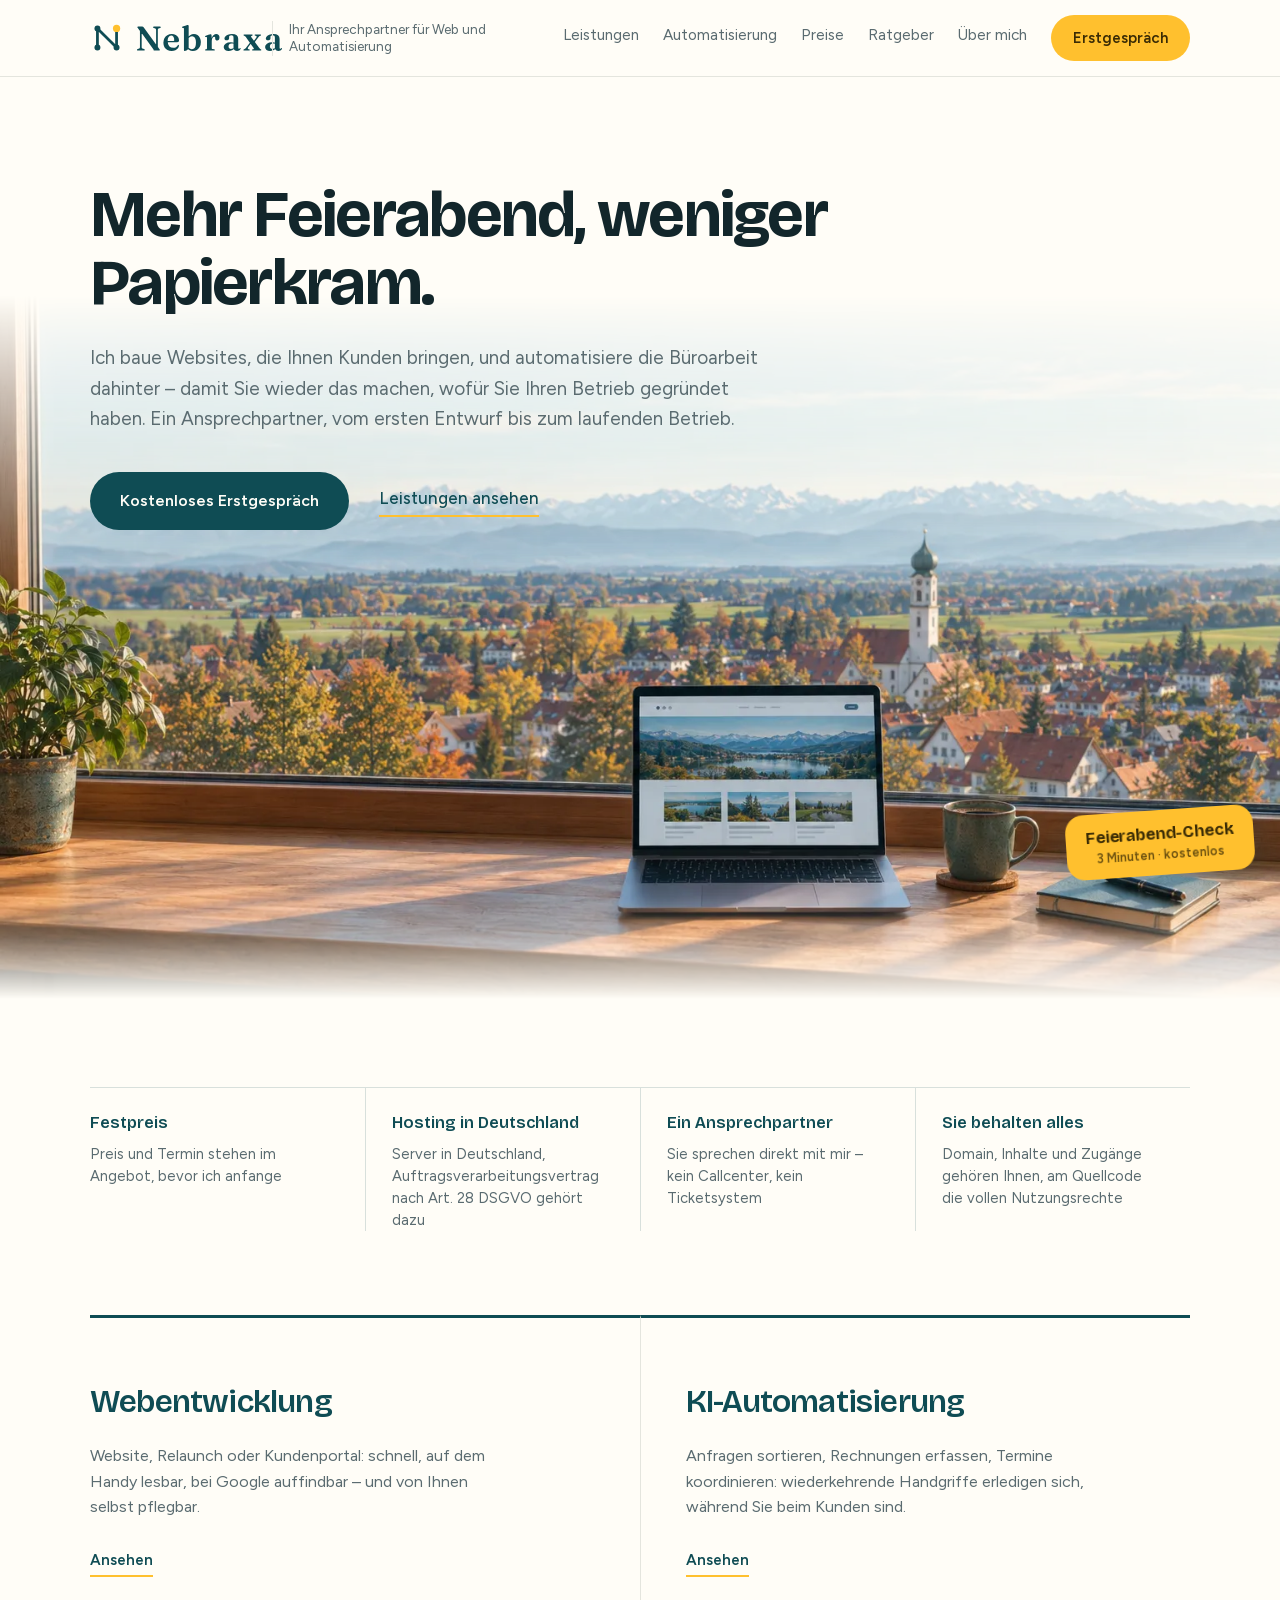
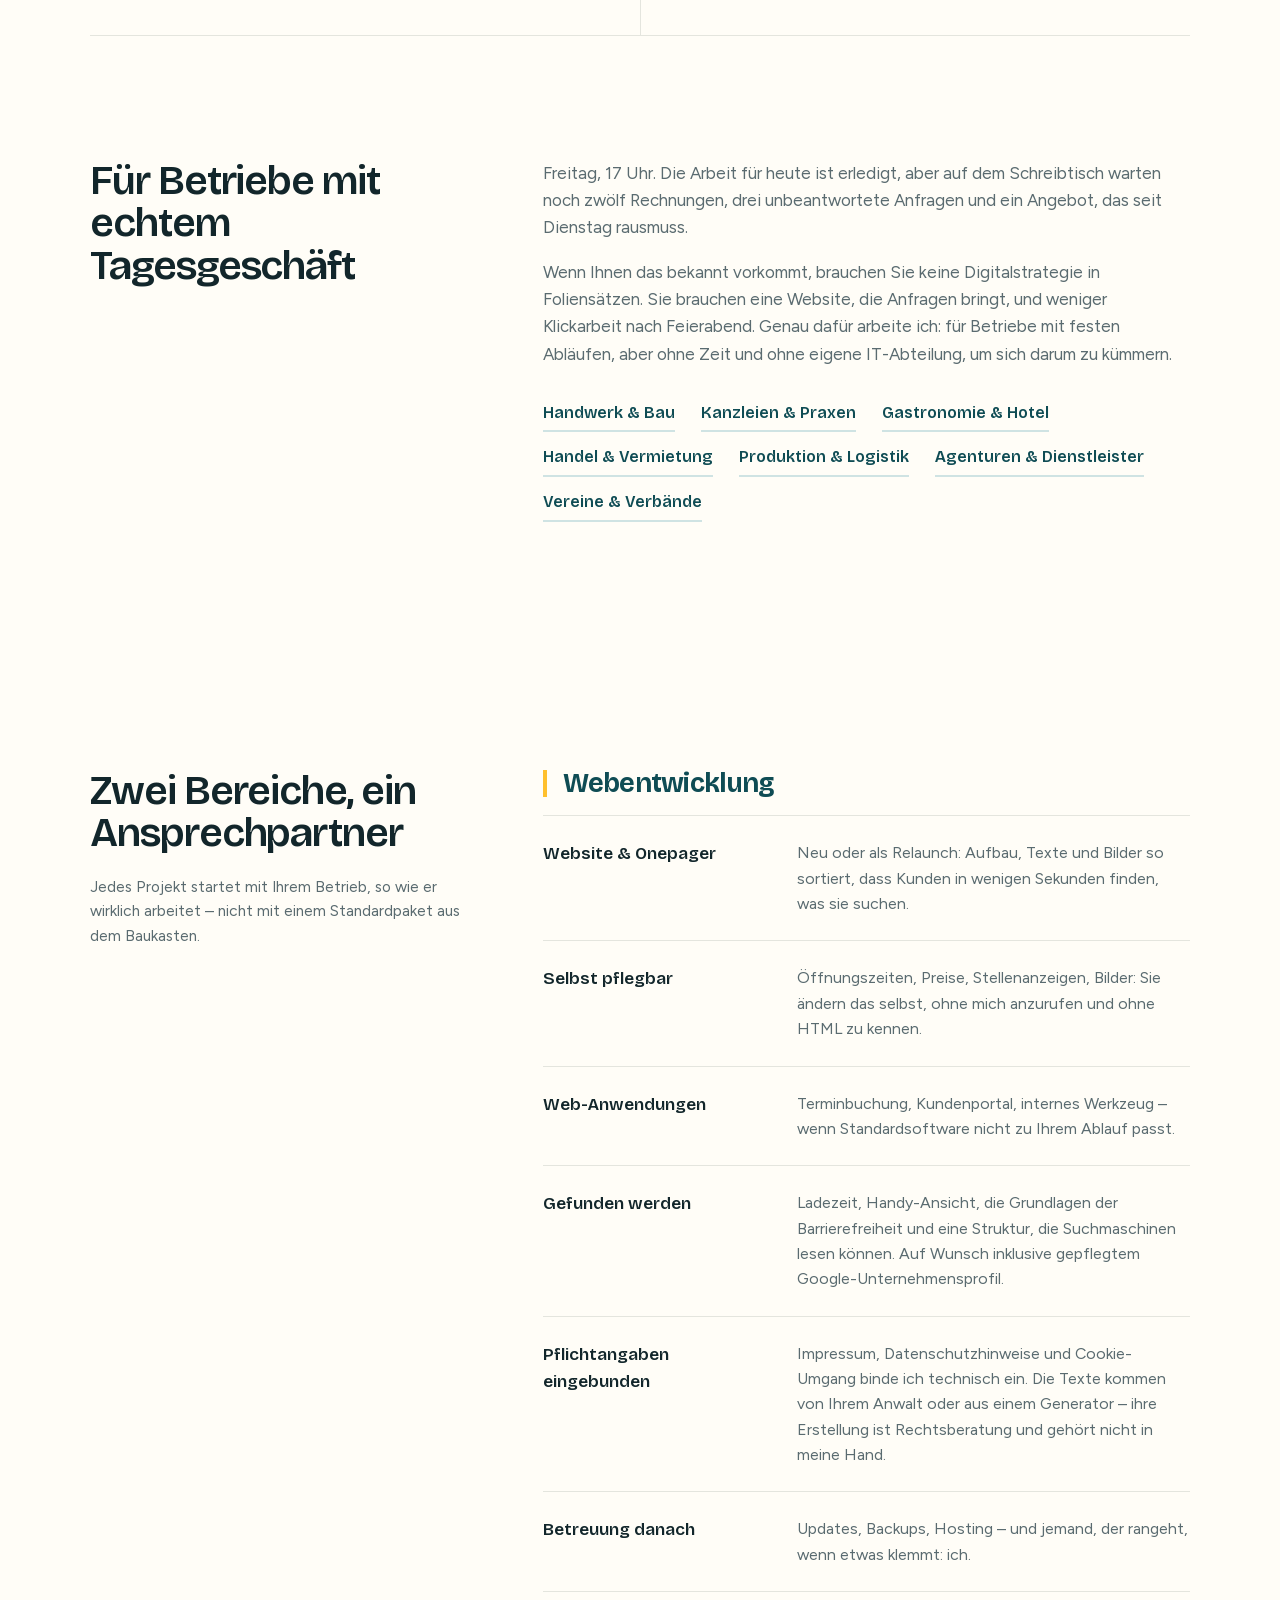
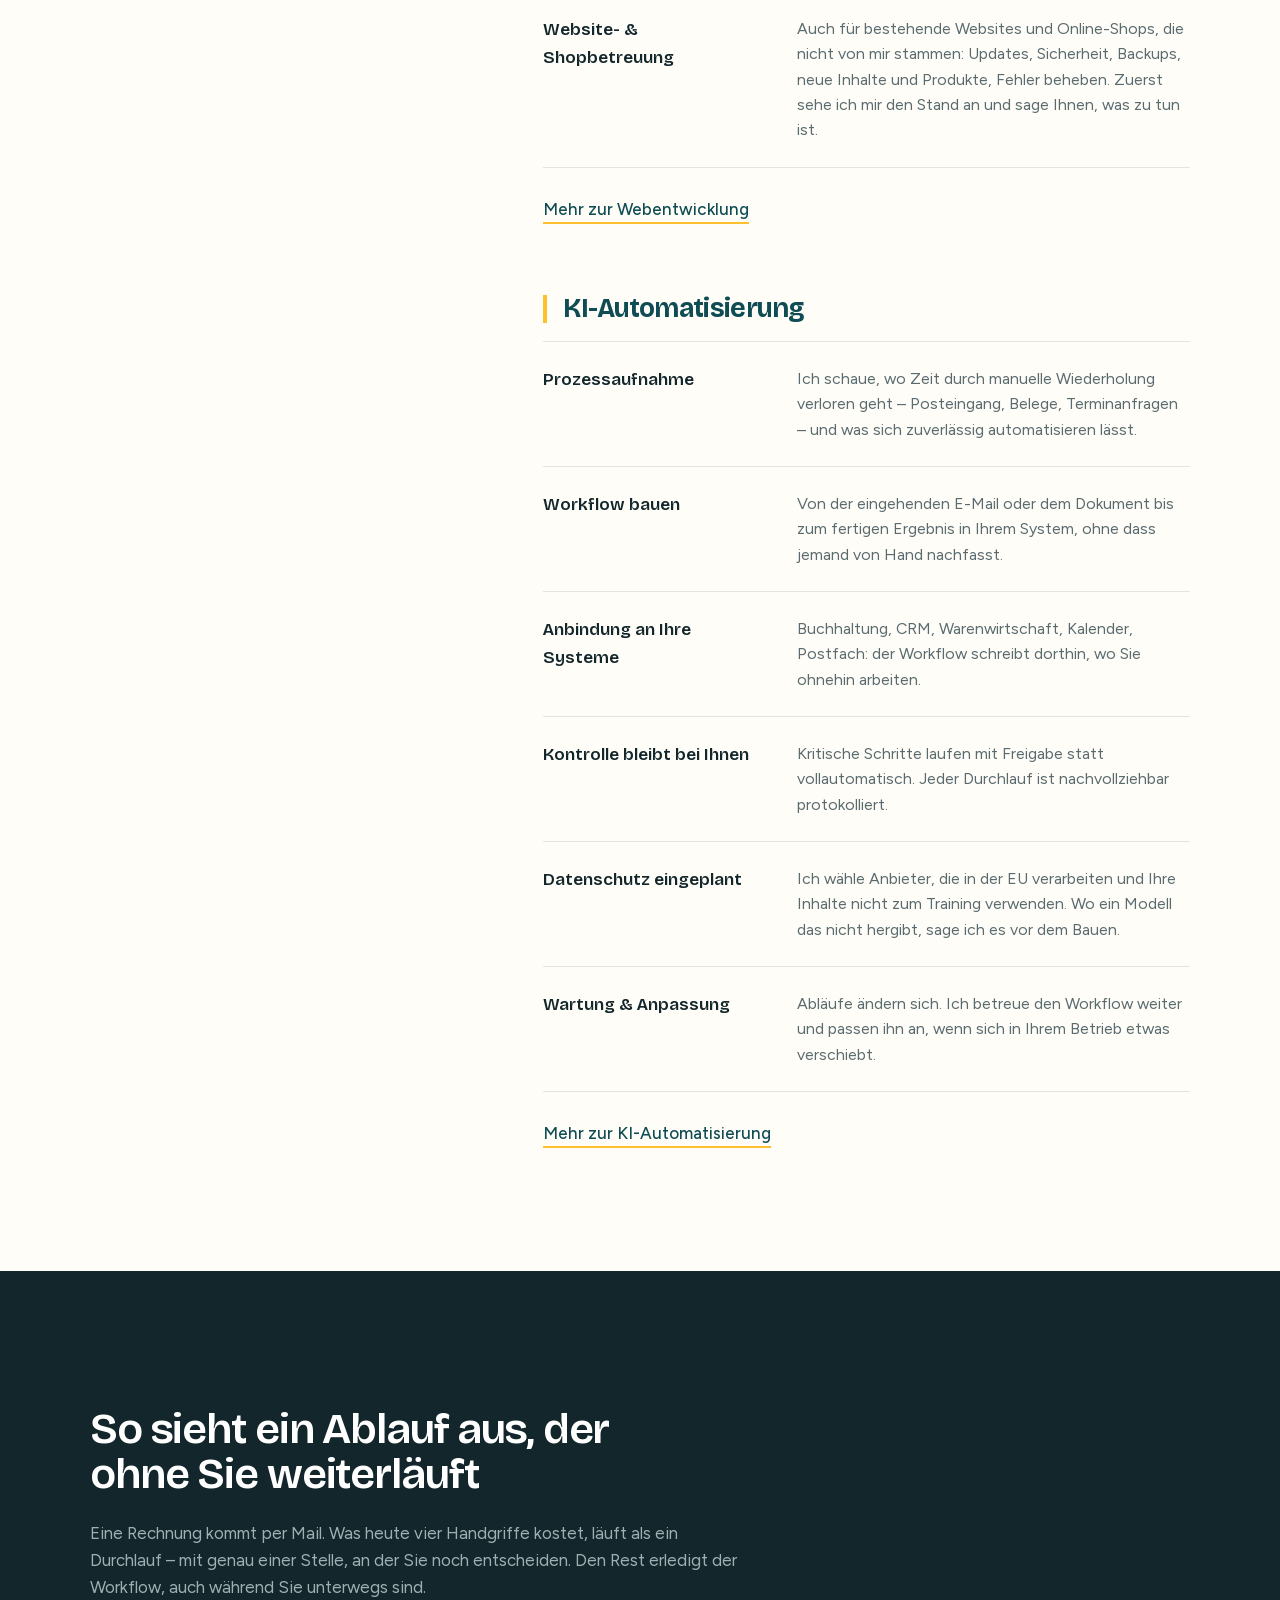
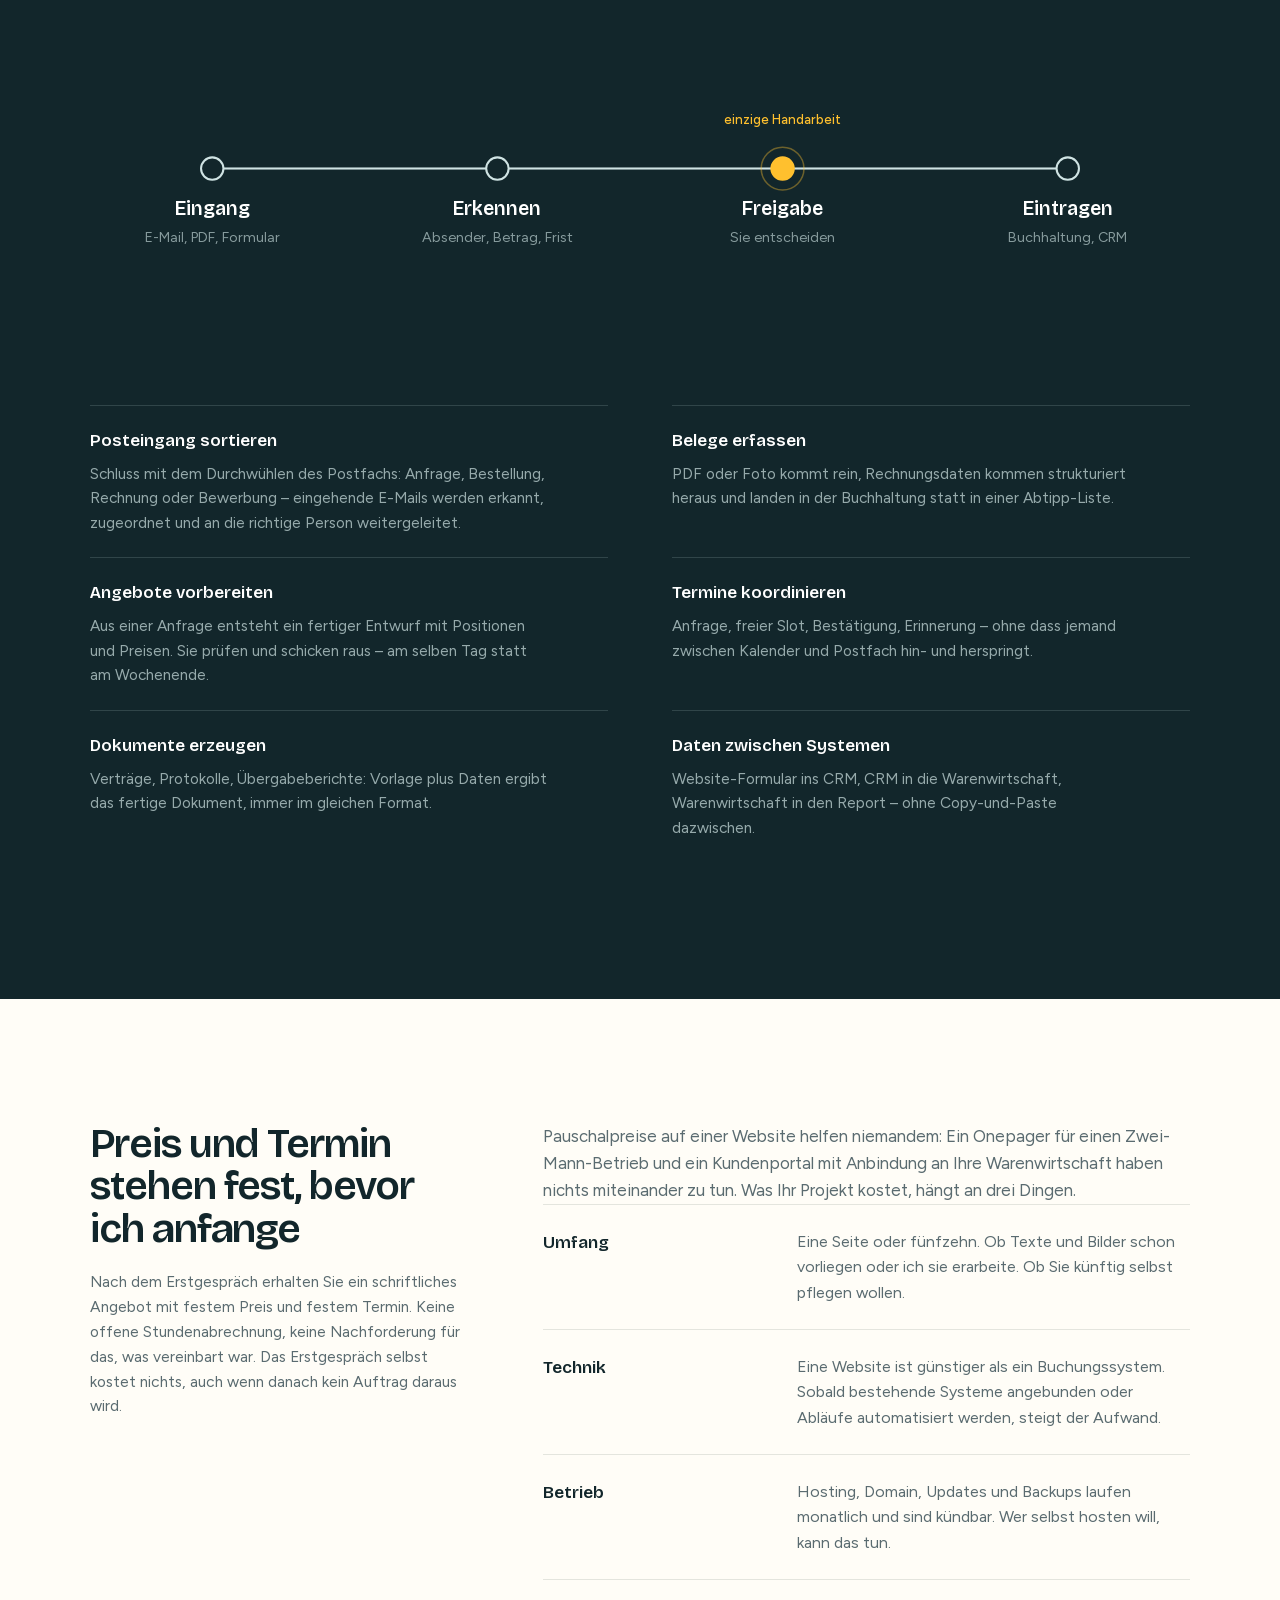
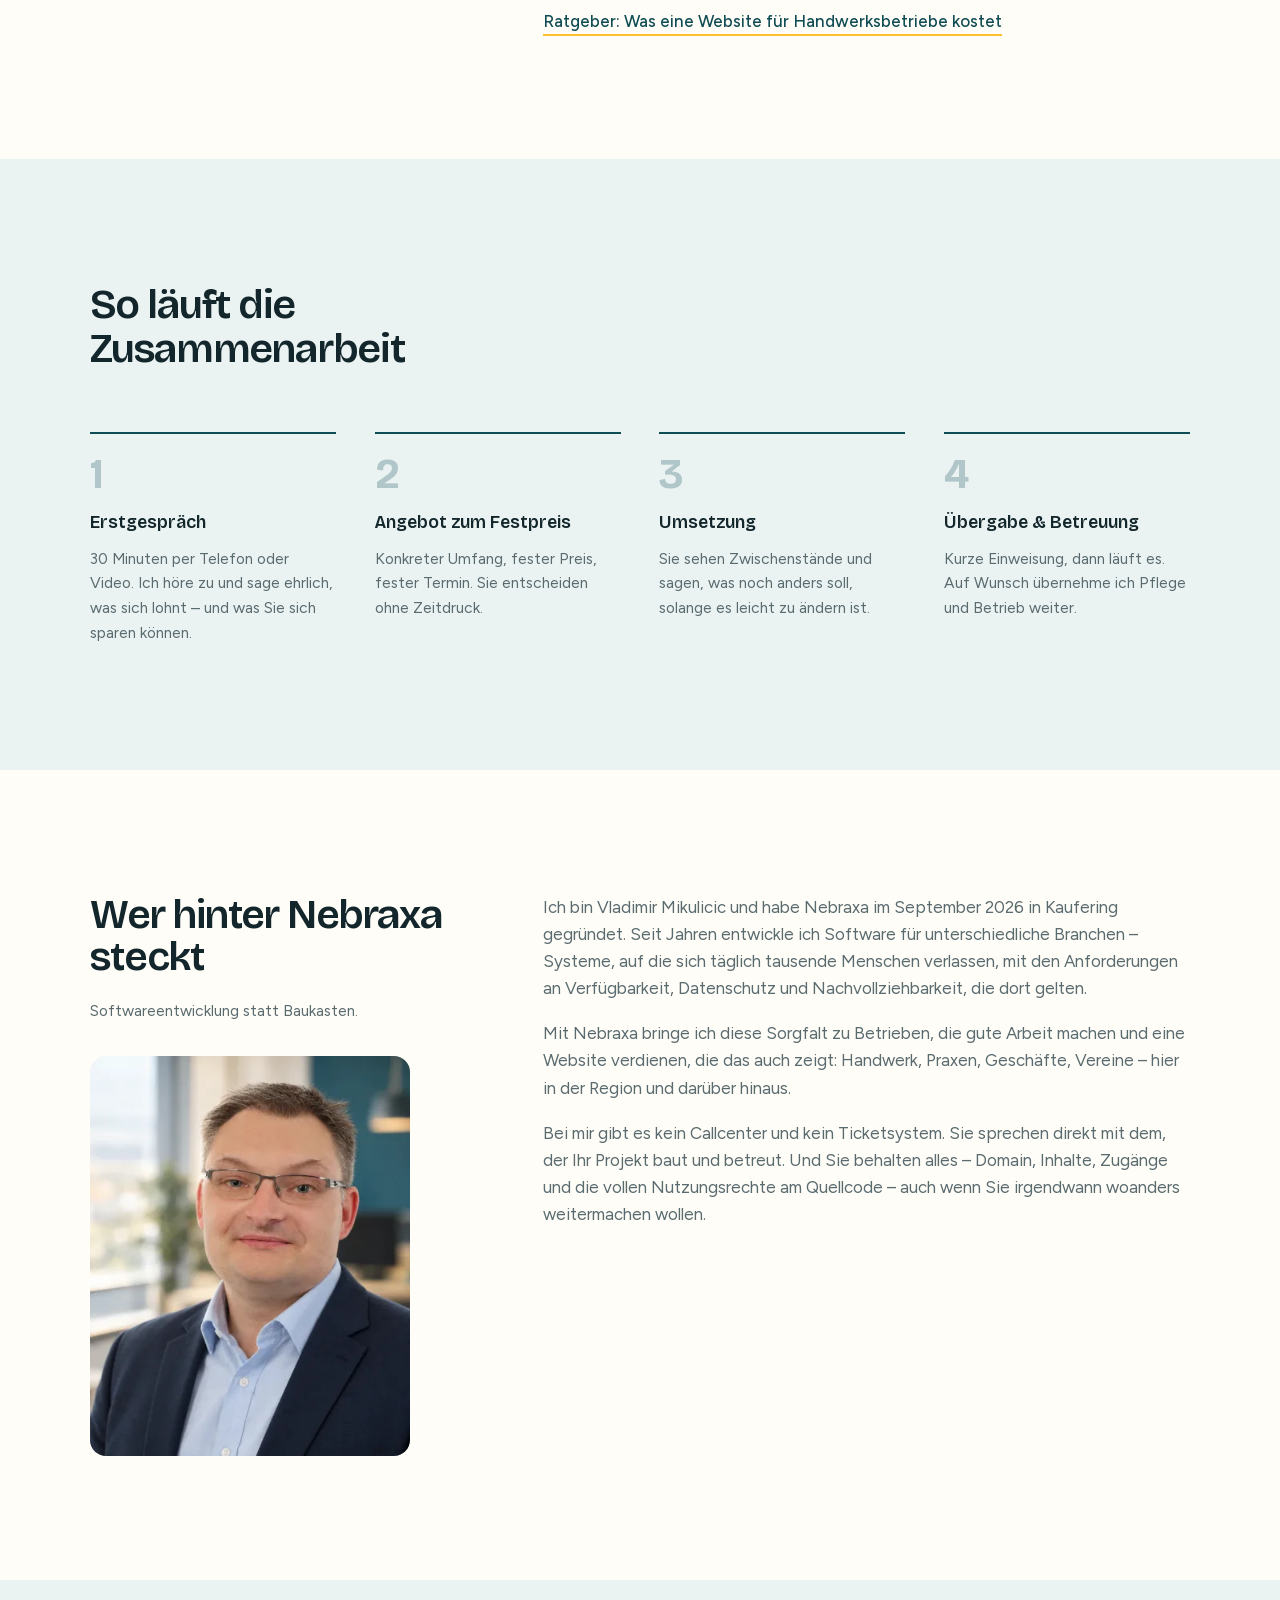
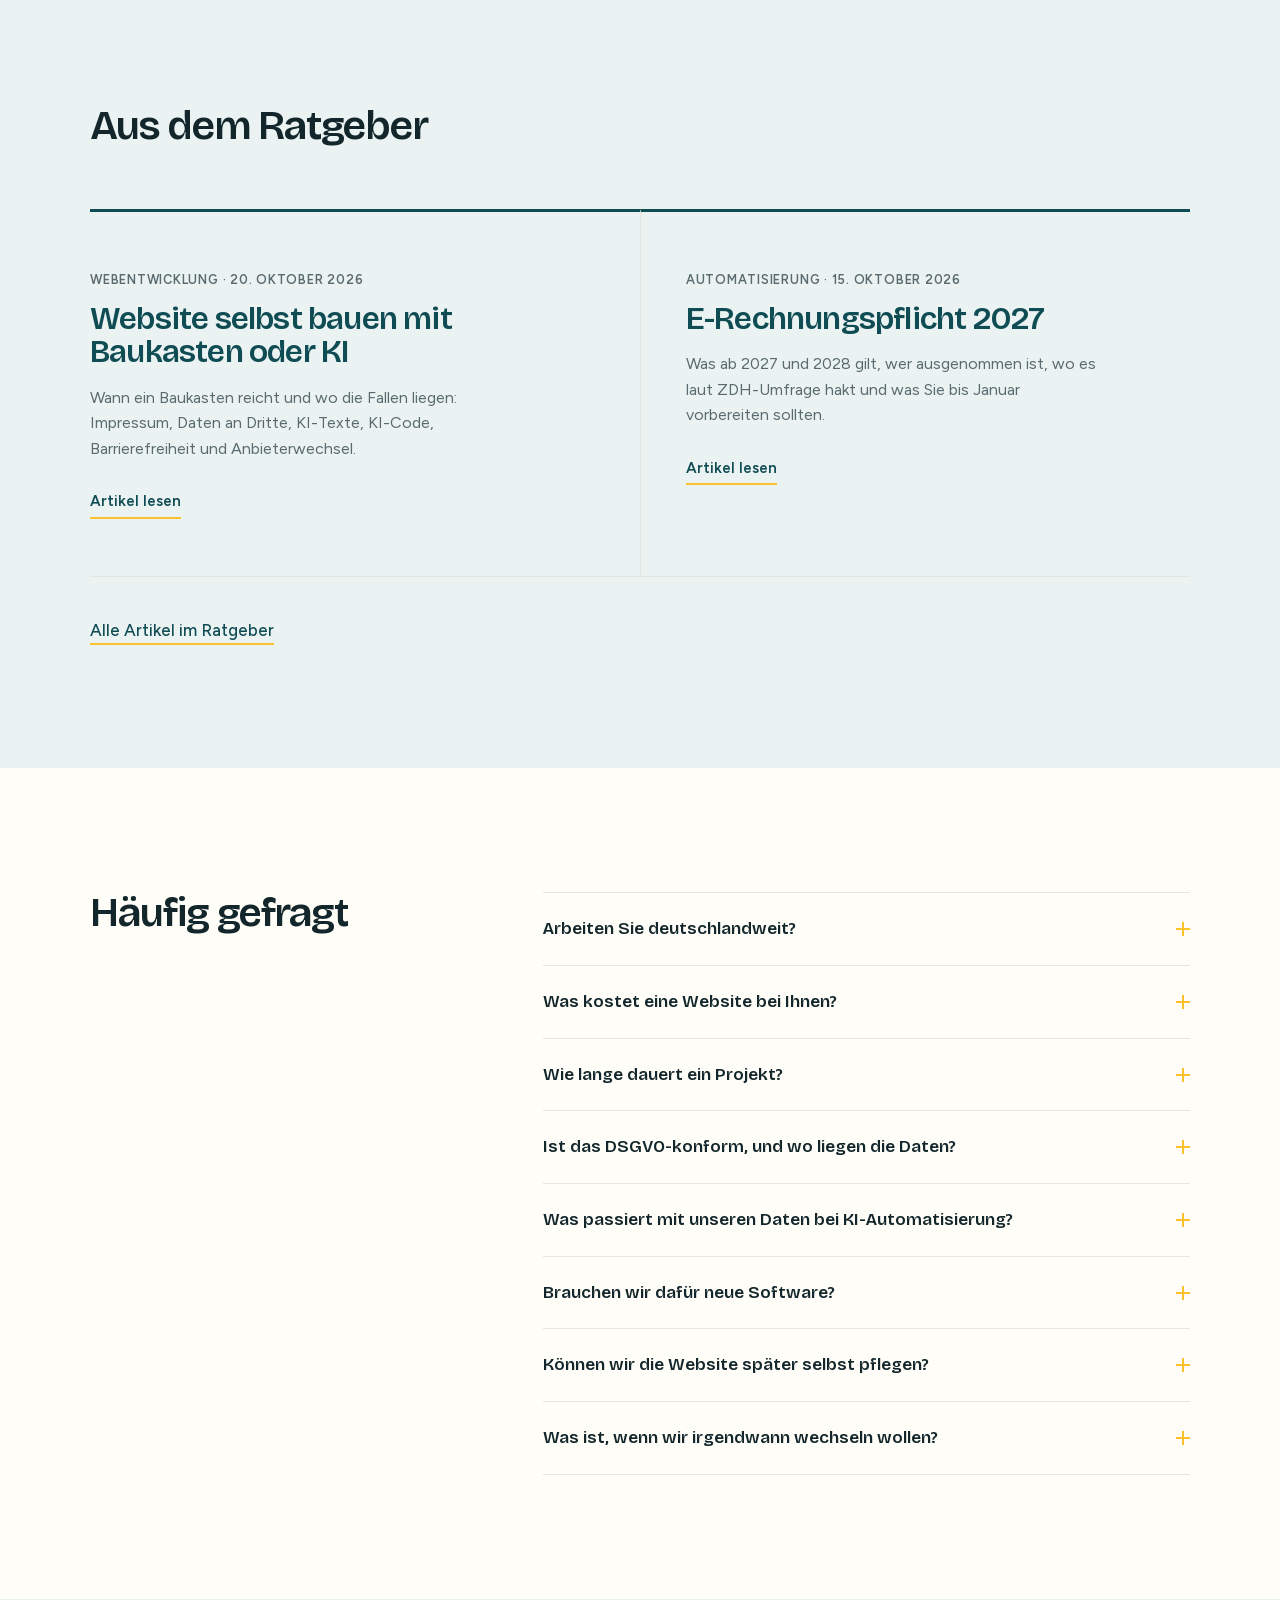
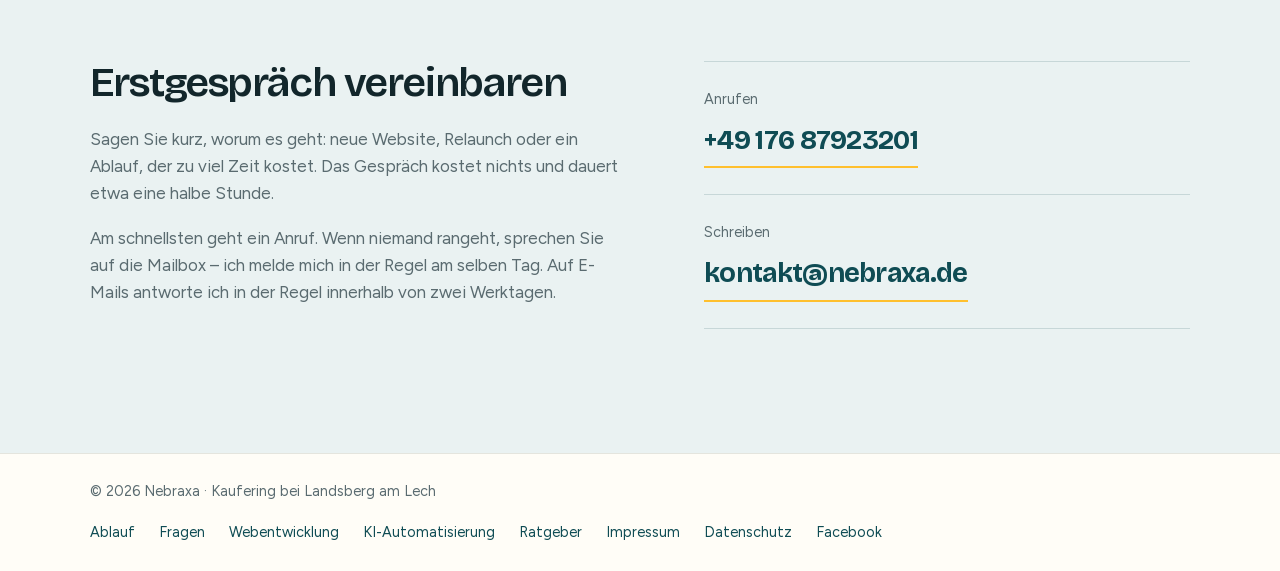
<file: index.html>
<!DOCTYPE html>
<html lang="de">
<head>
<meta charset="UTF-8">
<meta name="viewport" content="width=device-width, initial-scale=1.0">
<title>Webentwicklung &amp; KI-Automatisierung in Landsberg am Lech | Nebraxa</title>
<meta name="description" content="Websites, Web-Anwendungen und KI-Automatisierung für kleine und mittlere Unternehmen, aus Kaufering bei Landsberg am Lech. Festpreis, Hosting in Deutschland.">
<link rel="canonical" href="https://nebraxa.de/">
<link rel="icon" href="favicon.svg" type="image/svg+xml">

<meta property="og:type" content="website">
<meta property="og:site_name" content="Nebraxa">
<meta property="og:locale" content="de_DE">
<meta property="og:url" content="https://nebraxa.de/">
<meta property="og:title" content="Nebraxa – Webentwicklung und KI-Automatisierung in Landsberg am Lech">
<meta property="og:description" content="Websites, Web-Anwendungen und automatisierte Abläufe für kleine und mittlere Unternehmen. Festpreis, Hosting in Deutschland, ein Ansprechpartner.">
<meta property="og:image" content="https://nebraxa.de/og-image.png">
<meta property="og:image:width" content="1200">
<meta property="og:image:height" content="630">
<meta property="og:image:alt" content="Nebraxa – Ihr Ansprechpartner für Web und Automatisierung">
<meta name="twitter:card" content="summary_large_image">

<link rel="preload" href="fonts/bricolage-grotesque-latin-4efd1a.woff2" as="font" type="font/woff2" crossorigin>
<link rel="preload" href="fonts/figtree-latin-7073ac.woff2" as="font" type="font/woff2" crossorigin>
<link rel="stylesheet" href="styles.css">

<script>
/* Blendet Abschnitte beim ersten Runterscrollen ein. Jedes Element wird
   nach dem Ausloesen abgemeldet, beim Hochscrollen passiert also nichts
   mehr. Die Klasse js-reveal wird hier im head gesetzt, damit nichts
   kurz sichtbar aufblitzt, und bei jedem Fehler wieder entfernt - dann
   ist die Seite ohne Effekte, aber vollstaendig sichtbar. */
(function () {
  var REVEAL = '.door, .rail-head > *, .rail-body > .lead, .tags li,'
    + ' .lane-name, .rows dt, .rows dd, .dark-head, .dark-lead, .flow,'
    + ' .dark-rows .row, .wide-head, .steps li, .faq details, .closing h2,'
    + ' .closing .lead, .reach a';

  var root = document.documentElement;
  if (!('IntersectionObserver' in window)) { return; }
  if (window.matchMedia('(prefers-reduced-motion: reduce)').matches) { return; }

  root.classList.add('js-reveal');

  document.addEventListener('DOMContentLoaded', function () {
    try {
      var revealed = 0;

      var observer = new IntersectionObserver(function (entries) {
        entries.forEach(function (entry) {
          if (!entry.isIntersecting) { return; }
          entry.target.classList.add('is-in');
          observer.unobserve(entry.target);
          revealed++;
        });
      }, { rootMargin: '0px 0px -8% 0px' });

      document.querySelectorAll(REVEAL).forEach(function (el) {
        observer.observe(el);
      });

      /* Sicherheitsnetz: was im Blickfeld liegt, muss sofort ausloesen.
         Ist nach drei Sekunden nichts passiert, arbeitet der Observer
         nicht - dann lieber ohne Effekt als mit unsichtbarem Inhalt. */
      window.setTimeout(function () {
        if (revealed === 0) { root.classList.remove('js-reveal'); }
      }, 3000);
    } catch (e) {
      root.classList.remove('js-reveal');
    }
  });
})();
</script>

<script type="application/ld+json">
{
  "@context": "https://schema.org",
  "@type": "ProfessionalService",
  "@id": "https://nebraxa.de/#organisation",
  "name": "Nebraxa",
  "slogan": "Ihr Ansprechpartner für Web und Automatisierung",
  "url": "https://nebraxa.de/",
  "sameAs": ["https://www.facebook.com/nebraxa"],
  "logo": "https://nebraxa.de/logo.svg",
  "description": "Webentwicklung, Web-Anwendungen und KI-Automatisierung für kleine und mittlere Unternehmen.",
  "image": "https://nebraxa.de/og-image.png",
  "telephone": "+4917687923201",
  "email": "kontakt@nebraxa.de",
  "address": {
    "@type": "PostalAddress",
    "streetAddress": "Thomas-Morus-Str. 12d",
    "postalCode": "86916",
    "addressLocality": "Kaufering",
    "addressRegion": "Bayern",
    "addressCountry": "DE"
  },
  "founder": {
    "@type": "Person",
    "name": "Vladimir Mikulicic",
    "image": "https://nebraxa.de/vladimir-800.webp"
  },
  "openingHoursSpecification": {
    "@type": "OpeningHoursSpecification",
    "dayOfWeek": ["Monday", "Tuesday", "Wednesday", "Thursday", "Friday"],
    "opens": "09:00",
    "closes": "18:00"
  },
  "areaServed": [
    {"@type": "City", "name": "Landsberg am Lech"},
    {"@type": "City", "name": "München"},
    {"@type": "AdministrativeArea", "name": "Landkreis Landsberg am Lech"},
    {"@type": "Country", "name": "Deutschland"}
  ],
  "availableLanguage": "de",
  "knowsAbout": [
    "Webentwicklung",
    "Web-Anwendungen",
    "Prozessautomatisierung",
    "KI-Automatisierung",
    "Hosting und Wartung",
    "Website- und Shopbetreuung"
  ]
}
</script>
</head>
<body>

<a href="#inhalt" class="skip-link">Zum Inhalt springen</a>

<header>
  <div class="bar">
    <a href="#" class="mark">
      <svg width="26" height="26" viewBox="0 0 32 32" fill="none" aria-hidden="true">
        <path d="M7 25V7l18 18V7" stroke="#0F4C54" stroke-width="2.6" stroke-linecap="round" stroke-linejoin="round"/>
        <circle cx="7" cy="25" r="2.8" fill="#0F4C54"/>
        <circle cx="7" cy="7" r="2.8" fill="#0F4C54"/>
        <circle cx="25" cy="25" r="2.8" fill="#0F4C54"/>
        <circle cx="25" cy="7" r="3.4" fill="#FFC02E"/>
      </svg>
      <img src="wordmark.svg" alt="Nebraxa" class="wordmark" width="117" height="21">
    </a>
    <p class="claim">Ihr Ansprechpartner für Web und Automatisierung</p>
    <nav class="bar-nav">
      <a href="#leistungen">Leistungen</a>
      <a href="#automatisierung">Automatisierung</a>
      <a href="#preise">Preise</a>
      <a href="ratgeber.html">Ratgeber</a>
      <a href="#warum">Über mich</a>
    </nav>
    <a href="#kontakt" class="act">Erstgespräch</a>
    <details class="menu">
      <summary aria-label="Menü öffnen">
        <svg width="22" height="22" viewBox="0 0 24 24" fill="none" aria-hidden="true">
          <path d="M4 8h16M4 16h16" stroke="#0F4C54" stroke-width="1.9" stroke-linecap="round"/>
        </svg>
      </summary>
      <nav class="menu-panel">
        <a href="#leistungen">Leistungen</a>
        <a href="#automatisierung">Automatisierung</a>
        <a href="#preise">Preise</a>
        <a href="#ablauf">Ablauf</a>
        <a href="ratgeber.html">Ratgeber</a>
        <a href="#warum">Über mich</a>
        <a href="#fragen">Fragen</a>
      </nav>
    </details>
  </div>
</header>

<main id="inhalt">

<section class="opening">
  <div class="shell">
    <h1>Mehr Feierabend, weniger Papierkram.</h1>
    <p class="opening-lead">Ich baue Websites, die Ihnen Kunden bringen, und automatisiere die Büroarbeit dahinter – damit Sie wieder das machen, wofür Sie Ihren Betrieb gegründet haben. Ein Ansprechpartner, vom ersten Entwurf bis zum laufenden Betrieb.</p>
    <div class="opening-act">
      <a href="#kontakt" class="btn">Kostenloses Erstgespräch</a>
      <a href="#leistungen" class="lnk">Leistungen ansehen</a>
    </div>
  </div>
  <img class="opening-band" src="panorama-1536.webp" srcset="panorama-768.webp 768w, panorama-1536.webp 1536w" sizes="100vw" width="1536" height="1024" alt="">
  <div class="shell">
    <ul class="proof">
      <li><b>Festpreis</b><span>Preis und Termin stehen im Angebot, bevor ich anfange</span></li>
      <li><b>Hosting in Deutschland</b><span>Server in Deutschland, Auftragsverarbeitungsvertrag nach Art. 28 DSGVO gehört dazu</span></li>
      <li><b>Ein Ansprechpartner</b><span>Sie sprechen direkt mit mir – kein Callcenter, kein Ticketsystem</span></li>
      <li><b>Sie behalten alles</b><span>Domain, Inhalte und Zugänge gehören Ihnen, am Quellcode die vollen Nutzungsrechte</span></li>
    </ul>
  </div>
</section>

<section class="doors-band" aria-label="Die zwei Bereiche">
  <div class="shell doors">
    <a href="#web" class="door">
      <span class="door-name">Webentwicklung</span>
      <span class="door-text">Website, Relaunch oder Kundenportal: schnell, auf dem Handy lesbar, bei Google auffindbar – und von Ihnen selbst pflegbar.</span>
      <span class="door-go">Ansehen</span>
    </a>
    <a href="#automatisierung" class="door">
      <span class="door-name">KI-Automatisierung</span>
      <span class="door-text">Anfragen sortieren, Rechnungen erfassen, Termine koordinieren: wiederkehrende Handgriffe erledigen sich, während Sie beim Kunden sind.</span>
      <span class="door-go">Ansehen</span>
    </a>
  </div>
</section>

<section class="block">
  <div class="shell rail">
    <div class="rail-head">
      <h2>Für Betriebe mit echtem Tagesgeschäft</h2>
    </div>
    <div class="rail-body">
      <p class="lead">Freitag, 17 Uhr. Die Arbeit für heute ist erledigt, aber auf dem Schreibtisch warten noch zwölf Rechnungen, drei unbeantwortete Anfragen und ein Angebot, das seit Dienstag rausmuss.</p>
      <p class="lead">Wenn Ihnen das bekannt vorkommt, brauchen Sie keine Digitalstrategie in Foliensätzen. Sie brauchen eine Website, die Anfragen bringt, und weniger Klickarbeit nach Feierabend. Genau dafür arbeite ich: für Betriebe mit festen Abläufen, aber ohne Zeit und ohne eigene IT-Abteilung, um sich darum zu kümmern.</p>
      <ul class="tags">
        <li>Handwerk &amp; Bau</li>
        <li>Kanzleien &amp; Praxen</li>
        <li>Gastronomie &amp; Hotel</li>
        <li>Handel &amp; Vermietung</li>
        <li>Produktion &amp; Logistik</li>
        <li>Agenturen &amp; Dienstleister</li>
        <li>Vereine &amp; Verbände</li>
      </ul>
    </div>
  </div>
</section>

<section class="block" id="leistungen">
  <div class="shell rail">
    <div class="rail-head">
      <h2>Zwei Bereiche, ein Ansprechpartner</h2>
      <p class="rail-note">Jedes Projekt startet mit Ihrem Betrieb, so wie er wirklich arbeitet – nicht mit einem Standardpaket aus dem Baukasten.</p>
    </div>
    <div class="rail-body">

      <h3 class="lane-name" id="web">Webentwicklung</h3>
      <dl class="rows">
        <div class="row">
          <dt>Website &amp; Onepager</dt>
          <dd>Neu oder als Relaunch: Aufbau, Texte und Bilder so sortiert, dass Kunden in wenigen Sekunden finden, was sie suchen.</dd>
        </div>
        <div class="row">
          <dt>Selbst pflegbar</dt>
          <dd>Öffnungszeiten, Preise, Stellenanzeigen, Bilder: Sie ändern das selbst, ohne mich anzurufen und ohne HTML zu kennen.</dd>
        </div>
        <div class="row">
          <dt>Web-Anwendungen</dt>
          <dd>Terminbuchung, Kundenportal, internes Werkzeug – wenn Standardsoftware nicht zu Ihrem Ablauf passt.</dd>
        </div>
        <div class="row">
          <dt>Gefunden werden</dt>
          <dd>Ladezeit, Handy-Ansicht, die Grundlagen der Barrierefreiheit und eine Struktur, die Suchmaschinen lesen können. Auf Wunsch inklusive gepflegtem Google-Unternehmensprofil.</dd>
        </div>
        <div class="row">
          <dt>Pflichtangaben eingebunden</dt>
          <dd>Impressum, Datenschutzhinweise und Cookie-Umgang binde ich technisch ein. Die Texte kommen von Ihrem Anwalt oder aus einem Generator – ihre Erstellung ist Rechtsberatung und gehört nicht in meine Hand.</dd>
        </div>
        <div class="row">
          <dt>Betreuung danach</dt>
          <dd>Updates, Backups, Hosting – und jemand, der rangeht, wenn etwas klemmt: ich.</dd>
        </div>
        <div class="row">
          <dt>Website- &amp; Shopbetreuung</dt>
          <dd>Auch für bestehende Websites und Online-Shops, die nicht von mir stammen: Updates, Sicherheit, Backups, neue Inhalte und Produkte, Fehler beheben. Zuerst sehe ich mir den Stand an und sage Ihnen, was zu tun ist.</dd>
        </div>
      </dl>
      <p><a href="webentwicklung.html" class="lnk">Mehr zur Webentwicklung</a></p>

      <h3 class="lane-name">KI-Automatisierung</h3>
      <dl class="rows">
        <div class="row">
          <dt>Prozessaufnahme</dt>
          <dd>Ich schaue, wo Zeit durch manuelle Wiederholung verloren geht – Posteingang, Belege, Terminanfragen – und was sich zuverlässig automatisieren lässt.</dd>
        </div>
        <div class="row">
          <dt>Workflow bauen</dt>
          <dd>Von der eingehenden E-Mail oder dem Dokument bis zum fertigen Ergebnis in Ihrem System, ohne dass jemand von Hand nachfasst.</dd>
        </div>
        <div class="row">
          <dt>Anbindung an Ihre Systeme</dt>
          <dd>Buchhaltung, CRM, Warenwirtschaft, Kalender, Postfach: der Workflow schreibt dorthin, wo Sie ohnehin arbeiten.</dd>
        </div>
        <div class="row">
          <dt>Kontrolle bleibt bei Ihnen</dt>
          <dd>Kritische Schritte laufen mit Freigabe statt vollautomatisch. Jeder Durchlauf ist nachvollziehbar protokolliert.</dd>
        </div>
        <div class="row">
          <dt>Datenschutz eingeplant</dt>
          <dd>Ich wähle Anbieter, die in der EU verarbeiten und Ihre Inhalte nicht zum Training verwenden. Wo ein Modell das nicht hergibt, sage ich es vor dem Bauen.</dd>
        </div>
        <div class="row">
          <dt>Wartung &amp; Anpassung</dt>
          <dd>Abläufe ändern sich. Ich betreue den Workflow weiter und passen ihn an, wenn sich in Ihrem Betrieb etwas verschiebt.</dd>
        </div>
      </dl>
      <p><a href="ki-automatisierung.html" class="lnk">Mehr zur KI-Automatisierung</a></p>

    </div>
  </div>
</section>

<section class="dark" id="automatisierung">
  <div class="shell">
    <h2 class="dark-head">So sieht ein Ablauf aus, der ohne Sie weiterläuft</h2>
    <p class="dark-lead">Eine Rechnung kommt per Mail. Was heute vier Handgriffe kostet, läuft als ein Durchlauf – mit genau einer Stelle, an der Sie noch entscheiden. Den Rest erledigt der Workflow, auch während Sie unterwegs sind.</p>

    <figure class="flow">
      <svg viewBox="0 0 1080 230" role="img" aria-labelledby="flow-title flow-desc">
        <title id="flow-title">Ablauf einer automatisierten Rechnungserfassung</title>
        <desc id="flow-desc">Vier Stationen: Eingang, Erkennen, Freigabe durch Sie, Eintragen in Ihr System. Nur die Freigabe erfordert eine Entscheidung.</desc>

        <line class="flow-rail" x1="120" y1="86" x2="960" y2="86"/>
        <line class="flow-rail flow-rail--draw" x1="120" y1="86" x2="960" y2="86"/>

        <g class="flow-stop">
          <circle cx="120" cy="86" r="11"/>
          <text x="120" y="132">Eingang</text>
          <text x="120" y="158" class="flow-sub">E-Mail, PDF, Formular</text>
        </g>
        <g class="flow-stop">
          <circle cx="400" cy="86" r="11"/>
          <text x="400" y="132">Erkennen</text>
          <text x="400" y="158" class="flow-sub">Absender, Betrag, Frist</text>
        </g>
        <g class="flow-stop flow-stop--you">
          <circle cx="680" cy="86" r="21" class="flow-halo"/>
          <circle cx="680" cy="86" r="11"/>
          <text x="680" y="132">Freigabe</text>
          <text x="680" y="158" class="flow-sub">Sie entscheiden</text>
          <text x="680" y="42" class="flow-flag">einzige Handarbeit</text>
        </g>
        <g class="flow-stop">
          <circle cx="960" cy="86" r="11"/>
          <text x="960" y="132">Eintragen</text>
          <text x="960" y="158" class="flow-sub">Buchhaltung, CRM</text>
        </g>
      </svg>
    </figure>

    <dl class="dark-rows">
      <div class="row">
        <dt>Posteingang sortieren</dt>
        <dd>Schluss mit dem Durchwühlen des Postfachs: Anfrage, Bestellung, Rechnung oder Bewerbung – eingehende E-Mails werden erkannt, zugeordnet und an die richtige Person weitergeleitet.</dd>
      </div>
      <div class="row">
        <dt>Belege erfassen</dt>
        <dd>PDF oder Foto kommt rein, Rechnungsdaten kommen strukturiert heraus und landen in der Buchhaltung statt in einer Abtipp-Liste.</dd>
      </div>
      <div class="row">
        <dt>Angebote vorbereiten</dt>
        <dd>Aus einer Anfrage entsteht ein fertiger Entwurf mit Positionen und Preisen. Sie prüfen und schicken raus – am selben Tag statt am Wochenende.</dd>
      </div>
      <div class="row">
        <dt>Termine koordinieren</dt>
        <dd>Anfrage, freier Slot, Bestätigung, Erinnerung – ohne dass jemand zwischen Kalender und Postfach hin- und herspringt.</dd>
      </div>
      <div class="row">
        <dt>Dokumente erzeugen</dt>
        <dd>Verträge, Protokolle, Übergabeberichte: Vorlage plus Daten ergibt das fertige Dokument, immer im gleichen Format.</dd>
      </div>
      <div class="row">
        <dt>Daten zwischen Systemen</dt>
        <dd>Website-Formular ins CRM, CRM in die Warenwirtschaft, Warenwirtschaft in den Report – ohne Copy-und-Paste dazwischen.</dd>
      </div>
    </dl>
  </div>
</section>

<section class="block" id="preise">
  <div class="shell rail">
    <div class="rail-head">
      <h2>Preis und Termin stehen fest, bevor ich anfange</h2>
      <p class="rail-note">Nach dem Erstgespräch erhalten Sie ein schriftliches Angebot mit festem Preis und festem Termin. Keine offene Stundenabrechnung, keine Nachforderung für das, was vereinbart war. Das Erstgespräch selbst kostet nichts, auch wenn danach kein Auftrag daraus wird.</p>
    </div>
    <div class="rail-body">
      <p class="lead">Pauschalpreise auf einer Website helfen niemandem: Ein Onepager für einen Zwei-Mann-Betrieb und ein Kundenportal mit Anbindung an Ihre Warenwirtschaft haben nichts miteinander zu tun. Was Ihr Projekt kostet, hängt an drei Dingen.</p>
      <dl class="rows">
        <div class="row">
          <dt>Umfang</dt>
          <dd>Eine Seite oder fünfzehn. Ob Texte und Bilder schon vorliegen oder ich sie erarbeite. Ob Sie künftig selbst pflegen wollen.</dd>
        </div>
        <div class="row">
          <dt>Technik</dt>
          <dd>Eine Website ist günstiger als ein Buchungssystem. Sobald bestehende Systeme angebunden oder Abläufe automatisiert werden, steigt der Aufwand.</dd>
        </div>
        <div class="row">
          <dt>Betrieb</dt>
          <dd>Hosting, Domain, Updates und Backups laufen monatlich und sind kündbar. Wer selbst hosten will, kann das tun.</dd>
        </div>
      </dl>
      <p><a href="website-kosten-handwerk.html" class="lnk">Ratgeber: Was eine Website für Handwerksbetriebe kostet</a></p>
    </div>
  </div>
</section>

<section class="block block--tint" id="ablauf">
  <div class="shell">
    <h2 class="wide-head">So läuft die Zusammenarbeit</h2>
    <ol class="steps">
      <li>
        <span class="step-no">1</span>
        <span class="step-name">Erstgespräch</span>
        <span class="step-text">30 Minuten per Telefon oder Video. Ich höre zu und sage ehrlich, was sich lohnt – und was Sie sich sparen können.</span>
      </li>
      <li>
        <span class="step-no">2</span>
        <span class="step-name">Angebot zum Festpreis</span>
        <span class="step-text">Konkreter Umfang, fester Preis, fester Termin. Sie entscheiden ohne Zeitdruck.</span>
      </li>
      <li>
        <span class="step-no">3</span>
        <span class="step-name">Umsetzung</span>
        <span class="step-text">Sie sehen Zwischenstände und sagen, was noch anders soll, solange es leicht zu ändern ist.</span>
      </li>
      <li>
        <span class="step-no">4</span>
        <span class="step-name">Übergabe &amp; Betreuung</span>
        <span class="step-text">Kurze Einweisung, dann läuft es. Auf Wunsch übernehme ich Pflege und Betrieb weiter.</span>
      </li>
    </ol>
  </div>
</section>

<section class="block" id="warum">
  <div class="shell rail">
    <div class="rail-head">
      <h2>Wer hinter Nebraxa steckt</h2>
      <p class="rail-note">Softwareentwicklung statt Baukasten.</p>
      <img class="portrait" src="vladimir-400.webp" srcset="vladimir-400.webp 400w, vladimir-800.webp 800w" sizes="(max-width:900px) 280px, 320px" width="400" height="500" loading="lazy" alt="Vladimir Mikulicic, Gründer von Nebraxa">
    </div>
    <div class="rail-body">
      <p class="lead">Ich bin Vladimir Mikulicic und habe Nebraxa im September 2026 in Kaufering gegründet. Seit Jahren entwickle ich Software für unterschiedliche Branchen – Systeme, auf die sich täglich tausende Menschen verlassen, mit den Anforderungen an Verfügbarkeit, Datenschutz und Nachvollziehbarkeit, die dort gelten.</p>
      <p class="lead">Mit Nebraxa bringe ich diese Sorgfalt zu Betrieben, die gute Arbeit machen und eine Website verdienen, die das auch zeigt: Handwerk, Praxen, Geschäfte, Vereine – hier in der Region und darüber hinaus.</p>
      <p class="lead">Bei mir gibt es kein Callcenter und kein Ticketsystem. Sie sprechen direkt mit dem, der Ihr Projekt baut und betreut. Und Sie behalten alles – Domain, Inhalte, Zugänge und die vollen Nutzungsrechte am Quellcode – auch wenn Sie irgendwann woanders weitermachen wollen.</p>
    </div>
  </div>
</section>

<section class="block block--tint" id="ratgeber">
  <div class="shell">
    <h2 class="wide-head">Aus dem Ratgeber</h2>
    <div class="doors">
      <a href="website-selbst-bauen-baukasten-ki.html" class="door">
        <span class="door-meta">Webentwicklung · 20. Oktober 2026</span>
        <h3 class="door-name">Website selbst bauen mit Baukasten oder KI</h3>
        <span class="door-text">Wann ein Baukasten reicht und wo die Fallen liegen: Impressum, Daten an Dritte, KI-Texte, KI-Code, Barrierefreiheit und Anbieterwechsel.</span>
        <span class="door-go">Artikel lesen</span>
      </a>
      <a href="e-rechnung-pflicht-2027.html" class="door">
        <span class="door-meta">Automatisierung · 15. Oktober 2026</span>
        <h3 class="door-name">E-Rechnungspflicht 2027</h3>
        <span class="door-text">Was ab 2027 und 2028 gilt, wer ausgenommen ist, wo es laut ZDH-Umfrage hakt und was Sie bis Januar vorbereiten sollten.</span>
        <span class="door-go">Artikel lesen</span>
      </a>
    </div>
    <p><a href="ratgeber.html" class="lnk">Alle Artikel im Ratgeber</a></p>
  </div>
</section>

<section class="block" id="fragen">
  <div class="shell rail">
    <div class="rail-head">
      <h2>Häufig gefragt</h2>
    </div>
    <div class="rail-body">
      <div class="faq">
        <details>
          <summary>Arbeiten Sie deutschlandweit?</summary>
          <p>Ja. Mein Sitz ist Kaufering bei Landsberg am Lech, Abstimmung läuft per Telefon, Video und E-Mail, Zwischenstände sehen Sie jederzeit im Browser. Für die Zusammenarbeit spielt es keine Rolle, wo Ihr Betrieb sitzt – im Angebot stehen deshalb auch keine Reisekosten.</p>
        </details>
        <details>
          <summary>Was kostet eine Website bei Ihnen?</summary>
          <p>Das hängt an Umfang, Technik und Betrieb. Statt eines Paketpreises, der ohnehin nicht passt, bekommen Sie nach dem Erstgespräch ein schriftliches Angebot mit festem Preis und festem Termin. Das Erstgespräch kostet nichts und verpflichtet zu nichts.</p>
        </details>
        <details>
          <summary>Wie lange dauert ein Projekt?</summary>
          <p>Eine überschaubare Website liegt in der Regel bei wenigen Wochen, gerechnet ab dem Zeitpunkt, an dem Texte und Bilder vorliegen. Web-Anwendungen und Automatisierungen brauchen je nach Umfang länger. Den verbindlichen Termin nenne ich im Angebot, nicht vorher.</p>
        </details>
        <details>
          <summary>Ist das DSGVO-konform, und wo liegen die Daten?</summary>
          <p>Hosting in Deutschland, Schriften und Skripte vom eigenen Server statt von fremden CDNs, keine Analyse- oder Werbedienste ohne Ihre ausdrückliche Entscheidung. Die Pflichtangaben – Impressum, Datenschutzhinweise, Cookie-Umgang – binde ich technisch ein; die Texte kommen von Ihrem Anwalt oder aus einem Generator, weil deren Erstellung Rechtsberatung ist. Einen Auftragsverarbeitungsvertrag nach Art. 28 DSGVO schließe ich mit ab, sobald ich für Sie hoste oder Daten verarbeite.</p>
        </details>
        <details>
          <summary>Was passiert mit unseren Daten bei KI-Automatisierung?</summary>
          <p>Ich wähle Anbieter, die in der EU verarbeiten und Ihre Inhalte nicht zum Training verwenden. Wo ein Modell das nicht hergibt, sage ich es vor dem Bauen, und Sie entscheiden. Welche Daten welchen Weg nehmen, halte ich schriftlich fest. Kritische Schritte laufen mit Freigabe statt vollautomatisch, und jeder Durchlauf ist protokolliert und nachvollziehbar.</p>
        </details>
        <details>
          <summary>Brauchen wir dafür neue Software?</summary>
          <p>In der Regel nicht. Automatisierung setzt auf den Systemen auf, die Sie schon nutzen – Postfach, Kalender, Buchhaltung, CRM, Warenwirtschaft. Einen Systemwechsel schlage ich nur vor, wenn er sich unabhängig davon rechnet.</p>
        </details>
        <details>
          <summary>Können wir die Website später selbst pflegen?</summary>
          <p>Ja, das ist der Normalfall. Öffnungszeiten, Preise, Bilder, Stellenanzeigen ändern Sie ohne HTML-Kenntnisse und ohne Anruf bei mir. Zur Übergabe gehört eine kurze Einweisung.</p>
        </details>
        <details>
          <summary>Was ist, wenn wir irgendwann wechseln wollen?</summary>
          <p>Dann nehmen Sie alles mit. Domain, Inhalte und Zugänge gehören Ihnen, am Quellcode erhalten Sie die vollen Nutzungsrechte; eingesetzte Open-Source-Bausteine behalten ihre eigenen Lizenzen. Es gibt keine Mindestlaufzeit für den Betrieb und keinen Datenbestand, an den nur ich herankomme.</p>
        </details>
      </div>
    </div>
  </div>
</section>

<section class="closing" id="kontakt">
  <div class="shell closing-grid">
    <div>
      <h2>Erstgespräch vereinbaren</h2>
      <p class="lead">Sagen Sie kurz, worum es geht: neue Website, Relaunch oder ein Ablauf, der zu viel Zeit kostet. Das Gespräch kostet nichts und dauert etwa eine halbe Stunde.</p>
      <p class="lead">Am schnellsten geht ein Anruf. Wenn niemand rangeht, sprechen Sie auf die Mailbox – ich melde mich in der Regel am selben Tag. Auf E-Mails antworte ich in der Regel innerhalb von zwei Werktagen.</p>
    </div>
    <div class="reach">
      <a href="tel:+4917687923201">
        <span>Anrufen</span>
        <strong>+49 176 87923201</strong>
      </a>
      <a href="mailto:kontakt@nebraxa.de">
        <span>Schreiben</span>
        <strong>kontakt@nebraxa.de</strong>
      </a>
    </div>
  </div>
</section>

</main>

<footer>
  <div class="shell foot">
    <span>© 2026 Nebraxa · Kaufering bei Landsberg am Lech</span>
    <nav>
      <a href="#ablauf">Ablauf</a>
      <a href="#fragen">Fragen</a>
      <a href="webentwicklung.html">Webentwicklung</a>
      <a href="ki-automatisierung.html">KI-Automatisierung</a>
      <a href="ratgeber.html">Ratgeber</a>
      <a href="impressum.html">Impressum</a>
      <a href="datenschutz.html">Datenschutz</a>
      <a href="https://www.facebook.com/nebraxa" rel="noopener">Facebook</a>
    </nav>
  </div>
</footer>

<a href="https://tally.so/r/VLR4Jg" class="sticker" rel="noopener"><b>Feierabend-Check</b><span>3 Minuten · kostenlos</span></a>

<script type="application/ld+json">
{
  "@context": "https://schema.org",
  "@type": "FAQPage",
  "mainEntity": [
    {"@type":"Question","name":"Arbeiten Sie deutschlandweit?","acceptedAnswer":{"@type":"Answer","text":"Ja. Mein Sitz ist Kaufering bei Landsberg am Lech, Abstimmung läuft per Telefon, Video und E-Mail, Zwischenstände sehen Sie jederzeit im Browser. Für die Zusammenarbeit spielt es keine Rolle, wo Ihr Betrieb sitzt."}},
    {"@type":"Question","name":"Was kostet eine Website bei Nebraxa?","acceptedAnswer":{"@type":"Answer","text":"Das hängt an Umfang, Technik und Betrieb. Nach dem kostenlosen Erstgespräch erhalten Sie ein schriftliches Angebot mit festem Preis und festem Termin."}},
    {"@type":"Question","name":"Wie lange dauert ein Projekt?","acceptedAnswer":{"@type":"Answer","text":"Eine überschaubare Website liegt in der Regel bei wenigen Wochen, gerechnet ab dem Zeitpunkt, an dem Texte und Bilder vorliegen. Web-Anwendungen und Automatisierungen brauchen je nach Umfang länger. Den verbindlichen Termin nenne ich im Angebot."}},
    {"@type":"Question","name":"Ist das DSGVO-konform, und wo liegen die Daten?","acceptedAnswer":{"@type":"Answer","text":"Hosting in Deutschland, Schriften und Skripte vom eigenen Server statt von fremden CDNs, keine Analyse- oder Werbedienste ohne ausdrückliche Entscheidung. Die Pflichtangaben binde ich technisch ein; die Texte kommen von Ihrem Anwalt oder aus einem Generator. Einen Auftragsverarbeitungsvertrag nach Art. 28 DSGVO schließe ich mit ab, sobald ich hoste oder Daten verarbeite."}},
    {"@type":"Question","name":"Was passiert mit unseren Daten bei KI-Automatisierung?","acceptedAnswer":{"@type":"Answer","text":"Ich wähle Anbieter, die in der EU verarbeiten und Ihre Inhalte nicht zum Training verwenden. Wo ein Modell das nicht hergibt, sage ich es vor dem Bauen. Kritische Schritte laufen mit Freigabe statt vollautomatisch, und jeder Durchlauf ist protokolliert."}},
    {"@type":"Question","name":"Brauchen wir dafür neue Software?","acceptedAnswer":{"@type":"Answer","text":"In der Regel nicht. Automatisierung setzt auf den Systemen auf, die Sie schon nutzen: Postfach, Kalender, Buchhaltung, CRM, Warenwirtschaft."}},
    {"@type":"Question","name":"Können wir die Website später selbst pflegen?","acceptedAnswer":{"@type":"Answer","text":"Ja. Öffnungszeiten, Preise, Bilder und Stellenanzeigen ändern Sie ohne HTML-Kenntnisse. Zur Übergabe gehört eine kurze Einweisung."}},
    {"@type":"Question","name":"Was ist, wenn wir irgendwann wechseln wollen?","acceptedAnswer":{"@type":"Answer","text":"Domain, Inhalte und Zugänge gehören Ihnen, am Quellcode erhalten Sie die vollen Nutzungsrechte. Es gibt keine Mindestlaufzeit für den Betrieb."}}
  ]
}
</script>

</body>
</html>
</file>
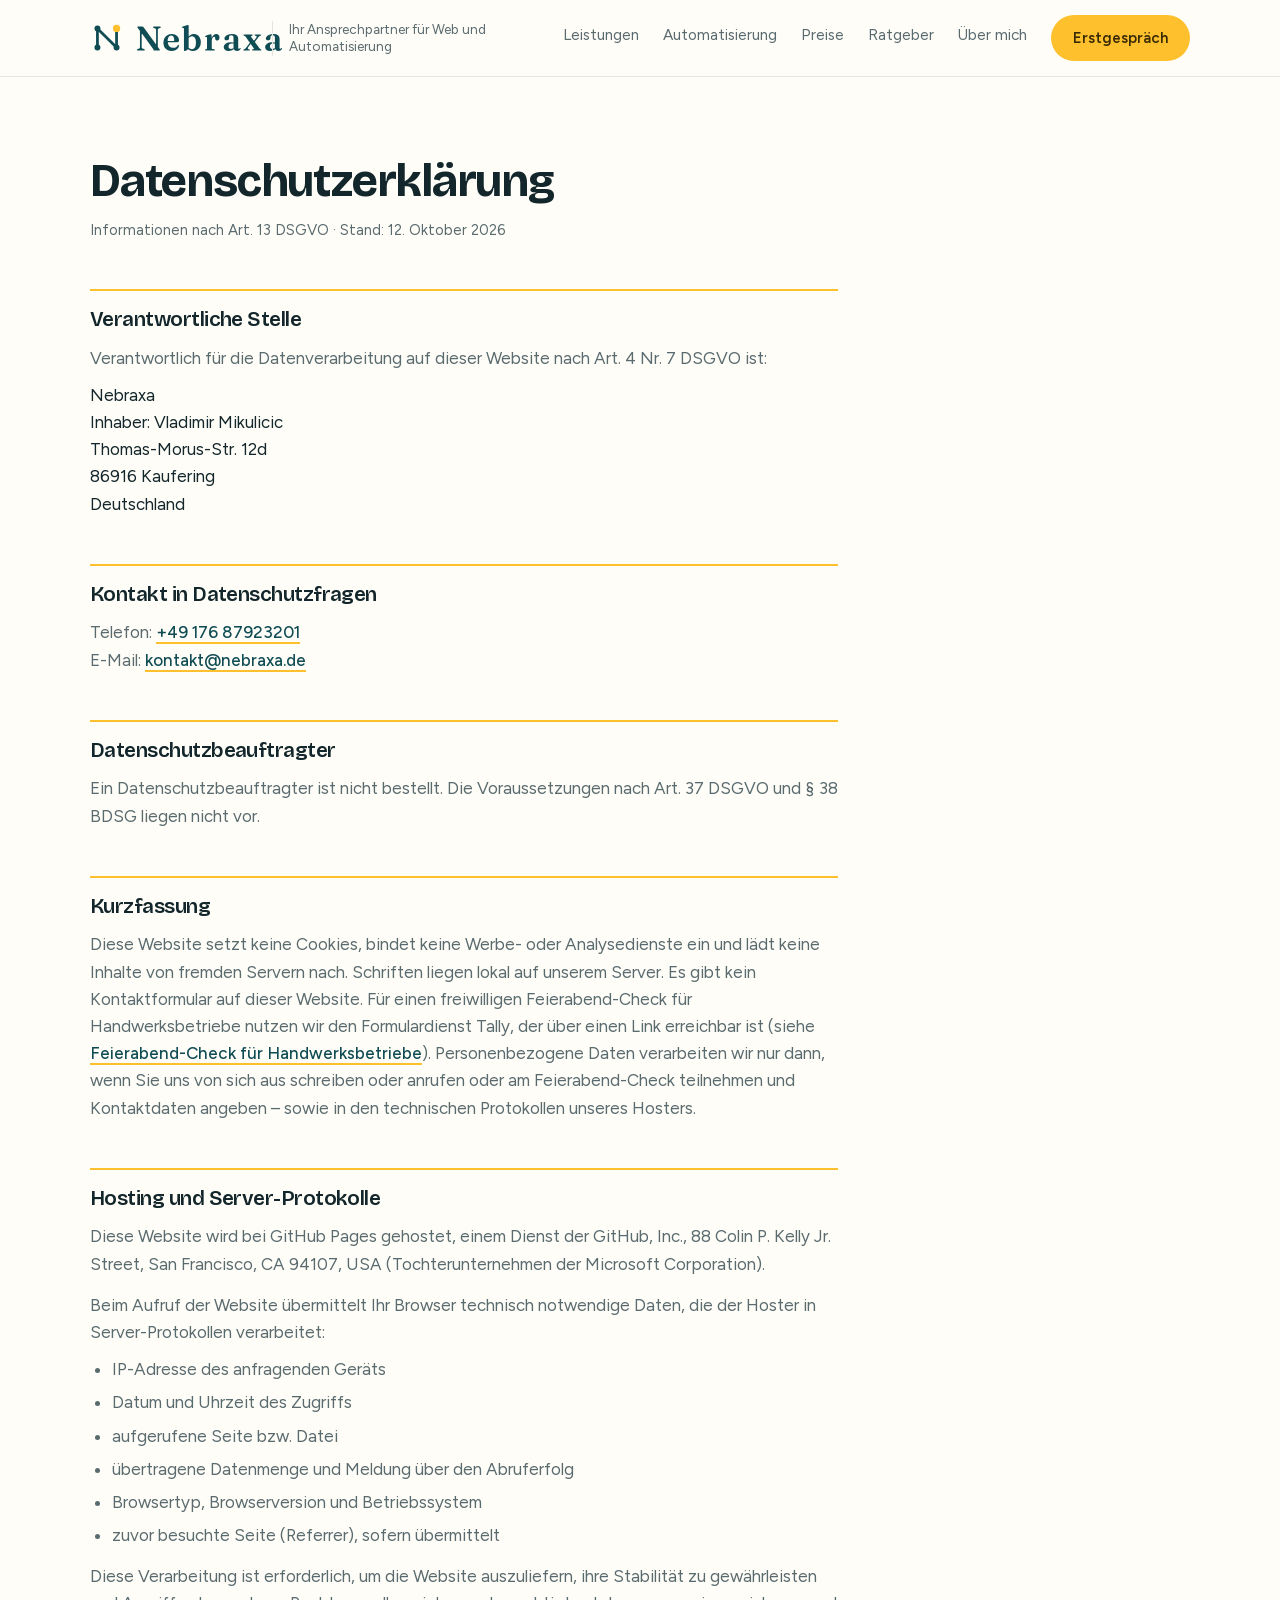
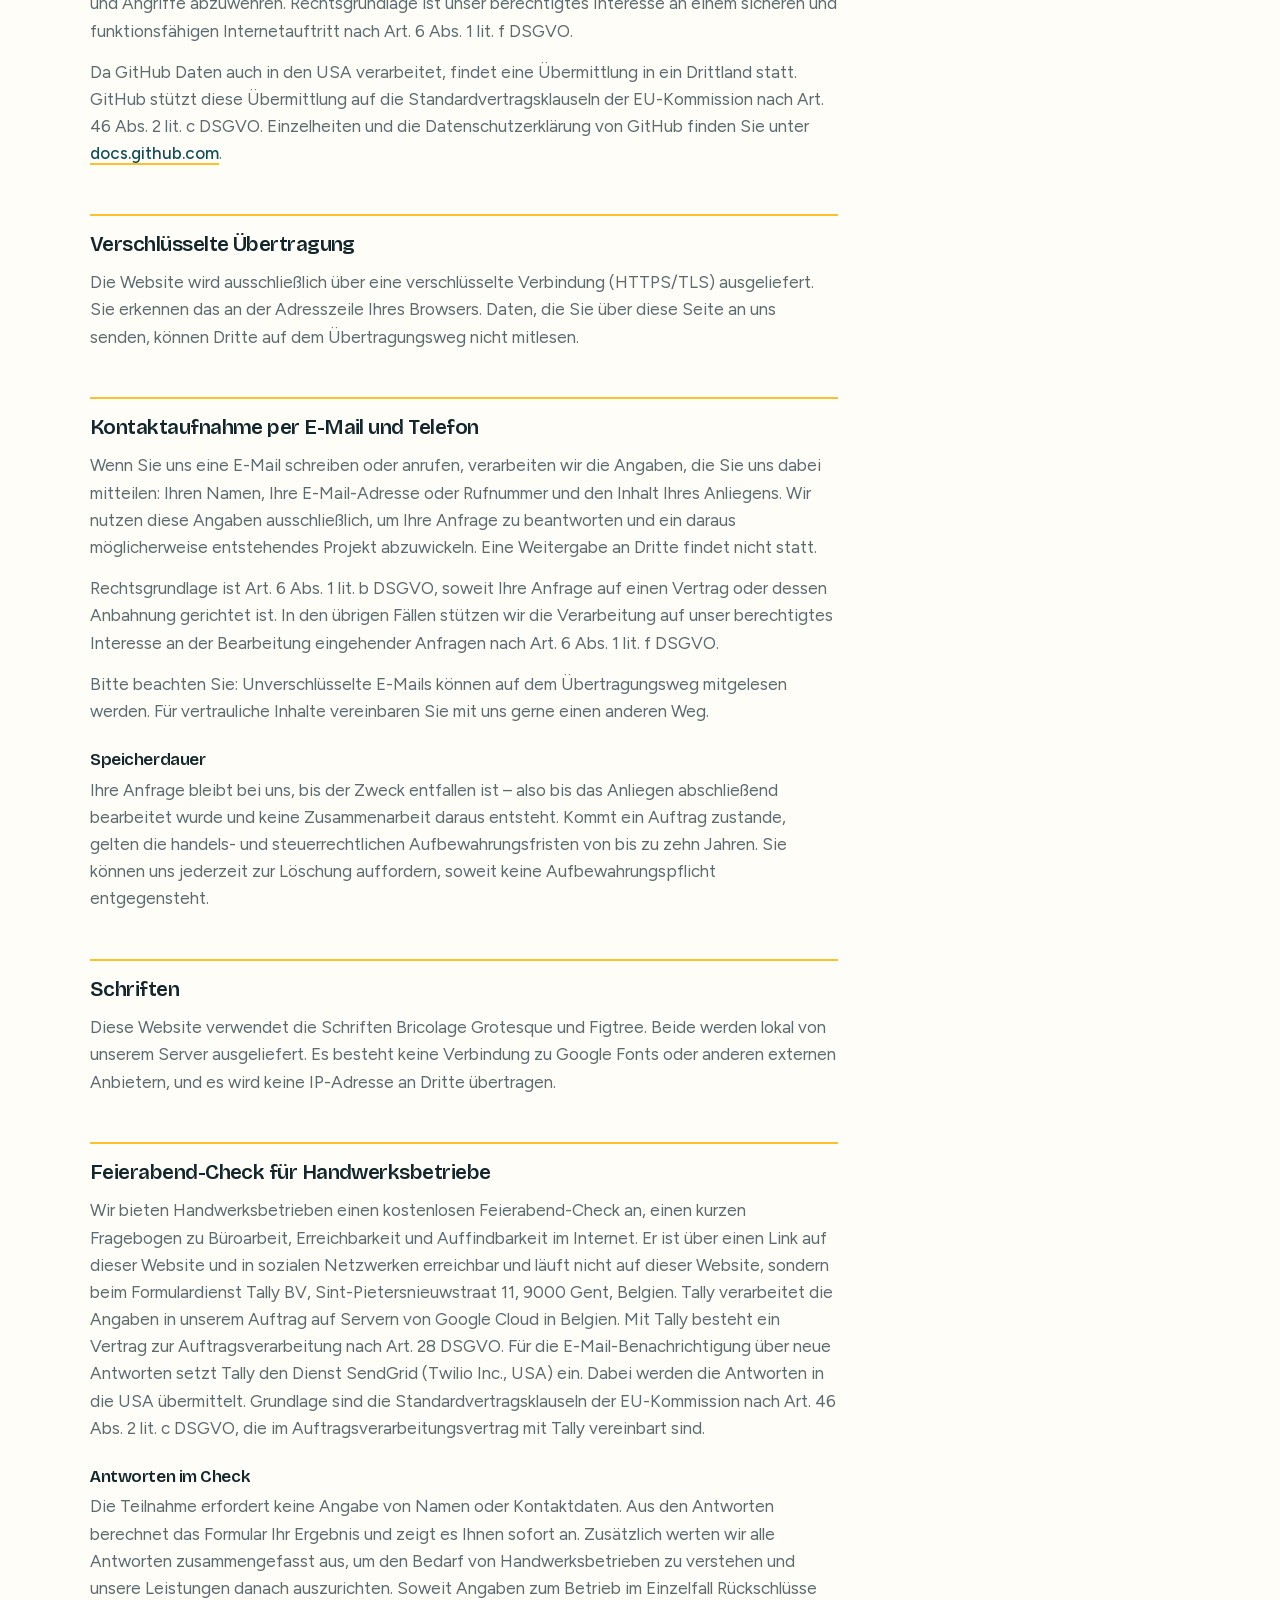
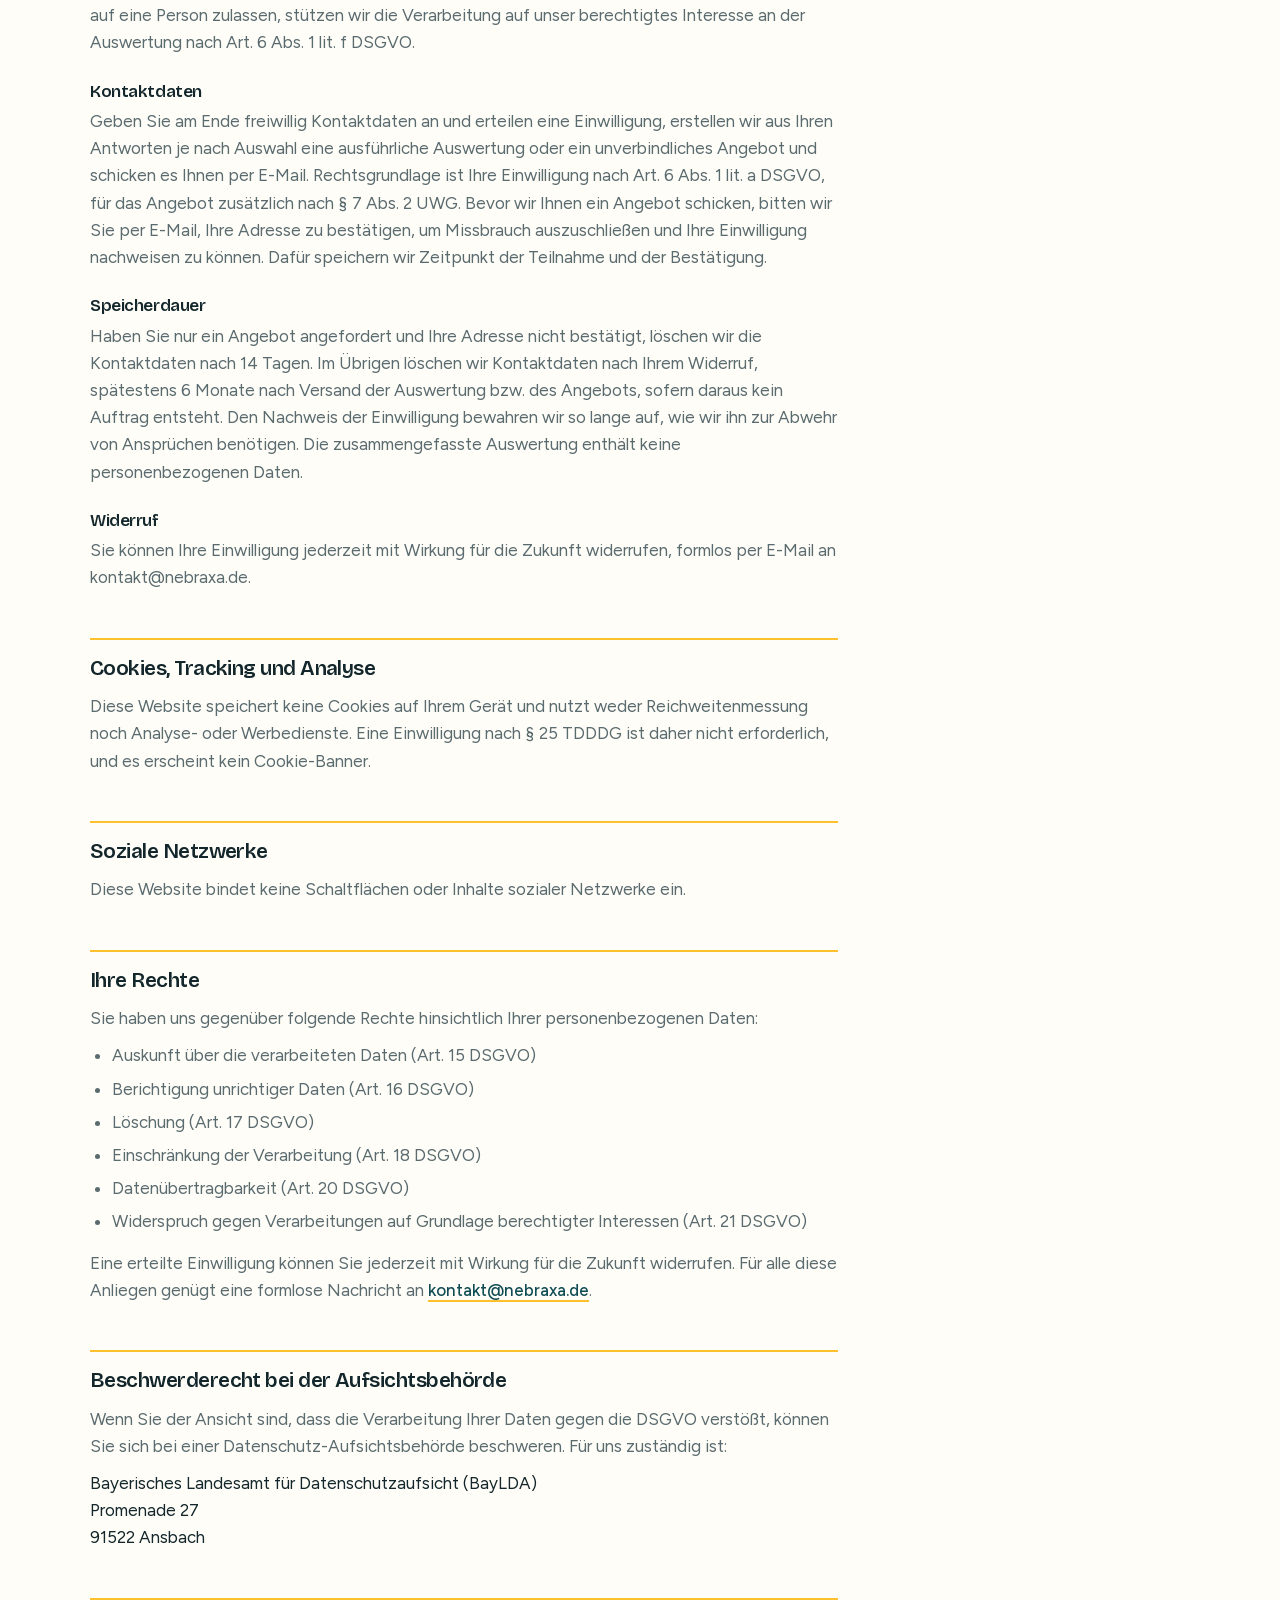
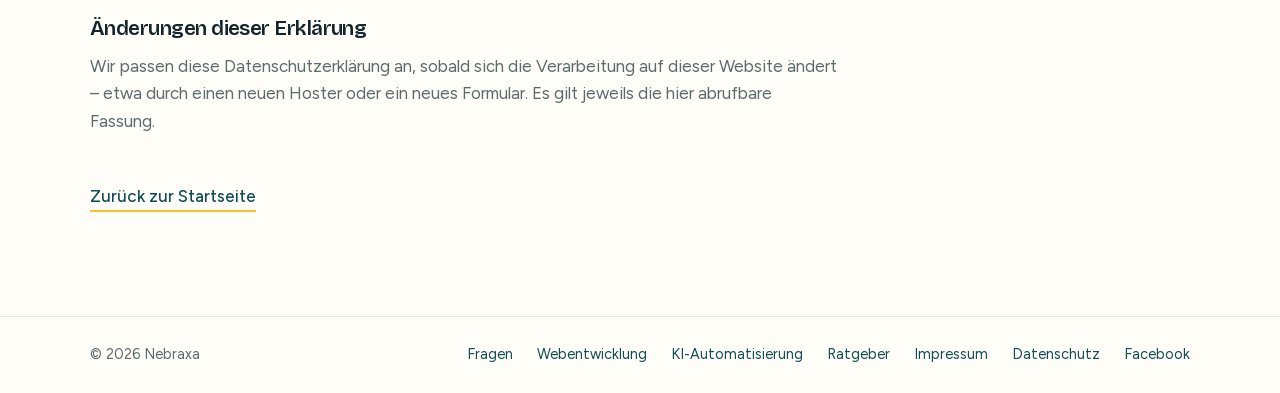
<file: datenschutz.html>
<!DOCTYPE html>
<html lang="de">
<head>
<meta charset="UTF-8">
<meta name="viewport" content="width=device-width, initial-scale=1.0">
<title>Datenschutzerklärung – Nebraxa</title>
<meta name="description" content="Datenschutzerklärung nach Art. 13 DSGVO für nebraxa.de.">
<meta name="robots" content="noindex, follow">
<link rel="canonical" href="https://nebraxa.de/datenschutz.html">
<link rel="icon" href="favicon.svg" type="image/svg+xml">

<meta property="og:type" content="website">
<meta property="og:site_name" content="Nebraxa">
<meta property="og:locale" content="de_DE">
<meta property="og:url" content="https://nebraxa.de/datenschutz.html">
<meta property="og:title" content="Datenschutzerklärung – Nebraxa">
<meta property="og:description" content="Datenschutzerklärung nach Art. 13 DSGVO für nebraxa.de.">
<meta property="og:image" content="https://nebraxa.de/og-image.png">
<meta property="og:image:width" content="1200">
<meta property="og:image:height" content="630">
<meta property="og:image:alt" content="Nebraxa – Ihr Ansprechpartner für Web und Automatisierung">
<meta name="twitter:card" content="summary_large_image">
<link rel="preload" href="fonts/bricolage-grotesque-latin-4efd1a.woff2" as="font" type="font/woff2" crossorigin>
<link rel="preload" href="fonts/figtree-latin-7073ac.woff2" as="font" type="font/woff2" crossorigin>
<link rel="stylesheet" href="styles.css">
</head>
<body>

<a href="#inhalt" class="skip-link">Zum Inhalt springen</a>

<header>
  <div class="bar">
    <a href="index.html" class="mark">
      <svg width="26" height="26" viewBox="0 0 32 32" fill="none" aria-hidden="true">
        <path d="M7 25V7l18 18V7" stroke="#0F4C54" stroke-width="2.6" stroke-linecap="round" stroke-linejoin="round"/>
        <circle cx="7" cy="25" r="2.8" fill="#0F4C54"/>
        <circle cx="7" cy="7" r="2.8" fill="#0F4C54"/>
        <circle cx="25" cy="25" r="2.8" fill="#0F4C54"/>
        <circle cx="25" cy="7" r="3.4" fill="#FFC02E"/>
      </svg>
      <img src="wordmark.svg" alt="Nebraxa" class="wordmark" width="117" height="21">
    </a>
    <p class="claim">Ihr Ansprechpartner für Web und Automatisierung</p>
    <nav class="bar-nav">
      <a href="index.html#leistungen">Leistungen</a>
      <a href="index.html#automatisierung">Automatisierung</a>
      <a href="index.html#preise">Preise</a>
      <a href="ratgeber.html">Ratgeber</a>
      <a href="index.html#warum">Über mich</a>
    </nav>
    <a href="index.html#kontakt" class="act">Erstgespräch</a>
    <details class="menu">
      <summary aria-label="Menü öffnen">
        <svg width="22" height="22" viewBox="0 0 24 24" fill="none" aria-hidden="true">
          <path d="M4 8h16M4 16h16" stroke="#0F4C54" stroke-width="1.9" stroke-linecap="round"/>
        </svg>
      </summary>
      <nav class="menu-panel">
        <a href="index.html#leistungen">Leistungen</a>
        <a href="index.html#automatisierung">Automatisierung</a>
        <a href="index.html#preise">Preise</a>
        <a href="index.html#ablauf">Ablauf</a>
        <a href="ratgeber.html">Ratgeber</a>
        <a href="index.html#warum">Über mich</a>
        <a href="index.html#fragen">Fragen</a>
      </nav>
    </details>
  </div>
</header>

<main id="inhalt">
<section class="legal">
  <div class="shell">
    <h1>Datenschutzerklärung</h1>
    <p class="updated">Informationen nach Art. 13 DSGVO · Stand: 12. Oktober 2026</p>

    <div class="legal-body">
      <h2>Verantwortliche Stelle</h2>
      <p>Verantwortlich für die Datenverarbeitung auf dieser Website nach Art. 4 Nr. 7 DSGVO ist:</p>
      <address>
        Nebraxa<br>
        Inhaber: Vladimir Mikulicic<br>
        Thomas-Morus-Str. 12d<br>
        86916 Kaufering<br>
        Deutschland
      </address>

      <h2>Kontakt in Datenschutzfragen</h2>
      <p>
        Telefon: <a href="tel:+4917687923201">+49 176 87923201</a><br>
        E-Mail: <a href="mailto:kontakt@nebraxa.de">kontakt@nebraxa.de</a>
      </p>

      <h2>Datenschutzbeauftragter</h2>
      <p>Ein Datenschutzbeauftragter ist nicht bestellt. Die Voraussetzungen nach Art. 37 DSGVO und § 38 BDSG liegen nicht vor.</p>

      <h2>Kurzfassung</h2>
      <p>Diese Website setzt keine Cookies, bindet keine Werbe- oder Analysedienste ein und lädt keine Inhalte von fremden Servern nach. Schriften liegen lokal auf unserem Server. Es gibt kein Kontaktformular auf dieser Website. Für einen freiwilligen Feierabend-Check für Handwerksbetriebe nutzen wir den Formulardienst Tally, der über einen Link erreichbar ist (siehe <a href="#umfrage">Feierabend-Check für Handwerksbetriebe</a>). Personenbezogene Daten verarbeiten wir nur dann, wenn Sie uns von sich aus schreiben oder anrufen oder am Feierabend-Check teilnehmen und Kontaktdaten angeben – sowie in den technischen Protokollen unseres Hosters.</p>

      <h2>Hosting und Server-Protokolle</h2>
      <p>Diese Website wird bei GitHub Pages gehostet, einem Dienst der GitHub, Inc., 88 Colin P. Kelly Jr. Street, San Francisco, CA 94107, USA (Tochterunternehmen der Microsoft Corporation).</p>
      <p>Beim Aufruf der Website übermittelt Ihr Browser technisch notwendige Daten, die der Hoster in Server-Protokollen verarbeitet:</p>
      <ul>
        <li>IP-Adresse des anfragenden Geräts</li>
        <li>Datum und Uhrzeit des Zugriffs</li>
        <li>aufgerufene Seite bzw. Datei</li>
        <li>übertragene Datenmenge und Meldung über den Abruferfolg</li>
        <li>Browsertyp, Browserversion und Betriebssystem</li>
        <li>zuvor besuchte Seite (Referrer), sofern übermittelt</li>
      </ul>
      <p>Diese Verarbeitung ist erforderlich, um die Website auszuliefern, ihre Stabilität zu gewährleisten und Angriffe abzuwehren. Rechtsgrundlage ist unser berechtigtes Interesse an einem sicheren und funktionsfähigen Internetauftritt nach Art. 6 Abs. 1 lit. f DSGVO.</p>
      <p>Da GitHub Daten auch in den USA verarbeitet, findet eine Übermittlung in ein Drittland statt. GitHub stützt diese Übermittlung auf die Standardvertragsklauseln der EU-Kommission nach Art. 46 Abs. 2 lit. c DSGVO. Einzelheiten und die Datenschutzerklärung von GitHub finden Sie unter <a href="https://docs.github.com/de/site-policy/privacy-policies/github-general-privacy-statement" rel="noopener">docs.github.com</a>.</p>

      <h2>Verschlüsselte Übertragung</h2>
      <p>Die Website wird ausschließlich über eine verschlüsselte Verbindung (HTTPS/TLS) ausgeliefert. Sie erkennen das an der Adresszeile Ihres Browsers. Daten, die Sie über diese Seite an uns senden, können Dritte auf dem Übertragungsweg nicht mitlesen.</p>

      <h2>Kontaktaufnahme per E-Mail und Telefon</h2>
      <p>Wenn Sie uns eine E-Mail schreiben oder anrufen, verarbeiten wir die Angaben, die Sie uns dabei mitteilen: Ihren Namen, Ihre E-Mail-Adresse oder Rufnummer und den Inhalt Ihres Anliegens. Wir nutzen diese Angaben ausschließlich, um Ihre Anfrage zu beantworten und ein daraus möglicherweise entstehendes Projekt abzuwickeln. Eine Weitergabe an Dritte findet nicht statt.</p>
      <p>Rechtsgrundlage ist Art. 6 Abs. 1 lit. b DSGVO, soweit Ihre Anfrage auf einen Vertrag oder dessen Anbahnung gerichtet ist. In den übrigen Fällen stützen wir die Verarbeitung auf unser berechtigtes Interesse an der Bearbeitung eingehender Anfragen nach Art. 6 Abs. 1 lit. f DSGVO.</p>
      <p>Bitte beachten Sie: Unverschlüsselte E-Mails können auf dem Übertragungsweg mitgelesen werden. Für vertrauliche Inhalte vereinbaren Sie mit uns gerne einen anderen Weg.</p>
      <h3>Speicherdauer</h3>
      <p>Ihre Anfrage bleibt bei uns, bis der Zweck entfallen ist – also bis das Anliegen abschließend bearbeitet wurde und keine Zusammenarbeit daraus entsteht. Kommt ein Auftrag zustande, gelten die handels- und steuerrechtlichen Aufbewahrungsfristen von bis zu zehn Jahren. Sie können uns jederzeit zur Löschung auffordern, soweit keine Aufbewahrungspflicht entgegensteht.</p>

      <h2>Schriften</h2>
      <p>Diese Website verwendet die Schriften Bricolage Grotesque und Figtree. Beide werden lokal von unserem Server ausgeliefert. Es besteht keine Verbindung zu Google Fonts oder anderen externen Anbietern, und es wird keine IP-Adresse an Dritte übertragen.</p>

      <h2 id="umfrage">Feierabend-Check für Handwerksbetriebe</h2>
      <p>Wir bieten Handwerksbetrieben einen kostenlosen Feierabend-Check an, einen kurzen Fragebogen zu Büroarbeit, Erreichbarkeit und Auffindbarkeit im Internet. Er ist über einen Link auf dieser Website und in sozialen Netzwerken erreichbar und läuft nicht auf dieser Website, sondern beim Formulardienst Tally BV, Sint-Pietersnieuwstraat 11, 9000 Gent, Belgien. Tally verarbeitet die Angaben in unserem Auftrag auf Servern von Google Cloud in Belgien. Mit Tally besteht ein Vertrag zur Auftragsverarbeitung nach Art. 28 DSGVO. Für die E-Mail-Benachrichtigung über neue Antworten setzt Tally den Dienst SendGrid (Twilio Inc., USA) ein. Dabei werden die Antworten in die USA übermittelt. Grundlage sind die Standardvertragsklauseln der EU-Kommission nach Art. 46 Abs. 2 lit. c DSGVO, die im Auftragsverarbeitungsvertrag mit Tally vereinbart sind.</p>
      <h3>Antworten im Check</h3>
      <p>Die Teilnahme erfordert keine Angabe von Namen oder Kontaktdaten. Aus den Antworten berechnet das Formular Ihr Ergebnis und zeigt es Ihnen sofort an. Zusätzlich werten wir alle Antworten zusammengefasst aus, um den Bedarf von Handwerksbetrieben zu verstehen und unsere Leistungen danach auszurichten. Soweit Angaben zum Betrieb im Einzelfall Rückschlüsse auf eine Person zulassen, stützen wir die Verarbeitung auf unser berechtigtes Interesse an der Auswertung nach Art. 6 Abs. 1 lit. f DSGVO.</p>
      <h3>Kontaktdaten</h3>
      <p>Geben Sie am Ende freiwillig Kontaktdaten an und erteilen eine Einwilligung, erstellen wir aus Ihren Antworten je nach Auswahl eine ausführliche Auswertung oder ein unverbindliches Angebot und schicken es Ihnen per E-Mail. Rechtsgrundlage ist Ihre Einwilligung nach Art. 6 Abs. 1 lit. a DSGVO, für das Angebot zusätzlich nach § 7 Abs. 2 UWG. Bevor wir Ihnen ein Angebot schicken, bitten wir Sie per E-Mail, Ihre Adresse zu bestätigen, um Missbrauch auszuschließen und Ihre Einwilligung nachweisen zu können. Dafür speichern wir Zeitpunkt der Teilnahme und der Bestätigung.</p>
      <h3>Speicherdauer</h3>
      <p>Haben Sie nur ein Angebot angefordert und Ihre Adresse nicht bestätigt, löschen wir die Kontaktdaten nach 14 Tagen. Im Übrigen löschen wir Kontaktdaten nach Ihrem Widerruf, spätestens 6 Monate nach Versand der Auswertung bzw. des Angebots, sofern daraus kein Auftrag entsteht. Den Nachweis der Einwilligung bewahren wir so lange auf, wie wir ihn zur Abwehr von Ansprüchen benötigen. Die zusammengefasste Auswertung enthält keine personenbezogenen Daten.</p>
      <h3>Widerruf</h3>
      <p>Sie können Ihre Einwilligung jederzeit mit Wirkung für die Zukunft widerrufen, formlos per E-Mail an kontakt@nebraxa.de.</p>

      <h2>Cookies, Tracking und Analyse</h2>
      <p>Diese Website speichert keine Cookies auf Ihrem Gerät und nutzt weder Reichweitenmessung noch Analyse- oder Werbedienste. Eine Einwilligung nach § 25 TDDDG ist daher nicht erforderlich, und es erscheint kein Cookie-Banner.</p>

      <h2>Soziale Netzwerke</h2>
      <p>Diese Website bindet keine Schaltflächen oder Inhalte sozialer Netzwerke ein.</p>

      <h2>Ihre Rechte</h2>
      <p>Sie haben uns gegenüber folgende Rechte hinsichtlich Ihrer personenbezogenen Daten:</p>
      <ul>
        <li>Auskunft über die verarbeiteten Daten (Art. 15 DSGVO)</li>
        <li>Berichtigung unrichtiger Daten (Art. 16 DSGVO)</li>
        <li>Löschung (Art. 17 DSGVO)</li>
        <li>Einschränkung der Verarbeitung (Art. 18 DSGVO)</li>
        <li>Datenübertragbarkeit (Art. 20 DSGVO)</li>
        <li>Widerspruch gegen Verarbeitungen auf Grundlage berechtigter Interessen (Art. 21 DSGVO)</li>
      </ul>
      <p>Eine erteilte Einwilligung können Sie jederzeit mit Wirkung für die Zukunft widerrufen. Für alle diese Anliegen genügt eine formlose Nachricht an <a href="mailto:kontakt@nebraxa.de">kontakt@nebraxa.de</a>.</p>

      <h2>Beschwerderecht bei der Aufsichtsbehörde</h2>
      <p>Wenn Sie der Ansicht sind, dass die Verarbeitung Ihrer Daten gegen die DSGVO verstößt, können Sie sich bei einer Datenschutz-Aufsichtsbehörde beschweren. Für uns zuständig ist:</p>
      <address>
        Bayerisches Landesamt für Datenschutzaufsicht (BayLDA)<br>
        Promenade 27<br>
        91522 Ansbach
      </address>

      <h2>Änderungen dieser Erklärung</h2>
      <p>Wir passen diese Datenschutzerklärung an, sobald sich die Verarbeitung auf dieser Website ändert – etwa durch einen neuen Hoster oder ein neues Formular. Es gilt jeweils die hier abrufbare Fassung.</p>

      <a href="index.html" class="legal-back">Zurück zur Startseite</a>
    </div>
  </div>
</section>
</main>

<footer>
  <div class="shell foot">
    <span>© 2026 Nebraxa</span>
    <nav>
      <a href="index.html#fragen">Fragen</a>
      <a href="webentwicklung.html">Webentwicklung</a>
      <a href="ki-automatisierung.html">KI-Automatisierung</a>
      <a href="ratgeber.html">Ratgeber</a>
      <a href="impressum.html">Impressum</a>
      <a href="datenschutz.html">Datenschutz</a>
      <a href="https://www.facebook.com/nebraxa" rel="noopener">Facebook</a>
    </nav>
  </div>
</footer>

</body>
</html>
</file>
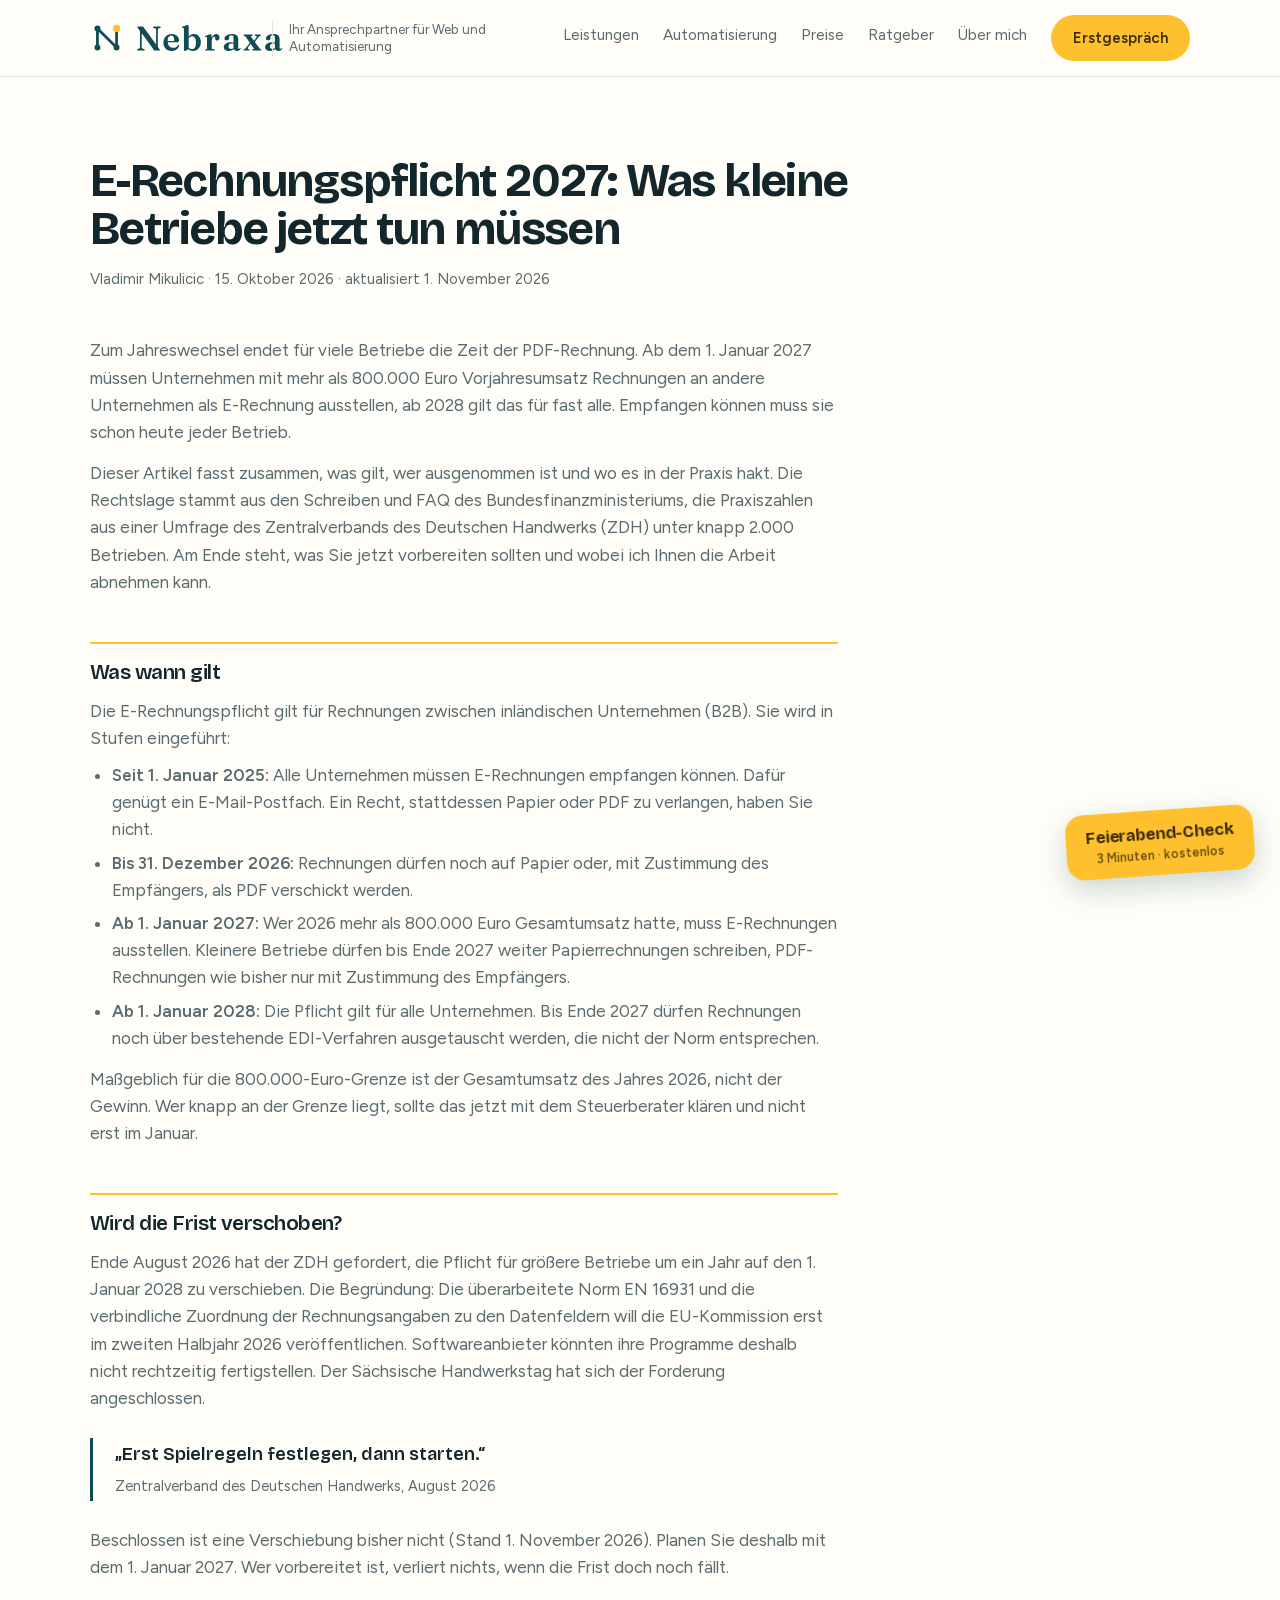
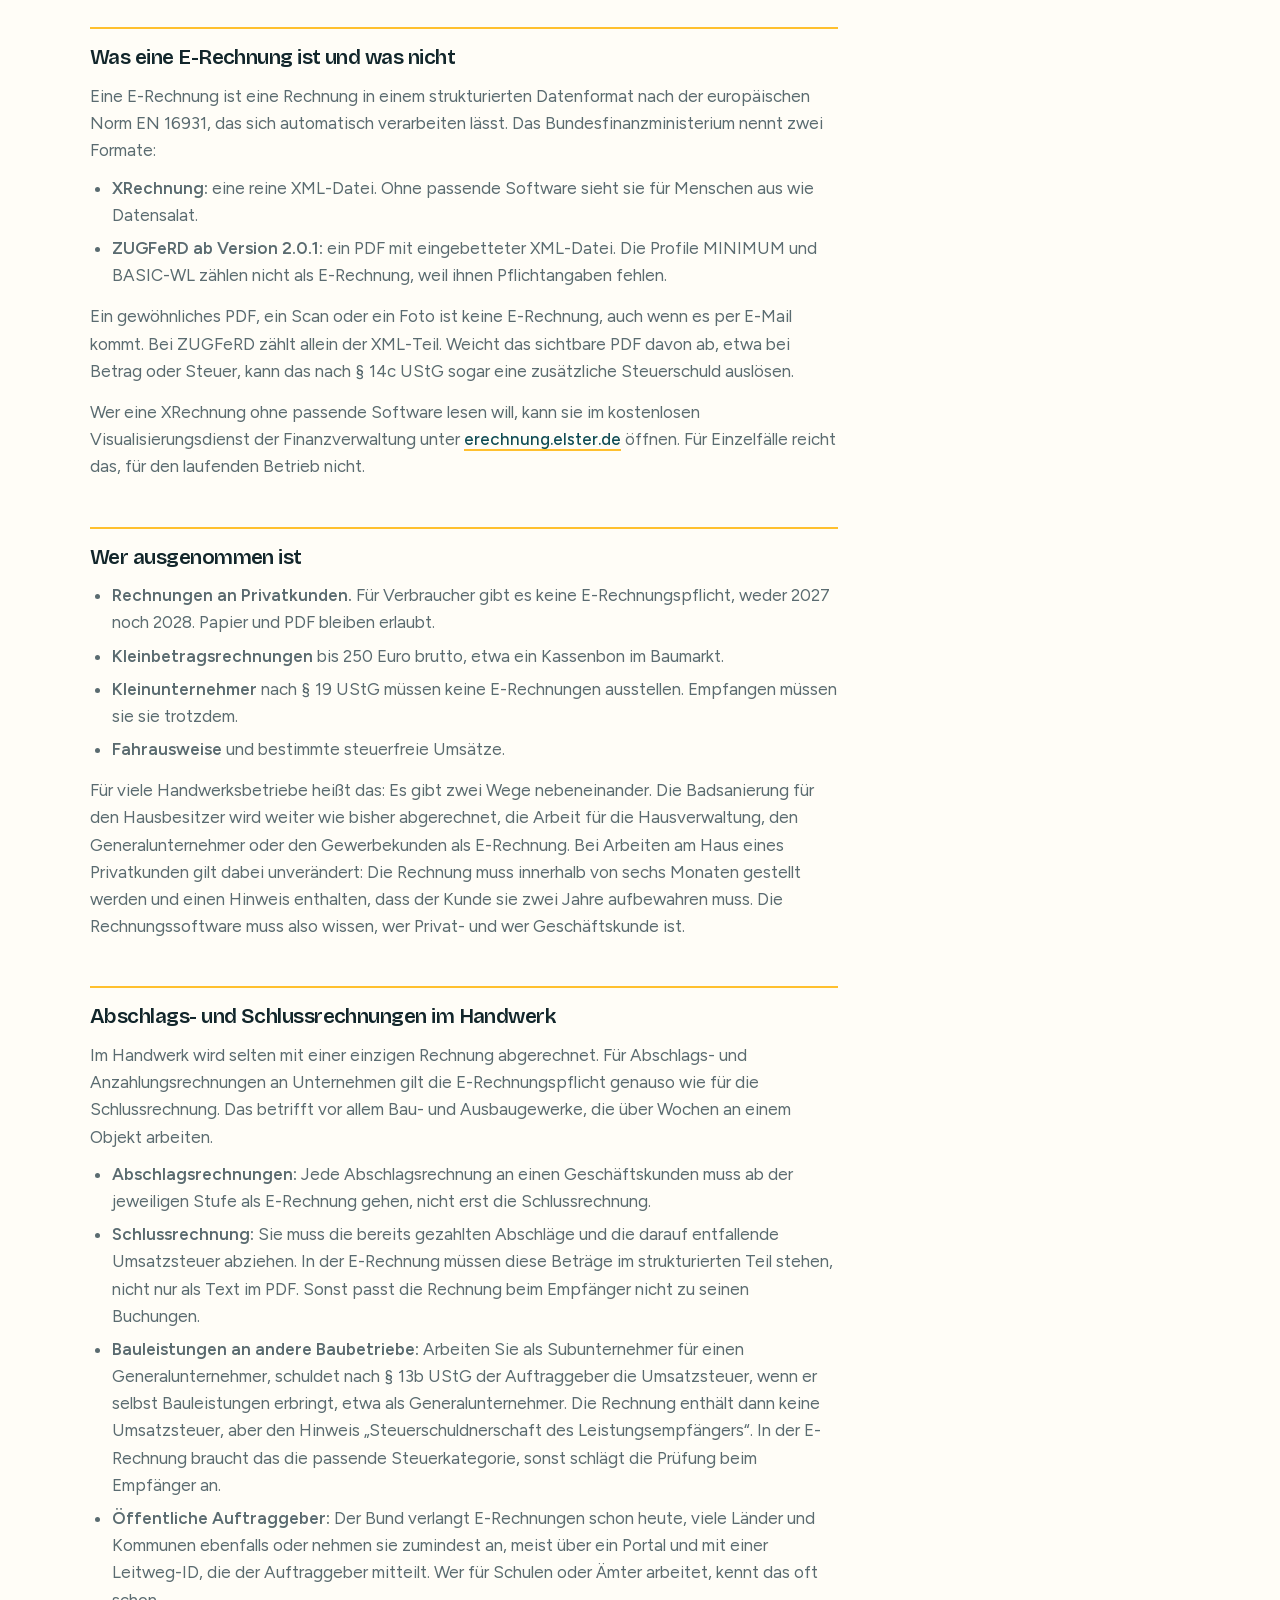
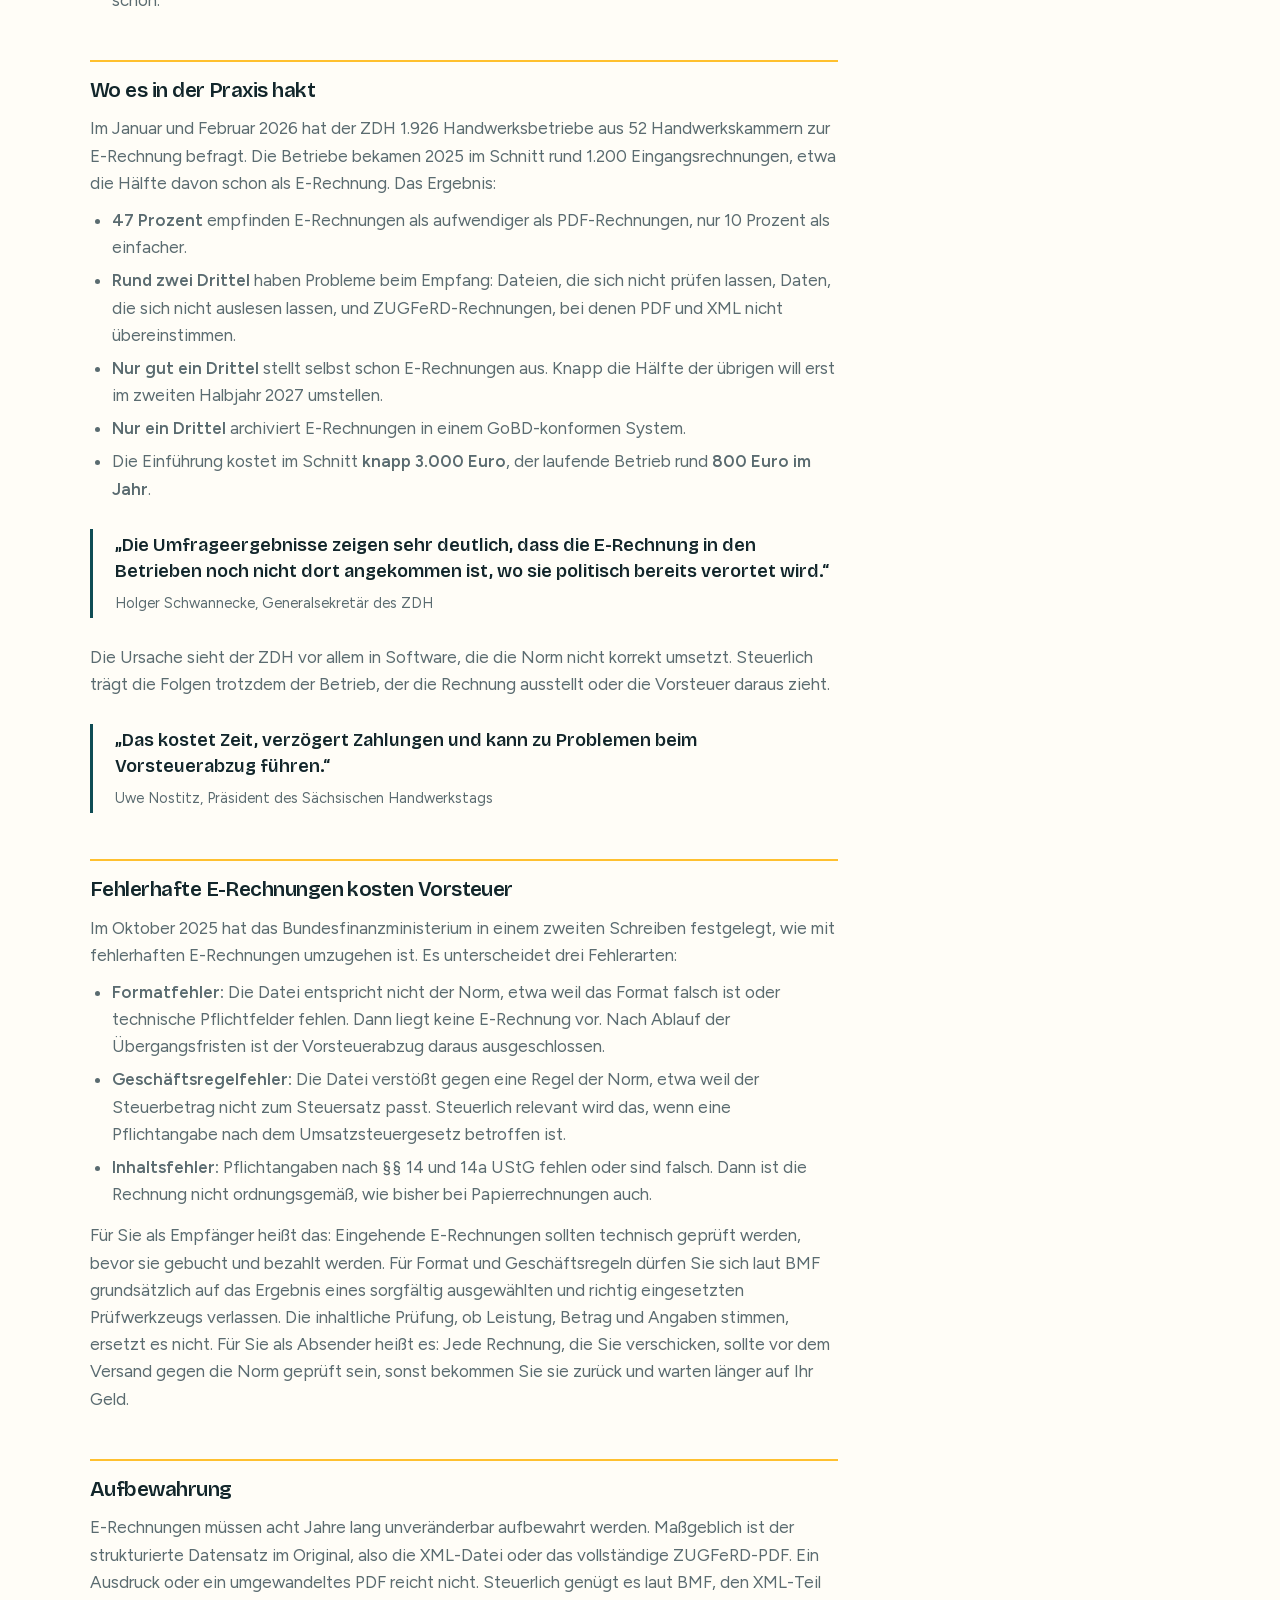
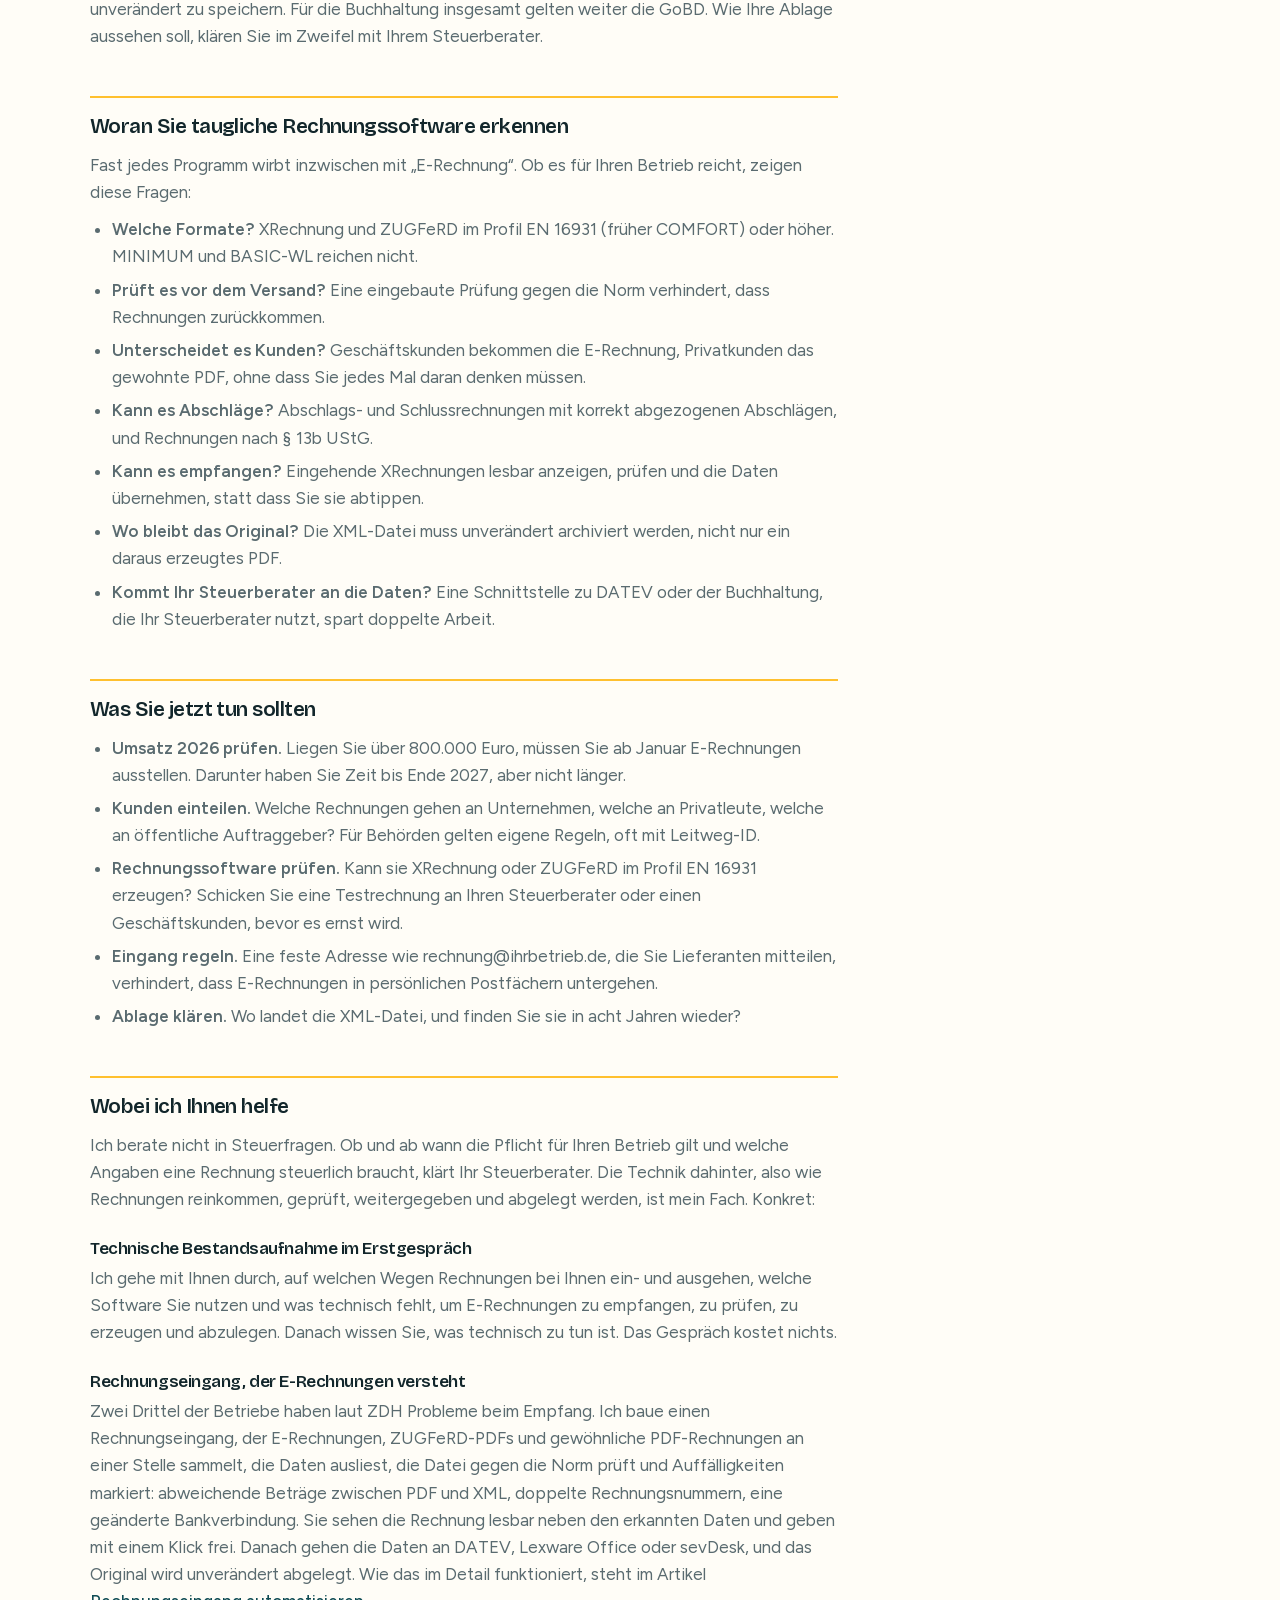
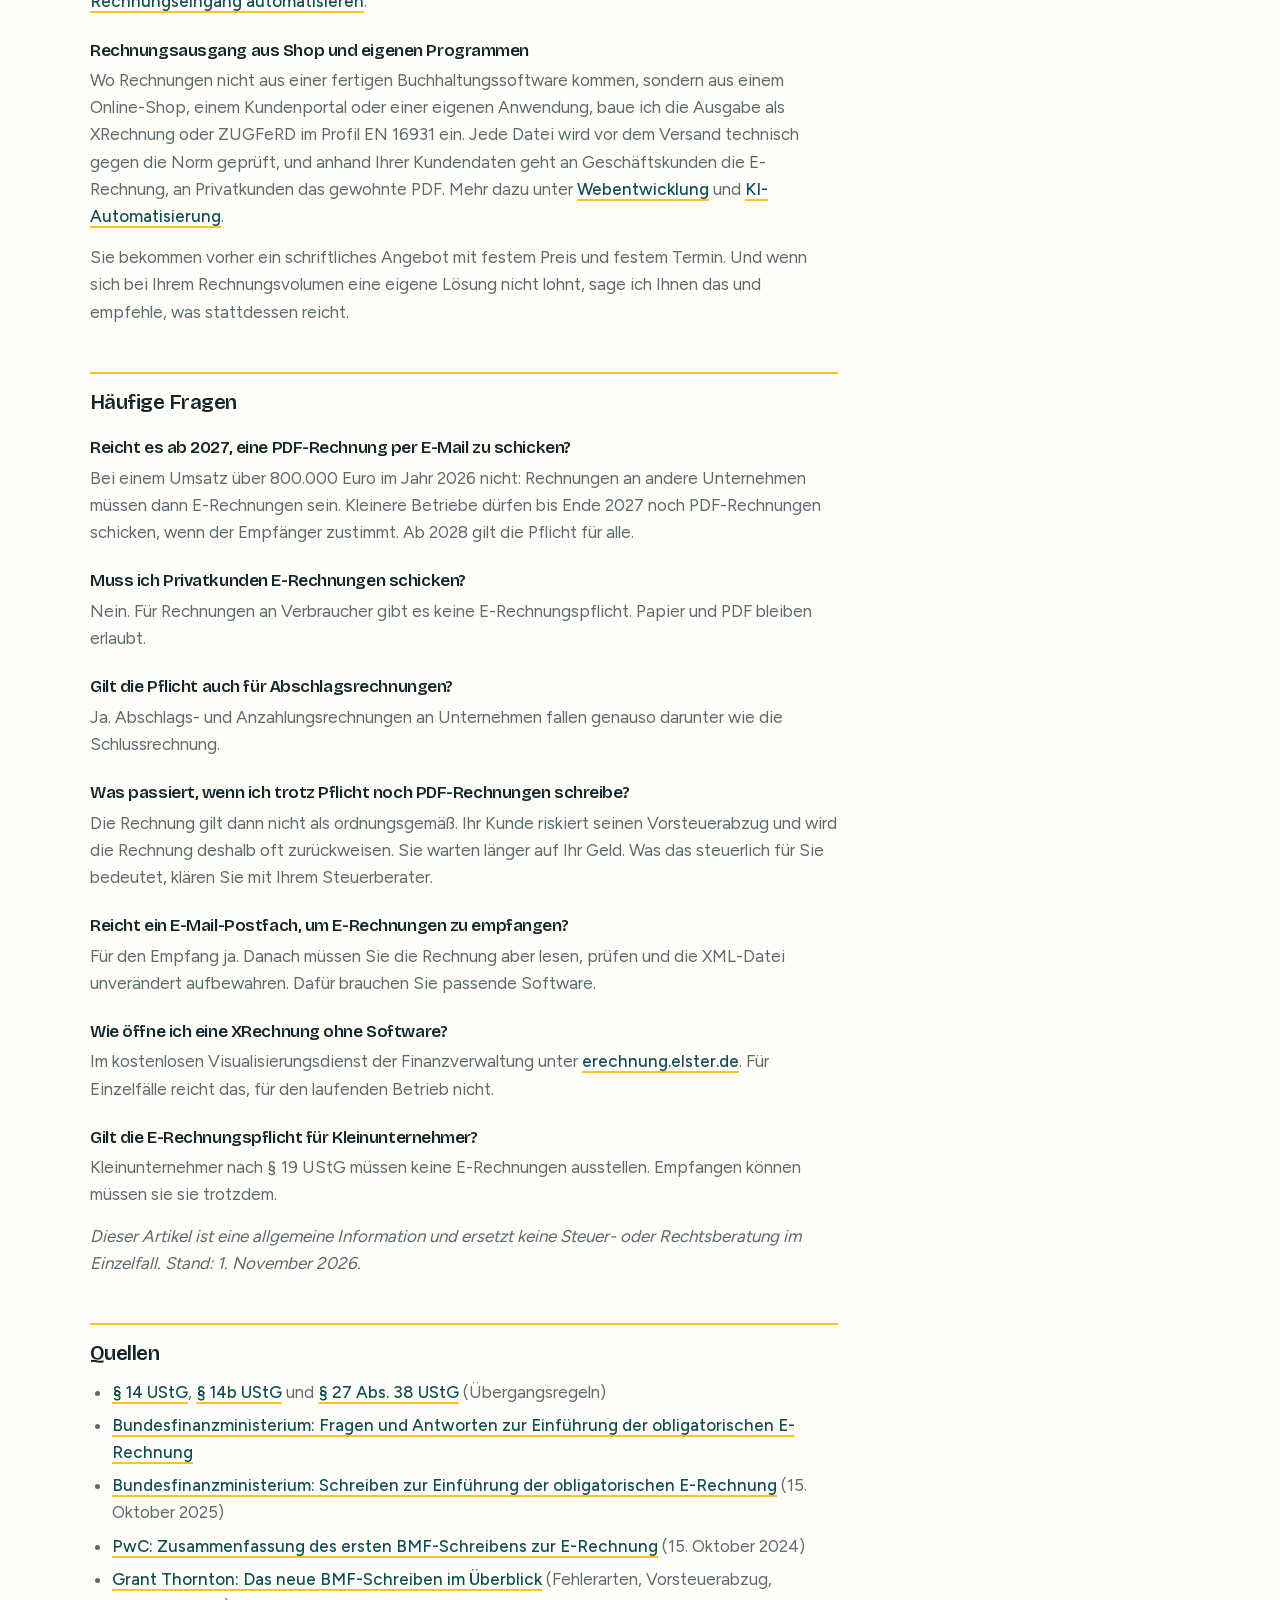
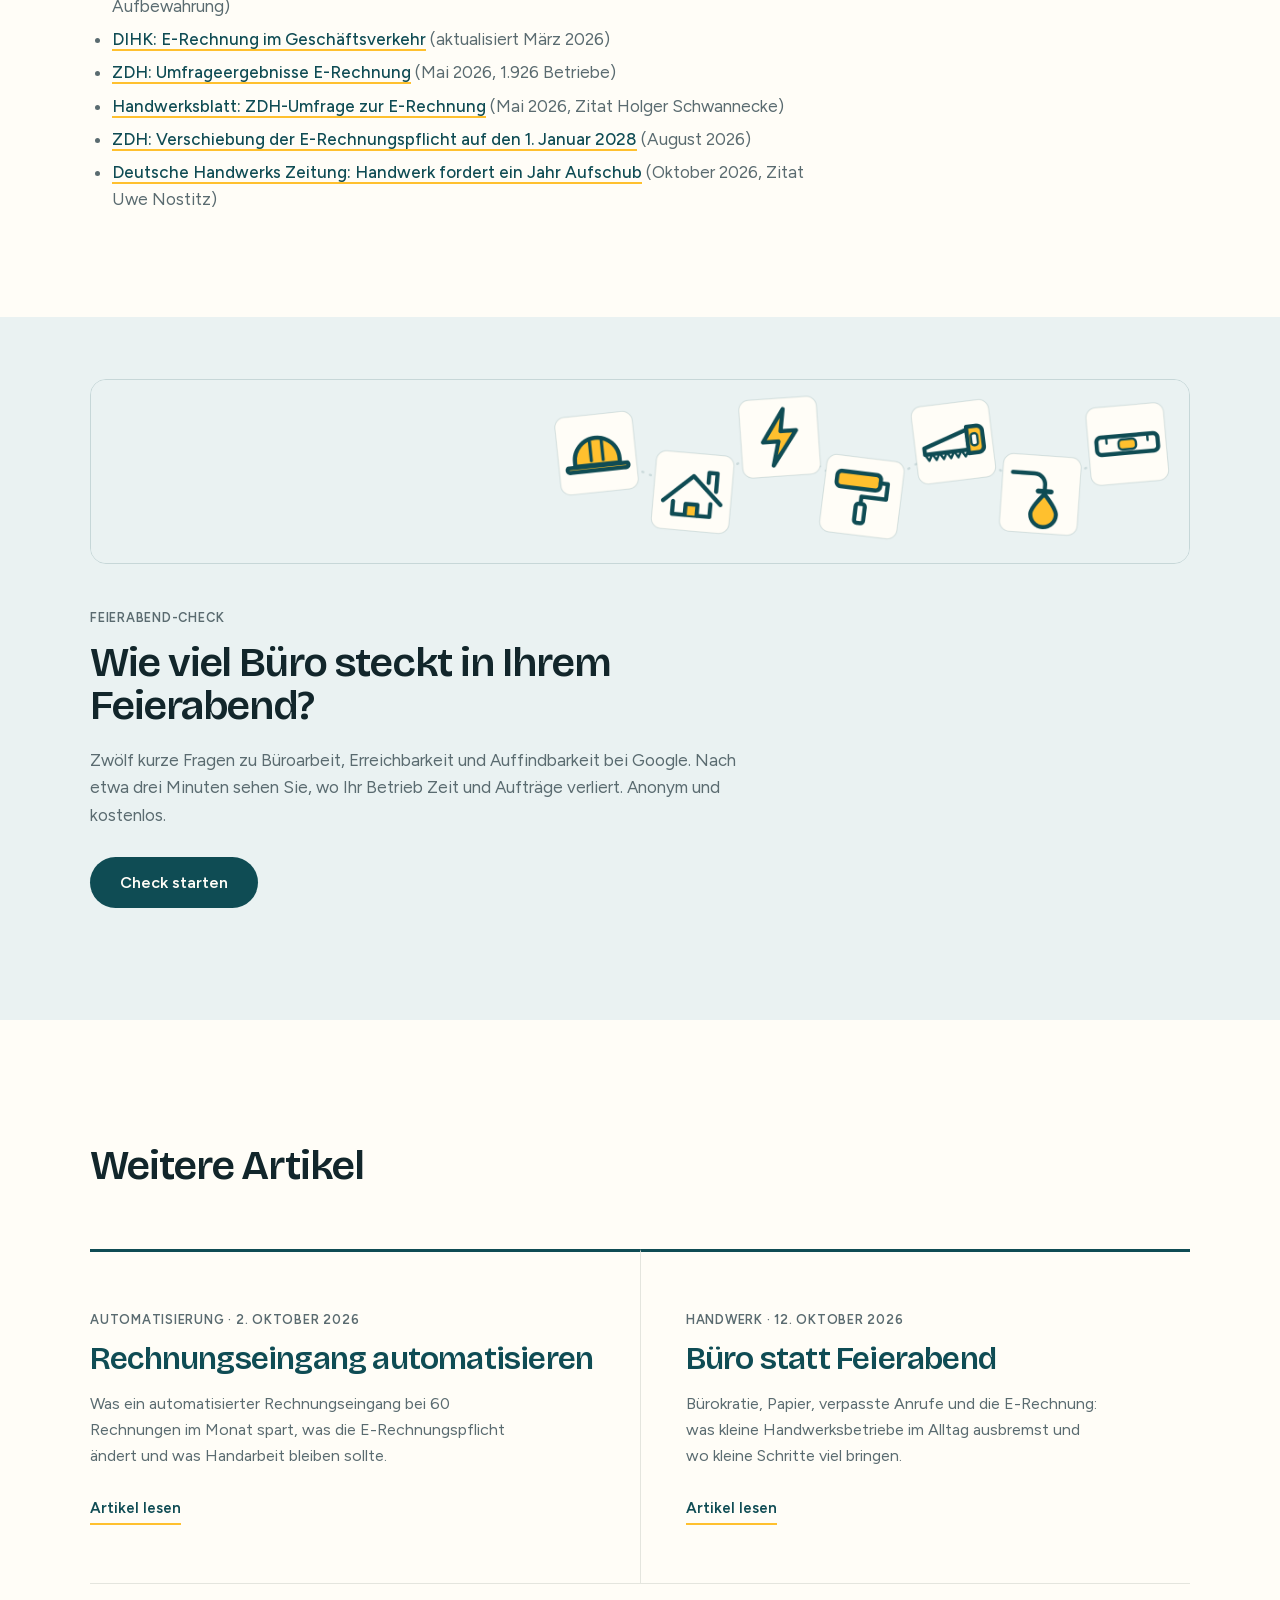
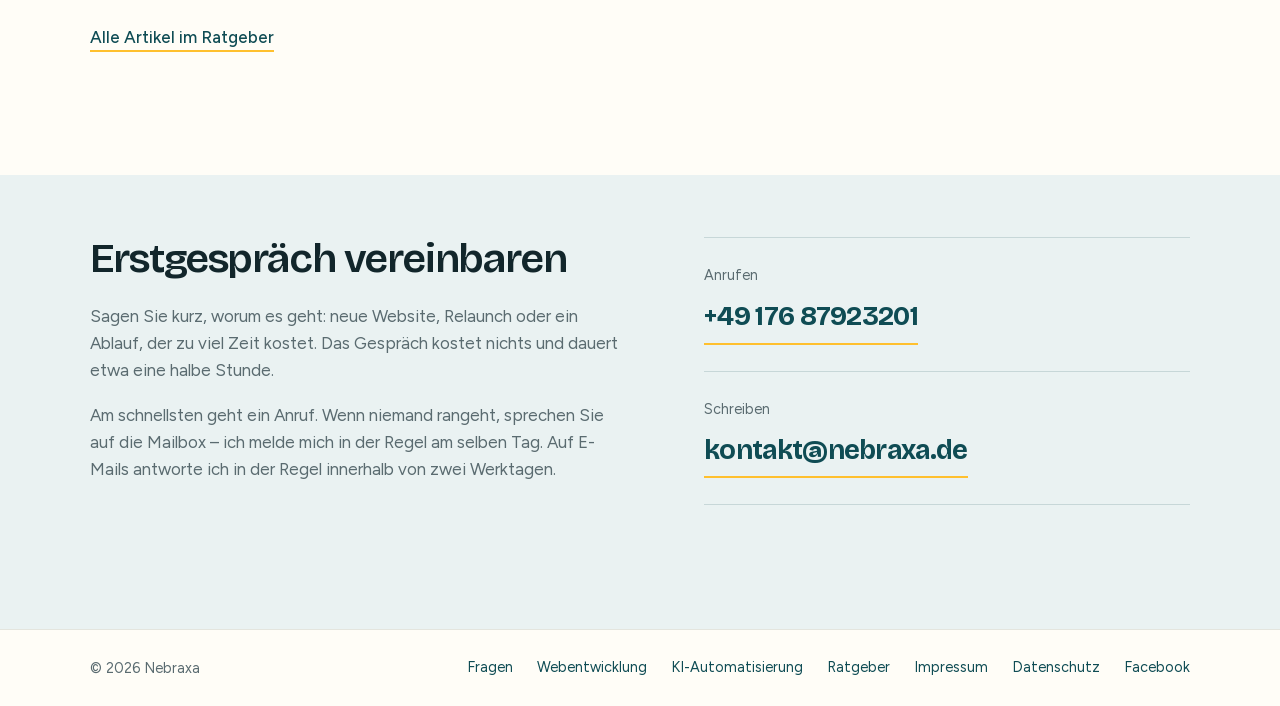
<file: e-rechnung-pflicht-2027.html>
<!DOCTYPE html>
<html lang="de">
<head>
<meta charset="UTF-8">
<meta name="viewport" content="width=device-width, initial-scale=1.0">
<title>E-Rechnungspflicht 2027: Was kleine Betriebe jetzt tun müssen | Nebraxa</title>
<meta name="description" content="Ab 2027 müssen Betriebe über 800.000 Euro Umsatz E-Rechnungen ausstellen, ab 2028 alle. Was gilt, wo es laut ZDH-Umfrage hakt und was Sie jetzt vorbereiten sollten.">
<link rel="canonical" href="https://nebraxa.de/e-rechnung-pflicht-2027.html">
<link rel="icon" href="favicon.svg" type="image/svg+xml">

<meta property="og:type" content="article">
<meta property="og:site_name" content="Nebraxa">
<meta property="og:locale" content="de_DE">
<meta property="og:url" content="https://nebraxa.de/e-rechnung-pflicht-2027.html">
<meta property="og:title" content="E-Rechnungspflicht 2027: Was kleine Betriebe jetzt tun müssen">
<meta property="og:description" content="Ab 2027 müssen Betriebe über 800.000 Euro Umsatz E-Rechnungen ausstellen, ab 2028 alle. Was gilt, wo es laut ZDH-Umfrage hakt und was Sie jetzt vorbereiten sollten.">
<meta property="og:image" content="https://nebraxa.de/og-e-rechnung-pflicht-2027.png?v=2">
<meta property="og:image:width" content="1200">
<meta property="og:image:height" content="630">
<meta property="og:image:alt" content="E-Rechnungspflicht 2027 – Ratgeber von Nebraxa">
<meta property="article:published_time" content="2026-10-15">
<meta property="article:modified_time" content="2026-11-01">
<meta name="twitter:card" content="summary_large_image">

<script type="application/ld+json">
{
  "@context": "https://schema.org",
  "@graph": [
    {
      "@type": "Article",
      "headline": "E-Rechnungspflicht 2027: Was kleine Betriebe jetzt tun müssen",
      "description": "Ab 2027 müssen Betriebe über 800.000 Euro Umsatz E-Rechnungen ausstellen, ab 2028 alle. Was gilt, wo es laut ZDH-Umfrage hakt und was Sie jetzt vorbereiten sollten.",
      "datePublished": "2026-10-15",
      "dateModified": "2026-11-01",
      "author": {
        "@type": "Person",
        "name": "Vladimir Mikulicic"
      },
      "publisher": {
        "@id": "https://nebraxa.de/#organisation"
      },
      "mainEntityOfPage": "https://nebraxa.de/e-rechnung-pflicht-2027.html",
      "image": "https://nebraxa.de/og-e-rechnung-pflicht-2027.png",
      "inLanguage": "de"
    },
    {
      "@type": "BreadcrumbList",
      "itemListElement": [
        {
          "@type": "ListItem",
          "position": 1,
          "name": "Startseite",
          "item": "https://nebraxa.de/"
        },
        {
          "@type": "ListItem",
          "position": 2,
          "name": "Ratgeber",
          "item": "https://nebraxa.de/ratgeber.html"
        },
        {
          "@type": "ListItem",
          "position": 3,
          "name": "E-Rechnungspflicht 2027",
          "item": "https://nebraxa.de/e-rechnung-pflicht-2027.html"
        }
      ]
    },
    {
      "@type": "FAQPage",
      "mainEntity": [
        {
          "@type": "Question",
          "name": "Reicht es ab 2027, eine PDF-Rechnung per E-Mail zu schicken?",
          "acceptedAnswer": {
            "@type": "Answer",
            "text": "Bei einem Umsatz über 800.000 Euro im Jahr 2026 nicht: Rechnungen an andere Unternehmen müssen dann E-Rechnungen sein. Kleinere Betriebe dürfen bis Ende 2027 noch PDF-Rechnungen schicken, wenn der Empfänger zustimmt. Ab 2028 gilt die Pflicht für alle."
          }
        },
        {
          "@type": "Question",
          "name": "Muss ich Privatkunden E-Rechnungen schicken?",
          "acceptedAnswer": {
            "@type": "Answer",
            "text": "Nein. Für Rechnungen an Verbraucher gibt es keine E-Rechnungspflicht. Papier und PDF bleiben erlaubt."
          }
        },
        {
          "@type": "Question",
          "name": "Gilt die Pflicht auch für Abschlagsrechnungen?",
          "acceptedAnswer": {
            "@type": "Answer",
            "text": "Ja. Abschlags- und Anzahlungsrechnungen an Unternehmen fallen genauso darunter wie die Schlussrechnung."
          }
        },
        {
          "@type": "Question",
          "name": "Was passiert, wenn ich trotz Pflicht noch PDF-Rechnungen schreibe?",
          "acceptedAnswer": {
            "@type": "Answer",
            "text": "Die Rechnung gilt dann nicht als ordnungsgemäß. Ihr Kunde riskiert seinen Vorsteuerabzug und wird die Rechnung deshalb oft zurückweisen. Sie warten länger auf Ihr Geld. Was das steuerlich für Sie bedeutet, klären Sie mit Ihrem Steuerberater."
          }
        },
        {
          "@type": "Question",
          "name": "Reicht ein E-Mail-Postfach, um E-Rechnungen zu empfangen?",
          "acceptedAnswer": {
            "@type": "Answer",
            "text": "Für den Empfang ja. Danach müssen Sie die Rechnung aber lesen, prüfen und die XML-Datei unverändert aufbewahren. Dafür brauchen Sie passende Software."
          }
        },
        {
          "@type": "Question",
          "name": "Wie öffne ich eine XRechnung ohne Software?",
          "acceptedAnswer": {
            "@type": "Answer",
            "text": "Im kostenlosen Visualisierungsdienst der Finanzverwaltung unter erechnung.elster.de. Für Einzelfälle reicht das, für den laufenden Betrieb nicht."
          }
        },
        {
          "@type": "Question",
          "name": "Gilt die E-Rechnungspflicht für Kleinunternehmer?",
          "acceptedAnswer": {
            "@type": "Answer",
            "text": "Kleinunternehmer nach § 19 UStG müssen keine E-Rechnungen ausstellen. Empfangen können müssen sie sie trotzdem."
          }
        }
      ]
    }
  ]
}
</script>
<link rel="preload" href="fonts/bricolage-grotesque-latin-4efd1a.woff2" as="font" type="font/woff2" crossorigin>
<link rel="preload" href="fonts/figtree-latin-7073ac.woff2" as="font" type="font/woff2" crossorigin>
<link rel="stylesheet" href="styles.css">
</head>
<body>

<a href="#inhalt" class="skip-link">Zum Inhalt springen</a>

<header>
  <div class="bar">
    <a href="index.html" class="mark">
      <svg width="26" height="26" viewBox="0 0 32 32" fill="none" aria-hidden="true">
        <path d="M7 25V7l18 18V7" stroke="#0F4C54" stroke-width="2.6" stroke-linecap="round" stroke-linejoin="round"/>
        <circle cx="7" cy="25" r="2.8" fill="#0F4C54"/>
        <circle cx="7" cy="7" r="2.8" fill="#0F4C54"/>
        <circle cx="25" cy="25" r="2.8" fill="#0F4C54"/>
        <circle cx="25" cy="7" r="3.4" fill="#FFC02E"/>
      </svg>
      <img src="wordmark.svg" alt="Nebraxa" class="wordmark" width="117" height="21">
    </a>
    <p class="claim">Ihr Ansprechpartner für Web und Automatisierung</p>
    <nav class="bar-nav">
      <a href="index.html#leistungen">Leistungen</a>
      <a href="index.html#automatisierung">Automatisierung</a>
      <a href="index.html#preise">Preise</a>
      <a href="ratgeber.html">Ratgeber</a>
      <a href="index.html#warum">Über mich</a>
    </nav>
    <a href="index.html#kontakt" class="act">Erstgespräch</a>
    <details class="menu">
      <summary aria-label="Menü öffnen">
        <svg width="22" height="22" viewBox="0 0 24 24" fill="none" aria-hidden="true">
          <path d="M4 8h16M4 16h16" stroke="#0F4C54" stroke-width="1.9" stroke-linecap="round"/>
        </svg>
      </summary>
      <nav class="menu-panel">
        <a href="index.html#leistungen">Leistungen</a>
        <a href="index.html#automatisierung">Automatisierung</a>
        <a href="index.html#preise">Preise</a>
        <a href="index.html#ablauf">Ablauf</a>
        <a href="ratgeber.html">Ratgeber</a>
        <a href="index.html#warum">Über mich</a>
        <a href="index.html#fragen">Fragen</a>
      </nav>
    </details>
  </div>
</header>

<main id="inhalt">
<article class="legal">
  <div class="shell">
    <h1>E-Rechnungspflicht 2027: Was kleine Betriebe jetzt tun müssen</h1>
    <p class="updated">Vladimir Mikulicic · 15. Oktober 2026 · aktualisiert 1. November 2026</p>

    <div class="legal-body">
      <p>Zum Jahreswechsel endet für viele Betriebe die Zeit der PDF-Rechnung. Ab dem 1. Januar 2027 müssen Unternehmen mit mehr als 800.000 Euro Vorjahresumsatz Rechnungen an andere Unternehmen als E-Rechnung ausstellen, ab 2028 gilt das für fast alle. Empfangen können muss sie schon heute jeder Betrieb.</p>
      <p>Dieser Artikel fasst zusammen, was gilt, wer ausgenommen ist und wo es in der Praxis hakt. Die Rechtslage stammt aus den Schreiben und FAQ des Bundesfinanzministeriums, die Praxiszahlen aus einer Umfrage des Zentralverbands des Deutschen Handwerks (ZDH) unter knapp 2.000 Betrieben. Am Ende steht, was Sie jetzt vorbereiten sollten und wobei ich Ihnen die Arbeit abnehmen kann.</p>

      <h2>Was wann gilt</h2>
      <p>Die E-Rechnungspflicht gilt für Rechnungen zwischen inländischen Unternehmen (B2B). Sie wird in Stufen eingeführt:</p>
      <ul>
        <li><strong>Seit 1. Januar 2025:</strong> Alle Unternehmen müssen E-Rechnungen empfangen können. Dafür genügt ein E-Mail-Postfach. Ein Recht, stattdessen Papier oder PDF zu verlangen, haben Sie nicht.</li>
        <li><strong>Bis 31. Dezember 2026:</strong> Rechnungen dürfen noch auf Papier oder, mit Zustimmung des Empfängers, als PDF verschickt werden.</li>
        <li><strong>Ab 1. Januar 2027:</strong> Wer 2026 mehr als 800.000 Euro Gesamtumsatz hatte, muss E-Rechnungen ausstellen. Kleinere Betriebe dürfen bis Ende 2027 weiter Papierrechnungen schreiben, PDF-Rechnungen wie bisher nur mit Zustimmung des Empfängers.</li>
        <li><strong>Ab 1. Januar 2028:</strong> Die Pflicht gilt für alle Unternehmen. Bis Ende 2027 dürfen Rechnungen noch über bestehende EDI-Verfahren ausgetauscht werden, die nicht der Norm entsprechen.</li>
      </ul>
      <p>Maßgeblich für die 800.000-Euro-Grenze ist der Gesamtumsatz des Jahres 2026, nicht der Gewinn. Wer knapp an der Grenze liegt, sollte das jetzt mit dem Steuerberater klären und nicht erst im Januar.</p>

      <h2>Wird die Frist verschoben?</h2>
      <p>Ende August 2026 hat der ZDH gefordert, die Pflicht für größere Betriebe um ein Jahr auf den 1. Januar 2028 zu verschieben. Die Begründung: Die überarbeitete Norm EN 16931 und die verbindliche Zuordnung der Rechnungsangaben zu den Datenfeldern will die EU-Kommission erst im zweiten Halbjahr 2026 veröffentlichen. Softwareanbieter könnten ihre Programme deshalb nicht rechtzeitig fertigstellen. Der Sächsische Handwerkstag hat sich der Forderung angeschlossen.</p>
      <blockquote>
        <p>„Erst Spielregeln festlegen, dann starten.“</p>
        <p class="quote-src">Zentralverband des Deutschen Handwerks, August 2026</p>
      </blockquote>
      <p>Beschlossen ist eine Verschiebung bisher nicht (Stand 1. November 2026). Planen Sie deshalb mit dem 1. Januar 2027. Wer vorbereitet ist, verliert nichts, wenn die Frist doch noch fällt.</p>

      <h2>Was eine E-Rechnung ist und was nicht</h2>
      <p>Eine E-Rechnung ist eine Rechnung in einem strukturierten Datenformat nach der europäischen Norm EN 16931, das sich automatisch verarbeiten lässt. Das Bundesfinanzministerium nennt zwei Formate:</p>
      <ul>
        <li><strong>XRechnung:</strong> eine reine XML-Datei. Ohne passende Software sieht sie für Menschen aus wie Datensalat.</li>
        <li><strong>ZUGFeRD ab Version 2.0.1:</strong> ein PDF mit eingebetteter XML-Datei. Die Profile MINIMUM und BASIC-WL zählen nicht als E-Rechnung, weil ihnen Pflichtangaben fehlen.</li>
      </ul>
      <p>Ein gewöhnliches PDF, ein Scan oder ein Foto ist keine E-Rechnung, auch wenn es per E-Mail kommt. Bei ZUGFeRD zählt allein der XML-Teil. Weicht das sichtbare PDF davon ab, etwa bei Betrag oder Steuer, kann das nach § 14c UStG sogar eine zusätzliche Steuerschuld auslösen.</p>
      <p>Wer eine XRechnung ohne passende Software lesen will, kann sie im kostenlosen Visualisierungsdienst der Finanzverwaltung unter <a href="https://erechnung.elster.de" rel="noopener">erechnung.elster.de</a> öffnen. Für Einzelfälle reicht das, für den laufenden Betrieb nicht.</p>

      <h2>Wer ausgenommen ist</h2>
      <ul>
        <li><strong>Rechnungen an Privatkunden.</strong> Für Verbraucher gibt es keine E-Rechnungspflicht, weder 2027 noch 2028. Papier und PDF bleiben erlaubt.</li>
        <li><strong>Kleinbetragsrechnungen</strong> bis 250 Euro brutto, etwa ein Kassenbon im Baumarkt.</li>
        <li><strong>Kleinunternehmer</strong> nach § 19 UStG müssen keine E-Rechnungen ausstellen. Empfangen müssen sie sie trotzdem.</li>
        <li><strong>Fahrausweise</strong> und bestimmte steuerfreie Umsätze.</li>
      </ul>
      <p>Für viele Handwerksbetriebe heißt das: Es gibt zwei Wege nebeneinander. Die Badsanierung für den Hausbesitzer wird weiter wie bisher abgerechnet, die Arbeit für die Hausverwaltung, den Generalunternehmer oder den Gewerbekunden als E-Rechnung. Bei Arbeiten am Haus eines Privatkunden gilt dabei unverändert: Die Rechnung muss innerhalb von sechs Monaten gestellt werden und einen Hinweis enthalten, dass der Kunde sie zwei Jahre aufbewahren muss. Die Rechnungssoftware muss also wissen, wer Privat- und wer Geschäftskunde ist.</p>

      <h2>Abschlags- und Schlussrechnungen im Handwerk</h2>
      <p>Im Handwerk wird selten mit einer einzigen Rechnung abgerechnet. Für Abschlags- und Anzahlungsrechnungen an Unternehmen gilt die E-Rechnungspflicht genauso wie für die Schlussrechnung. Das betrifft vor allem Bau- und Ausbaugewerke, die über Wochen an einem Objekt arbeiten.</p>
      <ul>
        <li><strong>Abschlagsrechnungen:</strong> Jede Abschlagsrechnung an einen Geschäftskunden muss ab der jeweiligen Stufe als E-Rechnung gehen, nicht erst die Schlussrechnung.</li>
        <li><strong>Schlussrechnung:</strong> Sie muss die bereits gezahlten Abschläge und die darauf entfallende Umsatzsteuer abziehen. In der E-Rechnung müssen diese Beträge im strukturierten Teil stehen, nicht nur als Text im PDF. Sonst passt die Rechnung beim Empfänger nicht zu seinen Buchungen.</li>
        <li><strong>Bauleistungen an andere Baubetriebe:</strong> Arbeiten Sie als Subunternehmer für einen Generalunternehmer, schuldet nach § 13b UStG der Auftraggeber die Umsatzsteuer, wenn er selbst Bauleistungen erbringt, etwa als Generalunternehmer. Die Rechnung enthält dann keine Umsatzsteuer, aber den Hinweis „Steuerschuldnerschaft des Leistungsempfängers“. In der E-Rechnung braucht das die passende Steuerkategorie, sonst schlägt die Prüfung beim Empfänger an.</li>
        <li><strong>Öffentliche Auftraggeber:</strong> Der Bund verlangt E-Rechnungen schon heute, viele Länder und Kommunen ebenfalls oder nehmen sie zumindest an, meist über ein Portal und mit einer Leitweg-ID, die der Auftraggeber mitteilt. Wer für Schulen oder Ämter arbeitet, kennt das oft schon.</li>
      </ul>

      <h2>Wo es in der Praxis hakt</h2>
      <p>Im Januar und Februar 2026 hat der ZDH 1.926 Handwerksbetriebe aus 52 Handwerkskammern zur E-Rechnung befragt. Die Betriebe bekamen 2025 im Schnitt rund 1.200 Eingangsrechnungen, etwa die Hälfte davon schon als E-Rechnung. Das Ergebnis:</p>
      <ul>
        <li><strong>47 Prozent</strong> empfinden E-Rechnungen als aufwendiger als PDF-Rechnungen, nur 10 Prozent als einfacher.</li>
        <li><strong>Rund zwei Drittel</strong> haben Probleme beim Empfang: Dateien, die sich nicht prüfen lassen, Daten, die sich nicht auslesen lassen, und ZUGFeRD-Rechnungen, bei denen PDF und XML nicht übereinstimmen.</li>
        <li><strong>Nur gut ein Drittel</strong> stellt selbst schon E-Rechnungen aus. Knapp die Hälfte der übrigen will erst im zweiten Halbjahr 2027 umstellen.</li>
        <li><strong>Nur ein Drittel</strong> archiviert E-Rechnungen in einem GoBD-konformen System.</li>
        <li>Die Einführung kostet im Schnitt <strong>knapp 3.000 Euro</strong>, der laufende Betrieb rund <strong>800 Euro im Jahr</strong>.</li>
      </ul>
      <blockquote>
        <p>„Die Umfrageergebnisse zeigen sehr deutlich, dass die E-Rechnung in den Betrieben noch nicht dort angekommen ist, wo sie politisch bereits verortet wird.“</p>
        <p class="quote-src">Holger Schwannecke, Generalsekretär des ZDH</p>
      </blockquote>
      <p>Die Ursache sieht der ZDH vor allem in Software, die die Norm nicht korrekt umsetzt. Steuerlich trägt die Folgen trotzdem der Betrieb, der die Rechnung ausstellt oder die Vorsteuer daraus zieht.</p>
      <blockquote>
        <p>„Das kostet Zeit, verzögert Zahlungen und kann zu Problemen beim Vorsteuerabzug führen.“</p>
        <p class="quote-src">Uwe Nostitz, Präsident des Sächsischen Handwerkstags</p>
      </blockquote>

      <h2>Fehlerhafte E-Rechnungen kosten Vorsteuer</h2>
      <p>Im Oktober 2025 hat das Bundesfinanzministerium in einem zweiten Schreiben festgelegt, wie mit fehlerhaften E-Rechnungen umzugehen ist. Es unterscheidet drei Fehlerarten:</p>
      <ul>
        <li><strong>Formatfehler:</strong> Die Datei entspricht nicht der Norm, etwa weil das Format falsch ist oder technische Pflichtfelder fehlen. Dann liegt keine E-Rechnung vor. Nach Ablauf der Übergangsfristen ist der Vorsteuerabzug daraus ausgeschlossen.</li>
        <li><strong>Geschäftsregelfehler:</strong> Die Datei verstößt gegen eine Regel der Norm, etwa weil der Steuerbetrag nicht zum Steuersatz passt. Steuerlich relevant wird das, wenn eine Pflichtangabe nach dem Umsatzsteuergesetz betroffen ist.</li>
        <li><strong>Inhaltsfehler:</strong> Pflichtangaben nach §§ 14 und 14a UStG fehlen oder sind falsch. Dann ist die Rechnung nicht ordnungsgemäß, wie bisher bei Papierrechnungen auch.</li>
      </ul>
      <p>Für Sie als Empfänger heißt das: Eingehende E-Rechnungen sollten technisch geprüft werden, bevor sie gebucht und bezahlt werden. Für Format und Geschäftsregeln dürfen Sie sich laut BMF grundsätzlich auf das Ergebnis eines sorgfältig ausgewählten und richtig eingesetzten Prüfwerkzeugs verlassen. Die inhaltliche Prüfung, ob Leistung, Betrag und Angaben stimmen, ersetzt es nicht. Für Sie als Absender heißt es: Jede Rechnung, die Sie verschicken, sollte vor dem Versand gegen die Norm geprüft sein, sonst bekommen Sie sie zurück und warten länger auf Ihr Geld.</p>

      <h2>Aufbewahrung</h2>
      <p>E-Rechnungen müssen acht Jahre lang unveränderbar aufbewahrt werden. Maßgeblich ist der strukturierte Datensatz im Original, also die XML-Datei oder das vollständige ZUGFeRD-PDF. Ein Ausdruck oder ein umgewandeltes PDF reicht nicht. Steuerlich genügt es laut BMF, den XML-Teil unverändert zu speichern. Für die Buchhaltung insgesamt gelten weiter die GoBD. Wie Ihre Ablage aussehen soll, klären Sie im Zweifel mit Ihrem Steuerberater.</p>

      <h2>Woran Sie taugliche Rechnungssoftware erkennen</h2>
      <p>Fast jedes Programm wirbt inzwischen mit „E-Rechnung“. Ob es für Ihren Betrieb reicht, zeigen diese Fragen:</p>
      <ul>
        <li><strong>Welche Formate?</strong> XRechnung und ZUGFeRD im Profil EN 16931 (früher COMFORT) oder höher. MINIMUM und BASIC-WL reichen nicht.</li>
        <li><strong>Prüft es vor dem Versand?</strong> Eine eingebaute Prüfung gegen die Norm verhindert, dass Rechnungen zurückkommen.</li>
        <li><strong>Unterscheidet es Kunden?</strong> Geschäftskunden bekommen die E-Rechnung, Privatkunden das gewohnte PDF, ohne dass Sie jedes Mal daran denken müssen.</li>
        <li><strong>Kann es Abschläge?</strong> Abschlags- und Schlussrechnungen mit korrekt abgezogenen Abschlägen, und Rechnungen nach § 13b UStG.</li>
        <li><strong>Kann es empfangen?</strong> Eingehende XRechnungen lesbar anzeigen, prüfen und die Daten übernehmen, statt dass Sie sie abtippen.</li>
        <li><strong>Wo bleibt das Original?</strong> Die XML-Datei muss unverändert archiviert werden, nicht nur ein daraus erzeugtes PDF.</li>
        <li><strong>Kommt Ihr Steuerberater an die Daten?</strong> Eine Schnittstelle zu DATEV oder der Buchhaltung, die Ihr Steuerberater nutzt, spart doppelte Arbeit.</li>
      </ul>

      <h2>Was Sie jetzt tun sollten</h2>
      <ul>
        <li><strong>Umsatz 2026 prüfen.</strong> Liegen Sie über 800.000 Euro, müssen Sie ab Januar E-Rechnungen ausstellen. Darunter haben Sie Zeit bis Ende 2027, aber nicht länger.</li>
        <li><strong>Kunden einteilen.</strong> Welche Rechnungen gehen an Unternehmen, welche an Privatleute, welche an öffentliche Auftraggeber? Für Behörden gelten eigene Regeln, oft mit Leitweg-ID.</li>
        <li><strong>Rechnungssoftware prüfen.</strong> Kann sie XRechnung oder ZUGFeRD im Profil EN 16931 erzeugen? Schicken Sie eine Testrechnung an Ihren Steuerberater oder einen Geschäftskunden, bevor es ernst wird.</li>
        <li><strong>Eingang regeln.</strong> Eine feste Adresse wie rechnung@ihrbetrieb.de, die Sie Lieferanten mitteilen, verhindert, dass E-Rechnungen in persönlichen Postfächern untergehen.</li>
        <li><strong>Ablage klären.</strong> Wo landet die XML-Datei, und finden Sie sie in acht Jahren wieder?</li>
      </ul>

      <h2>Wobei ich Ihnen helfe</h2>
      <p>Ich berate nicht in Steuerfragen. Ob und ab wann die Pflicht für Ihren Betrieb gilt und welche Angaben eine Rechnung steuerlich braucht, klärt Ihr Steuerberater. Die Technik dahinter, also wie Rechnungen reinkommen, geprüft, weitergegeben und abgelegt werden, ist mein Fach. Konkret:</p>
      <h3>Technische Bestandsaufnahme im Erstgespräch</h3>
      <p>Ich gehe mit Ihnen durch, auf welchen Wegen Rechnungen bei Ihnen ein- und ausgehen, welche Software Sie nutzen und was technisch fehlt, um E-Rechnungen zu empfangen, zu prüfen, zu erzeugen und abzulegen. Danach wissen Sie, was technisch zu tun ist. Das Gespräch kostet nichts.</p>
      <h3>Rechnungseingang, der E-Rechnungen versteht</h3>
      <p>Zwei Drittel der Betriebe haben laut ZDH Probleme beim Empfang. Ich baue einen Rechnungseingang, der E-Rechnungen, ZUGFeRD-PDFs und gewöhnliche PDF-Rechnungen an einer Stelle sammelt, die Daten ausliest, die Datei gegen die Norm prüft und Auffälligkeiten markiert: abweichende Beträge zwischen PDF und XML, doppelte Rechnungsnummern, eine geänderte Bankverbindung. Sie sehen die Rechnung lesbar neben den erkannten Daten und geben mit einem Klick frei. Danach gehen die Daten an DATEV, Lexware Office oder sevDesk, und das Original wird unverändert abgelegt. Wie das im Detail funktioniert, steht im Artikel <a href="rechnungseingang-automatisieren.html">Rechnungseingang automatisieren</a>.</p>
      <h3>Rechnungsausgang aus Shop und eigenen Programmen</h3>
      <p>Wo Rechnungen nicht aus einer fertigen Buchhaltungssoftware kommen, sondern aus einem Online-Shop, einem Kundenportal oder einer eigenen Anwendung, baue ich die Ausgabe als XRechnung oder ZUGFeRD im Profil EN 16931 ein. Jede Datei wird vor dem Versand technisch gegen die Norm geprüft, und anhand Ihrer Kundendaten geht an Geschäftskunden die E-Rechnung, an Privatkunden das gewohnte PDF. Mehr dazu unter <a href="webentwicklung.html">Webentwicklung</a> und <a href="ki-automatisierung.html">KI-Automatisierung</a>.</p>
      <p>Sie bekommen vorher ein schriftliches Angebot mit festem Preis und festem Termin. Und wenn sich bei Ihrem Rechnungsvolumen eine eigene Lösung nicht lohnt, sage ich Ihnen das und empfehle, was stattdessen reicht.</p>

      <h2>Häufige Fragen</h2>
      <h3>Reicht es ab 2027, eine PDF-Rechnung per E-Mail zu schicken?</h3>
      <p>Bei einem Umsatz über 800.000 Euro im Jahr 2026 nicht: Rechnungen an andere Unternehmen müssen dann E-Rechnungen sein. Kleinere Betriebe dürfen bis Ende 2027 noch PDF-Rechnungen schicken, wenn der Empfänger zustimmt. Ab 2028 gilt die Pflicht für alle.</p>
      <h3>Muss ich Privatkunden E-Rechnungen schicken?</h3>
      <p>Nein. Für Rechnungen an Verbraucher gibt es keine E-Rechnungspflicht. Papier und PDF bleiben erlaubt.</p>
      <h3>Gilt die Pflicht auch für Abschlagsrechnungen?</h3>
      <p>Ja. Abschlags- und Anzahlungsrechnungen an Unternehmen fallen genauso darunter wie die Schlussrechnung.</p>
      <h3>Was passiert, wenn ich trotz Pflicht noch PDF-Rechnungen schreibe?</h3>
      <p>Die Rechnung gilt dann nicht als ordnungsgemäß. Ihr Kunde riskiert seinen Vorsteuerabzug und wird die Rechnung deshalb oft zurückweisen. Sie warten länger auf Ihr Geld. Was das steuerlich für Sie bedeutet, klären Sie mit Ihrem Steuerberater.</p>
      <h3>Reicht ein E-Mail-Postfach, um E-Rechnungen zu empfangen?</h3>
      <p>Für den Empfang ja. Danach müssen Sie die Rechnung aber lesen, prüfen und die XML-Datei unverändert aufbewahren. Dafür brauchen Sie passende Software.</p>
      <h3>Wie öffne ich eine XRechnung ohne Software?</h3>
      <p>Im kostenlosen Visualisierungsdienst der Finanzverwaltung unter <a href="https://erechnung.elster.de" rel="noopener">erechnung.elster.de</a>. Für Einzelfälle reicht das, für den laufenden Betrieb nicht.</p>
      <h3>Gilt die E-Rechnungspflicht für Kleinunternehmer?</h3>
      <p>Kleinunternehmer nach § 19 UStG müssen keine E-Rechnungen ausstellen. Empfangen können müssen sie sie trotzdem.</p>

      <p><em>Dieser Artikel ist eine allgemeine Information und ersetzt keine Steuer- oder Rechtsberatung im Einzelfall. Stand: 1. November 2026.</em></p>

      <h2>Quellen</h2>
      <ul>
        <li><a href="https://www.gesetze-im-internet.de/ustg_1980/__14.html" rel="noopener">§ 14 UStG</a>, <a href="https://www.gesetze-im-internet.de/ustg_1980/__14b.html" rel="noopener">§ 14b UStG</a> und <a href="https://www.gesetze-im-internet.de/ustg_1980/__27.html" rel="noopener">§ 27 Abs. 38 UStG</a> (Übergangsregeln)</li>
        <li><a href="https://www.bundesfinanzministerium.de/Content/DE/FAQ/e-rechnung.html" rel="noopener">Bundesfinanzministerium: Fragen und Antworten zur Einführung der obligatorischen E-Rechnung</a></li>
        <li><a href="https://www.bundesfinanzministerium.de/Content/DE/Downloads/BMF_Schreiben/Steuerarten/Umsatzsteuer/Umsatzsteuer-Anwendungserlass/2025-10-15-einfuehrung-obligatorische-e-rechnung.pdf?__blob=publicationFile&amp;v=3" rel="noopener">Bundesfinanzministerium: Schreiben zur Einführung der obligatorischen E-Rechnung</a> (15. Oktober 2025)</li>
        <li><a href="https://newsletter.pwc.de/umsatzsteuer/nl0029-2024-10-29/bmf-e-rechnung" rel="noopener">PwC: Zusammenfassung des ersten BMF-Schreibens zur E-Rechnung</a> (15. Oktober 2024)</li>
        <li><a href="https://www.grantthornton.de/themen/2025/e-rechnung-das-neue-bmf-schreiben-im-uberblick/" rel="noopener">Grant Thornton: Das neue BMF-Schreiben im Überblick</a> (Fehlerarten, Vorsteuerabzug, Aufbewahrung)</li>
        <li><a href="https://www.dihk.de/de/serviceportal/fuer-gewerbetreibende-unternehmer/e-rechnung-im-geschaeftsverkehr-160986" rel="noopener">DIHK: E-Rechnung im Geschäftsverkehr</a> (aktualisiert März 2026)</li>
        <li><a href="https://www.zdh.de/ueber-uns/fachbereich-steuern-und-finanzen/umsatzsteuer/umfrageergebnisse-e-rechnung/" rel="noopener">ZDH: Umfrageergebnisse E-Rechnung</a> (Mai 2026, 1.926 Betriebe)</li>
        <li><a href="https://www.handwerksblatt.de/panorama/themen-specials/die-e-rechnung-wird-pflicht-tipps-fuer-handwerksbetriebe/zdh-umfrage-im-handwerk-noch-mehr-aufwand-mit-der-e-rechnung" rel="noopener">Handwerksblatt: ZDH-Umfrage zur E-Rechnung</a> (Mai 2026, Zitat Holger Schwannecke)</li>
        <li><a href="https://www.zdh.de/themen-und-positionen/zdh-positionen/zdh-kompakt/verschiebung-der-e-rechnungspflicht-auf-den-1-januar-2028/" rel="noopener">ZDH: Verschiebung der E-Rechnungspflicht auf den 1. Januar 2028</a> (August 2026)</li>
        <li><a href="https://www.deutsche-handwerks-zeitung.de/e-rechnungspflicht-2027-handwerk-fordert-ein-jahr-aufschub-385076/" rel="noopener">Deutsche Handwerks Zeitung: Handwerk fordert ein Jahr Aufschub</a> (Oktober 2026, Zitat Uwe Nostitz)</li>
      </ul>
    </div>
  </div>
</article>

<section class="block block--tint">
  <div class="shell check">
    <img src="feierabend-check-cover-handwerk.png" alt="" width="2400" height="400" class="check-cover" loading="lazy">
    <p class="door-meta">Feierabend-Check</p>
    <h2 class="wide-head">Wie viel Büro steckt in Ihrem Feierabend?</h2>
    <p class="lead">Zwölf kurze Fragen zu Büroarbeit, Erreichbarkeit und Auffindbarkeit bei Google. Nach etwa drei Minuten sehen Sie, wo Ihr Betrieb Zeit und Aufträge verliert. Anonym und kostenlos.</p>
    <p class="check-act"><a href="https://tally.so/r/VLR4Jg" class="btn" rel="noopener">Check starten</a></p>
  </div>
</section>

<section class="block">
  <div class="shell">
    <h2 class="wide-head">Weitere Artikel</h2>
    <div class="doors">
      <a href="rechnungseingang-automatisieren.html" class="door">
        <span class="door-meta">Automatisierung · 2. Oktober 2026</span>
        <h3 class="door-name">Rechnungseingang automatisieren</h3>
        <span class="door-text">Was ein automatisierter Rechnungseingang bei 60 Rechnungen im Monat spart, was die E-Rechnungspflicht ändert und was Handarbeit bleiben sollte.</span>
        <span class="door-go">Artikel lesen</span>
      </a>
      <a href="handwerk-buero-feierabend.html" class="door">
        <span class="door-meta">Handwerk · 12. Oktober 2026</span>
        <h3 class="door-name">Büro statt Feierabend</h3>
        <span class="door-text">Bürokratie, Papier, verpasste Anrufe und die E-Rechnung: was kleine Handwerksbetriebe im Alltag ausbremst und wo kleine Schritte viel bringen.</span>
        <span class="door-go">Artikel lesen</span>
      </a>
    </div>
    <p><a href="ratgeber.html" class="lnk">Alle Artikel im Ratgeber</a></p>
  </div>
</section>

<section class="closing" id="kontakt">
  <div class="shell closing-grid">
    <div>
      <h2>Erstgespräch vereinbaren</h2>
      <p class="lead">Sagen Sie kurz, worum es geht: neue Website, Relaunch oder ein Ablauf, der zu viel Zeit kostet. Das Gespräch kostet nichts und dauert etwa eine halbe Stunde.</p>
      <p class="lead">Am schnellsten geht ein Anruf. Wenn niemand rangeht, sprechen Sie auf die Mailbox – ich melde mich in der Regel am selben Tag. Auf E-Mails antworte ich in der Regel innerhalb von zwei Werktagen.</p>
    </div>
    <div class="reach">
      <a href="tel:+4917687923201">
        <span>Anrufen</span>
        <strong>+49 176 87923201</strong>
      </a>
      <a href="mailto:kontakt@nebraxa.de">
        <span>Schreiben</span>
        <strong>kontakt@nebraxa.de</strong>
      </a>
    </div>
  </div>
</section>
</main>

<footer>
  <div class="shell foot">
    <span>© 2026 Nebraxa</span>
    <nav>
      <a href="index.html#fragen">Fragen</a>
      <a href="webentwicklung.html">Webentwicklung</a>
      <a href="ki-automatisierung.html">KI-Automatisierung</a>
      <a href="ratgeber.html">Ratgeber</a>
      <a href="impressum.html">Impressum</a>
      <a href="datenschutz.html">Datenschutz</a>
      <a href="https://www.facebook.com/nebraxa" rel="noopener">Facebook</a>
    </nav>
  </div>
</footer>

<a href="https://tally.so/r/VLR4Jg" class="sticker" rel="noopener"><b>Feierabend-Check</b><span>3 Minuten · kostenlos</span></a>

</body>
</html>
</file>
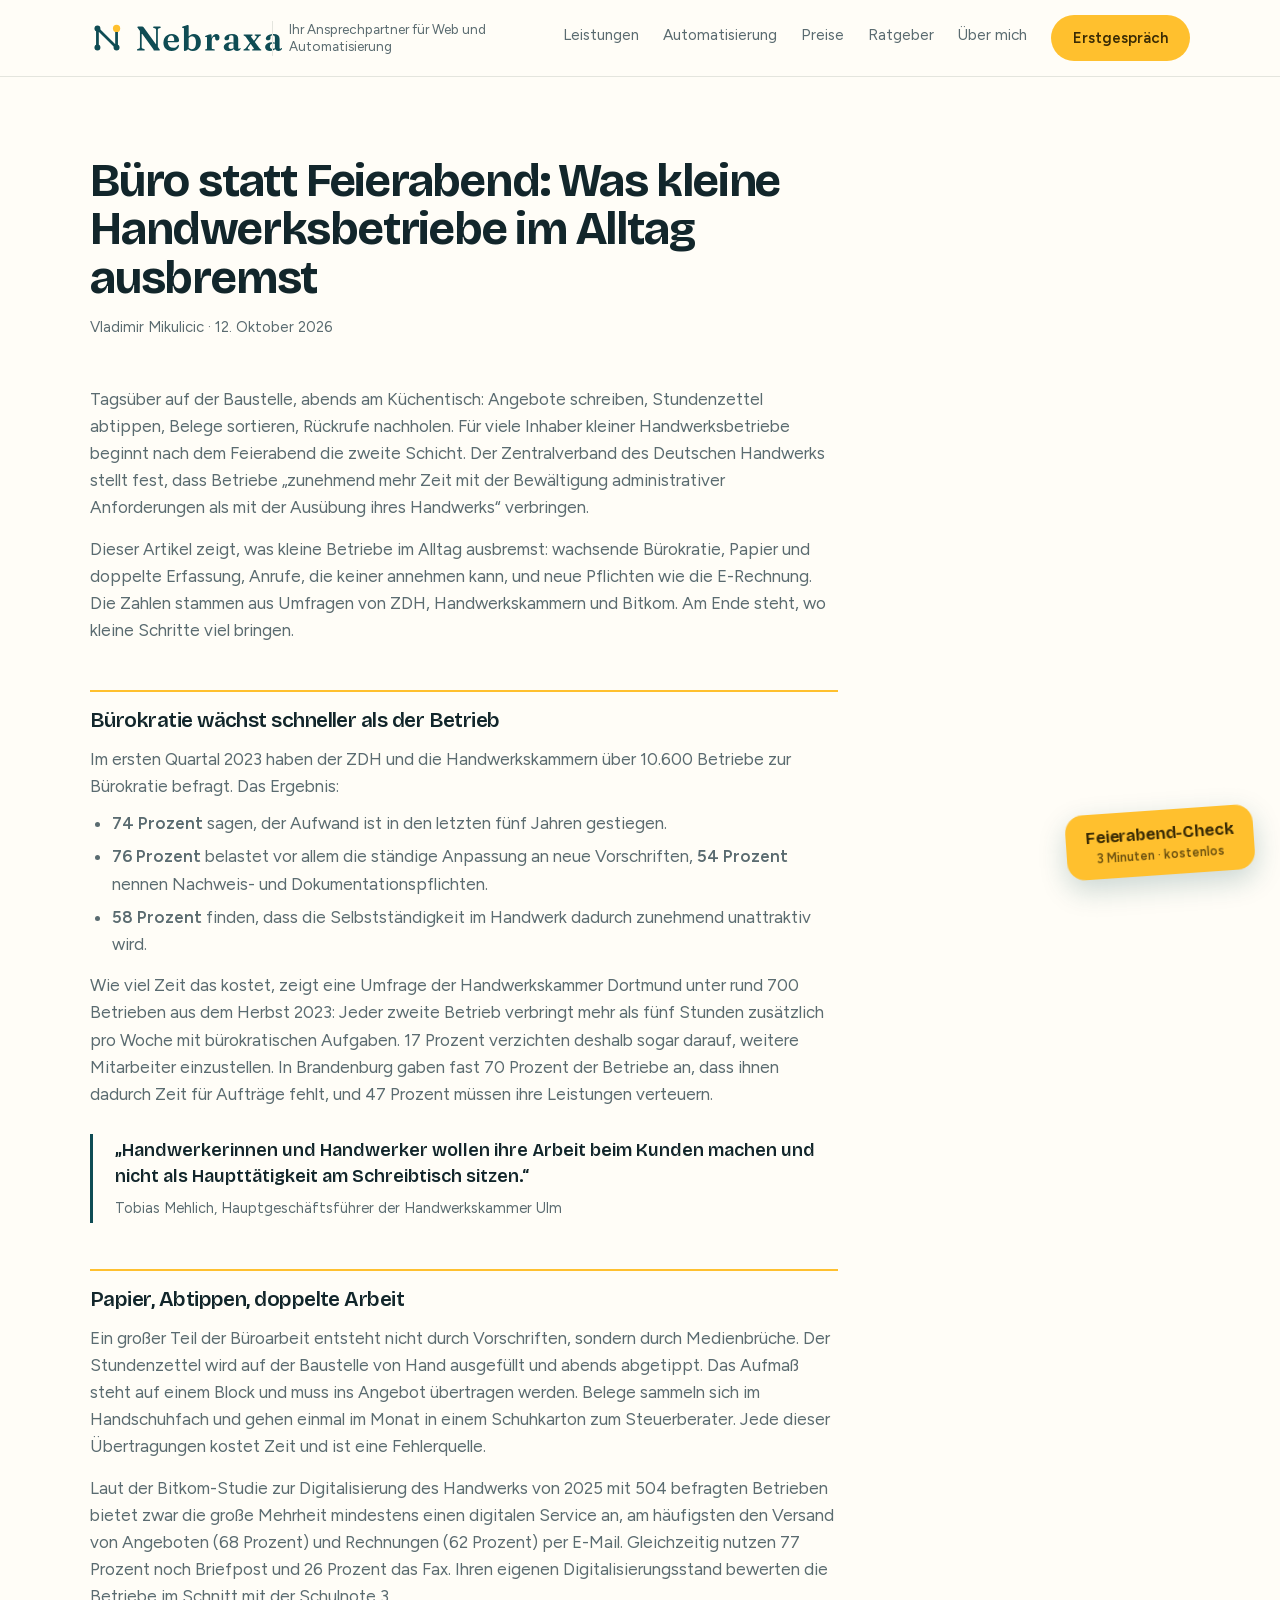
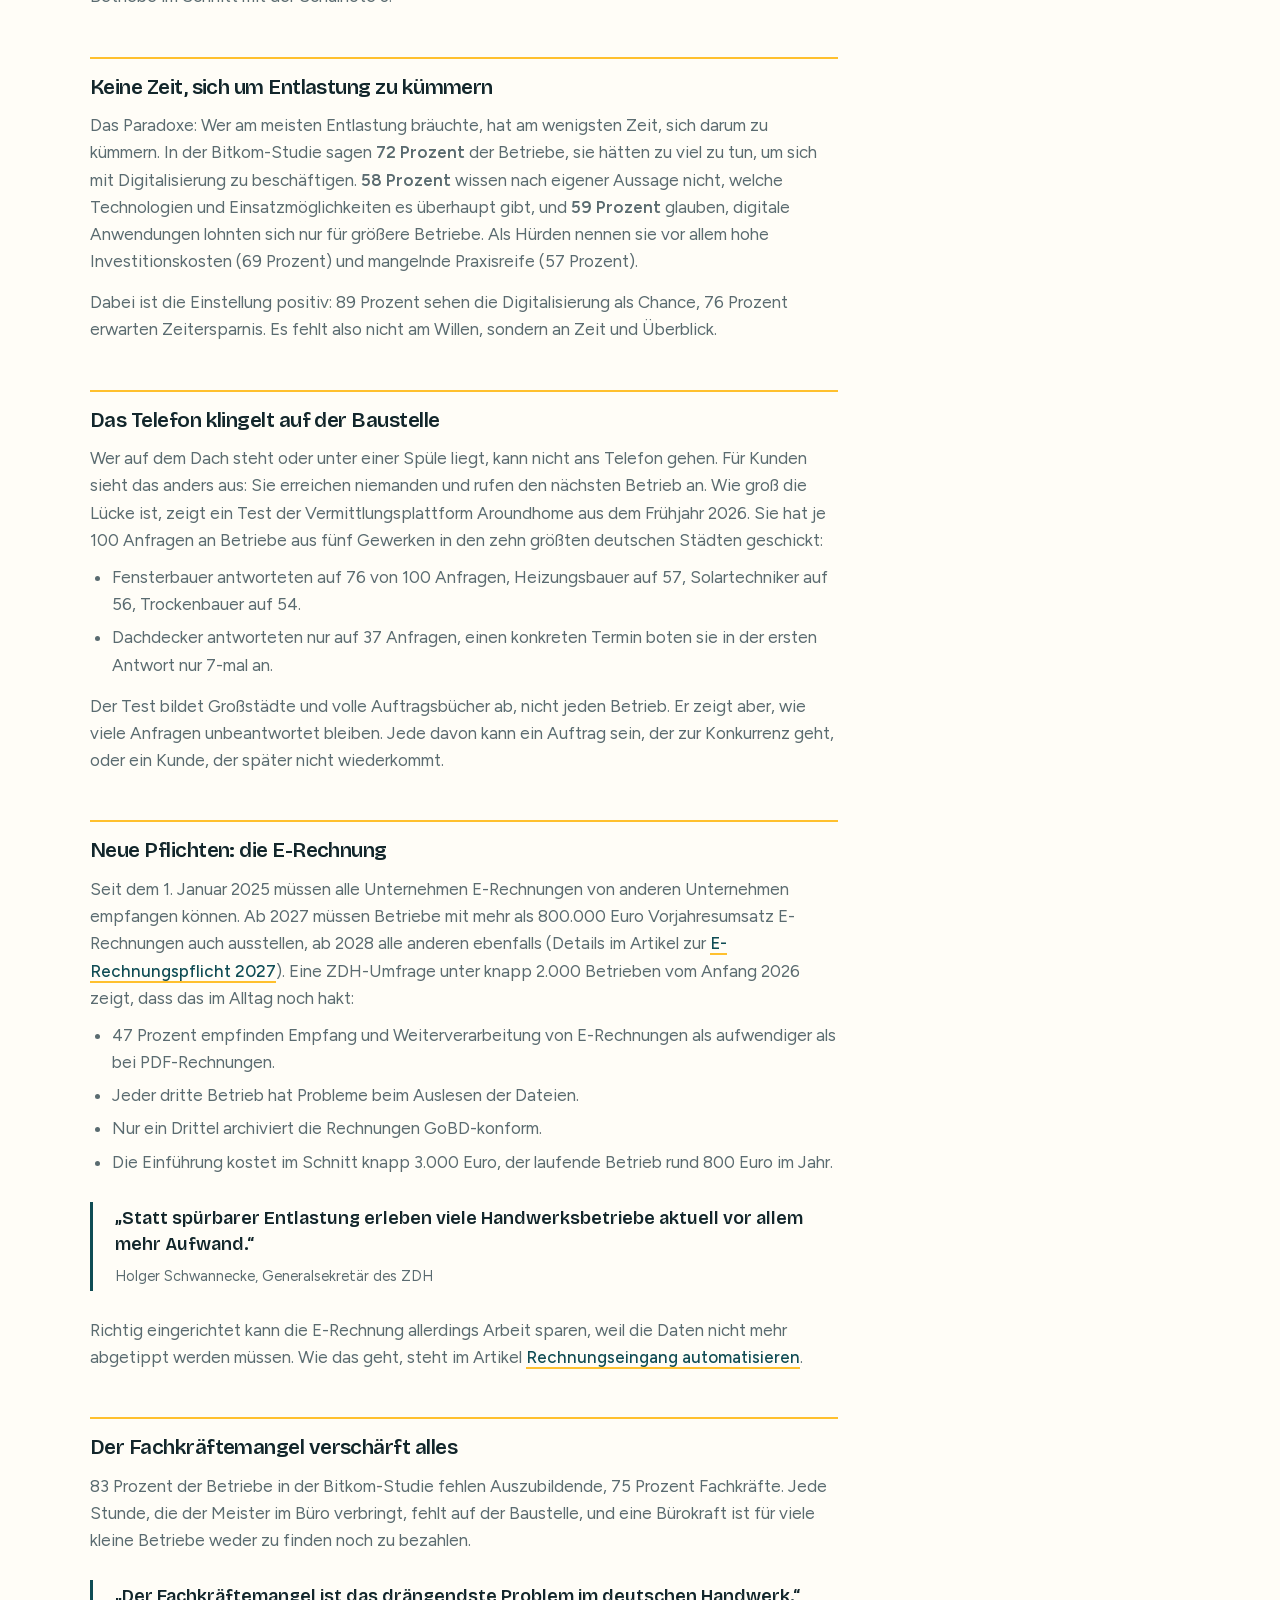
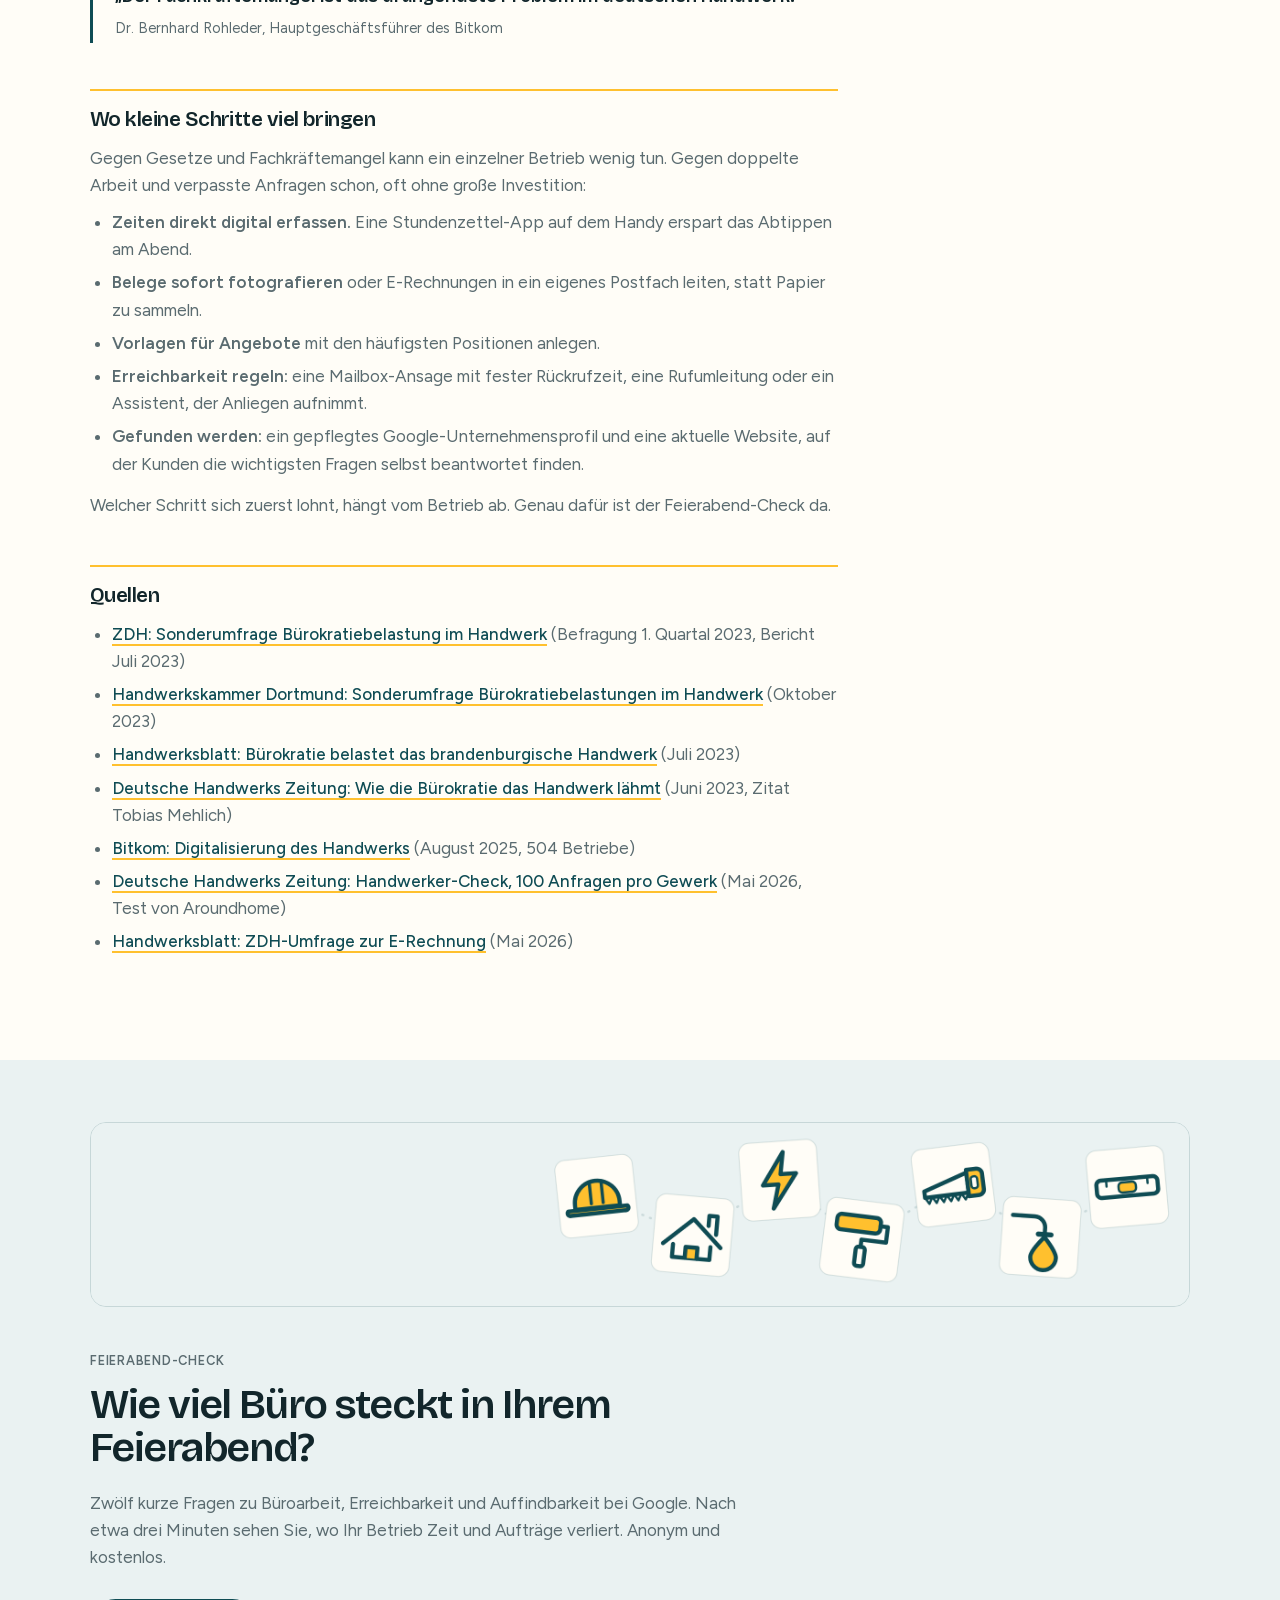
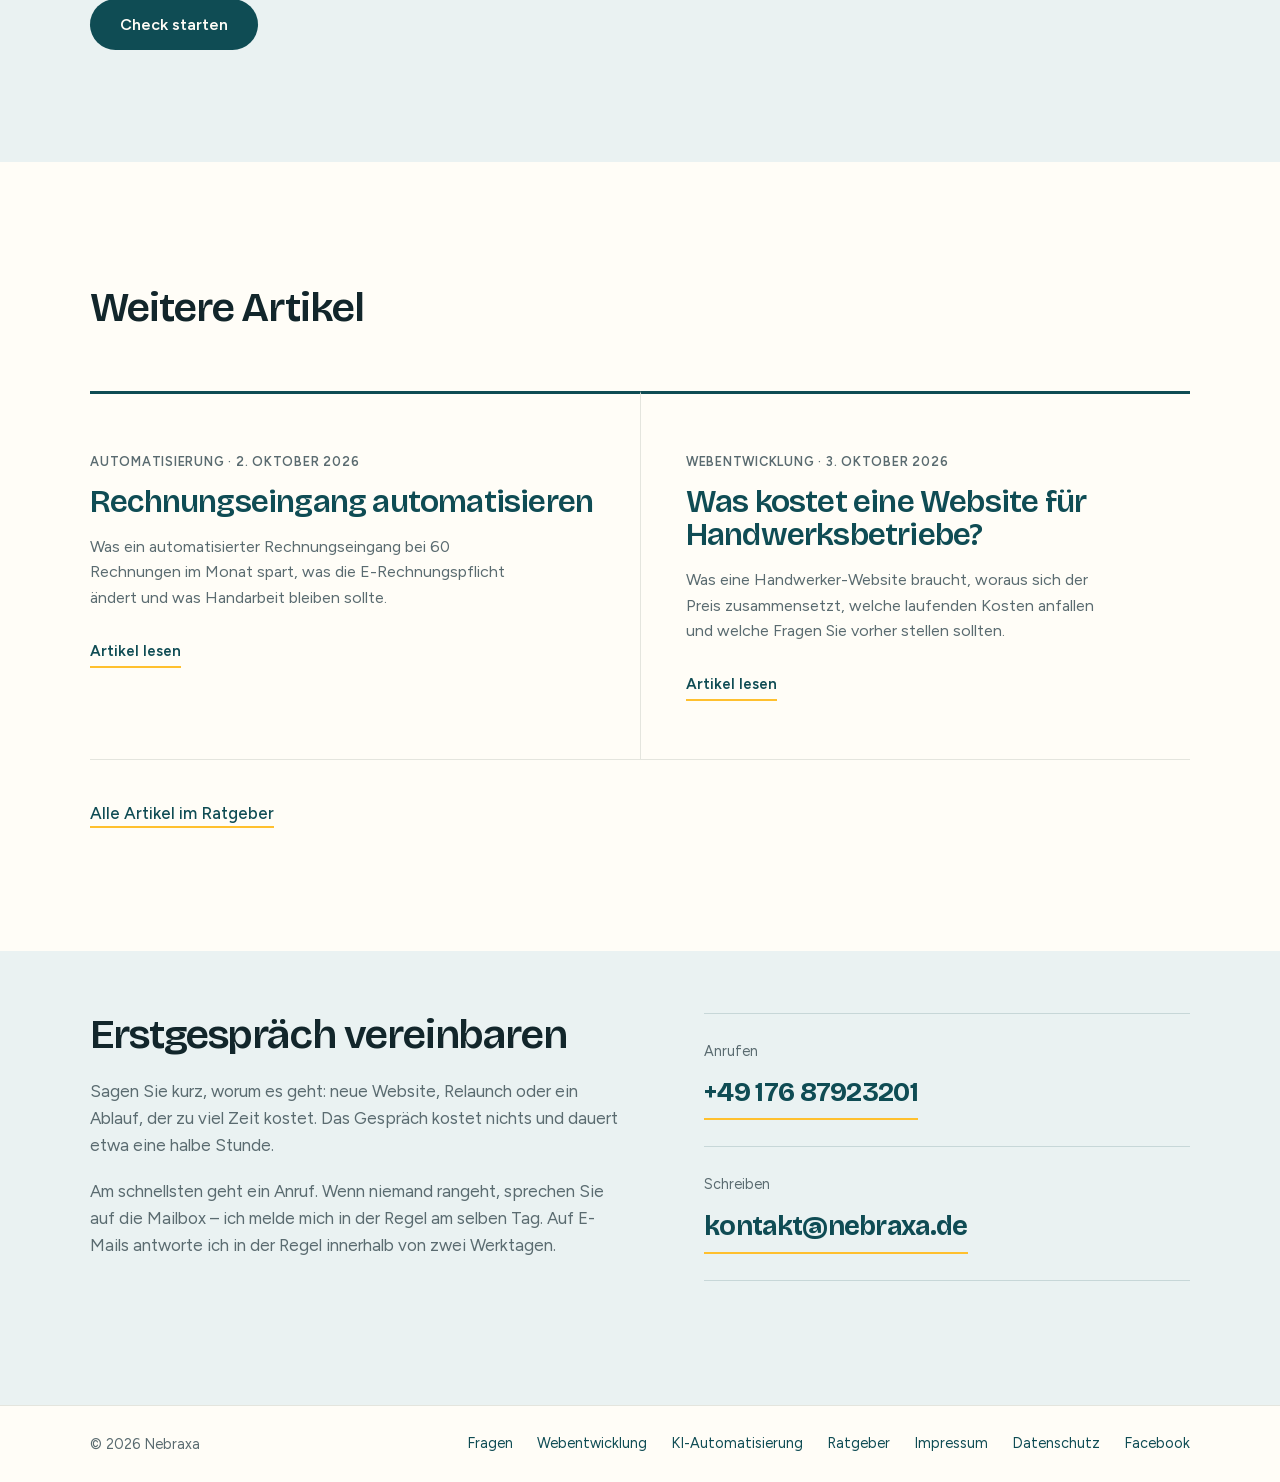
<file: handwerk-buero-feierabend.html>
<!DOCTYPE html>
<html lang="de">
<head>
<meta charset="UTF-8">
<meta name="viewport" content="width=device-width, initial-scale=1.0">
<title>Büro statt Feierabend: Was Handwerksbetriebe ausbremst | Nebraxa</title>
<meta name="description" content="Bürokratie, Papier, verpasste Anrufe und neue Pflichten wie die E-Rechnung: was kleine Handwerksbetriebe ausbremst, mit Zahlen von ZDH, Handwerkskammern und Bitkom.">
<link rel="canonical" href="https://nebraxa.de/handwerk-buero-feierabend.html">
<link rel="icon" href="favicon.svg" type="image/svg+xml">

<meta property="og:type" content="article">
<meta property="og:site_name" content="Nebraxa">
<meta property="og:locale" content="de_DE">
<meta property="og:url" content="https://nebraxa.de/handwerk-buero-feierabend.html">
<meta property="og:title" content="Büro statt Feierabend: Was kleine Handwerksbetriebe im Alltag ausbremst">
<meta property="og:description" content="Bürokratie, Papier, verpasste Anrufe und neue Pflichten wie die E-Rechnung: was kleine Handwerksbetriebe ausbremst, mit Zahlen von ZDH, Handwerkskammern und Bitkom.">
<meta property="og:image" content="https://nebraxa.de/og-handwerk-buero-feierabend.png">
<meta property="og:image:width" content="1200">
<meta property="og:image:height" content="630">
<meta property="og:image:alt" content="Büro statt Feierabend – Ratgeber von Nebraxa">
<meta property="article:published_time" content="2026-10-12">
<meta name="twitter:card" content="summary_large_image">

<script type="application/ld+json">
{
  "@context": "https://schema.org",
  "@graph": [
    {
      "@type": "Article",
      "headline": "Büro statt Feierabend: Was kleine Handwerksbetriebe im Alltag ausbremst",
      "description": "Bürokratie, Papier, verpasste Anrufe und neue Pflichten wie die E-Rechnung: was kleine Handwerksbetriebe ausbremst, mit Zahlen von ZDH, Handwerkskammern und Bitkom.",
      "datePublished": "2026-10-12",
      "dateModified": "2026-10-12",
      "author": {
        "@type": "Person",
        "name": "Vladimir Mikulicic"
      },
      "publisher": {
        "@id": "https://nebraxa.de/#organisation"
      },
      "mainEntityOfPage": "https://nebraxa.de/handwerk-buero-feierabend.html",
      "image": "https://nebraxa.de/og-handwerk-buero-feierabend.png",
      "inLanguage": "de"
    },
    {
      "@type": "BreadcrumbList",
      "itemListElement": [
        {
          "@type": "ListItem",
          "position": 1,
          "name": "Startseite",
          "item": "https://nebraxa.de/"
        },
        {
          "@type": "ListItem",
          "position": 2,
          "name": "Ratgeber",
          "item": "https://nebraxa.de/ratgeber.html"
        },
        {
          "@type": "ListItem",
          "position": 3,
          "name": "Büro statt Feierabend",
          "item": "https://nebraxa.de/handwerk-buero-feierabend.html"
        }
      ]
    }
  ]
}
</script>
<link rel="preload" href="fonts/bricolage-grotesque-latin-4efd1a.woff2" as="font" type="font/woff2" crossorigin>
<link rel="preload" href="fonts/figtree-latin-7073ac.woff2" as="font" type="font/woff2" crossorigin>
<link rel="stylesheet" href="styles.css">
</head>
<body>

<a href="#inhalt" class="skip-link">Zum Inhalt springen</a>

<header>
  <div class="bar">
    <a href="index.html" class="mark">
      <svg width="26" height="26" viewBox="0 0 32 32" fill="none" aria-hidden="true">
        <path d="M7 25V7l18 18V7" stroke="#0F4C54" stroke-width="2.6" stroke-linecap="round" stroke-linejoin="round"/>
        <circle cx="7" cy="25" r="2.8" fill="#0F4C54"/>
        <circle cx="7" cy="7" r="2.8" fill="#0F4C54"/>
        <circle cx="25" cy="25" r="2.8" fill="#0F4C54"/>
        <circle cx="25" cy="7" r="3.4" fill="#FFC02E"/>
      </svg>
      <img src="wordmark.svg" alt="Nebraxa" class="wordmark" width="117" height="21">
    </a>
    <p class="claim">Ihr Ansprechpartner für Web und Automatisierung</p>
    <nav class="bar-nav">
      <a href="index.html#leistungen">Leistungen</a>
      <a href="index.html#automatisierung">Automatisierung</a>
      <a href="index.html#preise">Preise</a>
      <a href="ratgeber.html">Ratgeber</a>
      <a href="index.html#warum">Über mich</a>
    </nav>
    <a href="index.html#kontakt" class="act">Erstgespräch</a>
    <details class="menu">
      <summary aria-label="Menü öffnen">
        <svg width="22" height="22" viewBox="0 0 24 24" fill="none" aria-hidden="true">
          <path d="M4 8h16M4 16h16" stroke="#0F4C54" stroke-width="1.9" stroke-linecap="round"/>
        </svg>
      </summary>
      <nav class="menu-panel">
        <a href="index.html#leistungen">Leistungen</a>
        <a href="index.html#automatisierung">Automatisierung</a>
        <a href="index.html#preise">Preise</a>
        <a href="index.html#ablauf">Ablauf</a>
        <a href="ratgeber.html">Ratgeber</a>
        <a href="index.html#warum">Über mich</a>
        <a href="index.html#fragen">Fragen</a>
      </nav>
    </details>
  </div>
</header>

<main id="inhalt">
<article class="legal">
  <div class="shell">
    <h1>Büro statt Feierabend: Was kleine Handwerksbetriebe im Alltag ausbremst</h1>
    <p class="updated">Vladimir Mikulicic · 12. Oktober 2026</p>

    <div class="legal-body">
      <p>Tagsüber auf der Baustelle, abends am Küchentisch: Angebote schreiben, Stundenzettel abtippen, Belege sortieren, Rückrufe nachholen. Für viele Inhaber kleiner Handwerksbetriebe beginnt nach dem Feierabend die zweite Schicht. Der Zentralverband des Deutschen Handwerks stellt fest, dass Betriebe „zunehmend mehr Zeit mit der Bewältigung administrativer Anforderungen als mit der Ausübung ihres Handwerks“ verbringen.</p>
      <p>Dieser Artikel zeigt, was kleine Betriebe im Alltag ausbremst: wachsende Bürokratie, Papier und doppelte Erfassung, Anrufe, die keiner annehmen kann, und neue Pflichten wie die E-Rechnung. Die Zahlen stammen aus Umfragen von ZDH, Handwerkskammern und Bitkom. Am Ende steht, wo kleine Schritte viel bringen.</p>

      <h2>Bürokratie wächst schneller als der Betrieb</h2>
      <p>Im ersten Quartal 2023 haben der ZDH und die Handwerkskammern über 10.600 Betriebe zur Bürokratie befragt. Das Ergebnis:</p>
      <ul>
        <li><strong>74 Prozent</strong> sagen, der Aufwand ist in den letzten fünf Jahren gestiegen.</li>
        <li><strong>76 Prozent</strong> belastet vor allem die ständige Anpassung an neue Vorschriften, <strong>54 Prozent</strong> nennen Nachweis- und Dokumentationspflichten.</li>
        <li><strong>58 Prozent</strong> finden, dass die Selbstständigkeit im Handwerk dadurch zunehmend unattraktiv wird.</li>
      </ul>
      <p>Wie viel Zeit das kostet, zeigt eine Umfrage der Handwerkskammer Dortmund unter rund 700 Betrieben aus dem Herbst 2023: Jeder zweite Betrieb verbringt mehr als fünf Stunden zusätzlich pro Woche mit bürokratischen Aufgaben. 17 Prozent verzichten deshalb sogar darauf, weitere Mitarbeiter einzustellen. In Brandenburg gaben fast 70 Prozent der Betriebe an, dass ihnen dadurch Zeit für Aufträge fehlt, und 47 Prozent müssen ihre Leistungen verteuern.</p>
      <blockquote>
        <p>„Handwerkerinnen und Handwerker wollen ihre Arbeit beim Kunden machen und nicht als Haupttätigkeit am Schreibtisch sitzen.“</p>
        <p class="quote-src">Tobias Mehlich, Hauptgeschäftsführer der Handwerkskammer Ulm</p>
      </blockquote>

      <h2>Papier, Abtippen, doppelte Arbeit</h2>
      <p>Ein großer Teil der Büroarbeit entsteht nicht durch Vorschriften, sondern durch Medienbrüche. Der Stundenzettel wird auf der Baustelle von Hand ausgefüllt und abends abgetippt. Das Aufmaß steht auf einem Block und muss ins Angebot übertragen werden. Belege sammeln sich im Handschuhfach und gehen einmal im Monat in einem Schuhkarton zum Steuerberater. Jede dieser Übertragungen kostet Zeit und ist eine Fehlerquelle.</p>
      <p>Laut der Bitkom-Studie zur Digitalisierung des Handwerks von 2025 mit 504 befragten Betrieben bietet zwar die große Mehrheit mindestens einen digitalen Service an, am häufigsten den Versand von Angeboten (68 Prozent) und Rechnungen (62 Prozent) per E-Mail. Gleichzeitig nutzen 77 Prozent noch Briefpost und 26 Prozent das Fax. Ihren eigenen Digitalisierungsstand bewerten die Betriebe im Schnitt mit der Schulnote 3.</p>

      <h2>Keine Zeit, sich um Entlastung zu kümmern</h2>
      <p>Das Paradoxe: Wer am meisten Entlastung bräuchte, hat am wenigsten Zeit, sich darum zu kümmern. In der Bitkom-Studie sagen <strong>72 Prozent</strong> der Betriebe, sie hätten zu viel zu tun, um sich mit Digitalisierung zu beschäftigen. <strong>58 Prozent</strong> wissen nach eigener Aussage nicht, welche Technologien und Einsatzmöglichkeiten es überhaupt gibt, und <strong>59 Prozent</strong> glauben, digitale Anwendungen lohnten sich nur für größere Betriebe. Als Hürden nennen sie vor allem hohe Investitionskosten (69 Prozent) und mangelnde Praxisreife (57 Prozent).</p>
      <p>Dabei ist die Einstellung positiv: 89 Prozent sehen die Digitalisierung als Chance, 76 Prozent erwarten Zeitersparnis. Es fehlt also nicht am Willen, sondern an Zeit und Überblick.</p>

      <h2>Das Telefon klingelt auf der Baustelle</h2>
      <p>Wer auf dem Dach steht oder unter einer Spüle liegt, kann nicht ans Telefon gehen. Für Kunden sieht das anders aus: Sie erreichen niemanden und rufen den nächsten Betrieb an. Wie groß die Lücke ist, zeigt ein Test der Vermittlungsplattform Aroundhome aus dem Frühjahr 2026. Sie hat je 100 Anfragen an Betriebe aus fünf Gewerken in den zehn größten deutschen Städten geschickt:</p>
      <ul>
        <li>Fensterbauer antworteten auf 76 von 100 Anfragen, Heizungsbauer auf 57, Solartechniker auf 56, Trockenbauer auf 54.</li>
        <li>Dachdecker antworteten nur auf 37 Anfragen, einen konkreten Termin boten sie in der ersten Antwort nur 7-mal an.</li>
      </ul>
      <p>Der Test bildet Großstädte und volle Auftragsbücher ab, nicht jeden Betrieb. Er zeigt aber, wie viele Anfragen unbeantwortet bleiben. Jede davon kann ein Auftrag sein, der zur Konkurrenz geht, oder ein Kunde, der später nicht wiederkommt.</p>

      <h2>Neue Pflichten: die E-Rechnung</h2>
      <p>Seit dem 1. Januar 2025 müssen alle Unternehmen E-Rechnungen von anderen Unternehmen empfangen können. Ab 2027 müssen Betriebe mit mehr als 800.000 Euro Vorjahresumsatz E-Rechnungen auch ausstellen, ab 2028 alle anderen ebenfalls (Details im Artikel zur <a href="e-rechnung-pflicht-2027.html">E-Rechnungspflicht 2027</a>). Eine ZDH-Umfrage unter knapp 2.000 Betrieben vom Anfang 2026 zeigt, dass das im Alltag noch hakt:</p>
      <ul>
        <li>47 Prozent empfinden Empfang und Weiterverarbeitung von E-Rechnungen als aufwendiger als bei PDF-Rechnungen.</li>
        <li>Jeder dritte Betrieb hat Probleme beim Auslesen der Dateien.</li>
        <li>Nur ein Drittel archiviert die Rechnungen GoBD-konform.</li>
        <li>Die Einführung kostet im Schnitt knapp 3.000 Euro, der laufende Betrieb rund 800 Euro im Jahr.</li>
      </ul>
      <blockquote>
        <p>„Statt spürbarer Entlastung erleben viele Handwerksbetriebe aktuell vor allem mehr Aufwand.“</p>
        <p class="quote-src">Holger Schwannecke, Generalsekretär des ZDH</p>
      </blockquote>
      <p>Richtig eingerichtet kann die E-Rechnung allerdings Arbeit sparen, weil die Daten nicht mehr abgetippt werden müssen. Wie das geht, steht im Artikel <a href="rechnungseingang-automatisieren.html">Rechnungseingang automatisieren</a>.</p>

      <h2>Der Fachkräftemangel verschärft alles</h2>
      <p>83 Prozent der Betriebe in der Bitkom-Studie fehlen Auszubildende, 75 Prozent Fachkräfte. Jede Stunde, die der Meister im Büro verbringt, fehlt auf der Baustelle, und eine Bürokraft ist für viele kleine Betriebe weder zu finden noch zu bezahlen.</p>
      <blockquote>
        <p>„Der Fachkräftemangel ist das drängendste Problem im deutschen Handwerk.“</p>
        <p class="quote-src">Dr. Bernhard Rohleder, Hauptgeschäftsführer des Bitkom</p>
      </blockquote>

      <h2>Wo kleine Schritte viel bringen</h2>
      <p>Gegen Gesetze und Fachkräftemangel kann ein einzelner Betrieb wenig tun. Gegen doppelte Arbeit und verpasste Anfragen schon, oft ohne große Investition:</p>
      <ul>
        <li><strong>Zeiten direkt digital erfassen.</strong> Eine Stundenzettel-App auf dem Handy erspart das Abtippen am Abend.</li>
        <li><strong>Belege sofort fotografieren</strong> oder E-Rechnungen in ein eigenes Postfach leiten, statt Papier zu sammeln.</li>
        <li><strong>Vorlagen für Angebote</strong> mit den häufigsten Positionen anlegen.</li>
        <li><strong>Erreichbarkeit regeln:</strong> eine Mailbox-Ansage mit fester Rückrufzeit, eine Rufumleitung oder ein Assistent, der Anliegen aufnimmt.</li>
        <li><strong>Gefunden werden:</strong> ein gepflegtes Google-Unternehmensprofil und eine aktuelle Website, auf der Kunden die wichtigsten Fragen selbst beantwortet finden.</li>
      </ul>
      <p>Welcher Schritt sich zuerst lohnt, hängt vom Betrieb ab. Genau dafür ist der Feierabend-Check da.</p>

      <h2>Quellen</h2>
      <ul>
        <li><a href="https://www.zdh.de/ueber-uns/fachbereich-wirtschaft-energie-umwelt/sonderumfragen/sonderumfrage-buerokratiebelastung-im-handwerk/" rel="noopener">ZDH: Sonderumfrage Bürokratiebelastung im Handwerk</a> (Befragung 1. Quartal 2023, Bericht Juli 2023)</li>
        <li><a href="https://www.hwk-do.de/wp-content/uploads/2023/10/HWK-Pressedienst-57-Konjunktur-Sonderumfrage_Buerokratiebelastungen-im-Handwerk.pdf" rel="noopener">Handwerkskammer Dortmund: Sonderumfrage Bürokratiebelastungen im Handwerk</a> (Oktober 2023)</li>
        <li><a href="https://www.handwerksblatt.de/themen-specials/buerokratiewahnsinn-im-handwerk/buerokratie-belastet-das-brandenburgische-handwerk" rel="noopener">Handwerksblatt: Bürokratie belastet das brandenburgische Handwerk</a> (Juli 2023)</li>
        <li><a href="https://www.deutsche-handwerks-zeitung.de/?p=297989" rel="noopener">Deutsche Handwerks Zeitung: Wie die Bürokratie das Handwerk lähmt</a> (Juni 2023, Zitat Tobias Mehlich)</li>
        <li><a href="https://www.bitkom.org/Presse/Presseinformation/Handwerk-Azubis-Betriebe-Digitalisierung" rel="noopener">Bitkom: Digitalisierung des Handwerks</a> (August 2025, 504 Betriebe)</li>
        <li><a href="https://www.deutsche-handwerks-zeitung.de/?p=378421" rel="noopener">Deutsche Handwerks Zeitung: Handwerker-Check, 100 Anfragen pro Gewerk</a> (Mai 2026, Test von Aroundhome)</li>
        <li><a href="https://www.handwerksblatt.de/panorama/themen-specials/die-e-rechnung-wird-pflicht-tipps-fuer-handwerksbetriebe/zdh-umfrage-im-handwerk-noch-mehr-aufwand-mit-der-e-rechnung" rel="noopener">Handwerksblatt: ZDH-Umfrage zur E-Rechnung</a> (Mai 2026)</li>
      </ul>
    </div>
  </div>
</article>

<section class="block block--tint">
  <div class="shell check">
    <img src="feierabend-check-cover-handwerk.png" alt="" width="2400" height="400" class="check-cover" loading="lazy">
    <p class="door-meta">Feierabend-Check</p>
    <h2 class="wide-head">Wie viel Büro steckt in Ihrem Feierabend?</h2>
    <p class="lead">Zwölf kurze Fragen zu Büroarbeit, Erreichbarkeit und Auffindbarkeit bei Google. Nach etwa drei Minuten sehen Sie, wo Ihr Betrieb Zeit und Aufträge verliert. Anonym und kostenlos.</p>
    <p class="check-act"><a href="https://tally.so/r/VLR4Jg" class="btn" rel="noopener">Check starten</a></p>
  </div>
</section>

<section class="block">
  <div class="shell">
    <h2 class="wide-head">Weitere Artikel</h2>
    <div class="doors">
      <a href="rechnungseingang-automatisieren.html" class="door">
        <span class="door-meta">Automatisierung · 2. Oktober 2026</span>
        <h3 class="door-name">Rechnungseingang automatisieren</h3>
        <span class="door-text">Was ein automatisierter Rechnungseingang bei 60 Rechnungen im Monat spart, was die E-Rechnungspflicht ändert und was Handarbeit bleiben sollte.</span>
        <span class="door-go">Artikel lesen</span>
      </a>
      <a href="website-kosten-handwerk.html" class="door">
        <span class="door-meta">Webentwicklung · 3. Oktober 2026</span>
        <h3 class="door-name">Was kostet eine Website für Handwerksbetriebe?</h3>
        <span class="door-text">Was eine Handwerker-Website braucht, woraus sich der Preis zusammensetzt, welche laufenden Kosten anfallen und welche Fragen Sie vorher stellen sollten.</span>
        <span class="door-go">Artikel lesen</span>
      </a>
    </div>
    <p><a href="ratgeber.html" class="lnk">Alle Artikel im Ratgeber</a></p>
  </div>
</section>

<section class="closing" id="kontakt">
  <div class="shell closing-grid">
    <div>
      <h2>Erstgespräch vereinbaren</h2>
      <p class="lead">Sagen Sie kurz, worum es geht: neue Website, Relaunch oder ein Ablauf, der zu viel Zeit kostet. Das Gespräch kostet nichts und dauert etwa eine halbe Stunde.</p>
      <p class="lead">Am schnellsten geht ein Anruf. Wenn niemand rangeht, sprechen Sie auf die Mailbox – ich melde mich in der Regel am selben Tag. Auf E-Mails antworte ich in der Regel innerhalb von zwei Werktagen.</p>
    </div>
    <div class="reach">
      <a href="tel:+4917687923201">
        <span>Anrufen</span>
        <strong>+49 176 87923201</strong>
      </a>
      <a href="mailto:kontakt@nebraxa.de">
        <span>Schreiben</span>
        <strong>kontakt@nebraxa.de</strong>
      </a>
    </div>
  </div>
</section>
</main>

<footer>
  <div class="shell foot">
    <span>© 2026 Nebraxa</span>
    <nav>
      <a href="index.html#fragen">Fragen</a>
      <a href="webentwicklung.html">Webentwicklung</a>
      <a href="ki-automatisierung.html">KI-Automatisierung</a>
      <a href="ratgeber.html">Ratgeber</a>
      <a href="impressum.html">Impressum</a>
      <a href="datenschutz.html">Datenschutz</a>
      <a href="https://www.facebook.com/nebraxa" rel="noopener">Facebook</a>
    </nav>
  </div>
</footer>

<a href="https://tally.so/r/VLR4Jg" class="sticker" rel="noopener"><b>Feierabend-Check</b><span>3 Minuten · kostenlos</span></a>

</body>
</html>
</file>
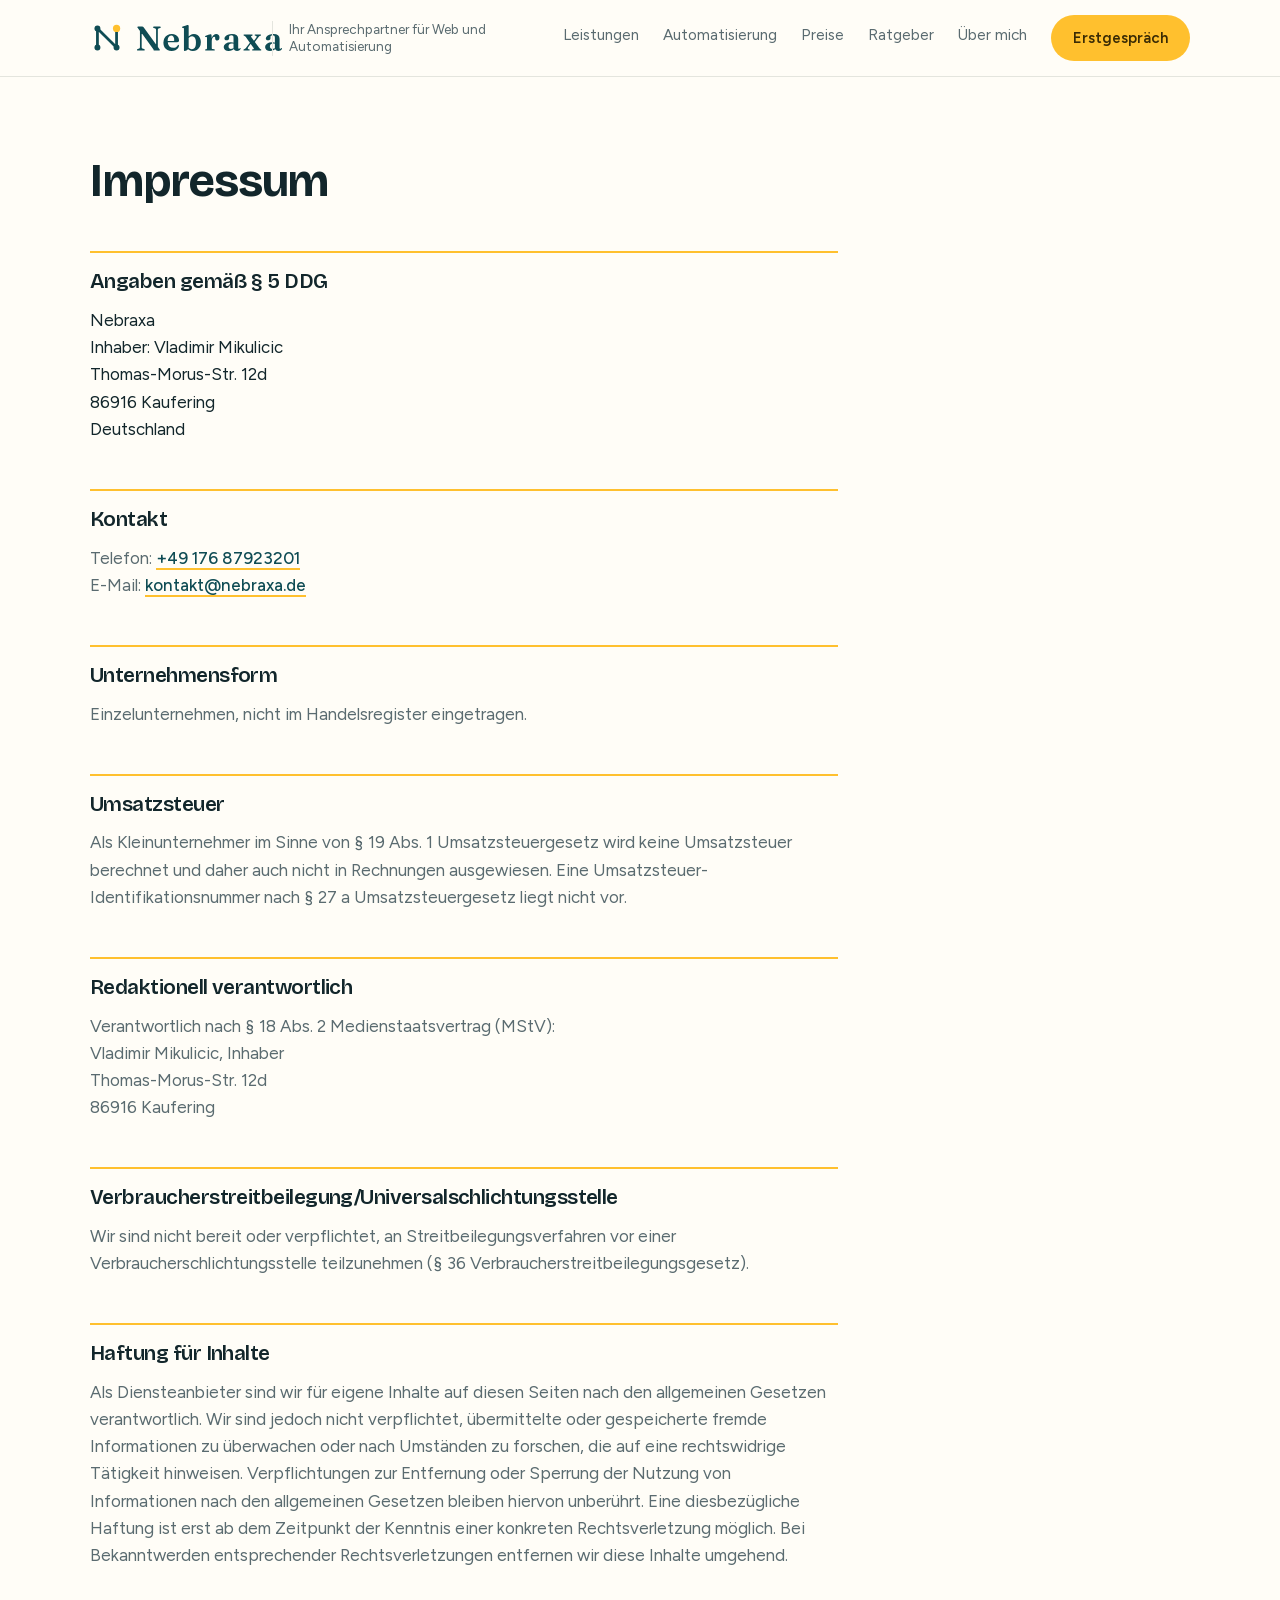
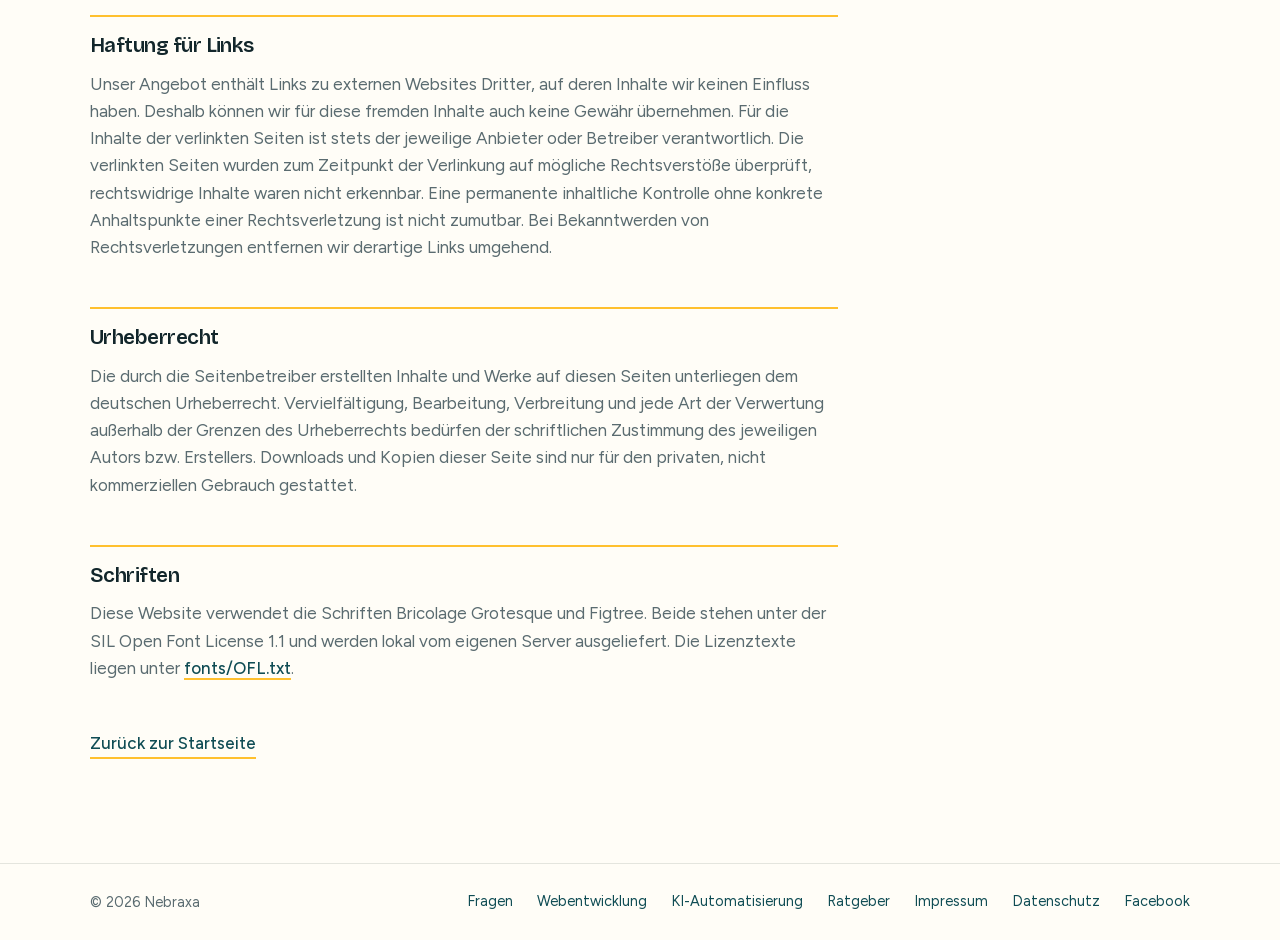
<file: impressum.html>
<!DOCTYPE html>
<html lang="de">
<head>
<meta charset="UTF-8">
<meta name="viewport" content="width=device-width, initial-scale=1.0">
<title>Impressum – Nebraxa</title>
<meta name="description" content="Impressum und Anbieterkennzeichnung von Nebraxa.">
<meta name="robots" content="noindex, follow">
<link rel="canonical" href="https://nebraxa.de/impressum.html">
<link rel="icon" href="favicon.svg" type="image/svg+xml">

<meta property="og:type" content="website">
<meta property="og:site_name" content="Nebraxa">
<meta property="og:locale" content="de_DE">
<meta property="og:url" content="https://nebraxa.de/impressum.html">
<meta property="og:title" content="Impressum – Nebraxa">
<meta property="og:description" content="Impressum und Anbieterkennzeichnung von Nebraxa.">
<meta property="og:image" content="https://nebraxa.de/og-image.png">
<meta property="og:image:width" content="1200">
<meta property="og:image:height" content="630">
<meta property="og:image:alt" content="Nebraxa – Ihr Ansprechpartner für Web und Automatisierung">
<meta name="twitter:card" content="summary_large_image">
<link rel="preload" href="fonts/bricolage-grotesque-latin-4efd1a.woff2" as="font" type="font/woff2" crossorigin>
<link rel="preload" href="fonts/figtree-latin-7073ac.woff2" as="font" type="font/woff2" crossorigin>
<link rel="stylesheet" href="styles.css">
</head>
<body>

<a href="#inhalt" class="skip-link">Zum Inhalt springen</a>

<header>
  <div class="bar">
    <a href="index.html" class="mark">
      <svg width="26" height="26" viewBox="0 0 32 32" fill="none" aria-hidden="true">
        <path d="M7 25V7l18 18V7" stroke="#0F4C54" stroke-width="2.6" stroke-linecap="round" stroke-linejoin="round"/>
        <circle cx="7" cy="25" r="2.8" fill="#0F4C54"/>
        <circle cx="7" cy="7" r="2.8" fill="#0F4C54"/>
        <circle cx="25" cy="25" r="2.8" fill="#0F4C54"/>
        <circle cx="25" cy="7" r="3.4" fill="#FFC02E"/>
      </svg>
      <img src="wordmark.svg" alt="Nebraxa" class="wordmark" width="117" height="21">
    </a>
    <p class="claim">Ihr Ansprechpartner für Web und Automatisierung</p>
    <nav class="bar-nav">
      <a href="index.html#leistungen">Leistungen</a>
      <a href="index.html#automatisierung">Automatisierung</a>
      <a href="index.html#preise">Preise</a>
      <a href="ratgeber.html">Ratgeber</a>
      <a href="index.html#warum">Über mich</a>
    </nav>
    <a href="index.html#kontakt" class="act">Erstgespräch</a>
    <details class="menu">
      <summary aria-label="Menü öffnen">
        <svg width="22" height="22" viewBox="0 0 24 24" fill="none" aria-hidden="true">
          <path d="M4 8h16M4 16h16" stroke="#0F4C54" stroke-width="1.9" stroke-linecap="round"/>
        </svg>
      </summary>
      <nav class="menu-panel">
        <a href="index.html#leistungen">Leistungen</a>
        <a href="index.html#automatisierung">Automatisierung</a>
        <a href="index.html#preise">Preise</a>
        <a href="index.html#ablauf">Ablauf</a>
        <a href="ratgeber.html">Ratgeber</a>
        <a href="index.html#warum">Über mich</a>
        <a href="index.html#fragen">Fragen</a>
      </nav>
    </details>
  </div>
</header>

<main id="inhalt">
<section class="legal">
  <div class="shell">
    <h1>Impressum</h1>

    <div class="legal-body">
      <h2>Angaben gemäß § 5 DDG</h2>
      <address>
        Nebraxa<br>
        Inhaber: Vladimir Mikulicic<br>
        Thomas-Morus-Str. 12d<br>
        86916 Kaufering<br>
        Deutschland
      </address>

      <h2>Kontakt</h2>
      <p>
        Telefon: <a href="tel:+4917687923201">+49 176 87923201</a><br>
        E-Mail: <a href="mailto:kontakt@nebraxa.de">kontakt@nebraxa.de</a>
      </p>

      <h2>Unternehmensform</h2>
      <p>Einzelunternehmen, nicht im Handelsregister eingetragen.</p>

      <h2>Umsatzsteuer</h2>
      <p>Als Kleinunternehmer im Sinne von § 19 Abs. 1 Umsatzsteuergesetz wird keine Umsatzsteuer berechnet und daher auch nicht in Rechnungen ausgewiesen. Eine Umsatzsteuer-Identifikationsnummer nach § 27 a Umsatzsteuergesetz liegt nicht vor.</p>

      <h2>Redaktionell verantwortlich</h2>
      <p>
        Verantwortlich nach § 18 Abs. 2 Medienstaatsvertrag (MStV):<br>
        Vladimir Mikulicic, Inhaber<br>
        Thomas-Morus-Str. 12d<br>
        86916 Kaufering
      </p>

      <h2>Verbraucherstreitbeilegung/Universalschlichtungsstelle</h2>
      <p>Wir sind nicht bereit oder verpflichtet, an Streitbeilegungsverfahren vor einer Verbraucherschlichtungsstelle teilzunehmen (§ 36 Verbraucherstreitbeilegungsgesetz).</p>

      <h2>Haftung für Inhalte</h2>
      <p>Als Diensteanbieter sind wir für eigene Inhalte auf diesen Seiten nach den allgemeinen Gesetzen verantwortlich. Wir sind jedoch nicht verpflichtet, übermittelte oder gespeicherte fremde Informationen zu überwachen oder nach Umständen zu forschen, die auf eine rechtswidrige Tätigkeit hinweisen. Verpflichtungen zur Entfernung oder Sperrung der Nutzung von Informationen nach den allgemeinen Gesetzen bleiben hiervon unberührt. Eine diesbezügliche Haftung ist erst ab dem Zeitpunkt der Kenntnis einer konkreten Rechtsverletzung möglich. Bei Bekanntwerden entsprechender Rechtsverletzungen entfernen wir diese Inhalte umgehend.</p>

      <h2>Haftung für Links</h2>
      <p>Unser Angebot enthält Links zu externen Websites Dritter, auf deren Inhalte wir keinen Einfluss haben. Deshalb können wir für diese fremden Inhalte auch keine Gewähr übernehmen. Für die Inhalte der verlinkten Seiten ist stets der jeweilige Anbieter oder Betreiber verantwortlich. Die verlinkten Seiten wurden zum Zeitpunkt der Verlinkung auf mögliche Rechtsverstöße überprüft, rechtswidrige Inhalte waren nicht erkennbar. Eine permanente inhaltliche Kontrolle ohne konkrete Anhaltspunkte einer Rechtsverletzung ist nicht zumutbar. Bei Bekanntwerden von Rechtsverletzungen entfernen wir derartige Links umgehend.</p>

      <h2>Urheberrecht</h2>
      <p>Die durch die Seitenbetreiber erstellten Inhalte und Werke auf diesen Seiten unterliegen dem deutschen Urheberrecht. Vervielfältigung, Bearbeitung, Verbreitung und jede Art der Verwertung außerhalb der Grenzen des Urheberrechts bedürfen der schriftlichen Zustimmung des jeweiligen Autors bzw. Erstellers. Downloads und Kopien dieser Seite sind nur für den privaten, nicht kommerziellen Gebrauch gestattet.</p>

      <h2>Schriften</h2>
      <p>Diese Website verwendet die Schriften Bricolage Grotesque und Figtree. Beide stehen unter der SIL Open Font License 1.1 und werden lokal vom eigenen Server ausgeliefert. Die Lizenztexte liegen unter <a href="fonts/OFL.txt">fonts/OFL.txt</a>.</p>

      <a href="index.html" class="legal-back">Zurück zur Startseite</a>
    </div>
  </div>
</section>
</main>

<footer>
  <div class="shell foot">
    <span>© 2026 Nebraxa</span>
    <nav>
      <a href="index.html#fragen">Fragen</a>
      <a href="webentwicklung.html">Webentwicklung</a>
      <a href="ki-automatisierung.html">KI-Automatisierung</a>
      <a href="ratgeber.html">Ratgeber</a>
      <a href="impressum.html">Impressum</a>
      <a href="datenschutz.html">Datenschutz</a>
      <a href="https://www.facebook.com/nebraxa" rel="noopener">Facebook</a>
    </nav>
  </div>
</footer>

</body>
</html>
</file>
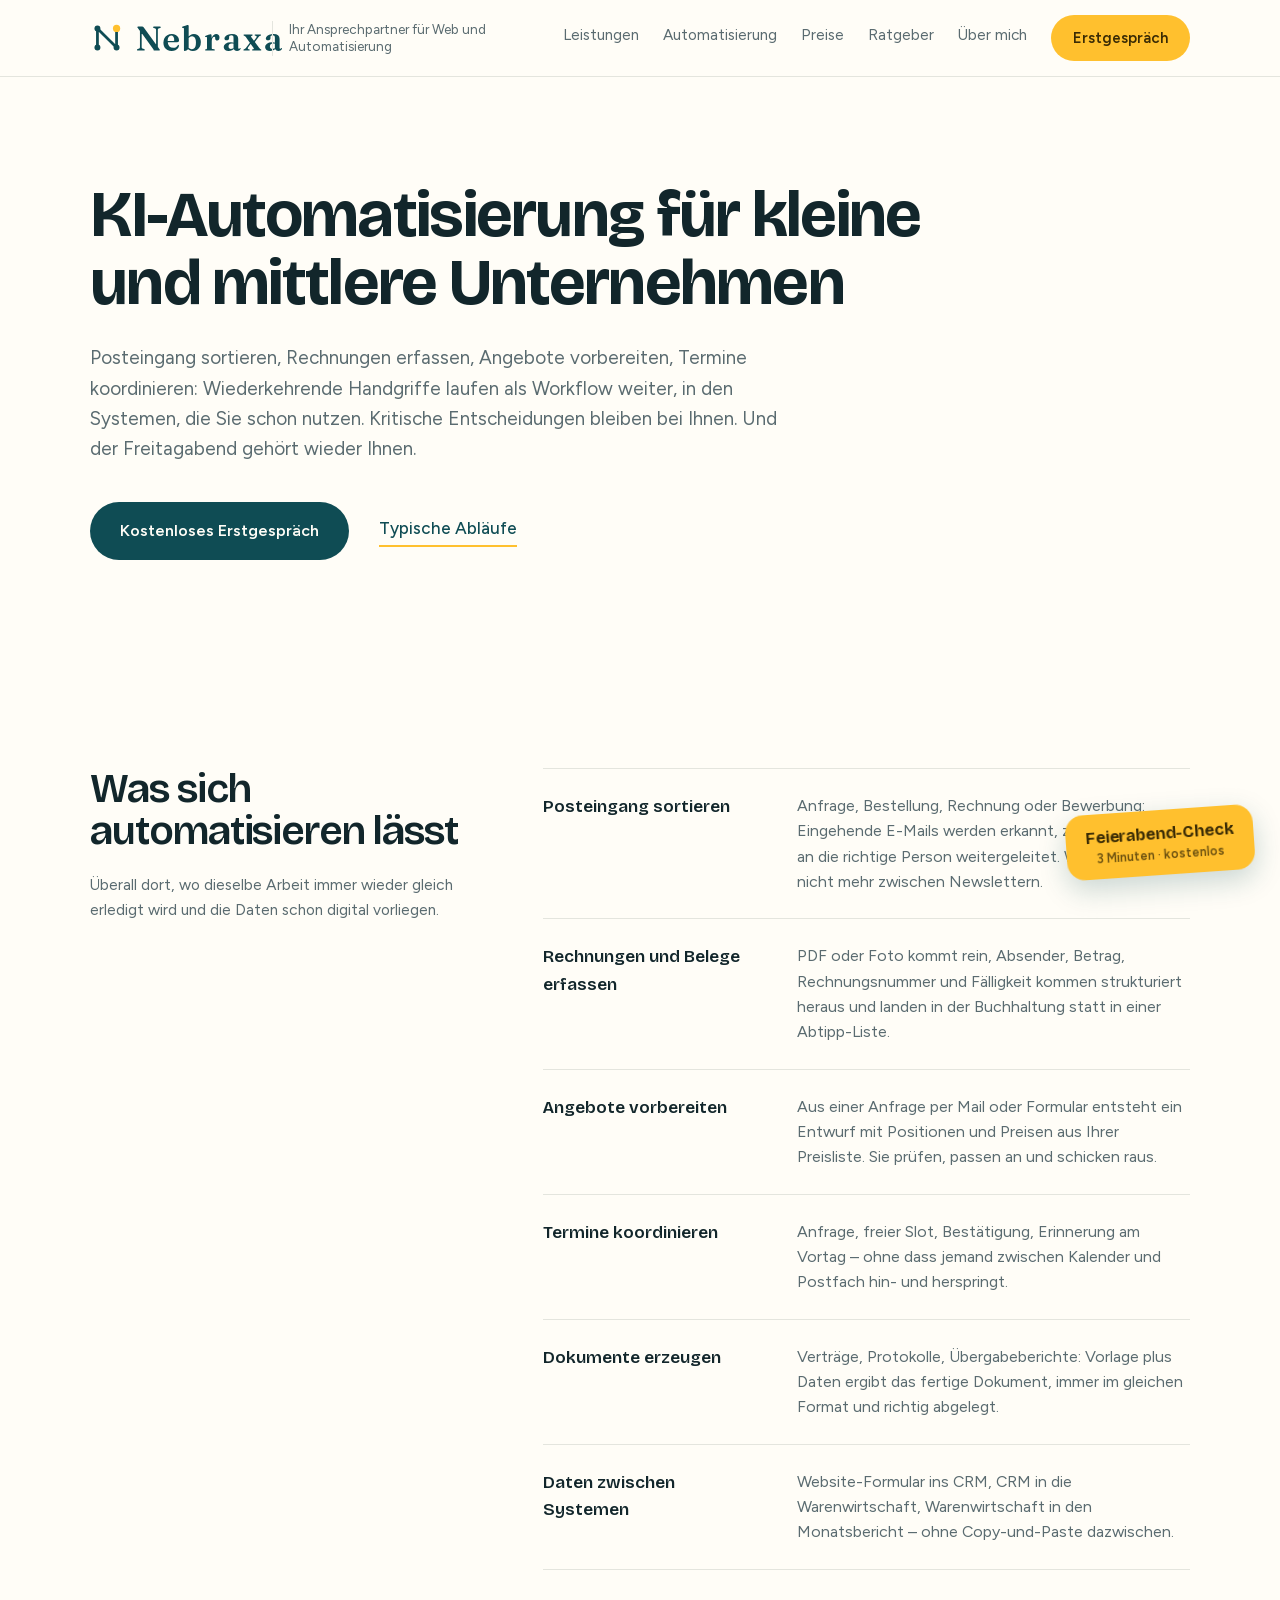
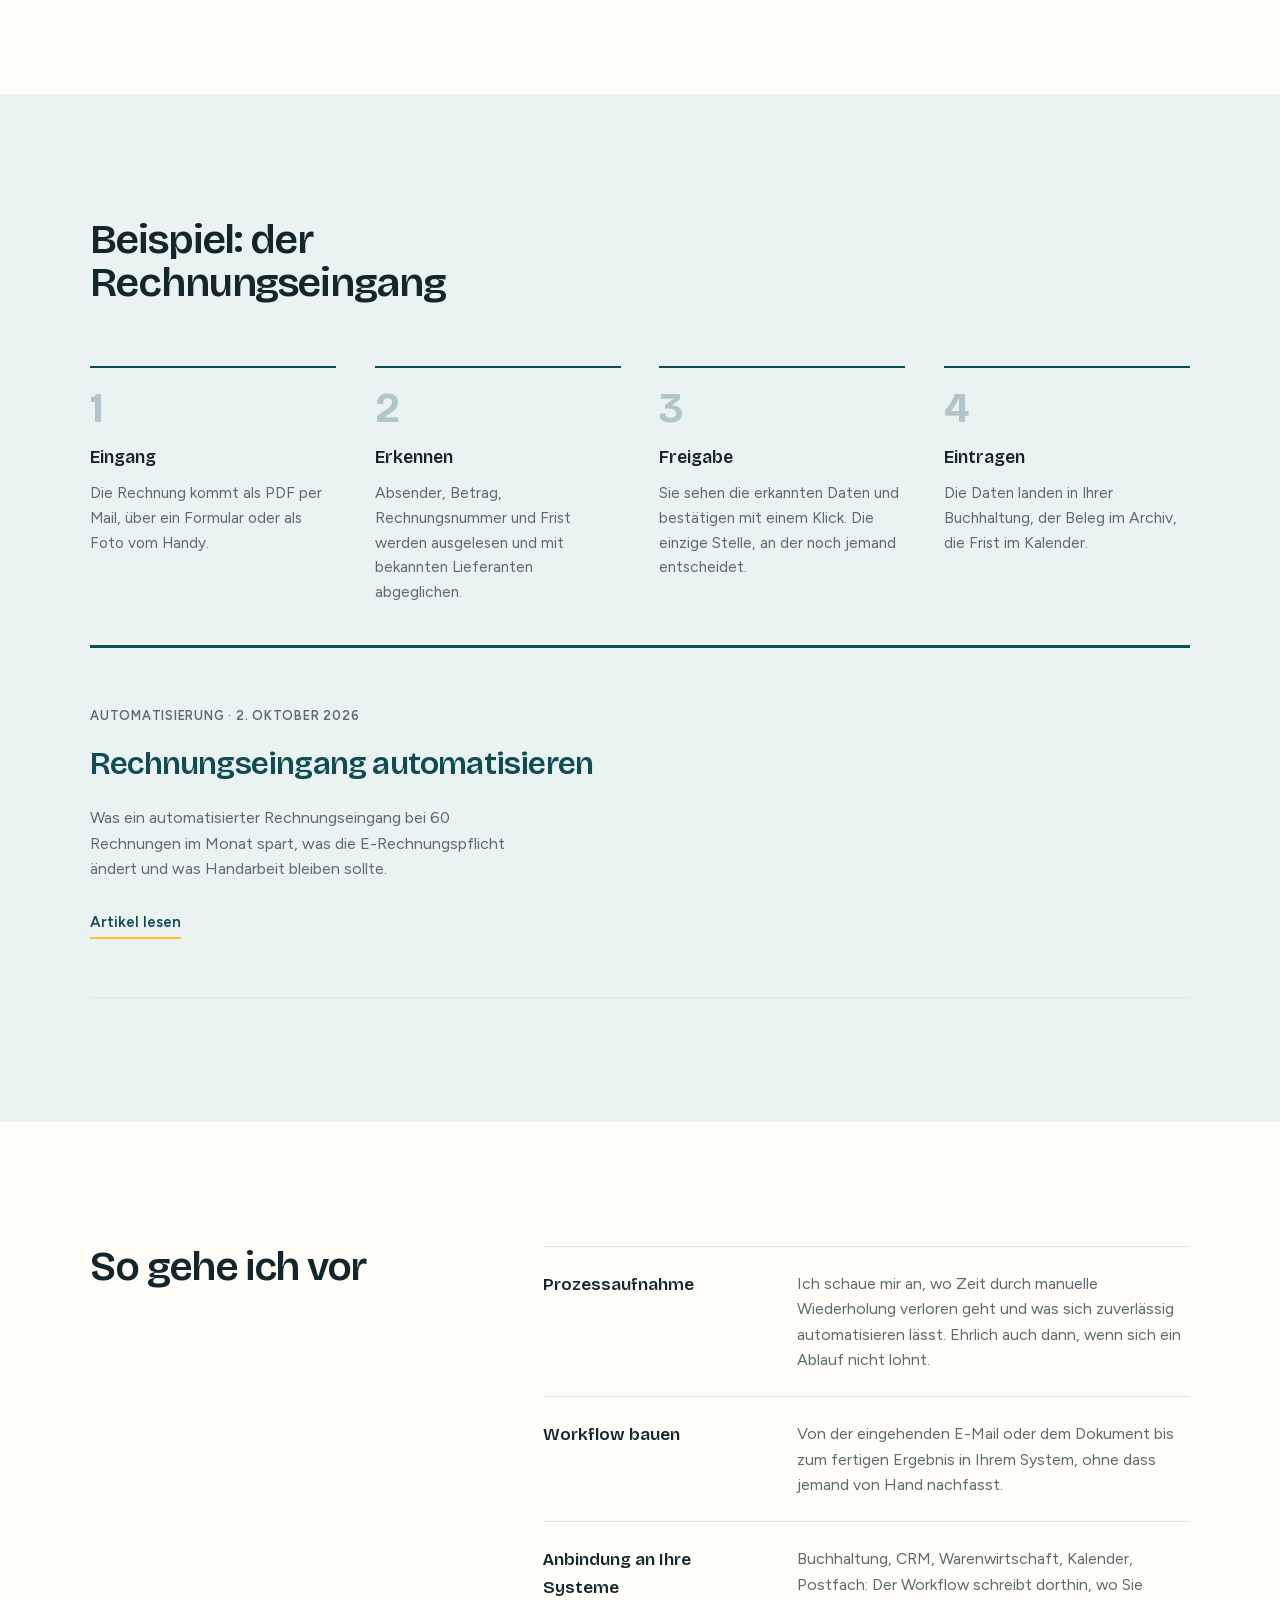
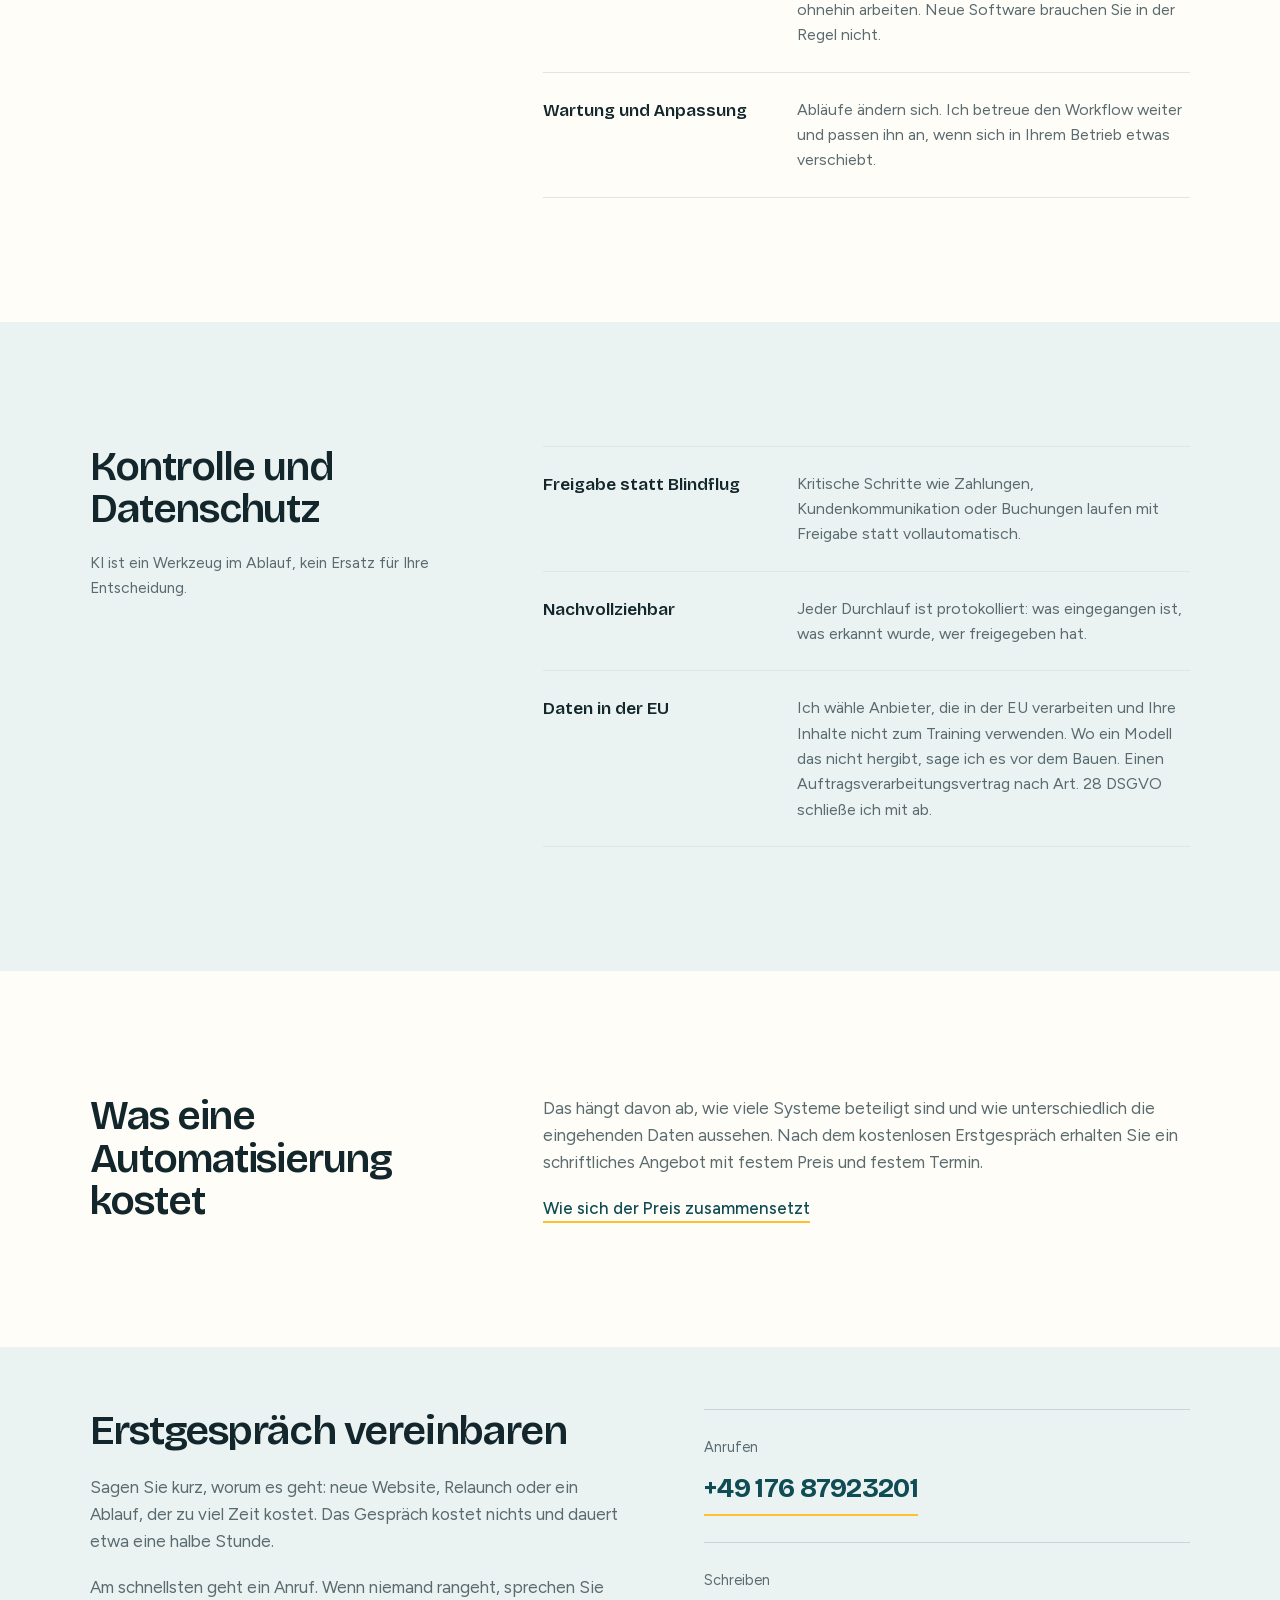
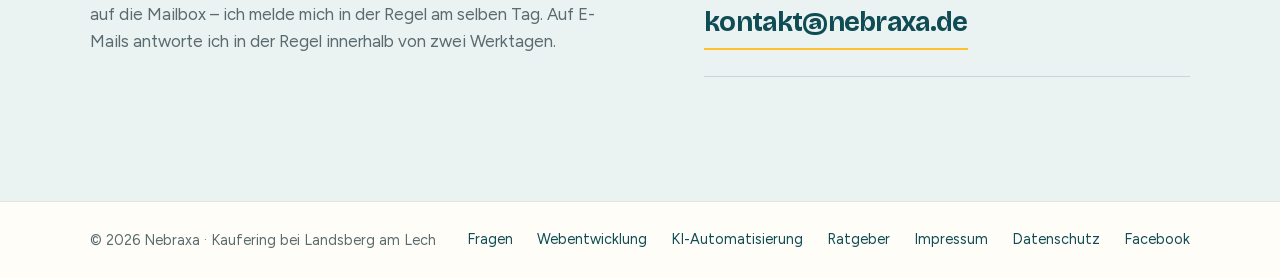
<file: ki-automatisierung.html>
<!DOCTYPE html>
<html lang="de">
<head>
<meta charset="UTF-8">
<meta name="viewport" content="width=device-width, initial-scale=1.0">
<title>KI-Automatisierung für KMU in Landsberg am Lech | Nebraxa</title>
<meta name="description" content="Posteingang, Rechnungseingang, Angebote und Termine automatisieren, für KMU in Landsberg am Lech und Umgebung. Mit Freigabe, Protokoll und Verarbeitung in der EU.">
<link rel="canonical" href="https://nebraxa.de/ki-automatisierung.html">
<link rel="icon" href="favicon.svg" type="image/svg+xml">

<meta property="og:type" content="website">
<meta property="og:site_name" content="Nebraxa">
<meta property="og:locale" content="de_DE">
<meta property="og:url" content="https://nebraxa.de/ki-automatisierung.html">
<meta property="og:title" content="KI-Automatisierung für kleine und mittlere Unternehmen in Landsberg am Lech – Nebraxa">
<meta property="og:description" content="Posteingang, Rechnungseingang, Angebote und Termine automatisieren, für KMU in Landsberg am Lech und Umgebung. Mit Freigabe, Protokoll und Verarbeitung in der EU.">
<meta property="og:image" content="https://nebraxa.de/og-image.png">
<meta property="og:image:width" content="1200">
<meta property="og:image:height" content="630">
<meta property="og:image:alt" content="Nebraxa – Ihr Ansprechpartner für Web und Automatisierung">
<meta name="twitter:card" content="summary_large_image">

<script type="application/ld+json">
{
  "@context": "https://schema.org",
  "@graph": [
    {
      "@type": "Service",
      "name": "KI-Automatisierung",
      "serviceType": "Prozessautomatisierung",
      "description": "Automatisierung wiederkehrender Büroabläufe wie Posteingang, Rechnungserfassung, Angebote und Terminkoordination.",
      "url": "https://nebraxa.de/ki-automatisierung.html",
      "provider": {
        "@id": "https://nebraxa.de/#organisation"
      },
      "areaServed": [
        {
          "@type": "City",
          "name": "Landsberg am Lech"
        },
        {
          "@type": "City",
          "name": "München"
        },
        {
          "@type": "AdministrativeArea",
          "name": "Landkreis Landsberg am Lech"
        },
        {
          "@type": "Country",
          "name": "Deutschland"
        }
      ]
    },
    {
      "@type": "BreadcrumbList",
      "itemListElement": [
        {
          "@type": "ListItem",
          "position": 1,
          "name": "Startseite",
          "item": "https://nebraxa.de/"
        },
        {
          "@type": "ListItem",
          "position": 2,
          "name": "KI-Automatisierung",
          "item": "https://nebraxa.de/ki-automatisierung.html"
        }
      ]
    }
  ]
}
</script>
<link rel="preload" href="fonts/bricolage-grotesque-latin-4efd1a.woff2" as="font" type="font/woff2" crossorigin>
<link rel="preload" href="fonts/figtree-latin-7073ac.woff2" as="font" type="font/woff2" crossorigin>
<link rel="stylesheet" href="styles.css">
</head>
<body>

<a href="#inhalt" class="skip-link">Zum Inhalt springen</a>

<header>
  <div class="bar">
    <a href="index.html" class="mark">
      <svg width="26" height="26" viewBox="0 0 32 32" fill="none" aria-hidden="true">
        <path d="M7 25V7l18 18V7" stroke="#0F4C54" stroke-width="2.6" stroke-linecap="round" stroke-linejoin="round"/>
        <circle cx="7" cy="25" r="2.8" fill="#0F4C54"/>
        <circle cx="7" cy="7" r="2.8" fill="#0F4C54"/>
        <circle cx="25" cy="25" r="2.8" fill="#0F4C54"/>
        <circle cx="25" cy="7" r="3.4" fill="#FFC02E"/>
      </svg>
      <img src="wordmark.svg" alt="Nebraxa" class="wordmark" width="117" height="21">
    </a>
    <p class="claim">Ihr Ansprechpartner für Web und Automatisierung</p>
    <nav class="bar-nav">
      <a href="index.html#leistungen">Leistungen</a>
      <a href="index.html#automatisierung">Automatisierung</a>
      <a href="index.html#preise">Preise</a>
      <a href="ratgeber.html">Ratgeber</a>
      <a href="index.html#warum">Über mich</a>
    </nav>
    <a href="index.html#kontakt" class="act">Erstgespräch</a>
    <details class="menu">
      <summary aria-label="Menü öffnen">
        <svg width="22" height="22" viewBox="0 0 24 24" fill="none" aria-hidden="true">
          <path d="M4 8h16M4 16h16" stroke="#0F4C54" stroke-width="1.9" stroke-linecap="round"/>
        </svg>
      </summary>
      <nav class="menu-panel">
        <a href="index.html#leistungen">Leistungen</a>
        <a href="index.html#automatisierung">Automatisierung</a>
        <a href="index.html#preise">Preise</a>
        <a href="index.html#ablauf">Ablauf</a>
        <a href="ratgeber.html">Ratgeber</a>
        <a href="index.html#warum">Über mich</a>
        <a href="index.html#fragen">Fragen</a>
      </nav>
    </details>
  </div>
</header>

<main id="inhalt">
<section class="opening">
  <div class="shell">
    <h1>KI-Automatisierung für kleine und mittlere Unternehmen</h1>
    <p class="opening-lead">Posteingang sortieren, Rechnungen erfassen, Angebote vorbereiten, Termine koordinieren: Wiederkehrende Handgriffe laufen als Workflow weiter, in den Systemen, die Sie schon nutzen. Kritische Entscheidungen bleiben bei Ihnen. Und der Freitagabend gehört wieder Ihnen.</p>
    <div class="opening-act">
      <a href="#kontakt" class="btn">Kostenloses Erstgespräch</a>
      <a href="#ablaeufe" class="lnk">Typische Abläufe</a>
    </div>
  </div>
</section>

<section class="block" id="ablaeufe">
  <div class="shell rail">
    <div class="rail-head">
      <h2>Was sich automatisieren lässt</h2>
      <p class="rail-note">Überall dort, wo dieselbe Arbeit immer wieder gleich erledigt wird und die Daten schon digital vorliegen.</p>
    </div>
    <div class="rail-body">
      <dl class="rows">
        <div class="row">
          <dt>Posteingang sortieren</dt>
          <dd>Anfrage, Bestellung, Rechnung oder Bewerbung: Eingehende E-Mails werden erkannt, zugeordnet und an die richtige Person weitergeleitet. Wichtiges landet nicht mehr zwischen Newslettern.</dd>
        </div>
        <div class="row">
          <dt>Rechnungen und Belege erfassen</dt>
          <dd>PDF oder Foto kommt rein, Absender, Betrag, Rechnungsnummer und Fälligkeit kommen strukturiert heraus und landen in der Buchhaltung statt in einer Abtipp-Liste.</dd>
        </div>
        <div class="row">
          <dt>Angebote vorbereiten</dt>
          <dd>Aus einer Anfrage per Mail oder Formular entsteht ein Entwurf mit Positionen und Preisen aus Ihrer Preisliste. Sie prüfen, passen an und schicken raus.</dd>
        </div>
        <div class="row">
          <dt>Termine koordinieren</dt>
          <dd>Anfrage, freier Slot, Bestätigung, Erinnerung am Vortag – ohne dass jemand zwischen Kalender und Postfach hin- und herspringt.</dd>
        </div>
        <div class="row">
          <dt>Dokumente erzeugen</dt>
          <dd>Verträge, Protokolle, Übergabeberichte: Vorlage plus Daten ergibt das fertige Dokument, immer im gleichen Format und richtig abgelegt.</dd>
        </div>
        <div class="row">
          <dt>Daten zwischen Systemen</dt>
          <dd>Website-Formular ins CRM, CRM in die Warenwirtschaft, Warenwirtschaft in den Monatsbericht – ohne Copy-und-Paste dazwischen.</dd>
        </div>
      </dl>
    </div>
  </div>
</section>

<section class="block block--tint">
  <div class="shell">
    <h2 class="wide-head">Beispiel: der Rechnungseingang</h2>
    <ol class="steps">
      <li>
        <span class="step-no">1</span>
        <span class="step-name">Eingang</span>
        <span class="step-text">Die Rechnung kommt als PDF per Mail, über ein Formular oder als Foto vom Handy.</span>
      </li>
      <li>
        <span class="step-no">2</span>
        <span class="step-name">Erkennen</span>
        <span class="step-text">Absender, Betrag, Rechnungsnummer und Frist werden ausgelesen und mit bekannten Lieferanten abgeglichen.</span>
      </li>
      <li>
        <span class="step-no">3</span>
        <span class="step-name">Freigabe</span>
        <span class="step-text">Sie sehen die erkannten Daten und bestätigen mit einem Klick. Die einzige Stelle, an der noch jemand entscheidet.</span>
      </li>
      <li>
        <span class="step-no">4</span>
        <span class="step-name">Eintragen</span>
        <span class="step-text">Die Daten landen in Ihrer Buchhaltung, der Beleg im Archiv, die Frist im Kalender.</span>
      </li>
    </ol>
    <a href="rechnungseingang-automatisieren.html" class="door">
      <span class="door-meta">Automatisierung · 2. Oktober 2026</span>
      <span class="door-name">Rechnungseingang automatisieren</span>
      <span class="door-text">Was ein automatisierter Rechnungseingang bei 60 Rechnungen im Monat spart, was die E-Rechnungspflicht ändert und was Handarbeit bleiben sollte.</span>
      <span class="door-go">Artikel lesen</span>
    </a>
  </div>
</section>

<section class="block">
  <div class="shell rail">
    <div class="rail-head">
      <h2>So gehe ich vor</h2>
    </div>
    <div class="rail-body">
      <dl class="rows">
        <div class="row">
          <dt>Prozessaufnahme</dt>
          <dd>Ich schaue mir an, wo Zeit durch manuelle Wiederholung verloren geht und was sich zuverlässig automatisieren lässt. Ehrlich auch dann, wenn sich ein Ablauf nicht lohnt.</dd>
        </div>
        <div class="row">
          <dt>Workflow bauen</dt>
          <dd>Von der eingehenden E-Mail oder dem Dokument bis zum fertigen Ergebnis in Ihrem System, ohne dass jemand von Hand nachfasst.</dd>
        </div>
        <div class="row">
          <dt>Anbindung an Ihre Systeme</dt>
          <dd>Buchhaltung, CRM, Warenwirtschaft, Kalender, Postfach: Der Workflow schreibt dorthin, wo Sie ohnehin arbeiten. Neue Software brauchen Sie in der Regel nicht.</dd>
        </div>
        <div class="row">
          <dt>Wartung und Anpassung</dt>
          <dd>Abläufe ändern sich. Ich betreue den Workflow weiter und passen ihn an, wenn sich in Ihrem Betrieb etwas verschiebt.</dd>
        </div>
      </dl>
    </div>
  </div>
</section>

<section class="block block--tint">
  <div class="shell rail">
    <div class="rail-head">
      <h2>Kontrolle und Datenschutz</h2>
      <p class="rail-note">KI ist ein Werkzeug im Ablauf, kein Ersatz für Ihre Entscheidung.</p>
    </div>
    <div class="rail-body">
      <dl class="rows">
        <div class="row">
          <dt>Freigabe statt Blindflug</dt>
          <dd>Kritische Schritte wie Zahlungen, Kundenkommunikation oder Buchungen laufen mit Freigabe statt vollautomatisch.</dd>
        </div>
        <div class="row">
          <dt>Nachvollziehbar</dt>
          <dd>Jeder Durchlauf ist protokolliert: was eingegangen ist, was erkannt wurde, wer freigegeben hat.</dd>
        </div>
        <div class="row">
          <dt>Daten in der EU</dt>
          <dd>Ich wähle Anbieter, die in der EU verarbeiten und Ihre Inhalte nicht zum Training verwenden. Wo ein Modell das nicht hergibt, sage ich es vor dem Bauen. Einen Auftragsverarbeitungsvertrag nach Art. 28 DSGVO schließe ich mit ab.</dd>
        </div>
      </dl>
    </div>
  </div>
</section>

<section class="block">
  <div class="shell rail">
    <div class="rail-head">
      <h2>Was eine Automatisierung kostet</h2>
    </div>
    <div class="rail-body">
      <p class="lead">Das hängt davon ab, wie viele Systeme beteiligt sind und wie unterschiedlich die eingehenden Daten aussehen. Nach dem kostenlosen Erstgespräch erhalten Sie ein schriftliches Angebot mit festem Preis und festem Termin.</p>
      <p class="lead"><a href="index.html#preise" class="lnk">Wie sich der Preis zusammensetzt</a></p>
    </div>
  </div>
</section>

<section class="closing" id="kontakt">
  <div class="shell closing-grid">
    <div>
      <h2>Erstgespräch vereinbaren</h2>
      <p class="lead">Sagen Sie kurz, worum es geht: neue Website, Relaunch oder ein Ablauf, der zu viel Zeit kostet. Das Gespräch kostet nichts und dauert etwa eine halbe Stunde.</p>
      <p class="lead">Am schnellsten geht ein Anruf. Wenn niemand rangeht, sprechen Sie auf die Mailbox – ich melde mich in der Regel am selben Tag. Auf E-Mails antworte ich in der Regel innerhalb von zwei Werktagen.</p>
    </div>
    <div class="reach">
      <a href="tel:+4917687923201">
        <span>Anrufen</span>
        <strong>+49 176 87923201</strong>
      </a>
      <a href="mailto:kontakt@nebraxa.de">
        <span>Schreiben</span>
        <strong>kontakt@nebraxa.de</strong>
      </a>
    </div>
  </div>
</section>
</main>

<footer>
  <div class="shell foot">
    <span>© 2026 Nebraxa · Kaufering bei Landsberg am Lech</span>
    <nav>
      <a href="index.html#fragen">Fragen</a>
      <a href="webentwicklung.html">Webentwicklung</a>
      <a href="ki-automatisierung.html">KI-Automatisierung</a>
      <a href="ratgeber.html">Ratgeber</a>
      <a href="impressum.html">Impressum</a>
      <a href="datenschutz.html">Datenschutz</a>
      <a href="https://www.facebook.com/nebraxa" rel="noopener">Facebook</a>
    </nav>
  </div>
</footer>

<a href="https://tally.so/r/VLR4Jg" class="sticker" rel="noopener"><b>Feierabend-Check</b><span>3 Minuten · kostenlos</span></a>

</body>
</html>
</file>
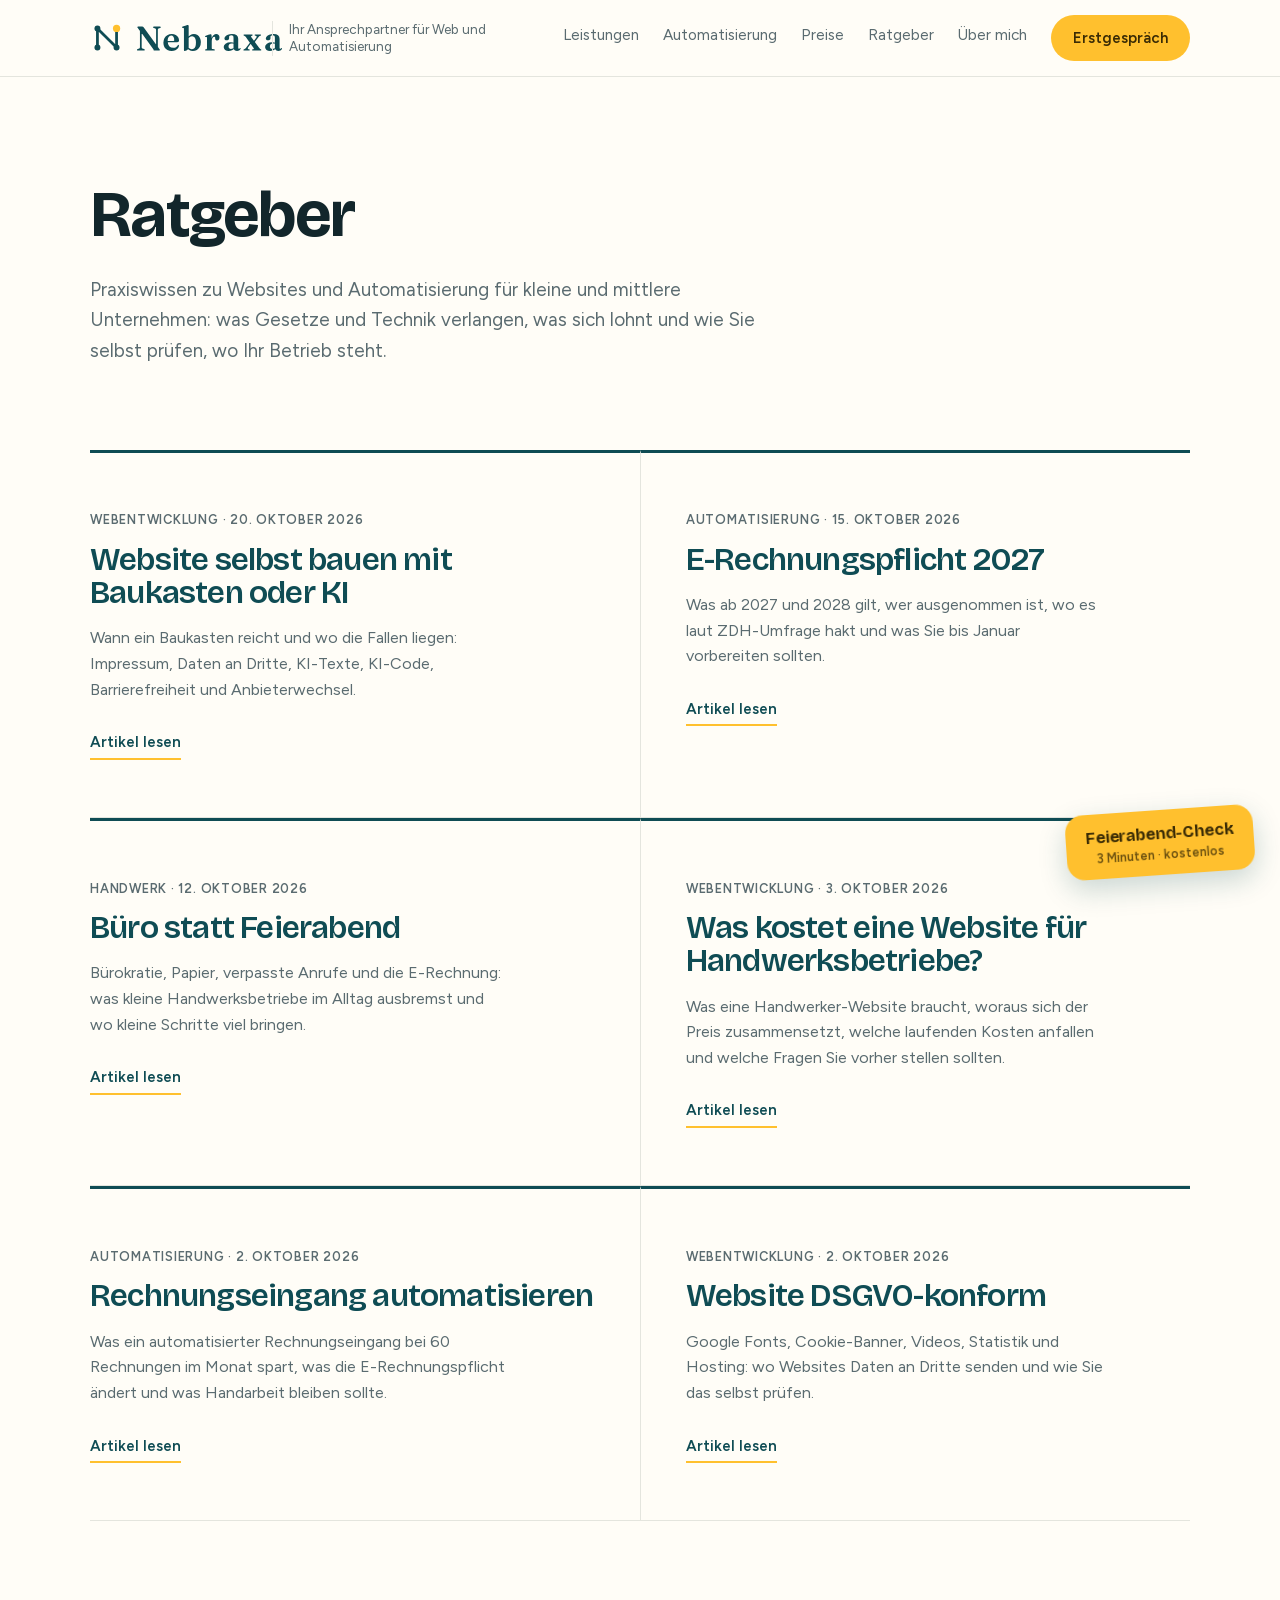
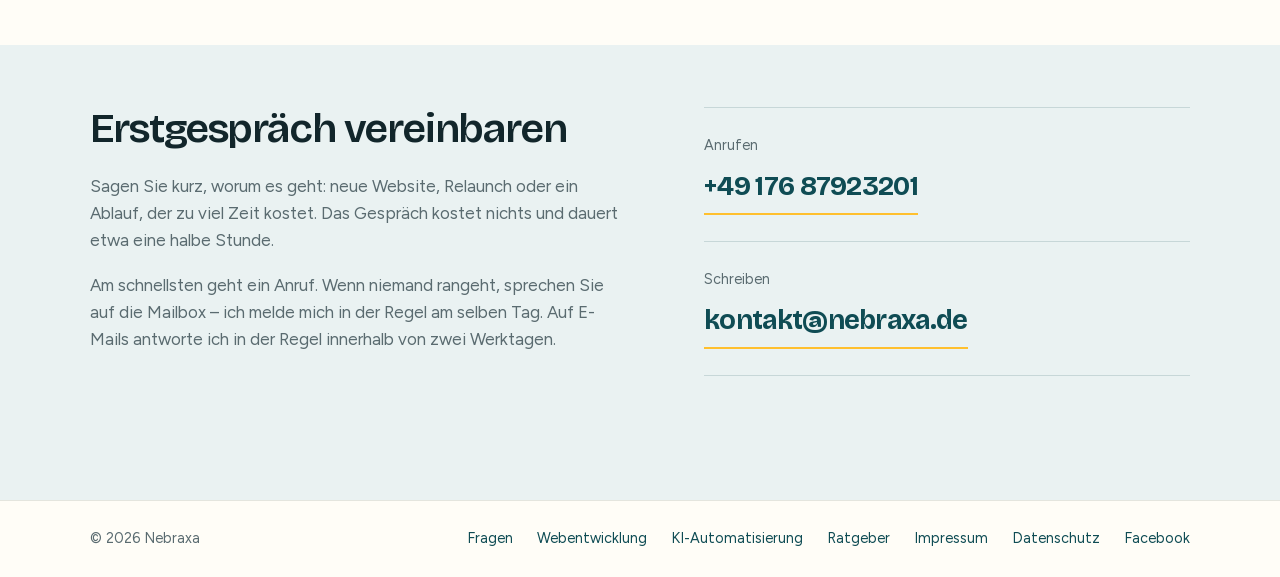
<file: ratgeber.html>
<!DOCTYPE html>
<html lang="de">
<head>
<meta charset="UTF-8">
<meta name="viewport" content="width=device-width, initial-scale=1.0">
<title>Ratgeber: Websites und Automatisierung für KMU | Nebraxa</title>
<meta name="description" content="Praxiswissen zu Websites und Automatisierung für kleine und mittlere Unternehmen: Datenschutz, Rechnungseingang, E-Rechnung und mehr.">
<link rel="canonical" href="https://nebraxa.de/ratgeber.html">
<link rel="icon" href="favicon.svg" type="image/svg+xml">

<meta property="og:type" content="website">
<meta property="og:site_name" content="Nebraxa">
<meta property="og:locale" content="de_DE">
<meta property="og:url" content="https://nebraxa.de/ratgeber.html">
<meta property="og:title" content="Ratgeber – Nebraxa">
<meta property="og:description" content="Praxiswissen zu Websites und Automatisierung für kleine und mittlere Unternehmen: Datenschutz, Rechnungseingang, E-Rechnung und mehr.">
<meta property="og:image" content="https://nebraxa.de/og-image.png">
<meta property="og:image:width" content="1200">
<meta property="og:image:height" content="630">
<meta property="og:image:alt" content="Nebraxa – Ihr Ansprechpartner für Web und Automatisierung">
<meta name="twitter:card" content="summary_large_image">

<script type="application/ld+json">
{
  "@context": "https://schema.org",
  "@graph": [
    {
      "@type": "CollectionPage",
      "name": "Ratgeber",
      "description": "Praxiswissen zu Websites und Automatisierung für kleine und mittlere Unternehmen: Datenschutz, Rechnungseingang, E-Rechnung und mehr.",
      "url": "https://nebraxa.de/ratgeber.html",
      "publisher": {
        "@id": "https://nebraxa.de/#organisation"
      },
      "inLanguage": "de",
      "mainEntity": {
        "@type": "ItemList",
        "itemListElement": [{"@type": "ListItem", "position": 1, "url": "https://nebraxa.de/e-rechnung-pflicht-2027.html", "name": "E-Rechnungspflicht 2027"}, {"@type": "ListItem", "position": 2, "url": "https://nebraxa.de/handwerk-buero-feierabend.html", "name": "Büro statt Feierabend"}, {"@type": "ListItem", "position": 3, "url": "https://nebraxa.de/website-kosten-handwerk.html", "name": "Was kostet eine Website für Handwerksbetriebe?"}, {"@type": "ListItem", "position": 4, "url": "https://nebraxa.de/rechnungseingang-automatisieren.html", "name": "Rechnungseingang automatisieren"}, {"@type": "ListItem", "position": 5, "url": "https://nebraxa.de/website-dsgvo-konform.html", "name": "Website DSGVO-konform"}]
      }
    },
    {
      "@type": "BreadcrumbList",
      "itemListElement": [
        {
          "@type": "ListItem",
          "position": 1,
          "name": "Startseite",
          "item": "https://nebraxa.de/"
        },
        {
          "@type": "ListItem",
          "position": 2,
          "name": "Ratgeber",
          "item": "https://nebraxa.de/ratgeber.html"
        }
      ]
    }
  ]
}
</script>
<link rel="preload" href="fonts/bricolage-grotesque-latin-4efd1a.woff2" as="font" type="font/woff2" crossorigin>
<link rel="preload" href="fonts/figtree-latin-7073ac.woff2" as="font" type="font/woff2" crossorigin>
<link rel="stylesheet" href="styles.css">
</head>
<body>

<a href="#inhalt" class="skip-link">Zum Inhalt springen</a>

<header>
  <div class="bar">
    <a href="index.html" class="mark">
      <svg width="26" height="26" viewBox="0 0 32 32" fill="none" aria-hidden="true">
        <path d="M7 25V7l18 18V7" stroke="#0F4C54" stroke-width="2.6" stroke-linecap="round" stroke-linejoin="round"/>
        <circle cx="7" cy="25" r="2.8" fill="#0F4C54"/>
        <circle cx="7" cy="7" r="2.8" fill="#0F4C54"/>
        <circle cx="25" cy="25" r="2.8" fill="#0F4C54"/>
        <circle cx="25" cy="7" r="3.4" fill="#FFC02E"/>
      </svg>
      <img src="wordmark.svg" alt="Nebraxa" class="wordmark" width="117" height="21">
    </a>
    <p class="claim">Ihr Ansprechpartner für Web und Automatisierung</p>
    <nav class="bar-nav">
      <a href="index.html#leistungen">Leistungen</a>
      <a href="index.html#automatisierung">Automatisierung</a>
      <a href="index.html#preise">Preise</a>
      <a href="ratgeber.html">Ratgeber</a>
      <a href="index.html#warum">Über mich</a>
    </nav>
    <a href="index.html#kontakt" class="act">Erstgespräch</a>
    <details class="menu">
      <summary aria-label="Menü öffnen">
        <svg width="22" height="22" viewBox="0 0 24 24" fill="none" aria-hidden="true">
          <path d="M4 8h16M4 16h16" stroke="#0F4C54" stroke-width="1.9" stroke-linecap="round"/>
        </svg>
      </summary>
      <nav class="menu-panel">
        <a href="index.html#leistungen">Leistungen</a>
        <a href="index.html#automatisierung">Automatisierung</a>
        <a href="index.html#preise">Preise</a>
        <a href="index.html#ablauf">Ablauf</a>
        <a href="ratgeber.html">Ratgeber</a>
        <a href="index.html#warum">Über mich</a>
        <a href="index.html#fragen">Fragen</a>
      </nav>
    </details>
  </div>
</header>

<main id="inhalt">
<section class="opening">
  <div class="shell">
    <h1>Ratgeber</h1>
    <p class="opening-lead">Praxiswissen zu Websites und Automatisierung für kleine und mittlere Unternehmen: was Gesetze und Technik verlangen, was sich lohnt und wie Sie selbst prüfen, wo Ihr Betrieb steht.</p>
  </div>
</section>

<section class="block block--flush">
  <div class="shell">
    <div class="doors">
      <a href="website-selbst-bauen-baukasten-ki.html" class="door">
        <span class="door-meta">Webentwicklung · 20. Oktober 2026</span>
        <h2 class="door-name">Website selbst bauen mit Baukasten oder KI</h2>
        <span class="door-text">Wann ein Baukasten reicht und wo die Fallen liegen: Impressum, Daten an Dritte, KI-Texte, KI-Code, Barrierefreiheit und Anbieterwechsel.</span>
        <span class="door-go">Artikel lesen</span>
      </a>
      <a href="e-rechnung-pflicht-2027.html" class="door">
        <span class="door-meta">Automatisierung · 15. Oktober 2026</span>
        <h2 class="door-name">E-Rechnungspflicht 2027</h2>
        <span class="door-text">Was ab 2027 und 2028 gilt, wer ausgenommen ist, wo es laut ZDH-Umfrage hakt und was Sie bis Januar vorbereiten sollten.</span>
        <span class="door-go">Artikel lesen</span>
      </a>
      <a href="handwerk-buero-feierabend.html" class="door">
        <span class="door-meta">Handwerk · 12. Oktober 2026</span>
        <h2 class="door-name">Büro statt Feierabend</h2>
        <span class="door-text">Bürokratie, Papier, verpasste Anrufe und die E-Rechnung: was kleine Handwerksbetriebe im Alltag ausbremst und wo kleine Schritte viel bringen.</span>
        <span class="door-go">Artikel lesen</span>
      </a>
      <a href="website-kosten-handwerk.html" class="door">
        <span class="door-meta">Webentwicklung · 3. Oktober 2026</span>
        <h2 class="door-name">Was kostet eine Website für Handwerksbetriebe?</h2>
        <span class="door-text">Was eine Handwerker-Website braucht, woraus sich der Preis zusammensetzt, welche laufenden Kosten anfallen und welche Fragen Sie vorher stellen sollten.</span>
        <span class="door-go">Artikel lesen</span>
      </a>
      <a href="rechnungseingang-automatisieren.html" class="door">
        <span class="door-meta">Automatisierung · 2. Oktober 2026</span>
        <h2 class="door-name">Rechnungseingang automatisieren</h2>
        <span class="door-text">Was ein automatisierter Rechnungseingang bei 60 Rechnungen im Monat spart, was die E-Rechnungspflicht ändert und was Handarbeit bleiben sollte.</span>
        <span class="door-go">Artikel lesen</span>
      </a>
      <a href="website-dsgvo-konform.html" class="door">
        <span class="door-meta">Webentwicklung · 2. Oktober 2026</span>
        <h2 class="door-name">Website DSGVO-konform</h2>
        <span class="door-text">Google Fonts, Cookie-Banner, Videos, Statistik und Hosting: wo Websites Daten an Dritte senden und wie Sie das selbst prüfen.</span>
        <span class="door-go">Artikel lesen</span>
      </a>
    </div>
  </div>
</section>

<section class="closing" id="kontakt">
  <div class="shell closing-grid">
    <div>
      <h2>Erstgespräch vereinbaren</h2>
      <p class="lead">Sagen Sie kurz, worum es geht: neue Website, Relaunch oder ein Ablauf, der zu viel Zeit kostet. Das Gespräch kostet nichts und dauert etwa eine halbe Stunde.</p>
      <p class="lead">Am schnellsten geht ein Anruf. Wenn niemand rangeht, sprechen Sie auf die Mailbox – ich melde mich in der Regel am selben Tag. Auf E-Mails antworte ich in der Regel innerhalb von zwei Werktagen.</p>
    </div>
    <div class="reach">
      <a href="tel:+4917687923201">
        <span>Anrufen</span>
        <strong>+49 176 87923201</strong>
      </a>
      <a href="mailto:kontakt@nebraxa.de">
        <span>Schreiben</span>
        <strong>kontakt@nebraxa.de</strong>
      </a>
    </div>
  </div>
</section>
</main>

<footer>
  <div class="shell foot">
    <span>© 2026 Nebraxa</span>
    <nav>
      <a href="index.html#fragen">Fragen</a>
      <a href="webentwicklung.html">Webentwicklung</a>
      <a href="ki-automatisierung.html">KI-Automatisierung</a>
      <a href="ratgeber.html">Ratgeber</a>
      <a href="impressum.html">Impressum</a>
      <a href="datenschutz.html">Datenschutz</a>
      <a href="https://www.facebook.com/nebraxa" rel="noopener">Facebook</a>
    </nav>
  </div>
</footer>

<a href="https://tally.so/r/VLR4Jg" class="sticker" rel="noopener"><b>Feierabend-Check</b><span>3 Minuten · kostenlos</span></a>

</body>
</html>
</file>
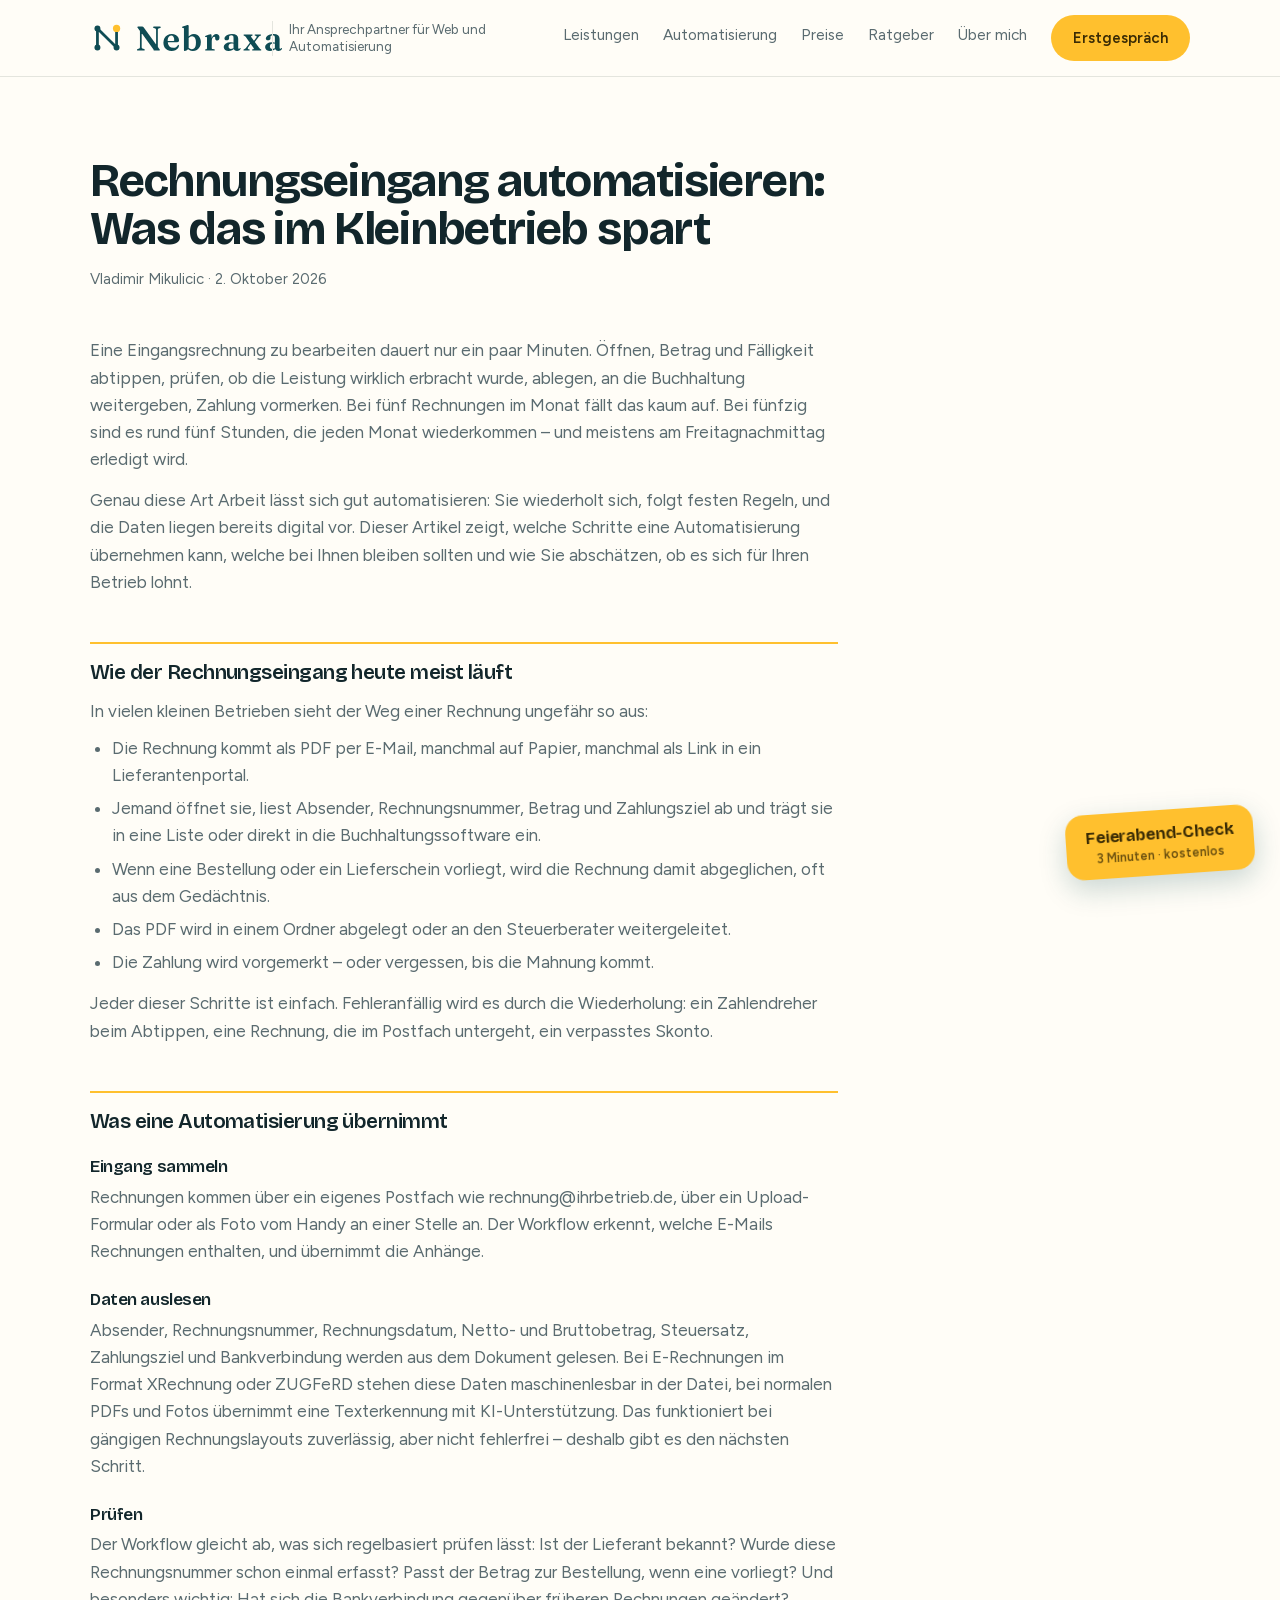
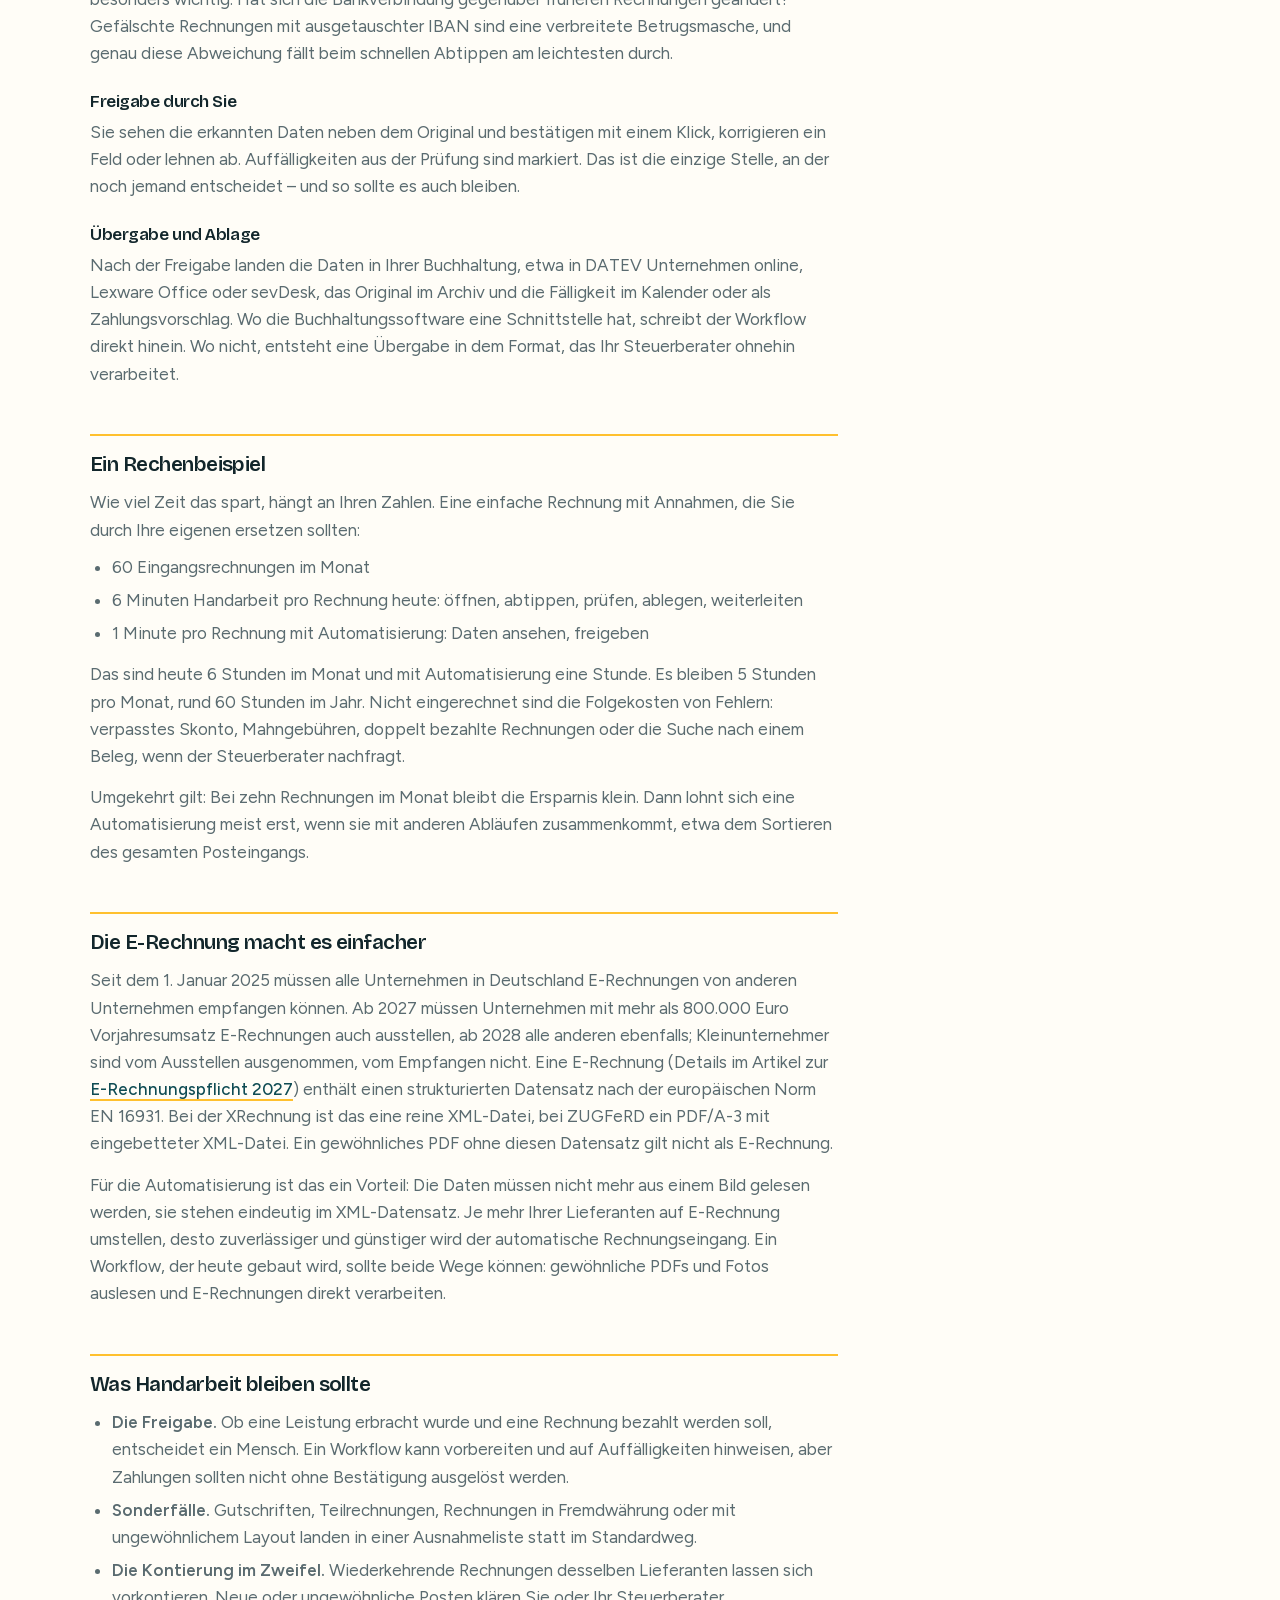
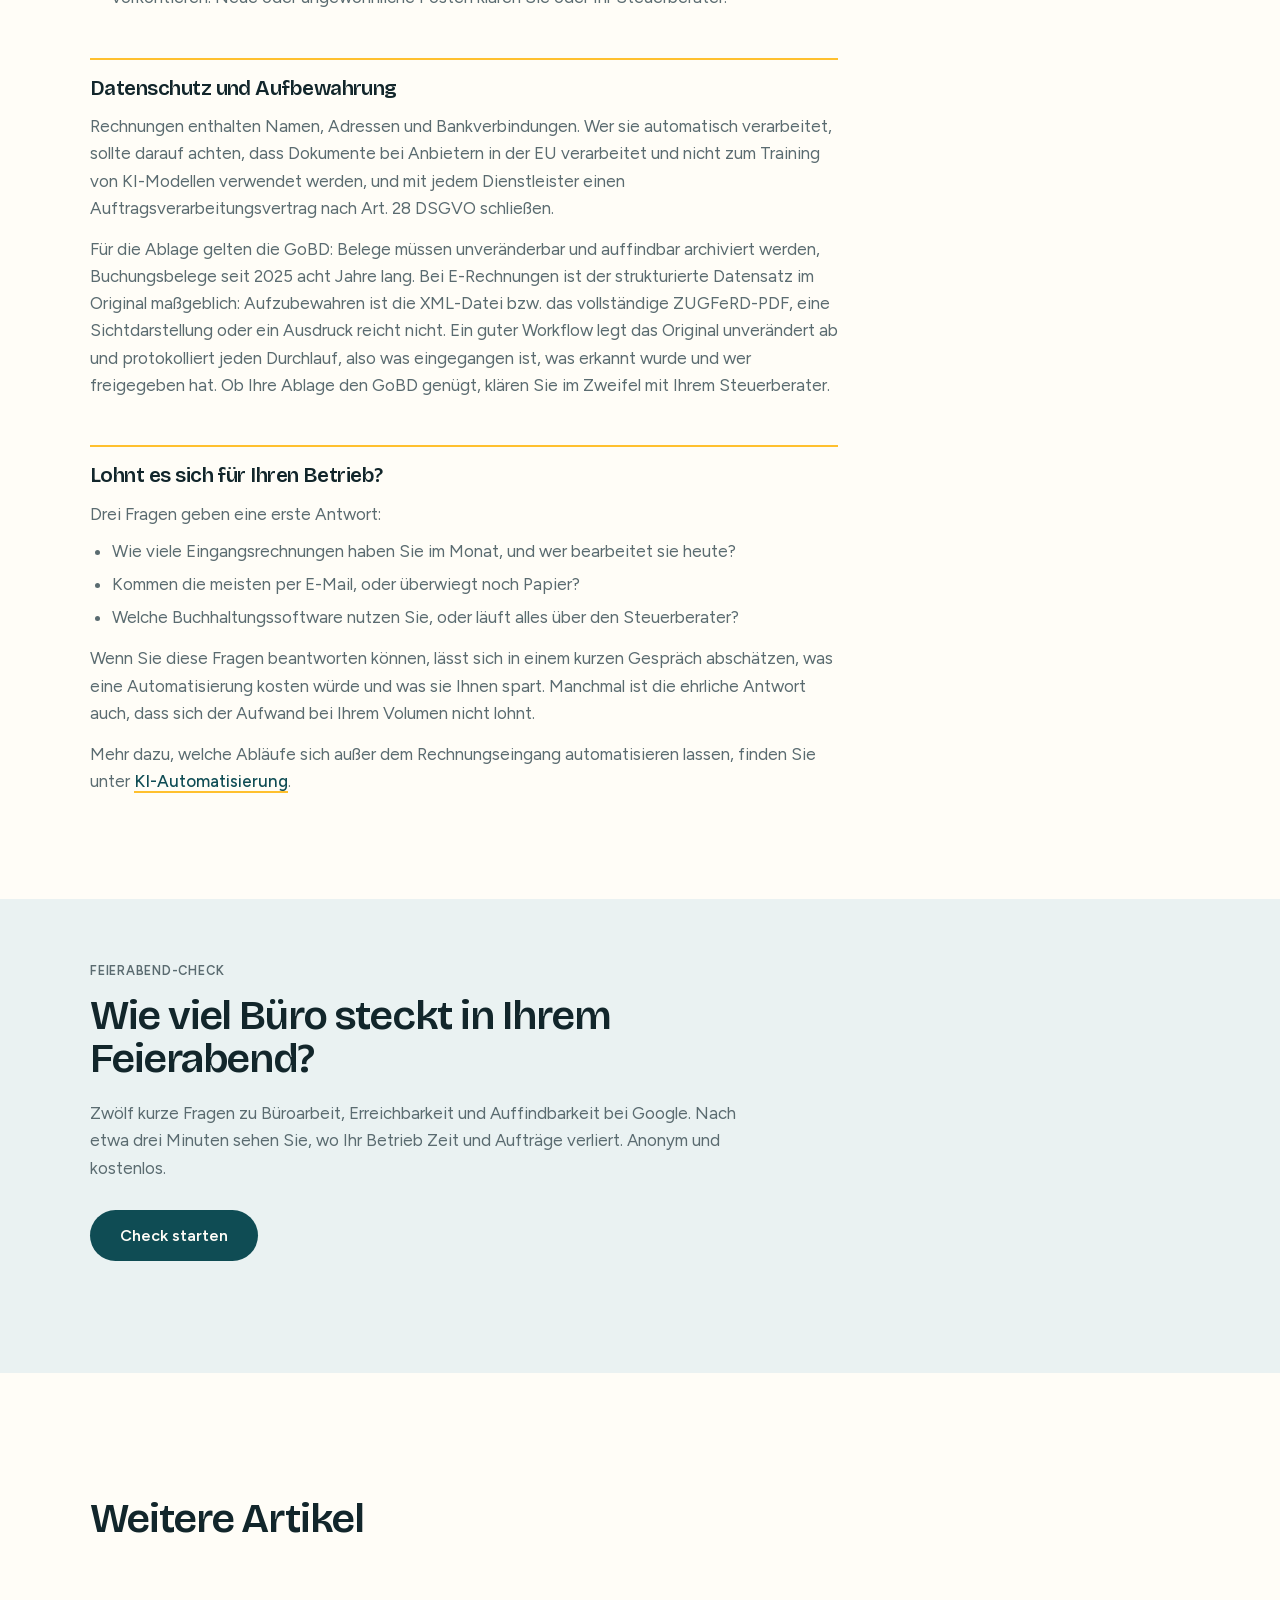
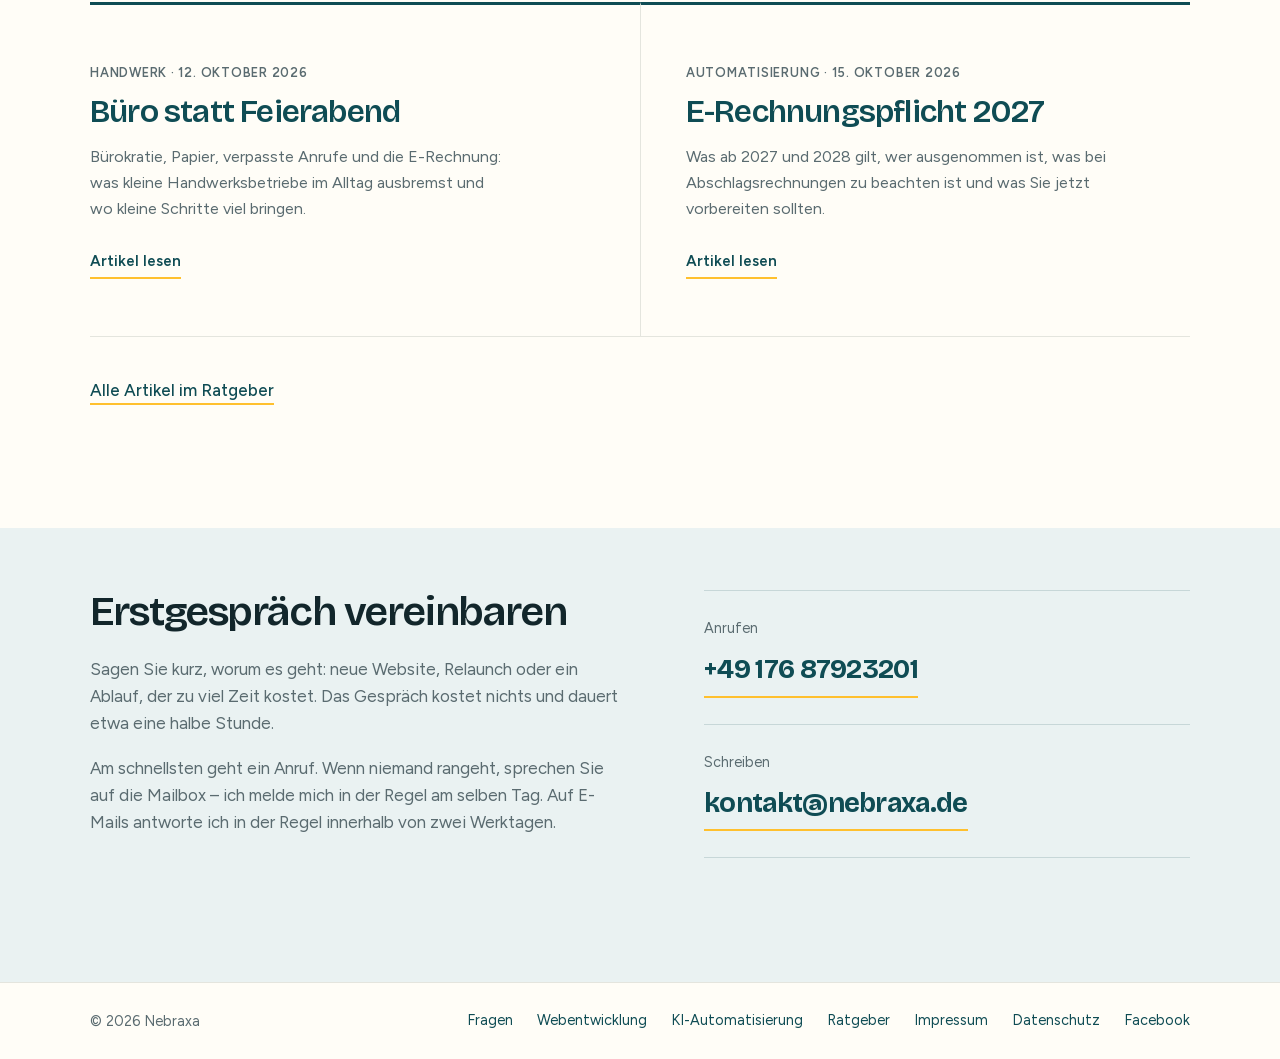
<file: rechnungseingang-automatisieren.html>
<!DOCTYPE html>
<html lang="de">
<head>
<meta charset="UTF-8">
<meta name="viewport" content="width=device-width, initial-scale=1.0">
<title>Eingangsrechnungen automatisch erfassen: Was es spart | Nebraxa</title>
<meta name="description" content="Eingangsrechnungen automatisch erfassen und an DATEV oder Ihre Buchhaltung übergeben: So läuft ein automatisierter Rechnungseingang, was er bei 60 Rechnungen im Monat spart und was Handarbeit bleibt.">
<link rel="canonical" href="https://nebraxa.de/rechnungseingang-automatisieren.html">
<link rel="icon" href="favicon.svg" type="image/svg+xml">

<meta property="og:type" content="article">
<meta property="og:site_name" content="Nebraxa">
<meta property="og:locale" content="de_DE">
<meta property="og:url" content="https://nebraxa.de/rechnungseingang-automatisieren.html">
<meta property="og:title" content="Rechnungseingang automatisieren: Was das im Kleinbetrieb spart">
<meta property="og:description" content="Eingangsrechnungen automatisch erfassen und an DATEV oder Ihre Buchhaltung übergeben: So läuft ein automatisierter Rechnungseingang, was er bei 60 Rechnungen im Monat spart und was Handarbeit bleibt.">
<meta property="og:image" content="https://nebraxa.de/og-rechnungseingang-automatisieren.png">
<meta property="og:image:width" content="1200">
<meta property="og:image:height" content="630">
<meta property="og:image:alt" content="Rechnungseingang automatisieren: Was das im Kleinbetrieb spart – Ratgeber von Nebraxa">
<meta property="article:published_time" content="2026-10-02">
<meta name="twitter:card" content="summary_large_image">

<script type="application/ld+json">
{
  "@context": "https://schema.org",
  "@graph": [
    {
      "@type": "Article",
      "headline": "Rechnungseingang automatisieren: Was das im Kleinbetrieb spart",
      "description": "Eingangsrechnungen automatisch erfassen und an DATEV oder Ihre Buchhaltung übergeben: So läuft ein automatisierter Rechnungseingang, was er bei 60 Rechnungen im Monat spart und was Handarbeit bleibt.",
      "datePublished": "2026-10-02",
      "dateModified": "2026-10-02",
      "author": {
        "@type": "Person",
        "name": "Vladimir Mikulicic"
      },
      "publisher": {
        "@id": "https://nebraxa.de/#organisation"
      },
      "mainEntityOfPage": "https://nebraxa.de/rechnungseingang-automatisieren.html",
      "image": "https://nebraxa.de/og-rechnungseingang-automatisieren.png",
      "inLanguage": "de"
    },
    {
      "@type": "BreadcrumbList",
      "itemListElement": [
        {
          "@type": "ListItem",
          "position": 1,
          "name": "Startseite",
          "item": "https://nebraxa.de/"
        },
        {"@type": "ListItem", "position": 2, "name": "Ratgeber", "item": "https://nebraxa.de/ratgeber.html"},
        {
          "@type": "ListItem",
          "position": 3,
          "name": "Rechnungseingang automatisieren",
          "item": "https://nebraxa.de/rechnungseingang-automatisieren.html"
        }
      ]
    }
  ]
}
</script>
<link rel="preload" href="fonts/bricolage-grotesque-latin-4efd1a.woff2" as="font" type="font/woff2" crossorigin>
<link rel="preload" href="fonts/figtree-latin-7073ac.woff2" as="font" type="font/woff2" crossorigin>
<link rel="stylesheet" href="styles.css">
</head>
<body>

<a href="#inhalt" class="skip-link">Zum Inhalt springen</a>

<header>
  <div class="bar">
    <a href="index.html" class="mark">
      <svg width="26" height="26" viewBox="0 0 32 32" fill="none" aria-hidden="true">
        <path d="M7 25V7l18 18V7" stroke="#0F4C54" stroke-width="2.6" stroke-linecap="round" stroke-linejoin="round"/>
        <circle cx="7" cy="25" r="2.8" fill="#0F4C54"/>
        <circle cx="7" cy="7" r="2.8" fill="#0F4C54"/>
        <circle cx="25" cy="25" r="2.8" fill="#0F4C54"/>
        <circle cx="25" cy="7" r="3.4" fill="#FFC02E"/>
      </svg>
      <img src="wordmark.svg" alt="Nebraxa" class="wordmark" width="117" height="21">
    </a>
    <p class="claim">Ihr Ansprechpartner für Web und Automatisierung</p>
    <nav class="bar-nav">
      <a href="index.html#leistungen">Leistungen</a>
      <a href="index.html#automatisierung">Automatisierung</a>
      <a href="index.html#preise">Preise</a>
      <a href="ratgeber.html">Ratgeber</a>
      <a href="index.html#warum">Über mich</a>
    </nav>
    <a href="index.html#kontakt" class="act">Erstgespräch</a>
    <details class="menu">
      <summary aria-label="Menü öffnen">
        <svg width="22" height="22" viewBox="0 0 24 24" fill="none" aria-hidden="true">
          <path d="M4 8h16M4 16h16" stroke="#0F4C54" stroke-width="1.9" stroke-linecap="round"/>
        </svg>
      </summary>
      <nav class="menu-panel">
        <a href="index.html#leistungen">Leistungen</a>
        <a href="index.html#automatisierung">Automatisierung</a>
        <a href="index.html#preise">Preise</a>
        <a href="index.html#ablauf">Ablauf</a>
        <a href="ratgeber.html">Ratgeber</a>
        <a href="index.html#warum">Über mich</a>
        <a href="index.html#fragen">Fragen</a>
      </nav>
    </details>
  </div>
</header>

<main id="inhalt">
<article class="legal">
  <div class="shell">
    <h1>Rechnungseingang automatisieren: Was das im Kleinbetrieb spart</h1>
    <p class="updated">Vladimir Mikulicic · 2. Oktober 2026</p>

    <div class="legal-body">
      <p>Eine Eingangsrechnung zu bearbeiten dauert nur ein paar Minuten. Öffnen, Betrag und Fälligkeit abtippen, prüfen, ob die Leistung wirklich erbracht wurde, ablegen, an die Buchhaltung weitergeben, Zahlung vormerken. Bei fünf Rechnungen im Monat fällt das kaum auf. Bei fünfzig sind es rund fünf Stunden, die jeden Monat wiederkommen – und meistens am Freitagnachmittag erledigt wird.</p>
      <p>Genau diese Art Arbeit lässt sich gut automatisieren: Sie wiederholt sich, folgt festen Regeln, und die Daten liegen bereits digital vor. Dieser Artikel zeigt, welche Schritte eine Automatisierung übernehmen kann, welche bei Ihnen bleiben sollten und wie Sie abschätzen, ob es sich für Ihren Betrieb lohnt.</p>

      <h2>Wie der Rechnungseingang heute meist läuft</h2>
      <p>In vielen kleinen Betrieben sieht der Weg einer Rechnung ungefähr so aus:</p>
      <ul>
        <li>Die Rechnung kommt als PDF per E-Mail, manchmal auf Papier, manchmal als Link in ein Lieferantenportal.</li>
        <li>Jemand öffnet sie, liest Absender, Rechnungsnummer, Betrag und Zahlungsziel ab und trägt sie in eine Liste oder direkt in die Buchhaltungssoftware ein.</li>
        <li>Wenn eine Bestellung oder ein Lieferschein vorliegt, wird die Rechnung damit abgeglichen, oft aus dem Gedächtnis.</li>
        <li>Das PDF wird in einem Ordner abgelegt oder an den Steuerberater weitergeleitet.</li>
        <li>Die Zahlung wird vorgemerkt – oder vergessen, bis die Mahnung kommt.</li>
      </ul>
      <p>Jeder dieser Schritte ist einfach. Fehleranfällig wird es durch die Wiederholung: ein Zahlendreher beim Abtippen, eine Rechnung, die im Postfach untergeht, ein verpasstes Skonto.</p>

      <h2>Was eine Automatisierung übernimmt</h2>
      <h3>Eingang sammeln</h3>
      <p>Rechnungen kommen über ein eigenes Postfach wie rechnung@ihrbetrieb.de, über ein Upload-Formular oder als Foto vom Handy an einer Stelle an. Der Workflow erkennt, welche E-Mails Rechnungen enthalten, und übernimmt die Anhänge.</p>
      <h3>Daten auslesen</h3>
      <p>Absender, Rechnungsnummer, Rechnungsdatum, Netto- und Bruttobetrag, Steuersatz, Zahlungsziel und Bankverbindung werden aus dem Dokument gelesen. Bei E-Rechnungen im Format XRechnung oder ZUGFeRD stehen diese Daten maschinenlesbar in der Datei, bei normalen PDFs und Fotos übernimmt eine Texterkennung mit KI-Unterstützung. Das funktioniert bei gängigen Rechnungslayouts zuverlässig, aber nicht fehlerfrei – deshalb gibt es den nächsten Schritt.</p>
      <h3>Prüfen</h3>
      <p>Der Workflow gleicht ab, was sich regelbasiert prüfen lässt: Ist der Lieferant bekannt? Wurde diese Rechnungsnummer schon einmal erfasst? Passt der Betrag zur Bestellung, wenn eine vorliegt? Und besonders wichtig: Hat sich die Bankverbindung gegenüber früheren Rechnungen geändert? Gefälschte Rechnungen mit ausgetauschter IBAN sind eine verbreitete Betrugsmasche, und genau diese Abweichung fällt beim schnellen Abtippen am leichtesten durch.</p>
      <h3>Freigabe durch Sie</h3>
      <p>Sie sehen die erkannten Daten neben dem Original und bestätigen mit einem Klick, korrigieren ein Feld oder lehnen ab. Auffälligkeiten aus der Prüfung sind markiert. Das ist die einzige Stelle, an der noch jemand entscheidet – und so sollte es auch bleiben.</p>
      <h3>Übergabe und Ablage</h3>
      <p>Nach der Freigabe landen die Daten in Ihrer Buchhaltung, etwa in DATEV Unternehmen online, Lexware Office oder sevDesk, das Original im Archiv und die Fälligkeit im Kalender oder als Zahlungsvorschlag. Wo die Buchhaltungssoftware eine Schnittstelle hat, schreibt der Workflow direkt hinein. Wo nicht, entsteht eine Übergabe in dem Format, das Ihr Steuerberater ohnehin verarbeitet.</p>

      <h2>Ein Rechenbeispiel</h2>
      <p>Wie viel Zeit das spart, hängt an Ihren Zahlen. Eine einfache Rechnung mit Annahmen, die Sie durch Ihre eigenen ersetzen sollten:</p>
      <ul>
        <li>60 Eingangsrechnungen im Monat</li>
        <li>6 Minuten Handarbeit pro Rechnung heute: öffnen, abtippen, prüfen, ablegen, weiterleiten</li>
        <li>1 Minute pro Rechnung mit Automatisierung: Daten ansehen, freigeben</li>
      </ul>
      <p>Das sind heute 6 Stunden im Monat und mit Automatisierung eine Stunde. Es bleiben 5 Stunden pro Monat, rund 60 Stunden im Jahr. Nicht eingerechnet sind die Folgekosten von Fehlern: verpasstes Skonto, Mahngebühren, doppelt bezahlte Rechnungen oder die Suche nach einem Beleg, wenn der Steuerberater nachfragt.</p>
      <p>Umgekehrt gilt: Bei zehn Rechnungen im Monat bleibt die Ersparnis klein. Dann lohnt sich eine Automatisierung meist erst, wenn sie mit anderen Abläufen zusammenkommt, etwa dem Sortieren des gesamten Posteingangs.</p>

      <h2>Die E-Rechnung macht es einfacher</h2>
      <p>Seit dem 1. Januar 2025 müssen alle Unternehmen in Deutschland E-Rechnungen von anderen Unternehmen empfangen können. Ab 2027 müssen Unternehmen mit mehr als 800.000 Euro Vorjahresumsatz E-Rechnungen auch ausstellen, ab 2028 alle anderen ebenfalls; Kleinunternehmer sind vom Ausstellen ausgenommen, vom Empfangen nicht. Eine E-Rechnung (Details im Artikel zur <a href="e-rechnung-pflicht-2027.html">E-Rechnungspflicht 2027</a>) enthält einen strukturierten Datensatz nach der europäischen Norm EN 16931. Bei der XRechnung ist das eine reine XML-Datei, bei ZUGFeRD ein PDF/A-3 mit eingebetteter XML-Datei. Ein gewöhnliches PDF ohne diesen Datensatz gilt nicht als E-Rechnung.</p>
      <p>Für die Automatisierung ist das ein Vorteil: Die Daten müssen nicht mehr aus einem Bild gelesen werden, sie stehen eindeutig im XML-Datensatz. Je mehr Ihrer Lieferanten auf E-Rechnung umstellen, desto zuverlässiger und günstiger wird der automatische Rechnungseingang. Ein Workflow, der heute gebaut wird, sollte beide Wege können: gewöhnliche PDFs und Fotos auslesen und E-Rechnungen direkt verarbeiten.</p>

      <h2>Was Handarbeit bleiben sollte</h2>
      <ul>
        <li><strong>Die Freigabe.</strong> Ob eine Leistung erbracht wurde und eine Rechnung bezahlt werden soll, entscheidet ein Mensch. Ein Workflow kann vorbereiten und auf Auffälligkeiten hinweisen, aber Zahlungen sollten nicht ohne Bestätigung ausgelöst werden.</li>
        <li><strong>Sonderfälle.</strong> Gutschriften, Teilrechnungen, Rechnungen in Fremdwährung oder mit ungewöhnlichem Layout landen in einer Ausnahmeliste statt im Standardweg.</li>
        <li><strong>Die Kontierung im Zweifel.</strong> Wiederkehrende Rechnungen desselben Lieferanten lassen sich vorkontieren. Neue oder ungewöhnliche Posten klären Sie oder Ihr Steuerberater.</li>
      </ul>

      <h2>Datenschutz und Aufbewahrung</h2>
      <p>Rechnungen enthalten Namen, Adressen und Bankverbindungen. Wer sie automatisch verarbeitet, sollte darauf achten, dass Dokumente bei Anbietern in der EU verarbeitet und nicht zum Training von KI-Modellen verwendet werden, und mit jedem Dienstleister einen Auftragsverarbeitungsvertrag nach Art. 28 DSGVO schließen.</p>
      <p>Für die Ablage gelten die GoBD: Belege müssen unveränderbar und auffindbar archiviert werden, Buchungsbelege seit 2025 acht Jahre lang. Bei E-Rechnungen ist der strukturierte Datensatz im Original maßgeblich: Aufzubewahren ist die XML-Datei bzw. das vollständige ZUGFeRD-PDF, eine Sichtdarstellung oder ein Ausdruck reicht nicht. Ein guter Workflow legt das Original unverändert ab und protokolliert jeden Durchlauf, also was eingegangen ist, was erkannt wurde und wer freigegeben hat. Ob Ihre Ablage den GoBD genügt, klären Sie im Zweifel mit Ihrem Steuerberater.</p>

      <h2>Lohnt es sich für Ihren Betrieb?</h2>
      <p>Drei Fragen geben eine erste Antwort:</p>
      <ul>
        <li>Wie viele Eingangsrechnungen haben Sie im Monat, und wer bearbeitet sie heute?</li>
        <li>Kommen die meisten per E-Mail, oder überwiegt noch Papier?</li>
        <li>Welche Buchhaltungssoftware nutzen Sie, oder läuft alles über den Steuerberater?</li>
      </ul>
      <p>Wenn Sie diese Fragen beantworten können, lässt sich in einem kurzen Gespräch abschätzen, was eine Automatisierung kosten würde und was sie Ihnen spart. Manchmal ist die ehrliche Antwort auch, dass sich der Aufwand bei Ihrem Volumen nicht lohnt.</p>
      <p>Mehr dazu, welche Abläufe sich außer dem Rechnungseingang automatisieren lassen, finden Sie unter <a href="ki-automatisierung.html">KI-Automatisierung</a>.</p>
    </div>
  </div>
</article>

<section class="block block--tint">
  <div class="shell check">
    <p class="door-meta">Feierabend-Check</p>
    <h2 class="wide-head">Wie viel Büro steckt in Ihrem Feierabend?</h2>
    <p class="lead">Zwölf kurze Fragen zu Büroarbeit, Erreichbarkeit und Auffindbarkeit bei Google. Nach etwa drei Minuten sehen Sie, wo Ihr Betrieb Zeit und Aufträge verliert. Anonym und kostenlos.</p>
    <p class="check-act"><a href="https://tally.so/r/VLR4Jg" class="btn" rel="noopener">Check starten</a></p>
  </div>
</section>

<section class="block">
  <div class="shell">
    <h2 class="wide-head">Weitere Artikel</h2>
    <div class="doors">
      <a href="handwerk-buero-feierabend.html" class="door">
        <span class="door-meta">Handwerk · 12. Oktober 2026</span>
        <h3 class="door-name">Büro statt Feierabend</h3>
        <span class="door-text">Bürokratie, Papier, verpasste Anrufe und die E-Rechnung: was kleine Handwerksbetriebe im Alltag ausbremst und wo kleine Schritte viel bringen.</span>
        <span class="door-go">Artikel lesen</span>
      </a>
      <a href="e-rechnung-pflicht-2027.html" class="door">
        <span class="door-meta">Automatisierung · 15. Oktober 2026</span>
        <h3 class="door-name">E-Rechnungspflicht 2027</h3>
        <span class="door-text">Was ab 2027 und 2028 gilt, wer ausgenommen ist, was bei Abschlagsrechnungen zu beachten ist und was Sie jetzt vorbereiten sollten.</span>
        <span class="door-go">Artikel lesen</span>
      </a>
    </div>
    <p><a href="ratgeber.html" class="lnk">Alle Artikel im Ratgeber</a></p>
  </div>
</section>

<section class="closing" id="kontakt">
  <div class="shell closing-grid">
    <div>
      <h2>Erstgespräch vereinbaren</h2>
      <p class="lead">Sagen Sie kurz, worum es geht: neue Website, Relaunch oder ein Ablauf, der zu viel Zeit kostet. Das Gespräch kostet nichts und dauert etwa eine halbe Stunde.</p>
      <p class="lead">Am schnellsten geht ein Anruf. Wenn niemand rangeht, sprechen Sie auf die Mailbox – ich melde mich in der Regel am selben Tag. Auf E-Mails antworte ich in der Regel innerhalb von zwei Werktagen.</p>
    </div>
    <div class="reach">
      <a href="tel:+4917687923201">
        <span>Anrufen</span>
        <strong>+49 176 87923201</strong>
      </a>
      <a href="mailto:kontakt@nebraxa.de">
        <span>Schreiben</span>
        <strong>kontakt@nebraxa.de</strong>
      </a>
    </div>
  </div>
</section>
</main>

<footer>
  <div class="shell foot">
    <span>© 2026 Nebraxa</span>
    <nav>
      <a href="index.html#fragen">Fragen</a>
      <a href="webentwicklung.html">Webentwicklung</a>
      <a href="ki-automatisierung.html">KI-Automatisierung</a>
      <a href="ratgeber.html">Ratgeber</a>
      <a href="impressum.html">Impressum</a>
      <a href="datenschutz.html">Datenschutz</a>
      <a href="https://www.facebook.com/nebraxa" rel="noopener">Facebook</a>
    </nav>
  </div>
</footer>

<a href="https://tally.so/r/VLR4Jg" class="sticker" rel="noopener"><b>Feierabend-Check</b><span>3 Minuten · kostenlos</span></a>

</body>
</html>
</file>
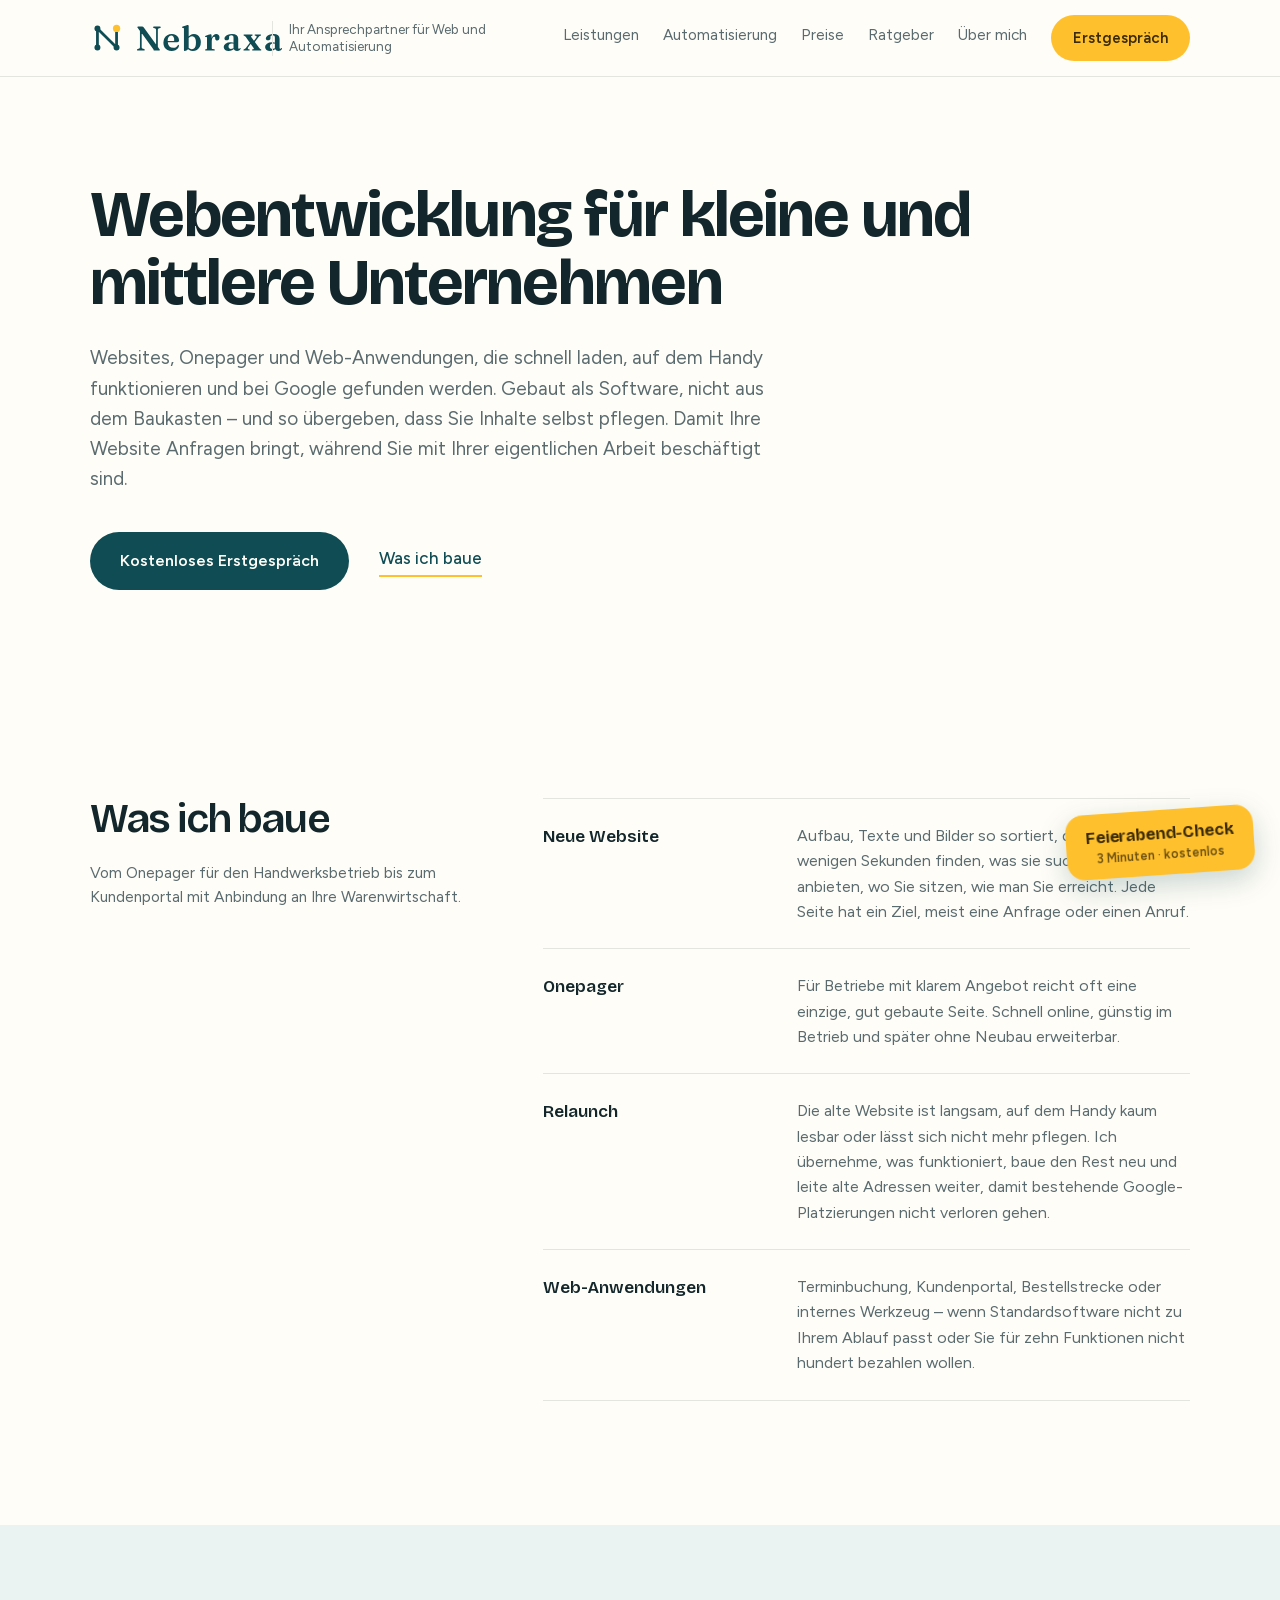
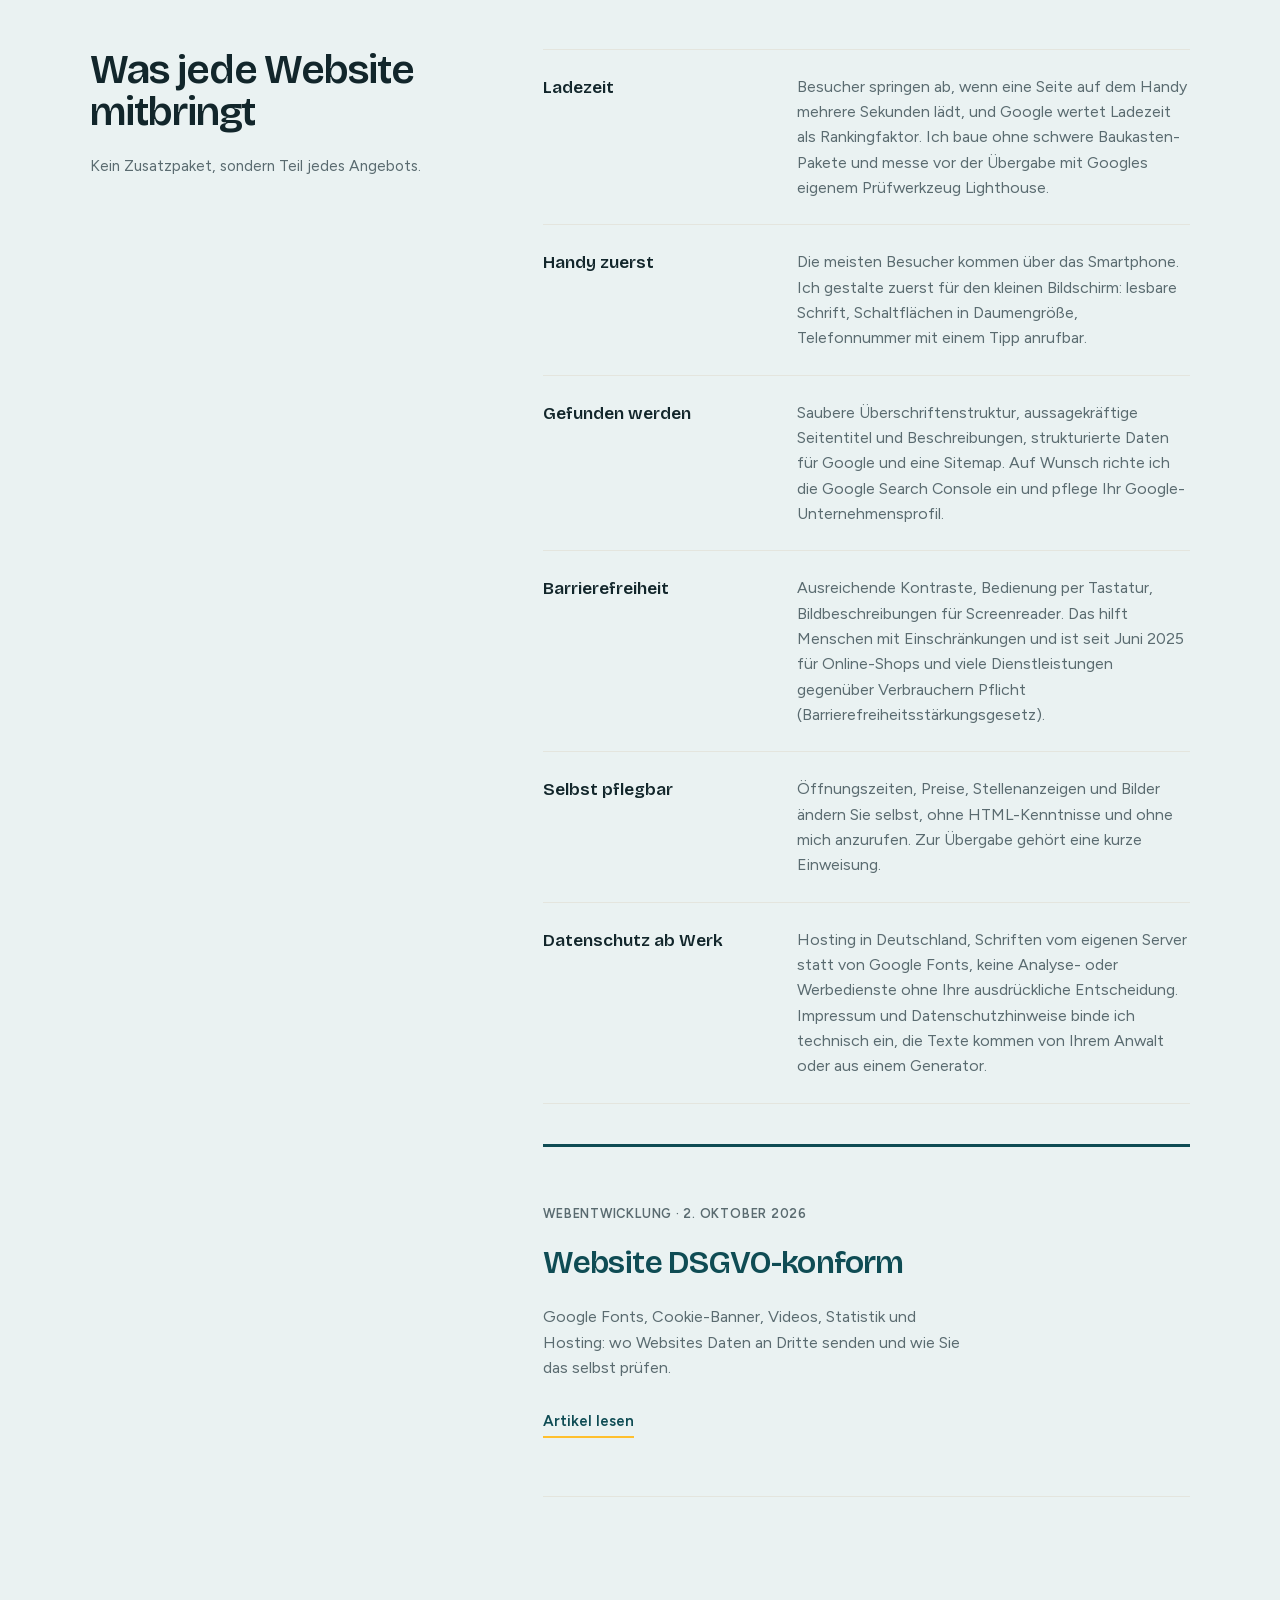
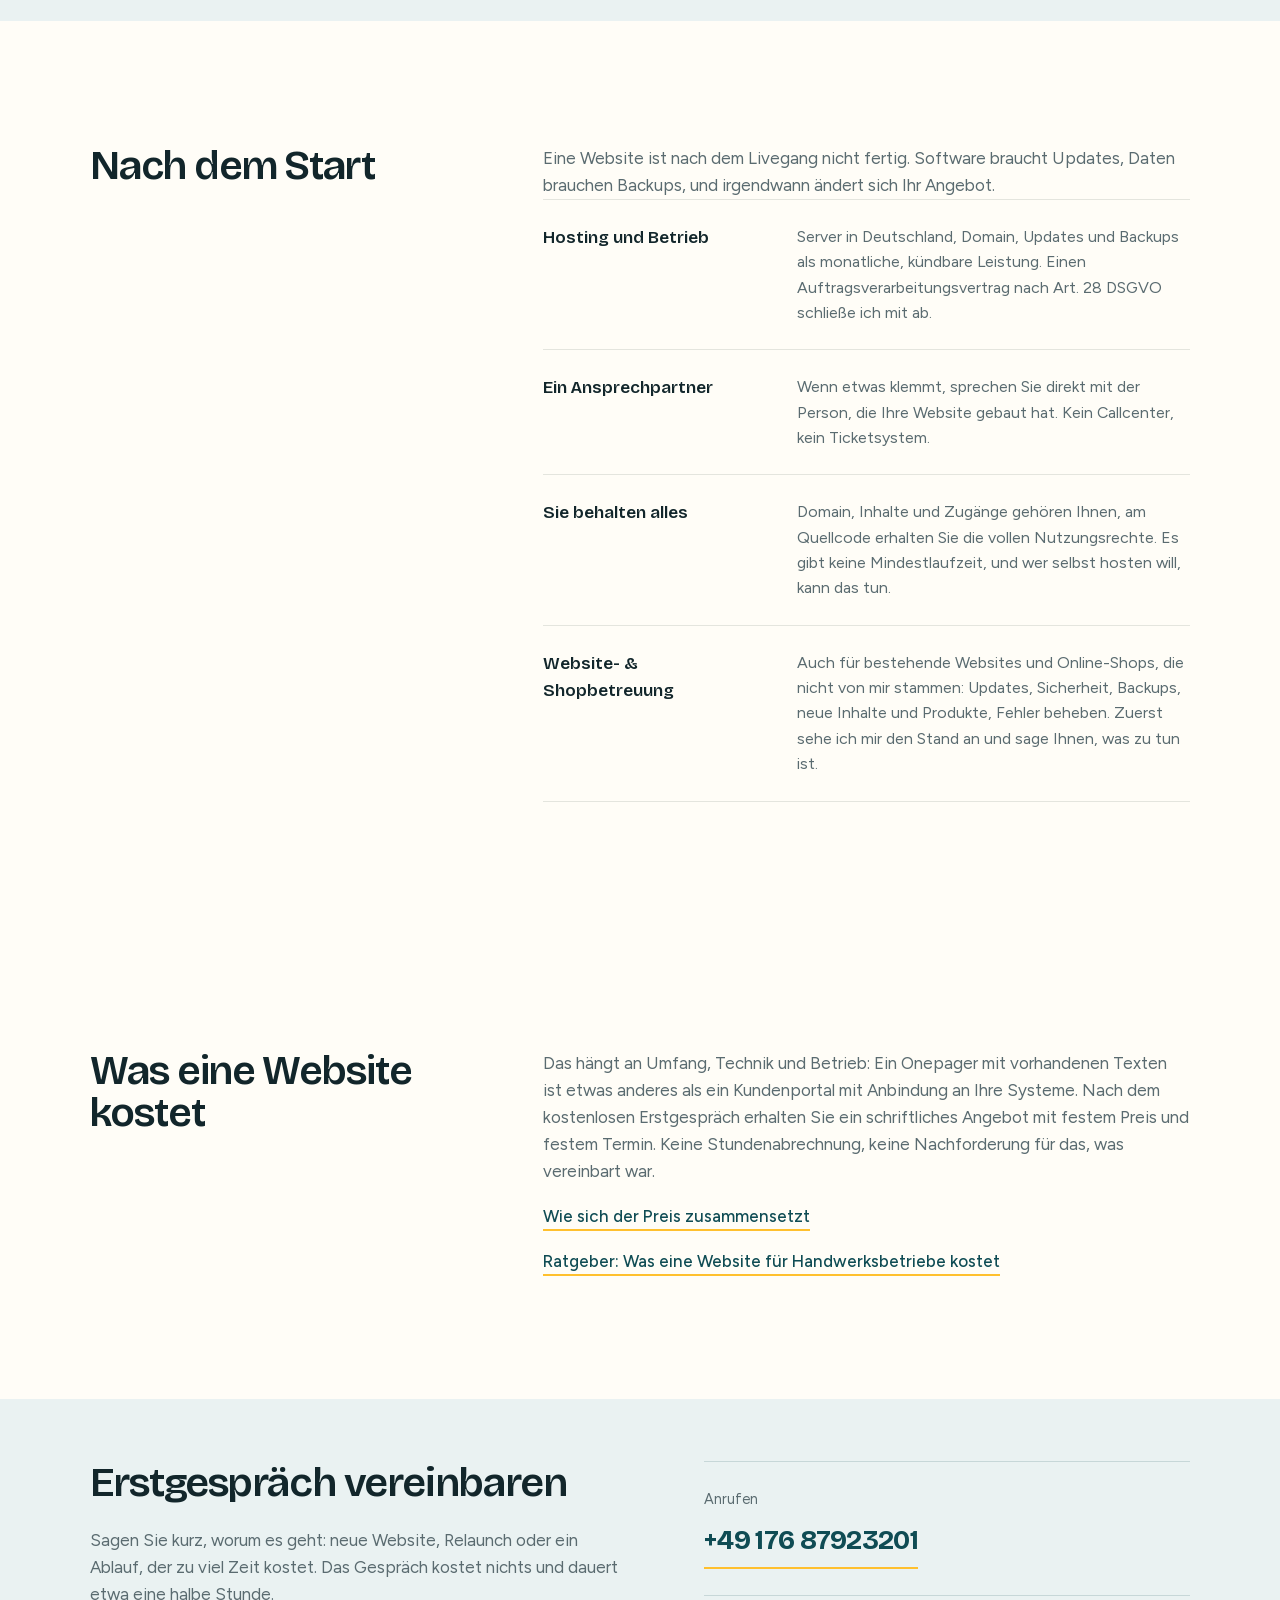
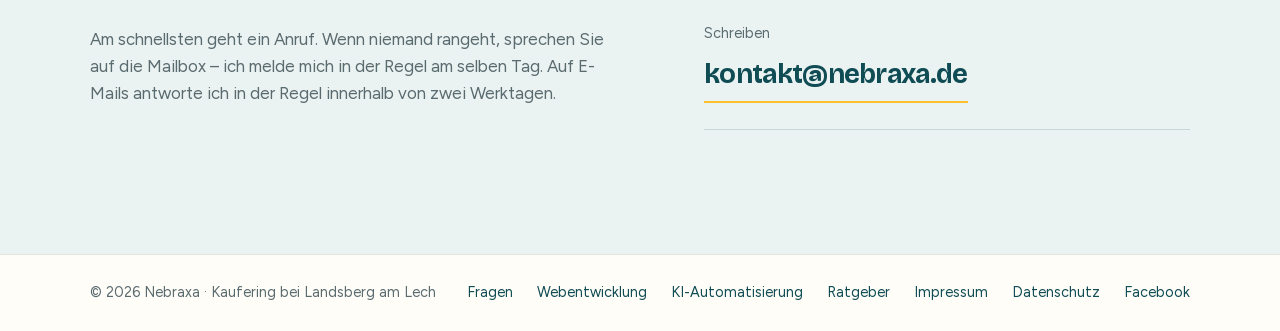
<file: webentwicklung.html>
<!DOCTYPE html>
<html lang="de">
<head>
<meta charset="UTF-8">
<meta name="viewport" content="width=device-width, initial-scale=1.0">
<title>Webentwicklung &amp; Websites für KMU in Landsberg am Lech | Nebraxa</title>
<meta name="description" content="Websites, Onepager, Relaunch, Web-Anwendungen und Shopbetreuung für KMU in Landsberg am Lech und Umgebung. Schnell, mobil, bei Google auffindbar.">
<link rel="canonical" href="https://nebraxa.de/webentwicklung.html">
<link rel="icon" href="favicon.svg" type="image/svg+xml">

<meta property="og:type" content="website">
<meta property="og:site_name" content="Nebraxa">
<meta property="og:locale" content="de_DE">
<meta property="og:url" content="https://nebraxa.de/webentwicklung.html">
<meta property="og:title" content="Webentwicklung für kleine und mittlere Unternehmen in Landsberg am Lech – Nebraxa">
<meta property="og:description" content="Websites, Onepager, Relaunch, Web-Anwendungen und Shopbetreuung für KMU in Landsberg am Lech und Umgebung. Schnell, mobil, bei Google auffindbar.">
<meta property="og:image" content="https://nebraxa.de/og-image.png">
<meta property="og:image:width" content="1200">
<meta property="og:image:height" content="630">
<meta property="og:image:alt" content="Nebraxa – Ihr Ansprechpartner für Web und Automatisierung">
<meta name="twitter:card" content="summary_large_image">

<script type="application/ld+json">
{
  "@context": "https://schema.org",
  "@graph": [
    {
      "@type": "Service",
      "name": "Webentwicklung",
      "serviceType": "Webentwicklung",
      "description": "Websites, Onepager, Relaunch, Web-Anwendungen sowie Website- und Shopbetreuung für kleine und mittlere Unternehmen.",
      "url": "https://nebraxa.de/webentwicklung.html",
      "provider": {
        "@id": "https://nebraxa.de/#organisation"
      },
      "areaServed": [
        {
          "@type": "City",
          "name": "Landsberg am Lech"
        },
        {
          "@type": "City",
          "name": "München"
        },
        {
          "@type": "AdministrativeArea",
          "name": "Landkreis Landsberg am Lech"
        },
        {
          "@type": "Country",
          "name": "Deutschland"
        }
      ]
    },
    {
      "@type": "BreadcrumbList",
      "itemListElement": [
        {
          "@type": "ListItem",
          "position": 1,
          "name": "Startseite",
          "item": "https://nebraxa.de/"
        },
        {
          "@type": "ListItem",
          "position": 2,
          "name": "Webentwicklung",
          "item": "https://nebraxa.de/webentwicklung.html"
        }
      ]
    }
  ]
}
</script>
<link rel="preload" href="fonts/bricolage-grotesque-latin-4efd1a.woff2" as="font" type="font/woff2" crossorigin>
<link rel="preload" href="fonts/figtree-latin-7073ac.woff2" as="font" type="font/woff2" crossorigin>
<link rel="stylesheet" href="styles.css">
</head>
<body>

<a href="#inhalt" class="skip-link">Zum Inhalt springen</a>

<header>
  <div class="bar">
    <a href="index.html" class="mark">
      <svg width="26" height="26" viewBox="0 0 32 32" fill="none" aria-hidden="true">
        <path d="M7 25V7l18 18V7" stroke="#0F4C54" stroke-width="2.6" stroke-linecap="round" stroke-linejoin="round"/>
        <circle cx="7" cy="25" r="2.8" fill="#0F4C54"/>
        <circle cx="7" cy="7" r="2.8" fill="#0F4C54"/>
        <circle cx="25" cy="25" r="2.8" fill="#0F4C54"/>
        <circle cx="25" cy="7" r="3.4" fill="#FFC02E"/>
      </svg>
      <img src="wordmark.svg" alt="Nebraxa" class="wordmark" width="117" height="21">
    </a>
    <p class="claim">Ihr Ansprechpartner für Web und Automatisierung</p>
    <nav class="bar-nav">
      <a href="index.html#leistungen">Leistungen</a>
      <a href="index.html#automatisierung">Automatisierung</a>
      <a href="index.html#preise">Preise</a>
      <a href="ratgeber.html">Ratgeber</a>
      <a href="index.html#warum">Über mich</a>
    </nav>
    <a href="index.html#kontakt" class="act">Erstgespräch</a>
    <details class="menu">
      <summary aria-label="Menü öffnen">
        <svg width="22" height="22" viewBox="0 0 24 24" fill="none" aria-hidden="true">
          <path d="M4 8h16M4 16h16" stroke="#0F4C54" stroke-width="1.9" stroke-linecap="round"/>
        </svg>
      </summary>
      <nav class="menu-panel">
        <a href="index.html#leistungen">Leistungen</a>
        <a href="index.html#automatisierung">Automatisierung</a>
        <a href="index.html#preise">Preise</a>
        <a href="index.html#ablauf">Ablauf</a>
        <a href="ratgeber.html">Ratgeber</a>
        <a href="index.html#warum">Über mich</a>
        <a href="index.html#fragen">Fragen</a>
      </nav>
    </details>
  </div>
</header>

<main id="inhalt">
<section class="opening">
  <div class="shell">
    <h1>Webentwicklung für kleine und mittlere Unternehmen</h1>
    <p class="opening-lead">Websites, Onepager und Web-Anwendungen, die schnell laden, auf dem Handy funktionieren und bei Google gefunden werden. Gebaut als Software, nicht aus dem Baukasten – und so übergeben, dass Sie Inhalte selbst pflegen. Damit Ihre Website Anfragen bringt, während Sie mit Ihrer eigentlichen Arbeit beschäftigt sind.</p>
    <div class="opening-act">
      <a href="#kontakt" class="btn">Kostenloses Erstgespräch</a>
      <a href="#leistungen" class="lnk">Was ich baue</a>
    </div>
  </div>
</section>

<section class="block" id="leistungen">
  <div class="shell rail">
    <div class="rail-head">
      <h2>Was ich baue</h2>
      <p class="rail-note">Vom Onepager für den Handwerksbetrieb bis zum Kundenportal mit Anbindung an Ihre Warenwirtschaft.</p>
    </div>
    <div class="rail-body">
      <dl class="rows">
        <div class="row">
          <dt>Neue Website</dt>
          <dd>Aufbau, Texte und Bilder so sortiert, dass Kunden in wenigen Sekunden finden, was sie suchen: was Sie anbieten, wo Sie sitzen, wie man Sie erreicht. Jede Seite hat ein Ziel, meist eine Anfrage oder einen Anruf.</dd>
        </div>
        <div class="row">
          <dt>Onepager</dt>
          <dd>Für Betriebe mit klarem Angebot reicht oft eine einzige, gut gebaute Seite. Schnell online, günstig im Betrieb und später ohne Neubau erweiterbar.</dd>
        </div>
        <div class="row">
          <dt>Relaunch</dt>
          <dd>Die alte Website ist langsam, auf dem Handy kaum lesbar oder lässt sich nicht mehr pflegen. Ich übernehme, was funktioniert, baue den Rest neu und leite alte Adressen weiter, damit bestehende Google-Platzierungen nicht verloren gehen.</dd>
        </div>
        <div class="row">
          <dt>Web-Anwendungen</dt>
          <dd>Terminbuchung, Kundenportal, Bestellstrecke oder internes Werkzeug – wenn Standardsoftware nicht zu Ihrem Ablauf passt oder Sie für zehn Funktionen nicht hundert bezahlen wollen.</dd>
        </div>
      </dl>
    </div>
  </div>
</section>

<section class="block block--tint">
  <div class="shell rail">
    <div class="rail-head">
      <h2>Was jede Website mitbringt</h2>
      <p class="rail-note">Kein Zusatzpaket, sondern Teil jedes Angebots.</p>
    </div>
    <div class="rail-body">
      <dl class="rows">
        <div class="row">
          <dt>Ladezeit</dt>
          <dd>Besucher springen ab, wenn eine Seite auf dem Handy mehrere Sekunden lädt, und Google wertet Ladezeit als Rankingfaktor. Ich baue ohne schwere Baukasten-Pakete und messe vor der Übergabe mit Googles eigenem Prüfwerkzeug Lighthouse.</dd>
        </div>
        <div class="row">
          <dt>Handy zuerst</dt>
          <dd>Die meisten Besucher kommen über das Smartphone. Ich gestalte zuerst für den kleinen Bildschirm: lesbare Schrift, Schaltflächen in Daumengröße, Telefonnummer mit einem Tipp anrufbar.</dd>
        </div>
        <div class="row">
          <dt>Gefunden werden</dt>
          <dd>Saubere Überschriftenstruktur, aussagekräftige Seitentitel und Beschreibungen, strukturierte Daten für Google und eine Sitemap. Auf Wunsch richte ich die Google Search Console ein und pflege Ihr Google-Unternehmensprofil.</dd>
        </div>
        <div class="row">
          <dt>Barrierefreiheit</dt>
          <dd>Ausreichende Kontraste, Bedienung per Tastatur, Bildbeschreibungen für Screenreader. Das hilft Menschen mit Einschränkungen und ist seit Juni 2025 für Online-Shops und viele Dienstleistungen gegenüber Verbrauchern Pflicht (Barrierefreiheitsstärkungsgesetz).</dd>
        </div>
        <div class="row">
          <dt>Selbst pflegbar</dt>
          <dd>Öffnungszeiten, Preise, Stellenanzeigen und Bilder ändern Sie selbst, ohne HTML-Kenntnisse und ohne mich anzurufen. Zur Übergabe gehört eine kurze Einweisung.</dd>
        </div>
        <div class="row">
          <dt>Datenschutz ab Werk</dt>
          <dd>Hosting in Deutschland, Schriften vom eigenen Server statt von Google Fonts, keine Analyse- oder Werbedienste ohne Ihre ausdrückliche Entscheidung. Impressum und Datenschutzhinweise binde ich technisch ein, die Texte kommen von Ihrem Anwalt oder aus einem Generator.</dd>
        </div>
      </dl>
      <a href="website-dsgvo-konform.html" class="door">
        <span class="door-meta">Webentwicklung · 2. Oktober 2026</span>
        <span class="door-name">Website DSGVO-konform</span>
        <span class="door-text">Google Fonts, Cookie-Banner, Videos, Statistik und Hosting: wo Websites Daten an Dritte senden und wie Sie das selbst prüfen.</span>
        <span class="door-go">Artikel lesen</span>
      </a>
    </div>
  </div>
</section>

<section class="block">
  <div class="shell rail">
    <div class="rail-head">
      <h2>Nach dem Start</h2>
    </div>
    <div class="rail-body">
      <p class="lead">Eine Website ist nach dem Livegang nicht fertig. Software braucht Updates, Daten brauchen Backups, und irgendwann ändert sich Ihr Angebot.</p>
      <dl class="rows">
        <div class="row">
          <dt>Hosting und Betrieb</dt>
          <dd>Server in Deutschland, Domain, Updates und Backups als monatliche, kündbare Leistung. Einen Auftragsverarbeitungsvertrag nach Art. 28 DSGVO schließe ich mit ab.</dd>
        </div>
        <div class="row">
          <dt>Ein Ansprechpartner</dt>
          <dd>Wenn etwas klemmt, sprechen Sie direkt mit der Person, die Ihre Website gebaut hat. Kein Callcenter, kein Ticketsystem.</dd>
        </div>
        <div class="row">
          <dt>Sie behalten alles</dt>
          <dd>Domain, Inhalte und Zugänge gehören Ihnen, am Quellcode erhalten Sie die vollen Nutzungsrechte. Es gibt keine Mindestlaufzeit, und wer selbst hosten will, kann das tun.</dd>
        </div>
        <div class="row">
          <dt>Website- &amp; Shopbetreuung</dt>
          <dd>Auch für bestehende Websites und Online-Shops, die nicht von mir stammen: Updates, Sicherheit, Backups, neue Inhalte und Produkte, Fehler beheben. Zuerst sehe ich mir den Stand an und sage Ihnen, was zu tun ist.</dd>
        </div>
      </dl>
    </div>
  </div>
</section>

<section class="block">
  <div class="shell rail">
    <div class="rail-head">
      <h2>Was eine Website kostet</h2>
    </div>
    <div class="rail-body">
      <p class="lead">Das hängt an Umfang, Technik und Betrieb: Ein Onepager mit vorhandenen Texten ist etwas anderes als ein Kundenportal mit Anbindung an Ihre Systeme. Nach dem kostenlosen Erstgespräch erhalten Sie ein schriftliches Angebot mit festem Preis und festem Termin. Keine Stundenabrechnung, keine Nachforderung für das, was vereinbart war.</p>
      <p class="lead"><a href="index.html#preise" class="lnk">Wie sich der Preis zusammensetzt</a></p>
      <p class="lead"><a href="website-kosten-handwerk.html" class="lnk">Ratgeber: Was eine Website für Handwerksbetriebe kostet</a></p>
    </div>
  </div>
</section>

<section class="closing" id="kontakt">
  <div class="shell closing-grid">
    <div>
      <h2>Erstgespräch vereinbaren</h2>
      <p class="lead">Sagen Sie kurz, worum es geht: neue Website, Relaunch oder ein Ablauf, der zu viel Zeit kostet. Das Gespräch kostet nichts und dauert etwa eine halbe Stunde.</p>
      <p class="lead">Am schnellsten geht ein Anruf. Wenn niemand rangeht, sprechen Sie auf die Mailbox – ich melde mich in der Regel am selben Tag. Auf E-Mails antworte ich in der Regel innerhalb von zwei Werktagen.</p>
    </div>
    <div class="reach">
      <a href="tel:+4917687923201">
        <span>Anrufen</span>
        <strong>+49 176 87923201</strong>
      </a>
      <a href="mailto:kontakt@nebraxa.de">
        <span>Schreiben</span>
        <strong>kontakt@nebraxa.de</strong>
      </a>
    </div>
  </div>
</section>
</main>

<footer>
  <div class="shell foot">
    <span>© 2026 Nebraxa · Kaufering bei Landsberg am Lech</span>
    <nav>
      <a href="index.html#fragen">Fragen</a>
      <a href="webentwicklung.html">Webentwicklung</a>
      <a href="ki-automatisierung.html">KI-Automatisierung</a>
      <a href="ratgeber.html">Ratgeber</a>
      <a href="impressum.html">Impressum</a>
      <a href="datenschutz.html">Datenschutz</a>
      <a href="https://www.facebook.com/nebraxa" rel="noopener">Facebook</a>
    </nav>
  </div>
</footer>

<a href="https://tally.so/r/VLR4Jg" class="sticker" rel="noopener"><b>Feierabend-Check</b><span>3 Minuten · kostenlos</span></a>

</body>
</html>
</file>
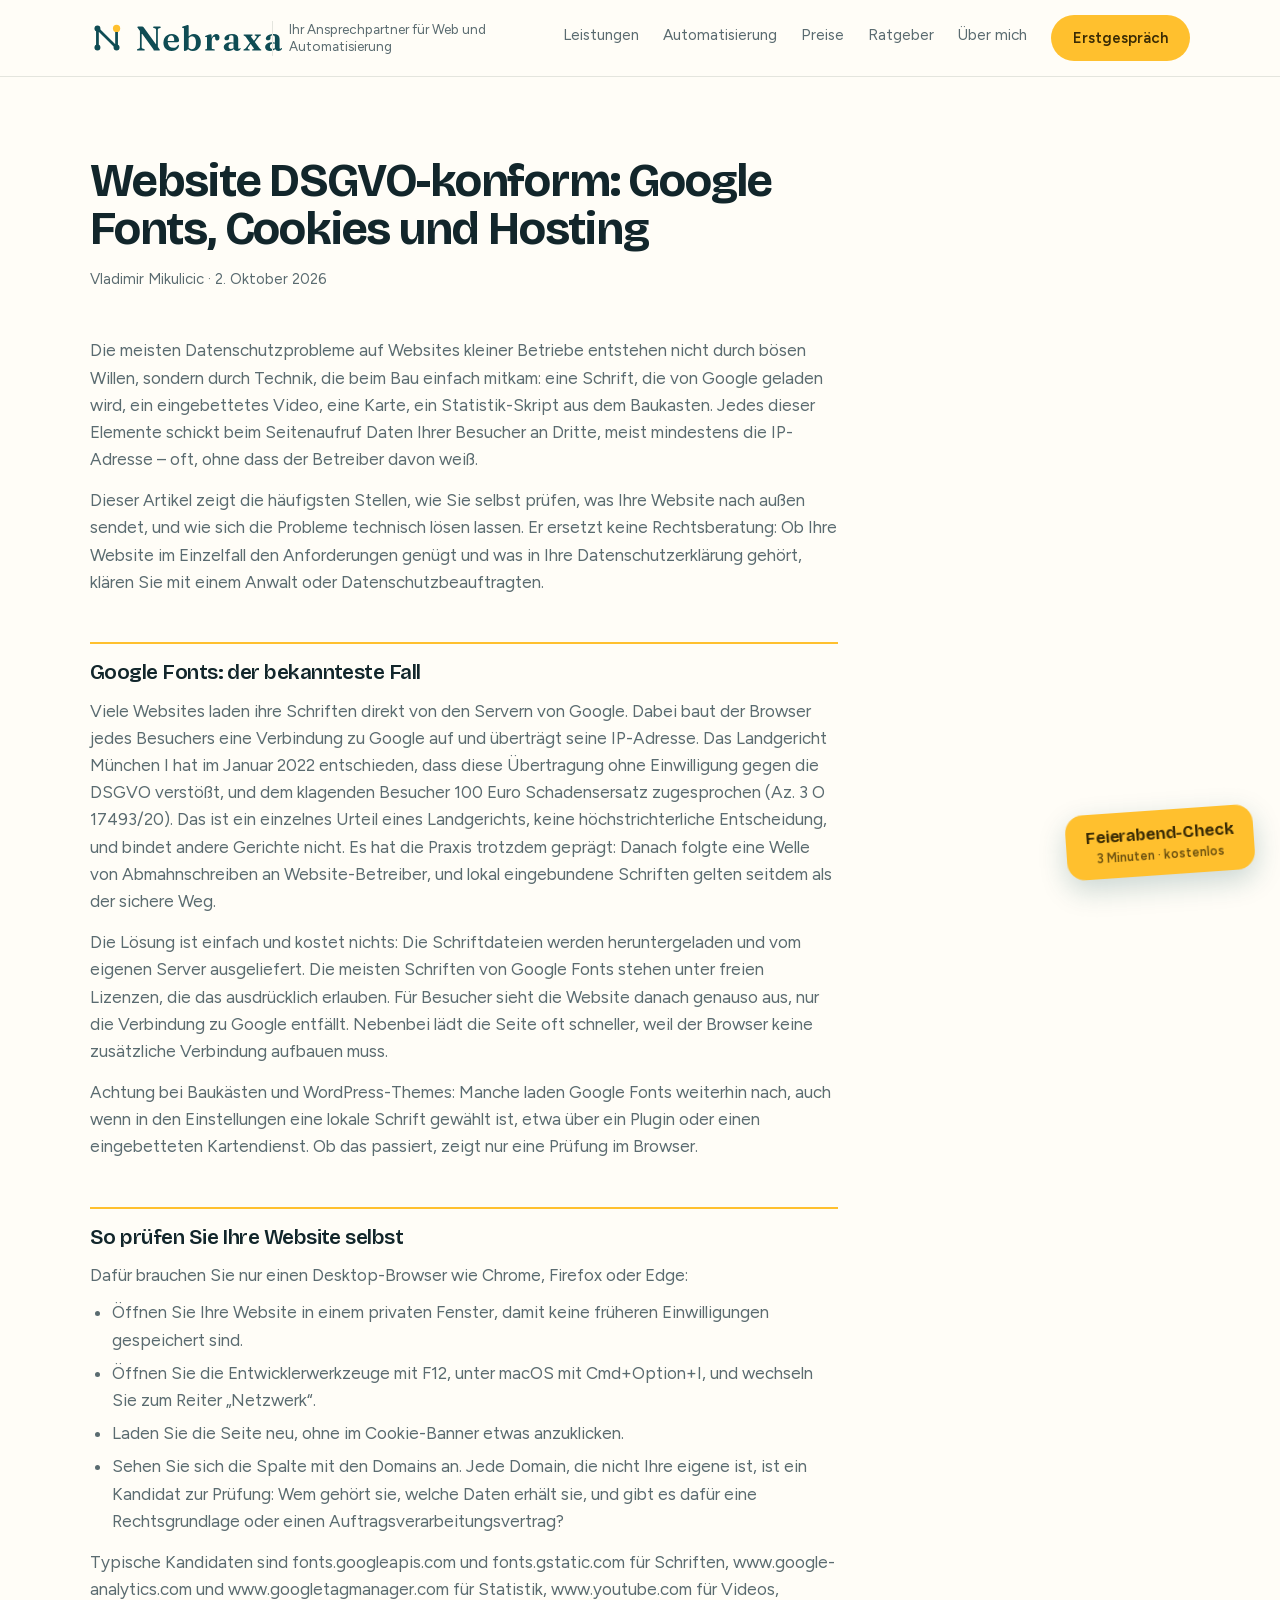
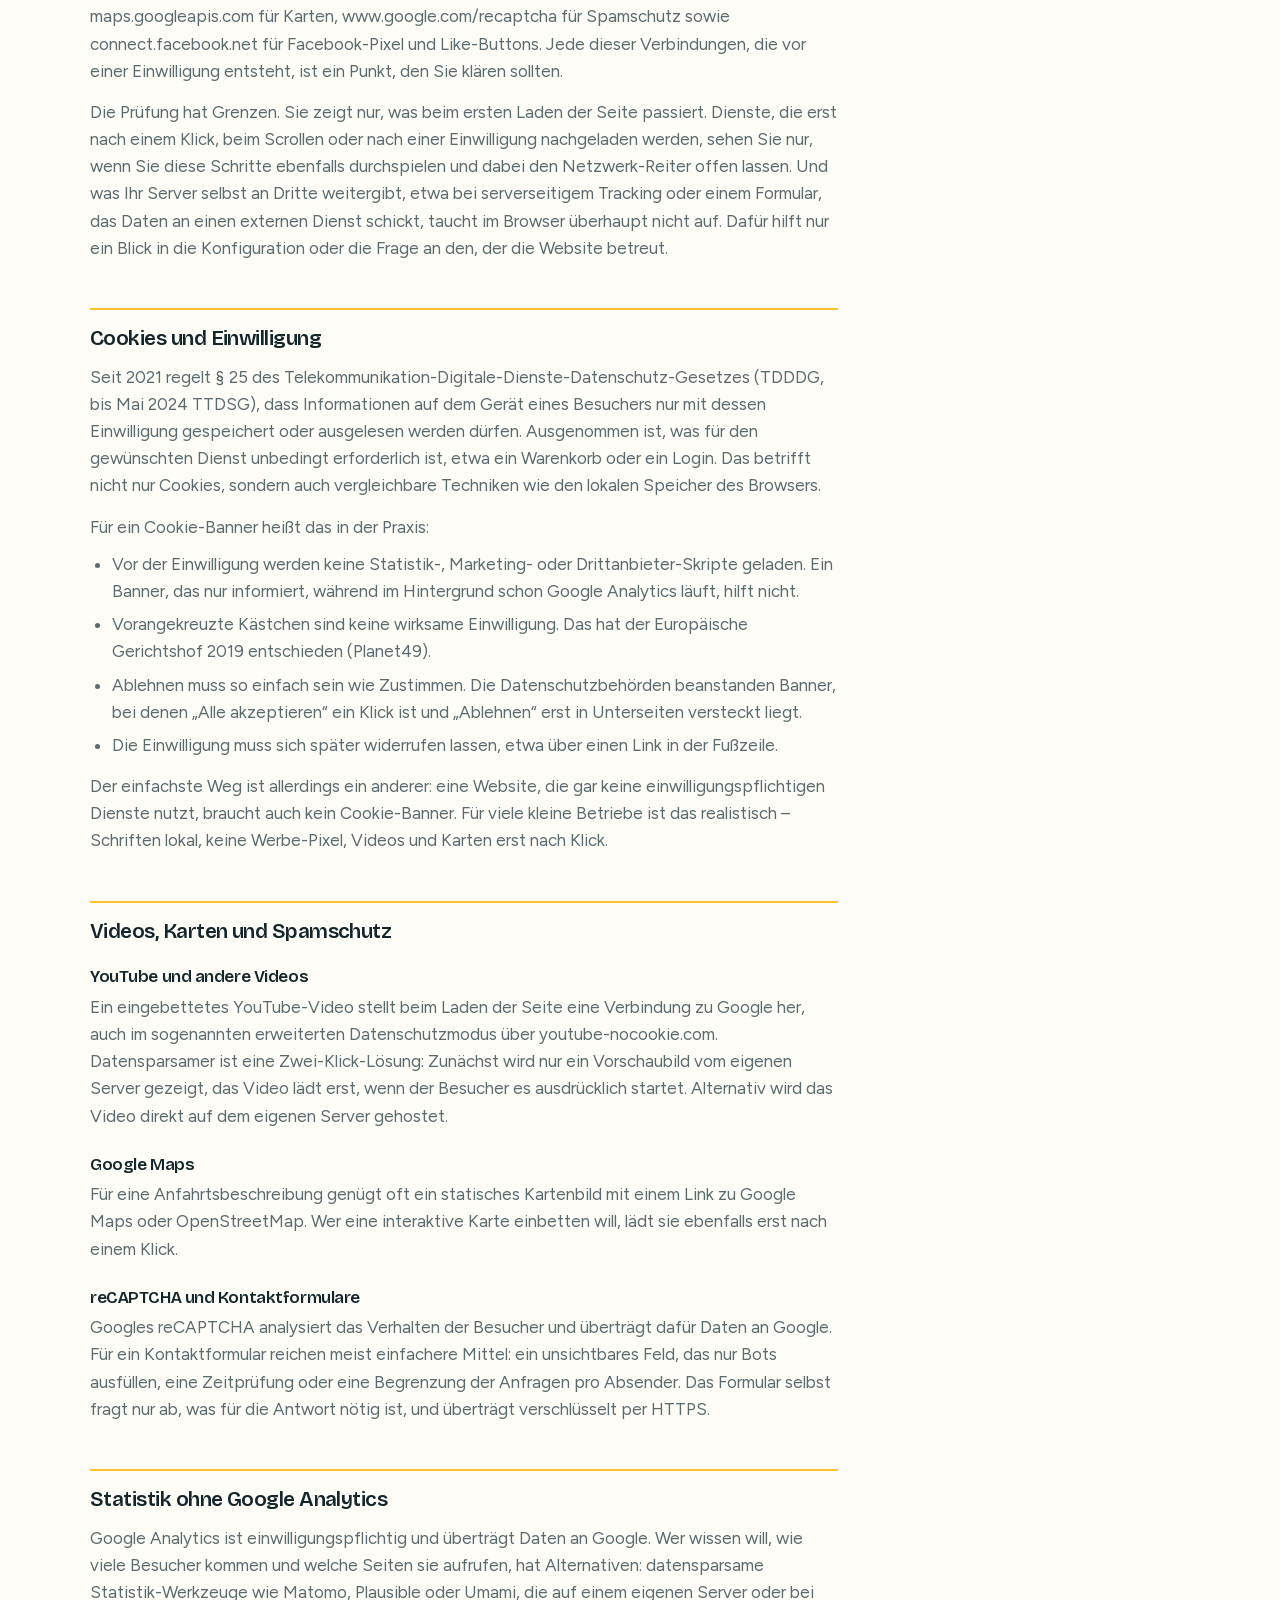
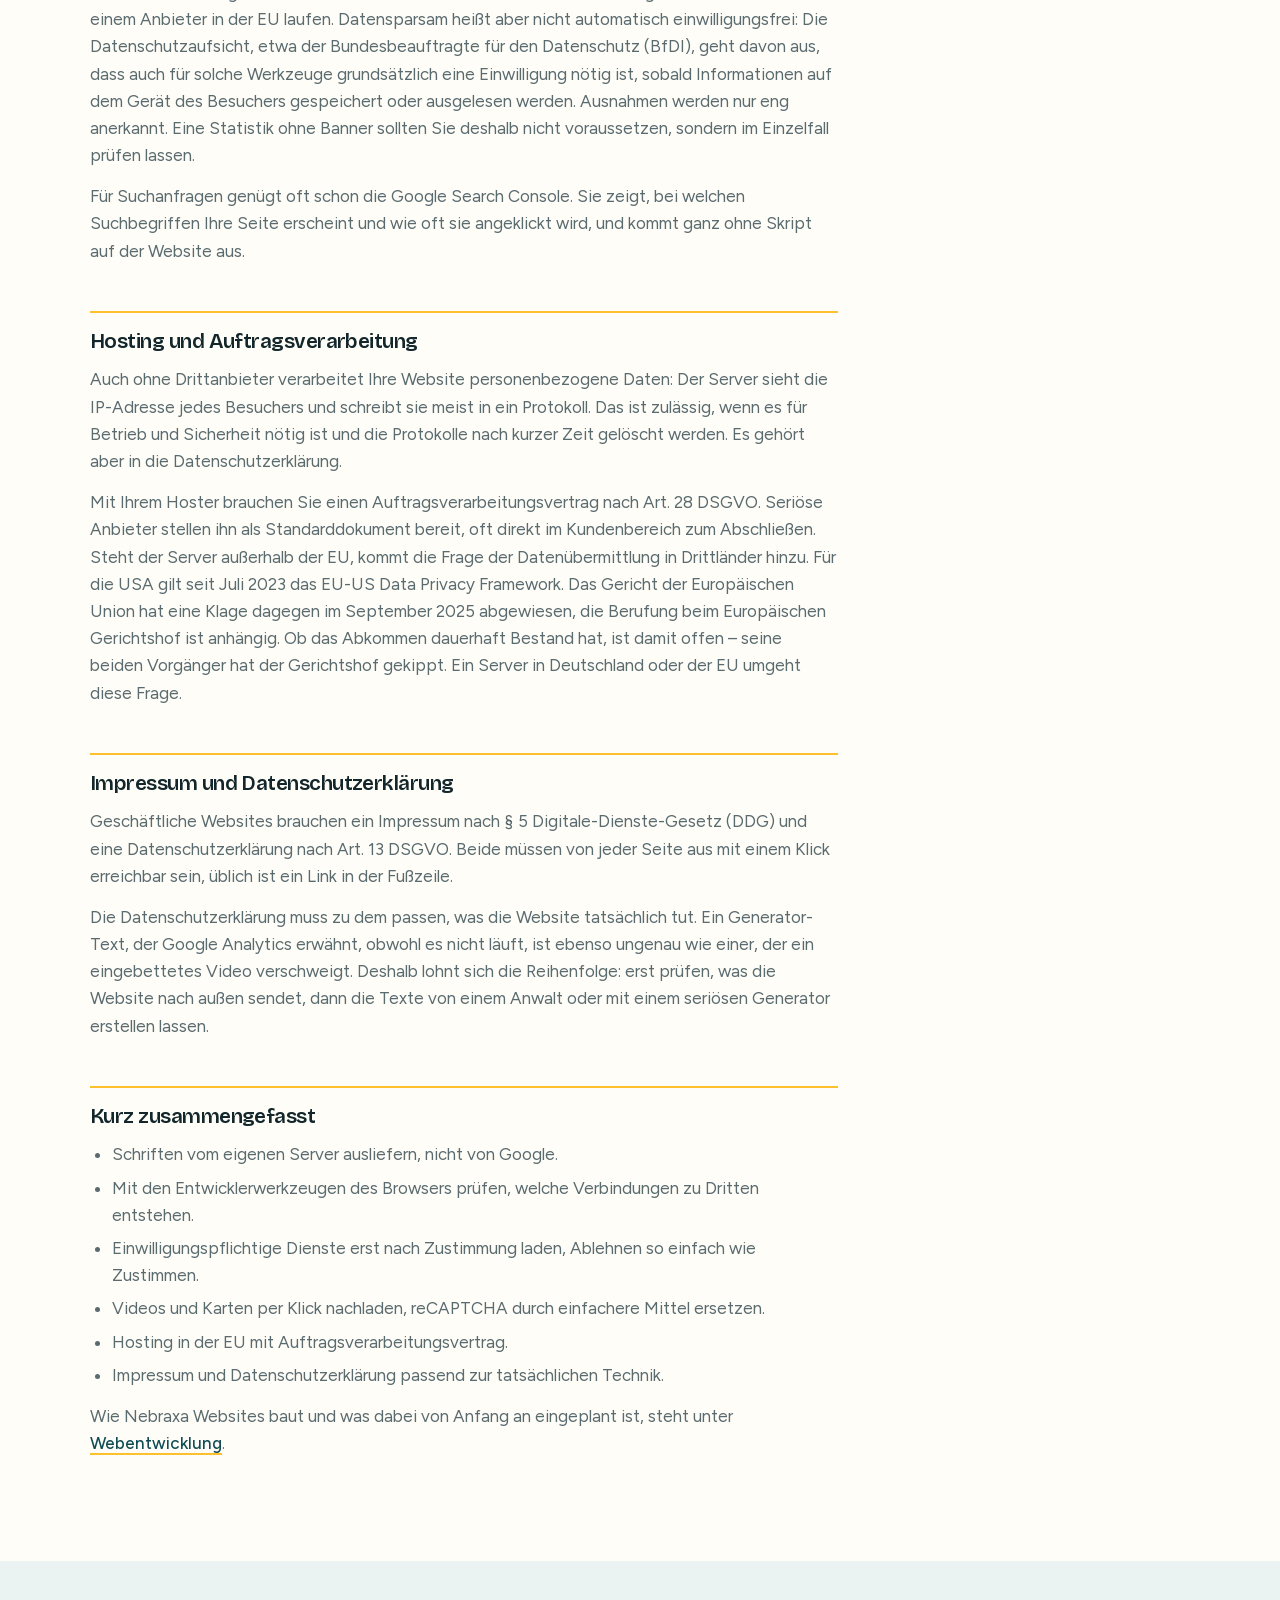
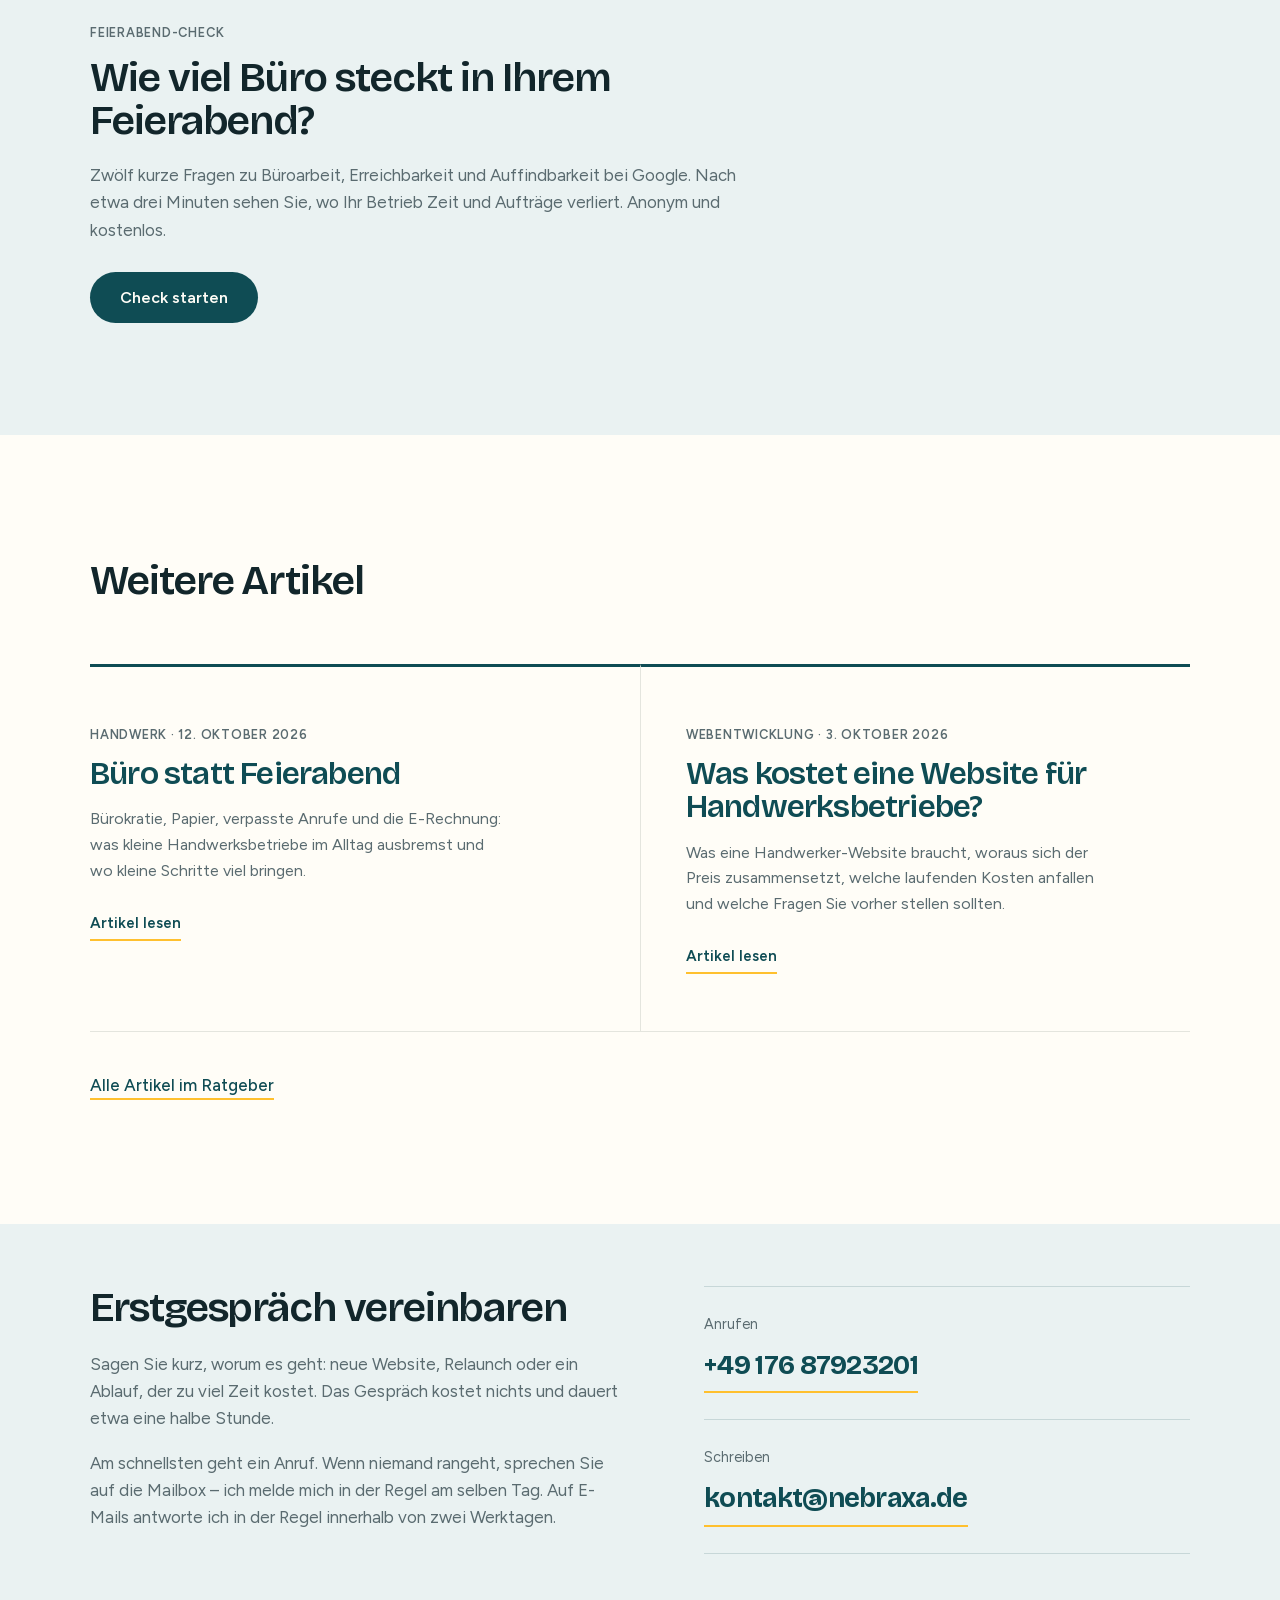
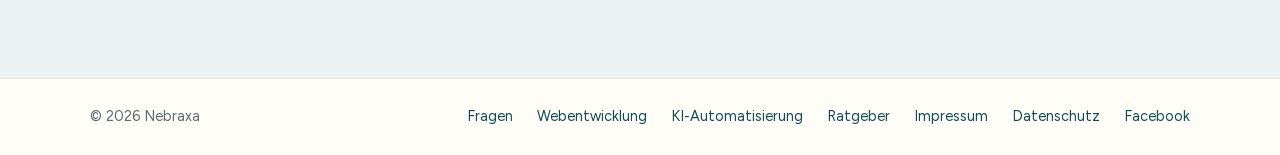
<file: website-dsgvo-konform.html>
<!DOCTYPE html>
<html lang="de">
<head>
<meta charset="UTF-8">
<meta name="viewport" content="width=device-width, initial-scale=1.0">
<title>Website DSGVO-konform: Fonts, Cookies, Hosting | Nebraxa</title>
<meta name="description" content="Google Fonts, Cookie-Banner, YouTube, Maps, reCAPTCHA, Statistik und Hosting: wo Websites Daten an Dritte senden, wie Sie das selbst prüfen und technisch lösen.">
<link rel="canonical" href="https://nebraxa.de/website-dsgvo-konform.html">
<link rel="icon" href="favicon.svg" type="image/svg+xml">

<meta property="og:type" content="article">
<meta property="og:site_name" content="Nebraxa">
<meta property="og:locale" content="de_DE">
<meta property="og:url" content="https://nebraxa.de/website-dsgvo-konform.html">
<meta property="og:title" content="Website DSGVO-konform: Google Fonts, Cookies und Hosting">
<meta property="og:description" content="Google Fonts, Cookie-Banner, YouTube, Maps, reCAPTCHA, Statistik und Hosting: wo Websites Daten an Dritte senden, wie Sie das selbst prüfen und technisch lösen.">
<meta property="og:image" content="https://nebraxa.de/og-website-dsgvo-konform.png">
<meta property="og:image:width" content="1200">
<meta property="og:image:height" content="630">
<meta property="og:image:alt" content="Website DSGVO-konform: Google Fonts, Cookies und Hosting – Ratgeber von Nebraxa">
<meta property="article:published_time" content="2026-10-02">
<meta name="twitter:card" content="summary_large_image">

<script type="application/ld+json">
{
  "@context": "https://schema.org",
  "@graph": [
    {
      "@type": "Article",
      "headline": "Website DSGVO-konform: Google Fonts, Cookies und Hosting",
      "description": "Google Fonts, Cookie-Banner, YouTube, Maps, reCAPTCHA, Statistik und Hosting: wo Websites Daten an Dritte senden, wie Sie das selbst prüfen und technisch lösen.",
      "datePublished": "2026-10-02",
      "dateModified": "2026-10-02",
      "author": {
        "@type": "Person",
        "name": "Vladimir Mikulicic"
      },
      "publisher": {
        "@id": "https://nebraxa.de/#organisation"
      },
      "mainEntityOfPage": "https://nebraxa.de/website-dsgvo-konform.html",
      "image": "https://nebraxa.de/og-website-dsgvo-konform.png",
      "inLanguage": "de"
    },
    {
      "@type": "BreadcrumbList",
      "itemListElement": [
        {
          "@type": "ListItem",
          "position": 1,
          "name": "Startseite",
          "item": "https://nebraxa.de/"
        },
        {"@type": "ListItem", "position": 2, "name": "Ratgeber", "item": "https://nebraxa.de/ratgeber.html"},
        {
          "@type": "ListItem",
          "position": 3,
          "name": "Website DSGVO-konform",
          "item": "https://nebraxa.de/website-dsgvo-konform.html"
        }
      ]
    }
  ]
}
</script>
<link rel="preload" href="fonts/bricolage-grotesque-latin-4efd1a.woff2" as="font" type="font/woff2" crossorigin>
<link rel="preload" href="fonts/figtree-latin-7073ac.woff2" as="font" type="font/woff2" crossorigin>
<link rel="stylesheet" href="styles.css">
</head>
<body>

<a href="#inhalt" class="skip-link">Zum Inhalt springen</a>

<header>
  <div class="bar">
    <a href="index.html" class="mark">
      <svg width="26" height="26" viewBox="0 0 32 32" fill="none" aria-hidden="true">
        <path d="M7 25V7l18 18V7" stroke="#0F4C54" stroke-width="2.6" stroke-linecap="round" stroke-linejoin="round"/>
        <circle cx="7" cy="25" r="2.8" fill="#0F4C54"/>
        <circle cx="7" cy="7" r="2.8" fill="#0F4C54"/>
        <circle cx="25" cy="25" r="2.8" fill="#0F4C54"/>
        <circle cx="25" cy="7" r="3.4" fill="#FFC02E"/>
      </svg>
      <img src="wordmark.svg" alt="Nebraxa" class="wordmark" width="117" height="21">
    </a>
    <p class="claim">Ihr Ansprechpartner für Web und Automatisierung</p>
    <nav class="bar-nav">
      <a href="index.html#leistungen">Leistungen</a>
      <a href="index.html#automatisierung">Automatisierung</a>
      <a href="index.html#preise">Preise</a>
      <a href="ratgeber.html">Ratgeber</a>
      <a href="index.html#warum">Über mich</a>
    </nav>
    <a href="index.html#kontakt" class="act">Erstgespräch</a>
    <details class="menu">
      <summary aria-label="Menü öffnen">
        <svg width="22" height="22" viewBox="0 0 24 24" fill="none" aria-hidden="true">
          <path d="M4 8h16M4 16h16" stroke="#0F4C54" stroke-width="1.9" stroke-linecap="round"/>
        </svg>
      </summary>
      <nav class="menu-panel">
        <a href="index.html#leistungen">Leistungen</a>
        <a href="index.html#automatisierung">Automatisierung</a>
        <a href="index.html#preise">Preise</a>
        <a href="index.html#ablauf">Ablauf</a>
        <a href="ratgeber.html">Ratgeber</a>
        <a href="index.html#warum">Über mich</a>
        <a href="index.html#fragen">Fragen</a>
      </nav>
    </details>
  </div>
</header>

<main id="inhalt">
<article class="legal">
  <div class="shell">
    <h1>Website DSGVO-konform: Google Fonts, Cookies und Hosting</h1>
    <p class="updated">Vladimir Mikulicic · 2. Oktober 2026</p>

    <div class="legal-body">
      <p>Die meisten Datenschutzprobleme auf Websites kleiner Betriebe entstehen nicht durch bösen Willen, sondern durch Technik, die beim Bau einfach mitkam: eine Schrift, die von Google geladen wird, ein eingebettetes Video, eine Karte, ein Statistik-Skript aus dem Baukasten. Jedes dieser Elemente schickt beim Seitenaufruf Daten Ihrer Besucher an Dritte, meist mindestens die IP-Adresse – oft, ohne dass der Betreiber davon weiß.</p>
      <p>Dieser Artikel zeigt die häufigsten Stellen, wie Sie selbst prüfen, was Ihre Website nach außen sendet, und wie sich die Probleme technisch lösen lassen. Er ersetzt keine Rechtsberatung: Ob Ihre Website im Einzelfall den Anforderungen genügt und was in Ihre Datenschutzerklärung gehört, klären Sie mit einem Anwalt oder Datenschutzbeauftragten.</p>

      <h2>Google Fonts: der bekannteste Fall</h2>
      <p>Viele Websites laden ihre Schriften direkt von den Servern von Google. Dabei baut der Browser jedes Besuchers eine Verbindung zu Google auf und überträgt seine IP-Adresse. Das Landgericht München I hat im Januar 2022 entschieden, dass diese Übertragung ohne Einwilligung gegen die DSGVO verstößt, und dem klagenden Besucher 100 Euro Schadensersatz zugesprochen (Az. 3 O 17493/20). Das ist ein einzelnes Urteil eines Landgerichts, keine höchstrichterliche Entscheidung, und bindet andere Gerichte nicht. Es hat die Praxis trotzdem geprägt: Danach folgte eine Welle von Abmahnschreiben an Website-Betreiber, und lokal eingebundene Schriften gelten seitdem als der sichere Weg.</p>
      <p>Die Lösung ist einfach und kostet nichts: Die Schriftdateien werden heruntergeladen und vom eigenen Server ausgeliefert. Die meisten Schriften von Google Fonts stehen unter freien Lizenzen, die das ausdrücklich erlauben. Für Besucher sieht die Website danach genauso aus, nur die Verbindung zu Google entfällt. Nebenbei lädt die Seite oft schneller, weil der Browser keine zusätzliche Verbindung aufbauen muss.</p>
      <p>Achtung bei Baukästen und WordPress-Themes: Manche laden Google Fonts weiterhin nach, auch wenn in den Einstellungen eine lokale Schrift gewählt ist, etwa über ein Plugin oder einen eingebetteten Kartendienst. Ob das passiert, zeigt nur eine Prüfung im Browser.</p>

      <h2>So prüfen Sie Ihre Website selbst</h2>
      <p>Dafür brauchen Sie nur einen Desktop-Browser wie Chrome, Firefox oder Edge:</p>
      <ul>
        <li>Öffnen Sie Ihre Website in einem privaten Fenster, damit keine früheren Einwilligungen gespeichert sind.</li>
        <li>Öffnen Sie die Entwicklerwerkzeuge mit F12, unter macOS mit Cmd+Option+I, und wechseln Sie zum Reiter „Netzwerk“.</li>
        <li>Laden Sie die Seite neu, ohne im Cookie-Banner etwas anzuklicken.</li>
        <li>Sehen Sie sich die Spalte mit den Domains an. Jede Domain, die nicht Ihre eigene ist, ist ein Kandidat zur Prüfung: Wem gehört sie, welche Daten erhält sie, und gibt es dafür eine Rechtsgrundlage oder einen Auftragsverarbeitungsvertrag?</li>
      </ul>
      <p>Typische Kandidaten sind fonts.googleapis.com und fonts.gstatic.com für Schriften, www.google-analytics.com und www.googletagmanager.com für Statistik, www.youtube.com für Videos, maps.googleapis.com für Karten, www.google.com/recaptcha für Spamschutz sowie connect.facebook.net für Facebook-Pixel und Like-Buttons. Jede dieser Verbindungen, die vor einer Einwilligung entsteht, ist ein Punkt, den Sie klären sollten.</p>
      <p>Die Prüfung hat Grenzen. Sie zeigt nur, was beim ersten Laden der Seite passiert. Dienste, die erst nach einem Klick, beim Scrollen oder nach einer Einwilligung nachgeladen werden, sehen Sie nur, wenn Sie diese Schritte ebenfalls durchspielen und dabei den Netzwerk-Reiter offen lassen. Und was Ihr Server selbst an Dritte weitergibt, etwa bei serverseitigem Tracking oder einem Formular, das Daten an einen externen Dienst schickt, taucht im Browser überhaupt nicht auf. Dafür hilft nur ein Blick in die Konfiguration oder die Frage an den, der die Website betreut.</p>

      <h2>Cookies und Einwilligung</h2>
      <p>Seit 2021 regelt § 25 des Telekommunikation-Digitale-Dienste-Datenschutz-Gesetzes (TDDDG, bis Mai 2024 TTDSG), dass Informationen auf dem Gerät eines Besuchers nur mit dessen Einwilligung gespeichert oder ausgelesen werden dürfen. Ausgenommen ist, was für den gewünschten Dienst unbedingt erforderlich ist, etwa ein Warenkorb oder ein Login. Das betrifft nicht nur Cookies, sondern auch vergleichbare Techniken wie den lokalen Speicher des Browsers.</p>
      <p>Für ein Cookie-Banner heißt das in der Praxis:</p>
      <ul>
        <li>Vor der Einwilligung werden keine Statistik-, Marketing- oder Drittanbieter-Skripte geladen. Ein Banner, das nur informiert, während im Hintergrund schon Google Analytics läuft, hilft nicht.</li>
        <li>Vorangekreuzte Kästchen sind keine wirksame Einwilligung. Das hat der Europäische Gerichtshof 2019 entschieden (Planet49).</li>
        <li>Ablehnen muss so einfach sein wie Zustimmen. Die Datenschutzbehörden beanstanden Banner, bei denen „Alle akzeptieren“ ein Klick ist und „Ablehnen“ erst in Unterseiten versteckt liegt.</li>
        <li>Die Einwilligung muss sich später widerrufen lassen, etwa über einen Link in der Fußzeile.</li>
      </ul>
      <p>Der einfachste Weg ist allerdings ein anderer: eine Website, die gar keine einwilligungspflichtigen Dienste nutzt, braucht auch kein Cookie-Banner. Für viele kleine Betriebe ist das realistisch – Schriften lokal, keine Werbe-Pixel, Videos und Karten erst nach Klick.</p>

      <h2>Videos, Karten und Spamschutz</h2>
      <h3>YouTube und andere Videos</h3>
      <p>Ein eingebettetes YouTube-Video stellt beim Laden der Seite eine Verbindung zu Google her, auch im sogenannten erweiterten Datenschutzmodus über youtube-nocookie.com. Datensparsamer ist eine Zwei-Klick-Lösung: Zunächst wird nur ein Vorschaubild vom eigenen Server gezeigt, das Video lädt erst, wenn der Besucher es ausdrücklich startet. Alternativ wird das Video direkt auf dem eigenen Server gehostet.</p>
      <h3>Google Maps</h3>
      <p>Für eine Anfahrtsbeschreibung genügt oft ein statisches Kartenbild mit einem Link zu Google Maps oder OpenStreetMap. Wer eine interaktive Karte einbetten will, lädt sie ebenfalls erst nach einem Klick.</p>
      <h3>reCAPTCHA und Kontaktformulare</h3>
      <p>Googles reCAPTCHA analysiert das Verhalten der Besucher und überträgt dafür Daten an Google. Für ein Kontaktformular reichen meist einfachere Mittel: ein unsichtbares Feld, das nur Bots ausfüllen, eine Zeitprüfung oder eine Begrenzung der Anfragen pro Absender. Das Formular selbst fragt nur ab, was für die Antwort nötig ist, und überträgt verschlüsselt per HTTPS.</p>

      <h2>Statistik ohne Google Analytics</h2>
      <p>Google Analytics ist einwilligungspflichtig und überträgt Daten an Google. Wer wissen will, wie viele Besucher kommen und welche Seiten sie aufrufen, hat Alternativen: datensparsame Statistik-Werkzeuge wie Matomo, Plausible oder Umami, die auf einem eigenen Server oder bei einem Anbieter in der EU laufen. Datensparsam heißt aber nicht automatisch einwilligungsfrei: Die Datenschutzaufsicht, etwa der Bundesbeauftragte für den Datenschutz (BfDI), geht davon aus, dass auch für solche Werkzeuge grundsätzlich eine Einwilligung nötig ist, sobald Informationen auf dem Gerät des Besuchers gespeichert oder ausgelesen werden. Ausnahmen werden nur eng anerkannt. Eine Statistik ohne Banner sollten Sie deshalb nicht voraussetzen, sondern im Einzelfall prüfen lassen.</p>
      <p>Für Suchanfragen genügt oft schon die Google Search Console. Sie zeigt, bei welchen Suchbegriffen Ihre Seite erscheint und wie oft sie angeklickt wird, und kommt ganz ohne Skript auf der Website aus.</p>

      <h2>Hosting und Auftragsverarbeitung</h2>
      <p>Auch ohne Drittanbieter verarbeitet Ihre Website personenbezogene Daten: Der Server sieht die IP-Adresse jedes Besuchers und schreibt sie meist in ein Protokoll. Das ist zulässig, wenn es für Betrieb und Sicherheit nötig ist und die Protokolle nach kurzer Zeit gelöscht werden. Es gehört aber in die Datenschutzerklärung.</p>
      <p>Mit Ihrem Hoster brauchen Sie einen Auftragsverarbeitungsvertrag nach Art. 28 DSGVO. Seriöse Anbieter stellen ihn als Standarddokument bereit, oft direkt im Kundenbereich zum Abschließen. Steht der Server außerhalb der EU, kommt die Frage der Datenübermittlung in Drittländer hinzu. Für die USA gilt seit Juli 2023 das EU-US Data Privacy Framework. Das Gericht der Europäischen Union hat eine Klage dagegen im September 2025 abgewiesen, die Berufung beim Europäischen Gerichtshof ist anhängig. Ob das Abkommen dauerhaft Bestand hat, ist damit offen – seine beiden Vorgänger hat der Gerichtshof gekippt. Ein Server in Deutschland oder der EU umgeht diese Frage.</p>

      <h2>Impressum und Datenschutzerklärung</h2>
      <p>Geschäftliche Websites brauchen ein Impressum nach § 5 Digitale-Dienste-Gesetz (DDG) und eine Datenschutzerklärung nach Art. 13 DSGVO. Beide müssen von jeder Seite aus mit einem Klick erreichbar sein, üblich ist ein Link in der Fußzeile.</p>
      <p>Die Datenschutzerklärung muss zu dem passen, was die Website tatsächlich tut. Ein Generator-Text, der Google Analytics erwähnt, obwohl es nicht läuft, ist ebenso ungenau wie einer, der ein eingebettetes Video verschweigt. Deshalb lohnt sich die Reihenfolge: erst prüfen, was die Website nach außen sendet, dann die Texte von einem Anwalt oder mit einem seriösen Generator erstellen lassen.</p>

      <h2>Kurz zusammengefasst</h2>
      <ul>
        <li>Schriften vom eigenen Server ausliefern, nicht von Google.</li>
        <li>Mit den Entwicklerwerkzeugen des Browsers prüfen, welche Verbindungen zu Dritten entstehen.</li>
        <li>Einwilligungspflichtige Dienste erst nach Zustimmung laden, Ablehnen so einfach wie Zustimmen.</li>
        <li>Videos und Karten per Klick nachladen, reCAPTCHA durch einfachere Mittel ersetzen.</li>
        <li>Hosting in der EU mit Auftragsverarbeitungsvertrag.</li>
        <li>Impressum und Datenschutzerklärung passend zur tatsächlichen Technik.</li>
      </ul>
      <p>Wie Nebraxa Websites baut und was dabei von Anfang an eingeplant ist, steht unter <a href="webentwicklung.html">Webentwicklung</a>.</p>
    </div>
  </div>
</article>

<section class="block block--tint">
  <div class="shell check">
    <p class="door-meta">Feierabend-Check</p>
    <h2 class="wide-head">Wie viel Büro steckt in Ihrem Feierabend?</h2>
    <p class="lead">Zwölf kurze Fragen zu Büroarbeit, Erreichbarkeit und Auffindbarkeit bei Google. Nach etwa drei Minuten sehen Sie, wo Ihr Betrieb Zeit und Aufträge verliert. Anonym und kostenlos.</p>
    <p class="check-act"><a href="https://tally.so/r/VLR4Jg" class="btn" rel="noopener">Check starten</a></p>
  </div>
</section>

<section class="block">
  <div class="shell">
    <h2 class="wide-head">Weitere Artikel</h2>
    <div class="doors">
      <a href="handwerk-buero-feierabend.html" class="door">
        <span class="door-meta">Handwerk · 12. Oktober 2026</span>
        <h3 class="door-name">Büro statt Feierabend</h3>
        <span class="door-text">Bürokratie, Papier, verpasste Anrufe und die E-Rechnung: was kleine Handwerksbetriebe im Alltag ausbremst und wo kleine Schritte viel bringen.</span>
        <span class="door-go">Artikel lesen</span>
      </a>
      <a href="website-kosten-handwerk.html" class="door">
        <span class="door-meta">Webentwicklung · 3. Oktober 2026</span>
        <h3 class="door-name">Was kostet eine Website für Handwerksbetriebe?</h3>
        <span class="door-text">Was eine Handwerker-Website braucht, woraus sich der Preis zusammensetzt, welche laufenden Kosten anfallen und welche Fragen Sie vorher stellen sollten.</span>
        <span class="door-go">Artikel lesen</span>
      </a>
    </div>
    <p><a href="ratgeber.html" class="lnk">Alle Artikel im Ratgeber</a></p>
  </div>
</section>

<section class="closing" id="kontakt">
  <div class="shell closing-grid">
    <div>
      <h2>Erstgespräch vereinbaren</h2>
      <p class="lead">Sagen Sie kurz, worum es geht: neue Website, Relaunch oder ein Ablauf, der zu viel Zeit kostet. Das Gespräch kostet nichts und dauert etwa eine halbe Stunde.</p>
      <p class="lead">Am schnellsten geht ein Anruf. Wenn niemand rangeht, sprechen Sie auf die Mailbox – ich melde mich in der Regel am selben Tag. Auf E-Mails antworte ich in der Regel innerhalb von zwei Werktagen.</p>
    </div>
    <div class="reach">
      <a href="tel:+4917687923201">
        <span>Anrufen</span>
        <strong>+49 176 87923201</strong>
      </a>
      <a href="mailto:kontakt@nebraxa.de">
        <span>Schreiben</span>
        <strong>kontakt@nebraxa.de</strong>
      </a>
    </div>
  </div>
</section>
</main>

<footer>
  <div class="shell foot">
    <span>© 2026 Nebraxa</span>
    <nav>
      <a href="index.html#fragen">Fragen</a>
      <a href="webentwicklung.html">Webentwicklung</a>
      <a href="ki-automatisierung.html">KI-Automatisierung</a>
      <a href="ratgeber.html">Ratgeber</a>
      <a href="impressum.html">Impressum</a>
      <a href="datenschutz.html">Datenschutz</a>
      <a href="https://www.facebook.com/nebraxa" rel="noopener">Facebook</a>
    </nav>
  </div>
</footer>

<a href="https://tally.so/r/VLR4Jg" class="sticker" rel="noopener"><b>Feierabend-Check</b><span>3 Minuten · kostenlos</span></a>

</body>
</html>
</file>
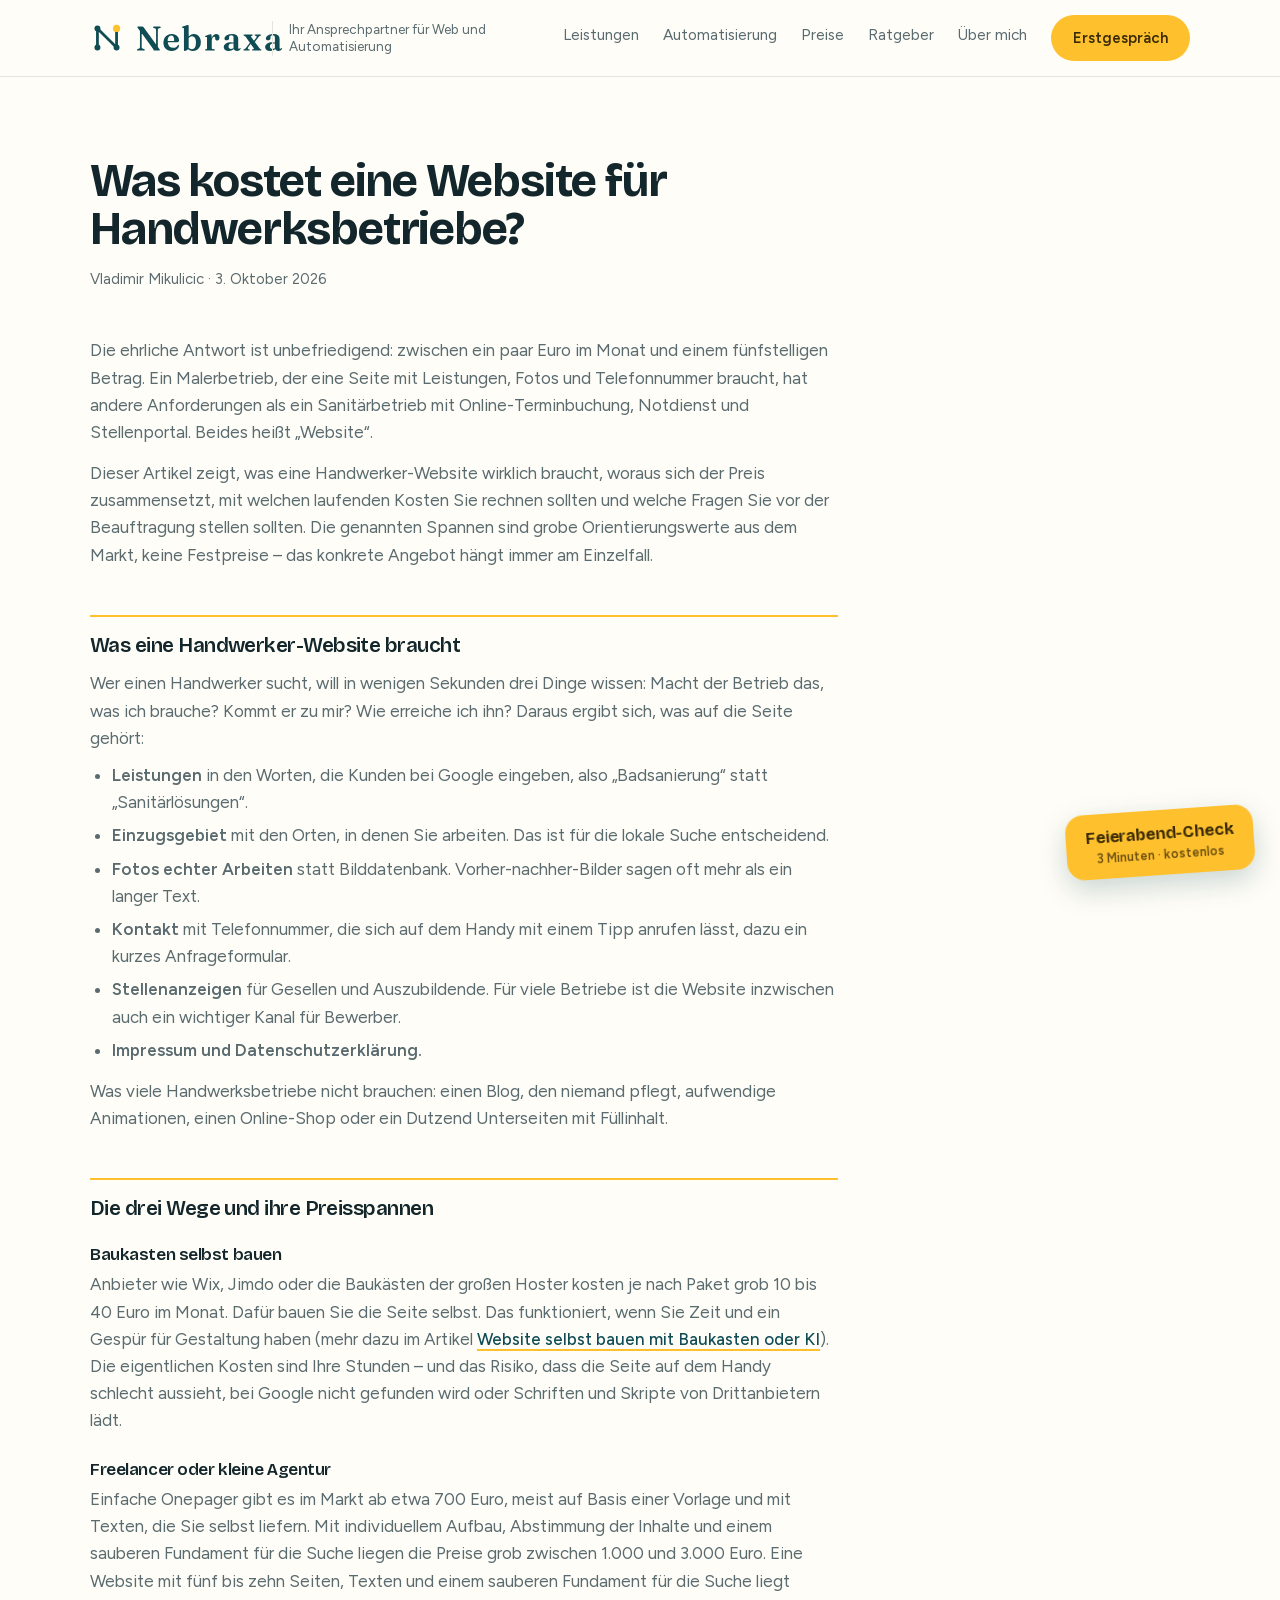
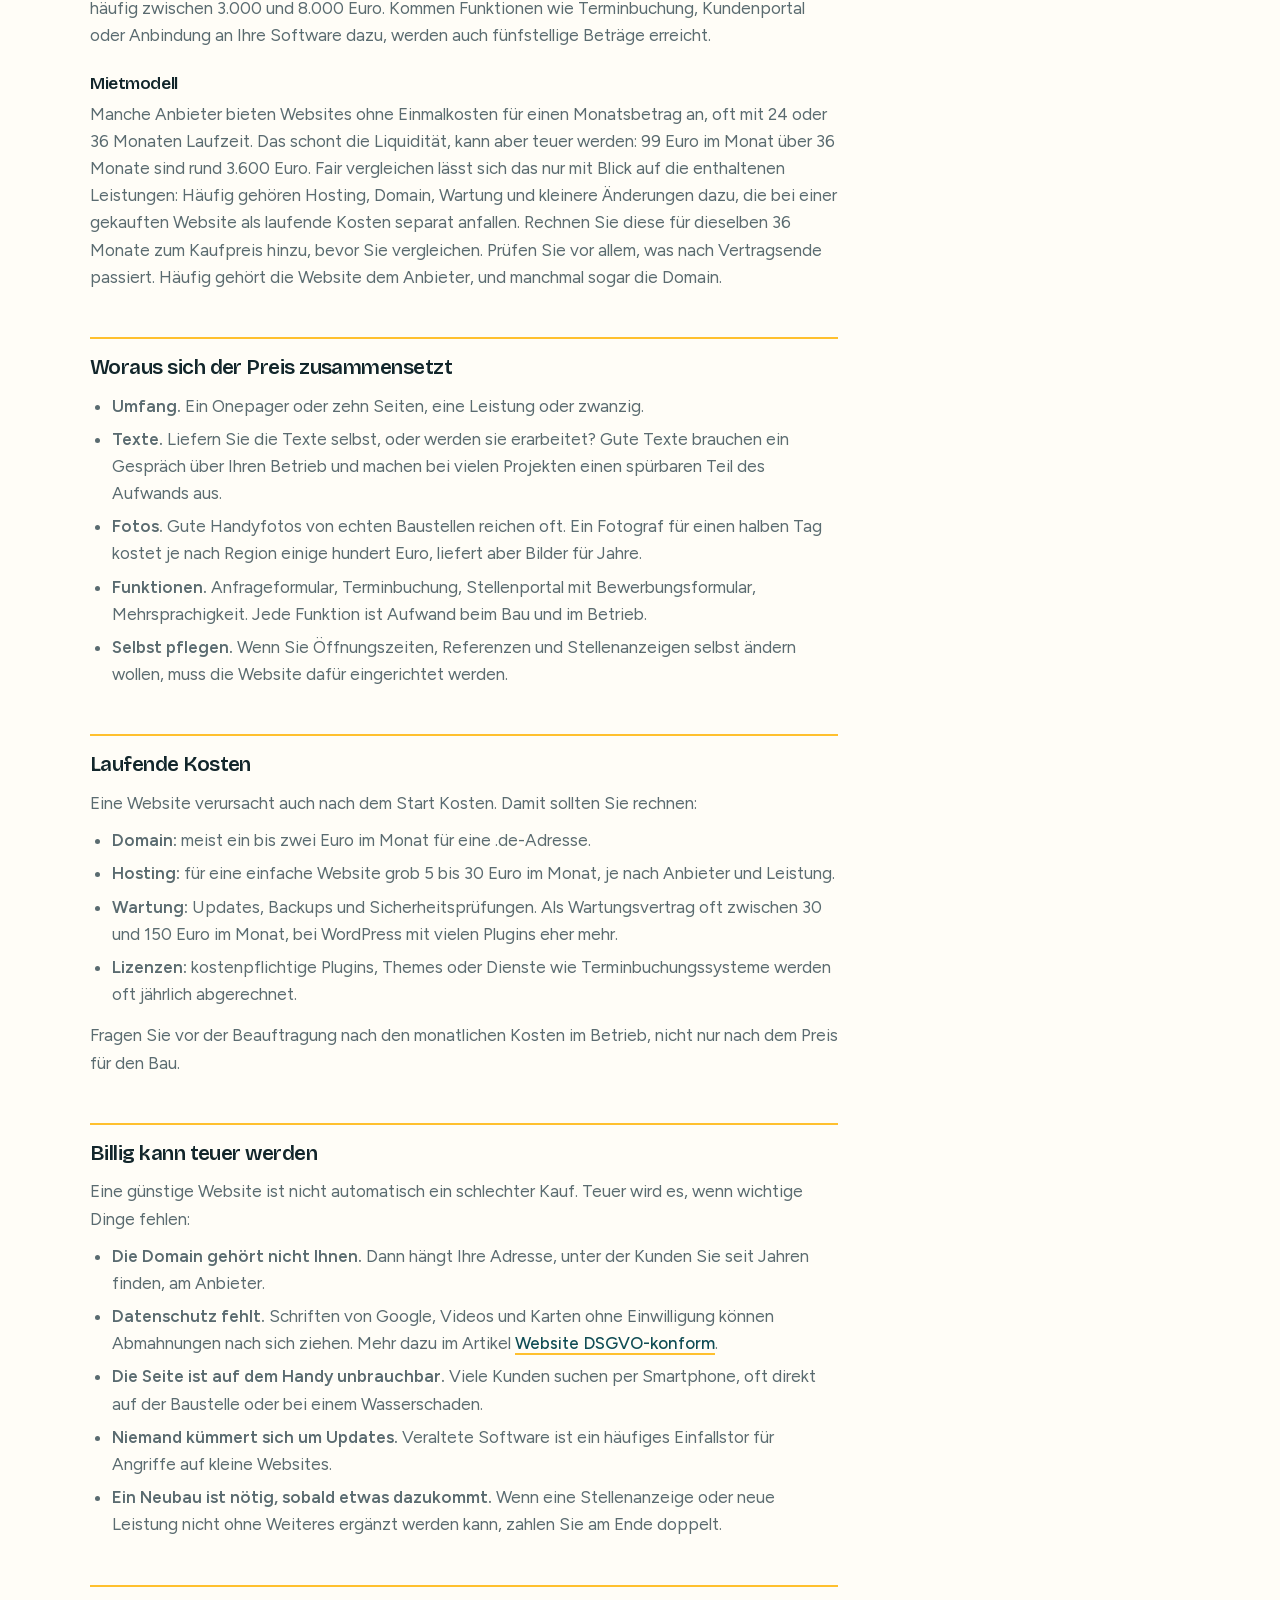
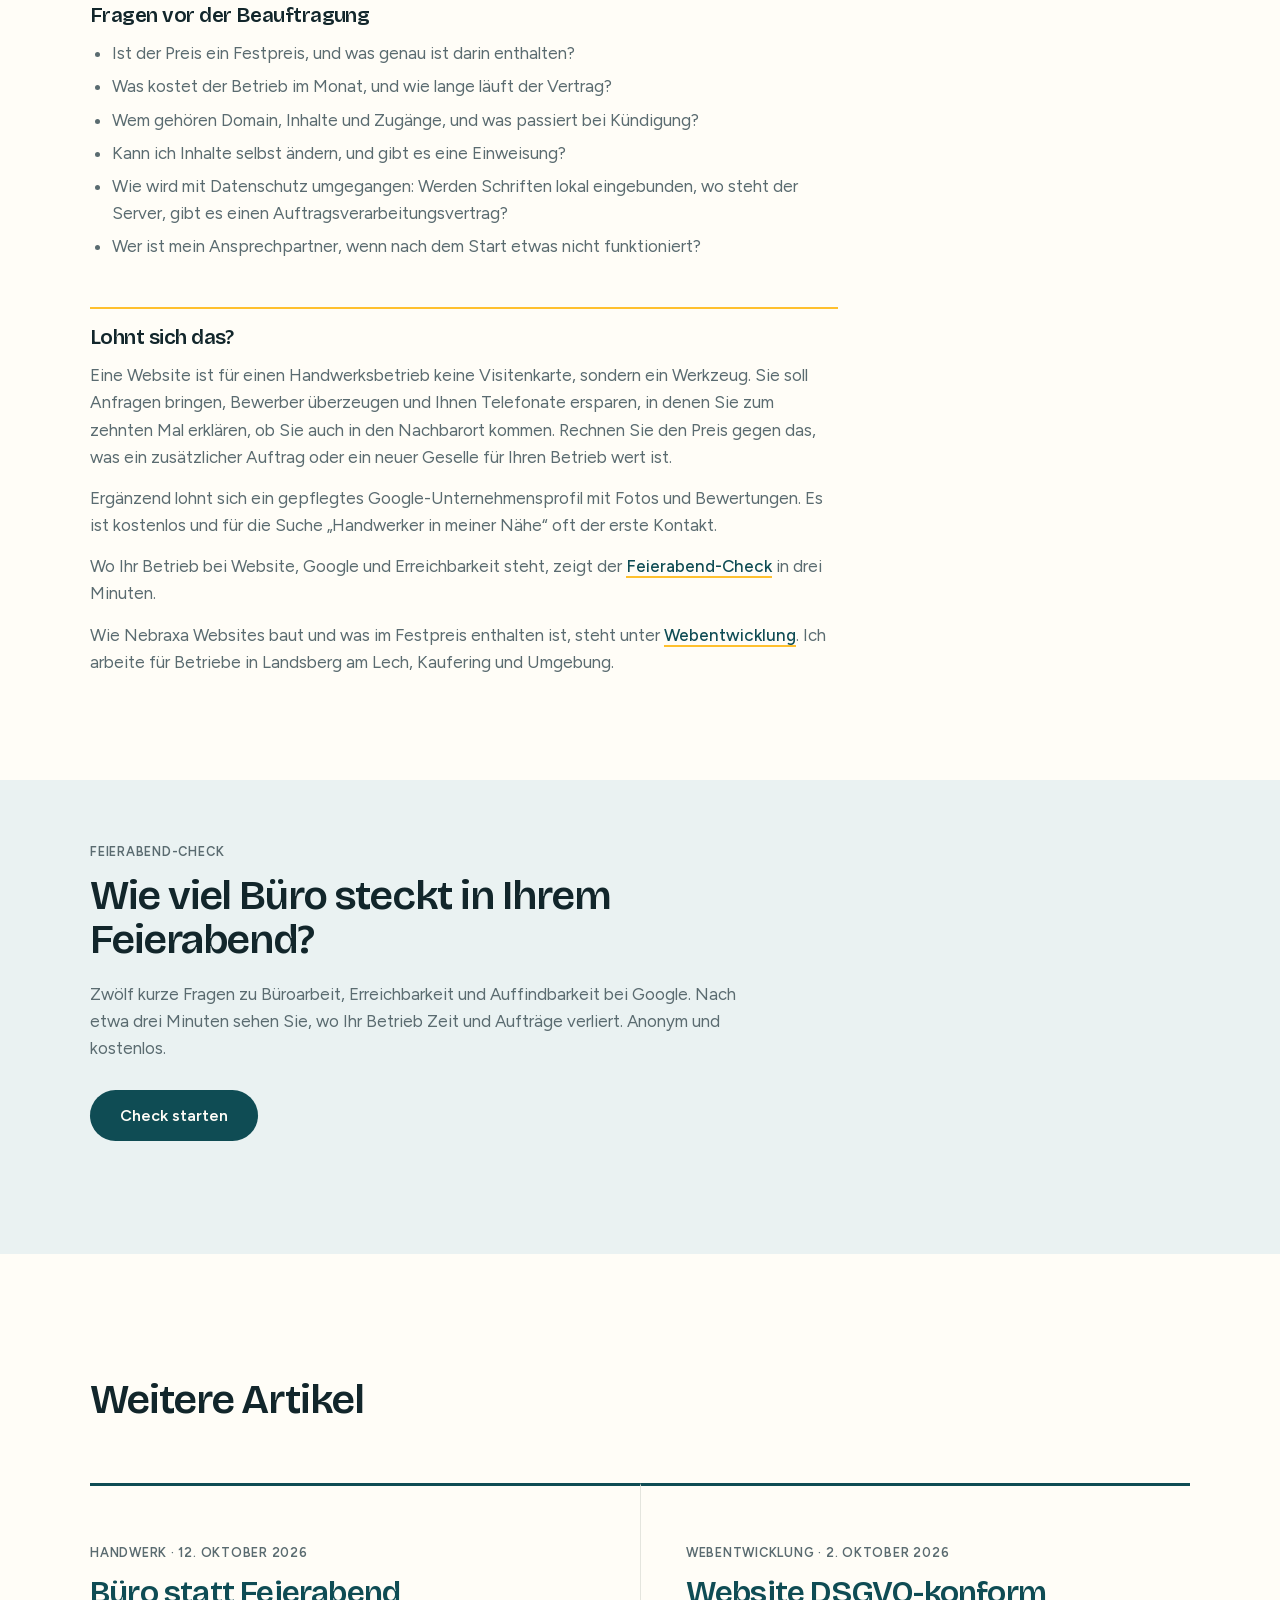
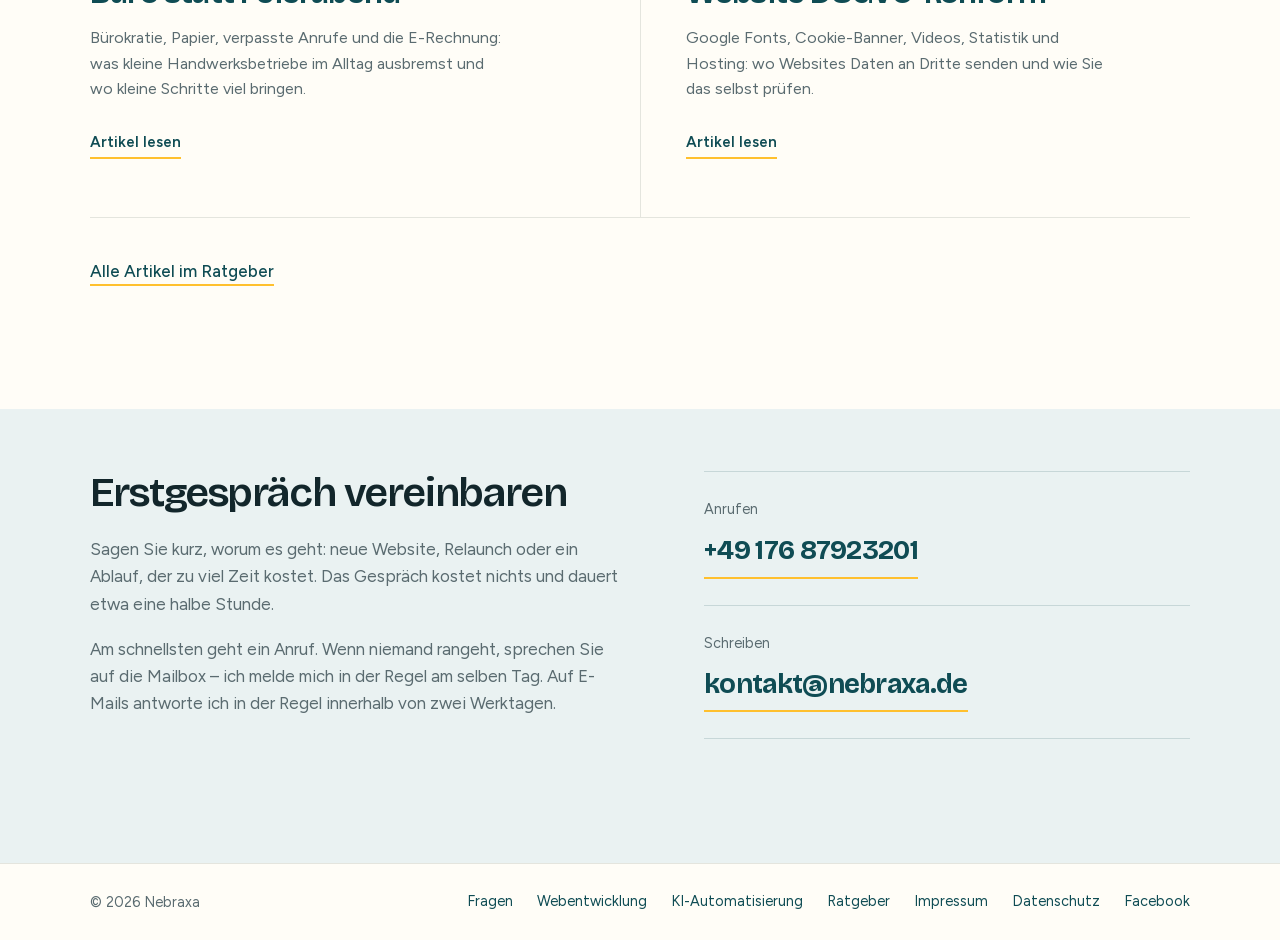
<file: website-kosten-handwerk.html>
<!DOCTYPE html>
<html lang="de">
<head>
<meta charset="UTF-8">
<meta name="viewport" content="width=device-width, initial-scale=1.0">
<title>Handwerker-Website: Kosten und Preise im Überblick | Nebraxa</title>
<meta name="description" content="Handwerker-Website: Was kostet sie und was ist ein fairer Preis? Preisspannen für Baukasten, Freelancer und Mietmodell, laufende Kosten und Fragen vor der Beauftragung.">
<link rel="canonical" href="https://nebraxa.de/website-kosten-handwerk.html">
<link rel="icon" href="favicon.svg" type="image/svg+xml">

<meta property="og:type" content="article">
<meta property="og:site_name" content="Nebraxa">
<meta property="og:locale" content="de_DE">
<meta property="og:url" content="https://nebraxa.de/website-kosten-handwerk.html">
<meta property="og:title" content="Was kostet eine Website für Handwerksbetriebe?">
<meta property="og:description" content="Handwerker-Website: Was kostet sie und was ist ein fairer Preis? Preisspannen für Baukasten, Freelancer und Mietmodell, laufende Kosten und Fragen vor der Beauftragung.">
<meta property="og:image" content="https://nebraxa.de/og-website-kosten-handwerk.png">
<meta property="og:image:width" content="1200">
<meta property="og:image:height" content="630">
<meta property="og:image:alt" content="Was kostet eine Website für Handwerksbetriebe? – Ratgeber von Nebraxa">
<meta property="article:published_time" content="2026-10-03">
<meta name="twitter:card" content="summary_large_image">

<script type="application/ld+json">
{
  "@context": "https://schema.org",
  "@graph": [
    {
      "@type": "Article",
      "headline": "Was kostet eine Website für Handwerksbetriebe?",
      "description": "Handwerker-Website: Was kostet sie und was ist ein fairer Preis? Preisspannen für Baukasten, Freelancer und Mietmodell, laufende Kosten und Fragen vor der Beauftragung.",
      "datePublished": "2026-10-03",
      "dateModified": "2026-10-03",
      "author": {
        "@type": "Person",
        "name": "Vladimir Mikulicic"
      },
      "publisher": {
        "@id": "https://nebraxa.de/#organisation"
      },
      "mainEntityOfPage": "https://nebraxa.de/website-kosten-handwerk.html",
      "image": "https://nebraxa.de/og-website-kosten-handwerk.png",
      "inLanguage": "de"
    },
    {
      "@type": "BreadcrumbList",
      "itemListElement": [
        {
          "@type": "ListItem",
          "position": 1,
          "name": "Startseite",
          "item": "https://nebraxa.de/"
        },
        {
          "@type": "ListItem",
          "position": 2,
          "name": "Ratgeber",
          "item": "https://nebraxa.de/ratgeber.html"
        },
        {
          "@type": "ListItem",
          "position": 3,
          "name": "Was kostet eine Website?",
          "item": "https://nebraxa.de/website-kosten-handwerk.html"
        }
      ]
    }
  ]
}
</script>
<link rel="preload" href="fonts/bricolage-grotesque-latin-4efd1a.woff2" as="font" type="font/woff2" crossorigin>
<link rel="preload" href="fonts/figtree-latin-7073ac.woff2" as="font" type="font/woff2" crossorigin>
<link rel="stylesheet" href="styles.css">
</head>
<body>

<a href="#inhalt" class="skip-link">Zum Inhalt springen</a>

<header>
  <div class="bar">
    <a href="index.html" class="mark">
      <svg width="26" height="26" viewBox="0 0 32 32" fill="none" aria-hidden="true">
        <path d="M7 25V7l18 18V7" stroke="#0F4C54" stroke-width="2.6" stroke-linecap="round" stroke-linejoin="round"/>
        <circle cx="7" cy="25" r="2.8" fill="#0F4C54"/>
        <circle cx="7" cy="7" r="2.8" fill="#0F4C54"/>
        <circle cx="25" cy="25" r="2.8" fill="#0F4C54"/>
        <circle cx="25" cy="7" r="3.4" fill="#FFC02E"/>
      </svg>
      <img src="wordmark.svg" alt="Nebraxa" class="wordmark" width="117" height="21">
    </a>
    <p class="claim">Ihr Ansprechpartner für Web und Automatisierung</p>
    <nav class="bar-nav">
      <a href="index.html#leistungen">Leistungen</a>
      <a href="index.html#automatisierung">Automatisierung</a>
      <a href="index.html#preise">Preise</a>
      <a href="ratgeber.html">Ratgeber</a>
      <a href="index.html#warum">Über mich</a>
    </nav>
    <a href="index.html#kontakt" class="act">Erstgespräch</a>
    <details class="menu">
      <summary aria-label="Menü öffnen">
        <svg width="22" height="22" viewBox="0 0 24 24" fill="none" aria-hidden="true">
          <path d="M4 8h16M4 16h16" stroke="#0F4C54" stroke-width="1.9" stroke-linecap="round"/>
        </svg>
      </summary>
      <nav class="menu-panel">
        <a href="index.html#leistungen">Leistungen</a>
        <a href="index.html#automatisierung">Automatisierung</a>
        <a href="index.html#preise">Preise</a>
        <a href="index.html#ablauf">Ablauf</a>
        <a href="ratgeber.html">Ratgeber</a>
        <a href="index.html#warum">Über mich</a>
        <a href="index.html#fragen">Fragen</a>
      </nav>
    </details>
  </div>
</header>

<main id="inhalt">
<article class="legal">
  <div class="shell">
    <h1>Was kostet eine Website für Handwerksbetriebe?</h1>
    <p class="updated">Vladimir Mikulicic · 3. Oktober 2026</p>

    <div class="legal-body">
      <p>Die ehrliche Antwort ist unbefriedigend: zwischen ein paar Euro im Monat und einem fünfstelligen Betrag. Ein Malerbetrieb, der eine Seite mit Leistungen, Fotos und Telefonnummer braucht, hat andere Anforderungen als ein Sanitärbetrieb mit Online-Terminbuchung, Notdienst und Stellenportal. Beides heißt „Website“.</p>
      <p>Dieser Artikel zeigt, was eine Handwerker-Website wirklich braucht, woraus sich der Preis zusammensetzt, mit welchen laufenden Kosten Sie rechnen sollten und welche Fragen Sie vor der Beauftragung stellen sollten. Die genannten Spannen sind grobe Orientierungswerte aus dem Markt, keine Festpreise – das konkrete Angebot hängt immer am Einzelfall.</p>

      <h2>Was eine Handwerker-Website braucht</h2>
      <p>Wer einen Handwerker sucht, will in wenigen Sekunden drei Dinge wissen: Macht der Betrieb das, was ich brauche? Kommt er zu mir? Wie erreiche ich ihn? Daraus ergibt sich, was auf die Seite gehört:</p>
      <ul>
        <li><strong>Leistungen</strong> in den Worten, die Kunden bei Google eingeben, also „Badsanierung“ statt „Sanitärlösungen“.</li>
        <li><strong>Einzugsgebiet</strong> mit den Orten, in denen Sie arbeiten. Das ist für die lokale Suche entscheidend.</li>
        <li><strong>Fotos echter Arbeiten</strong> statt Bilddatenbank. Vorher-nachher-Bilder sagen oft mehr als ein langer Text.</li>
        <li><strong>Kontakt</strong> mit Telefonnummer, die sich auf dem Handy mit einem Tipp anrufen lässt, dazu ein kurzes Anfrageformular.</li>
        <li><strong>Stellenanzeigen</strong> für Gesellen und Auszubildende. Für viele Betriebe ist die Website inzwischen auch ein wichtiger Kanal für Bewerber.</li>
        <li><strong>Impressum und Datenschutzerklärung.</strong></li>
      </ul>
      <p>Was viele Handwerksbetriebe nicht brauchen: einen Blog, den niemand pflegt, aufwendige Animationen, einen Online-Shop oder ein Dutzend Unterseiten mit Füllinhalt.</p>

      <h2>Die drei Wege und ihre Preisspannen</h2>
      <h3>Baukasten selbst bauen</h3>
      <p>Anbieter wie Wix, Jimdo oder die Baukästen der großen Hoster kosten je nach Paket grob 10 bis 40 Euro im Monat. Dafür bauen Sie die Seite selbst. Das funktioniert, wenn Sie Zeit und ein Gespür für Gestaltung haben (mehr dazu im Artikel <a href="website-selbst-bauen-baukasten-ki.html">Website selbst bauen mit Baukasten oder KI</a>). Die eigentlichen Kosten sind Ihre Stunden – und das Risiko, dass die Seite auf dem Handy schlecht aussieht, bei Google nicht gefunden wird oder Schriften und Skripte von Drittanbietern lädt.</p>
      <h3>Freelancer oder kleine Agentur</h3>
      <p>Einfache Onepager gibt es im Markt ab etwa 700 Euro, meist auf Basis einer Vorlage und mit Texten, die Sie selbst liefern. Mit individuellem Aufbau, Abstimmung der Inhalte und einem sauberen Fundament für die Suche liegen die Preise grob zwischen 1.000 und 3.000 Euro. Eine Website mit fünf bis zehn Seiten, Texten und einem sauberen Fundament für die Suche liegt häufig zwischen 3.000 und 8.000 Euro. Kommen Funktionen wie Terminbuchung, Kundenportal oder Anbindung an Ihre Software dazu, werden auch fünfstellige Beträge erreicht.</p>
      <h3>Mietmodell</h3>
      <p>Manche Anbieter bieten Websites ohne Einmalkosten für einen Monatsbetrag an, oft mit 24 oder 36 Monaten Laufzeit. Das schont die Liquidität, kann aber teuer werden: 99 Euro im Monat über 36 Monate sind rund 3.600 Euro. Fair vergleichen lässt sich das nur mit Blick auf die enthaltenen Leistungen: Häufig gehören Hosting, Domain, Wartung und kleinere Änderungen dazu, die bei einer gekauften Website als laufende Kosten separat anfallen. Rechnen Sie diese für dieselben 36 Monate zum Kaufpreis hinzu, bevor Sie vergleichen. Prüfen Sie vor allem, was nach Vertragsende passiert. Häufig gehört die Website dem Anbieter, und manchmal sogar die Domain.</p>

      <h2>Woraus sich der Preis zusammensetzt</h2>
      <ul>
        <li><strong>Umfang.</strong> Ein Onepager oder zehn Seiten, eine Leistung oder zwanzig.</li>
        <li><strong>Texte.</strong> Liefern Sie die Texte selbst, oder werden sie erarbeitet? Gute Texte brauchen ein Gespräch über Ihren Betrieb und machen bei vielen Projekten einen spürbaren Teil des Aufwands aus.</li>
        <li><strong>Fotos.</strong> Gute Handyfotos von echten Baustellen reichen oft. Ein Fotograf für einen halben Tag kostet je nach Region einige hundert Euro, liefert aber Bilder für Jahre.</li>
        <li><strong>Funktionen.</strong> Anfrageformular, Terminbuchung, Stellenportal mit Bewerbungsformular, Mehrsprachigkeit. Jede Funktion ist Aufwand beim Bau und im Betrieb.</li>
        <li><strong>Selbst pflegen.</strong> Wenn Sie Öffnungszeiten, Referenzen und Stellenanzeigen selbst ändern wollen, muss die Website dafür eingerichtet werden.</li>
      </ul>

      <h2>Laufende Kosten</h2>
      <p>Eine Website verursacht auch nach dem Start Kosten. Damit sollten Sie rechnen:</p>
      <ul>
        <li><strong>Domain:</strong> meist ein bis zwei Euro im Monat für eine .de-Adresse.</li>
        <li><strong>Hosting:</strong> für eine einfache Website grob 5 bis 30 Euro im Monat, je nach Anbieter und Leistung.</li>
        <li><strong>Wartung:</strong> Updates, Backups und Sicherheitsprüfungen. Als Wartungsvertrag oft zwischen 30 und 150 Euro im Monat, bei WordPress mit vielen Plugins eher mehr.</li>
        <li><strong>Lizenzen:</strong> kostenpflichtige Plugins, Themes oder Dienste wie Terminbuchungssysteme werden oft jährlich abgerechnet.</li>
      </ul>
      <p>Fragen Sie vor der Beauftragung nach den monatlichen Kosten im Betrieb, nicht nur nach dem Preis für den Bau.</p>

      <h2>Billig kann teuer werden</h2>
      <p>Eine günstige Website ist nicht automatisch ein schlechter Kauf. Teuer wird es, wenn wichtige Dinge fehlen:</p>
      <ul>
        <li><strong>Die Domain gehört nicht Ihnen.</strong> Dann hängt Ihre Adresse, unter der Kunden Sie seit Jahren finden, am Anbieter.</li>
        <li><strong>Datenschutz fehlt.</strong> Schriften von Google, Videos und Karten ohne Einwilligung können Abmahnungen nach sich ziehen. Mehr dazu im Artikel <a href="website-dsgvo-konform.html">Website DSGVO-konform</a>.</li>
        <li><strong>Die Seite ist auf dem Handy unbrauchbar.</strong> Viele Kunden suchen per Smartphone, oft direkt auf der Baustelle oder bei einem Wasserschaden.</li>
        <li><strong>Niemand kümmert sich um Updates.</strong> Veraltete Software ist ein häufiges Einfallstor für Angriffe auf kleine Websites.</li>
        <li><strong>Ein Neubau ist nötig, sobald etwas dazukommt.</strong> Wenn eine Stellenanzeige oder neue Leistung nicht ohne Weiteres ergänzt werden kann, zahlen Sie am Ende doppelt.</li>
      </ul>

      <h2>Fragen vor der Beauftragung</h2>
      <ul>
        <li>Ist der Preis ein Festpreis, und was genau ist darin enthalten?</li>
        <li>Was kostet der Betrieb im Monat, und wie lange läuft der Vertrag?</li>
        <li>Wem gehören Domain, Inhalte und Zugänge, und was passiert bei Kündigung?</li>
        <li>Kann ich Inhalte selbst ändern, und gibt es eine Einweisung?</li>
        <li>Wie wird mit Datenschutz umgegangen: Werden Schriften lokal eingebunden, wo steht der Server, gibt es einen Auftragsverarbeitungsvertrag?</li>
        <li>Wer ist mein Ansprechpartner, wenn nach dem Start etwas nicht funktioniert?</li>
      </ul>

      <h2>Lohnt sich das?</h2>
      <p>Eine Website ist für einen Handwerksbetrieb keine Visitenkarte, sondern ein Werkzeug. Sie soll Anfragen bringen, Bewerber überzeugen und Ihnen Telefonate ersparen, in denen Sie zum zehnten Mal erklären, ob Sie auch in den Nachbarort kommen. Rechnen Sie den Preis gegen das, was ein zusätzlicher Auftrag oder ein neuer Geselle für Ihren Betrieb wert ist.</p>
      <p>Ergänzend lohnt sich ein gepflegtes Google-Unternehmensprofil mit Fotos und Bewertungen. Es ist kostenlos und für die Suche „Handwerker in meiner Nähe“ oft der erste Kontakt.</p>
      <p>Wo Ihr Betrieb bei Website, Google und Erreichbarkeit steht, zeigt der <a href="https://tally.so/r/VLR4Jg" rel="noopener">Feierabend-Check</a> in drei Minuten.</p>
      <p>Wie Nebraxa Websites baut und was im Festpreis enthalten ist, steht unter <a href="webentwicklung.html">Webentwicklung</a>. Ich arbeite für Betriebe in Landsberg am Lech, Kaufering und Umgebung.</p>
    </div>
  </div>
</article>

<section class="block block--tint">
  <div class="shell check">
    <p class="door-meta">Feierabend-Check</p>
    <h2 class="wide-head">Wie viel Büro steckt in Ihrem Feierabend?</h2>
    <p class="lead">Zwölf kurze Fragen zu Büroarbeit, Erreichbarkeit und Auffindbarkeit bei Google. Nach etwa drei Minuten sehen Sie, wo Ihr Betrieb Zeit und Aufträge verliert. Anonym und kostenlos.</p>
    <p class="check-act"><a href="https://tally.so/r/VLR4Jg" class="btn" rel="noopener">Check starten</a></p>
  </div>
</section>

<section class="block">
  <div class="shell">
    <h2 class="wide-head">Weitere Artikel</h2>
    <div class="doors">
      <a href="handwerk-buero-feierabend.html" class="door">
        <span class="door-meta">Handwerk · 12. Oktober 2026</span>
        <h3 class="door-name">Büro statt Feierabend</h3>
        <span class="door-text">Bürokratie, Papier, verpasste Anrufe und die E-Rechnung: was kleine Handwerksbetriebe im Alltag ausbremst und wo kleine Schritte viel bringen.</span>
        <span class="door-go">Artikel lesen</span>
      </a>
      <a href="website-dsgvo-konform.html" class="door">
        <span class="door-meta">Webentwicklung · 2. Oktober 2026</span>
        <h3 class="door-name">Website DSGVO-konform</h3>
        <span class="door-text">Google Fonts, Cookie-Banner, Videos, Statistik und Hosting: wo Websites Daten an Dritte senden und wie Sie das selbst prüfen.</span>
        <span class="door-go">Artikel lesen</span>
      </a>
    </div>
    <p><a href="ratgeber.html" class="lnk">Alle Artikel im Ratgeber</a></p>
  </div>
</section>

<section class="closing" id="kontakt">
  <div class="shell closing-grid">
    <div>
      <h2>Erstgespräch vereinbaren</h2>
      <p class="lead">Sagen Sie kurz, worum es geht: neue Website, Relaunch oder ein Ablauf, der zu viel Zeit kostet. Das Gespräch kostet nichts und dauert etwa eine halbe Stunde.</p>
      <p class="lead">Am schnellsten geht ein Anruf. Wenn niemand rangeht, sprechen Sie auf die Mailbox – ich melde mich in der Regel am selben Tag. Auf E-Mails antworte ich in der Regel innerhalb von zwei Werktagen.</p>
    </div>
    <div class="reach">
      <a href="tel:+4917687923201">
        <span>Anrufen</span>
        <strong>+49 176 87923201</strong>
      </a>
      <a href="mailto:kontakt@nebraxa.de">
        <span>Schreiben</span>
        <strong>kontakt@nebraxa.de</strong>
      </a>
    </div>
  </div>
</section>
</main>

<footer>
  <div class="shell foot">
    <span>© 2026 Nebraxa</span>
    <nav>
      <a href="index.html#fragen">Fragen</a>
      <a href="webentwicklung.html">Webentwicklung</a>
      <a href="ki-automatisierung.html">KI-Automatisierung</a>
      <a href="ratgeber.html">Ratgeber</a>
      <a href="impressum.html">Impressum</a>
      <a href="datenschutz.html">Datenschutz</a>
      <a href="https://www.facebook.com/nebraxa" rel="noopener">Facebook</a>
    </nav>
  </div>
</footer>

<a href="https://tally.so/r/VLR4Jg" class="sticker" rel="noopener"><b>Feierabend-Check</b><span>3 Minuten · kostenlos</span></a>

</body>
</html>
</file>
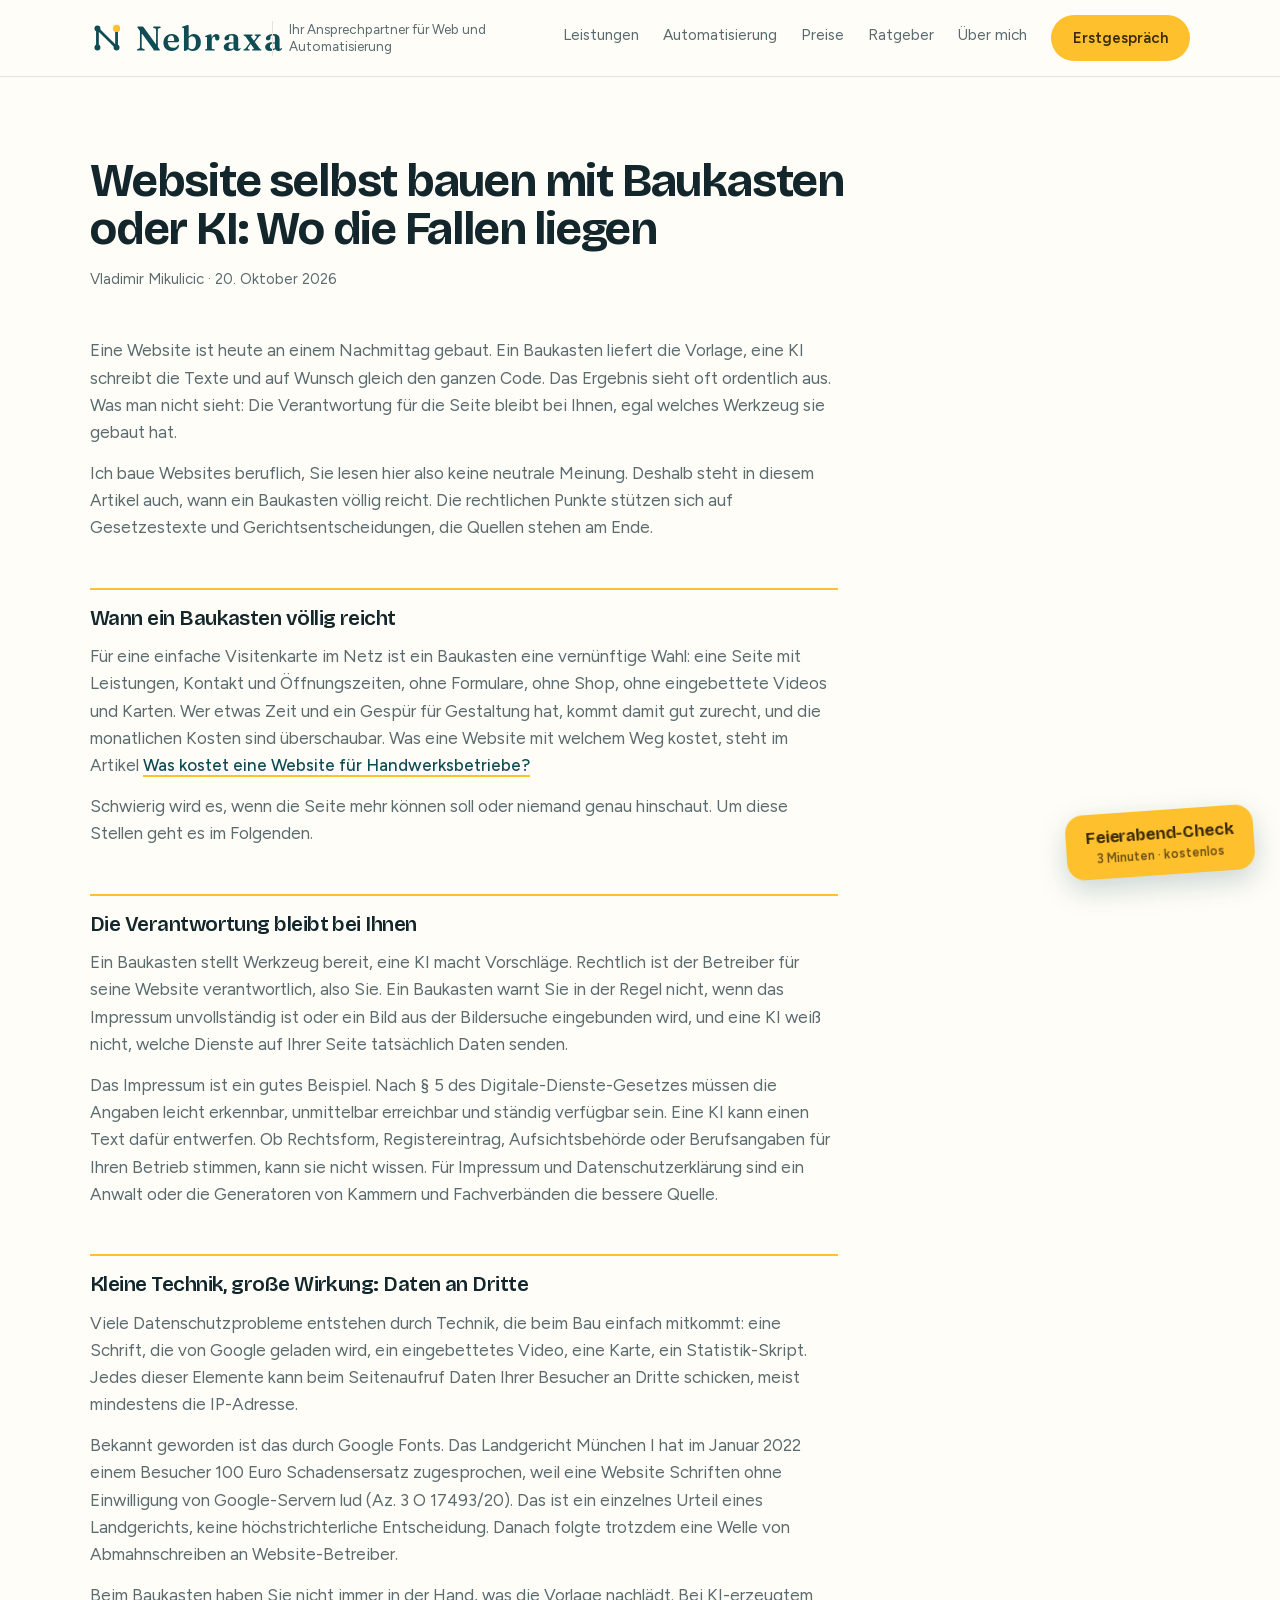
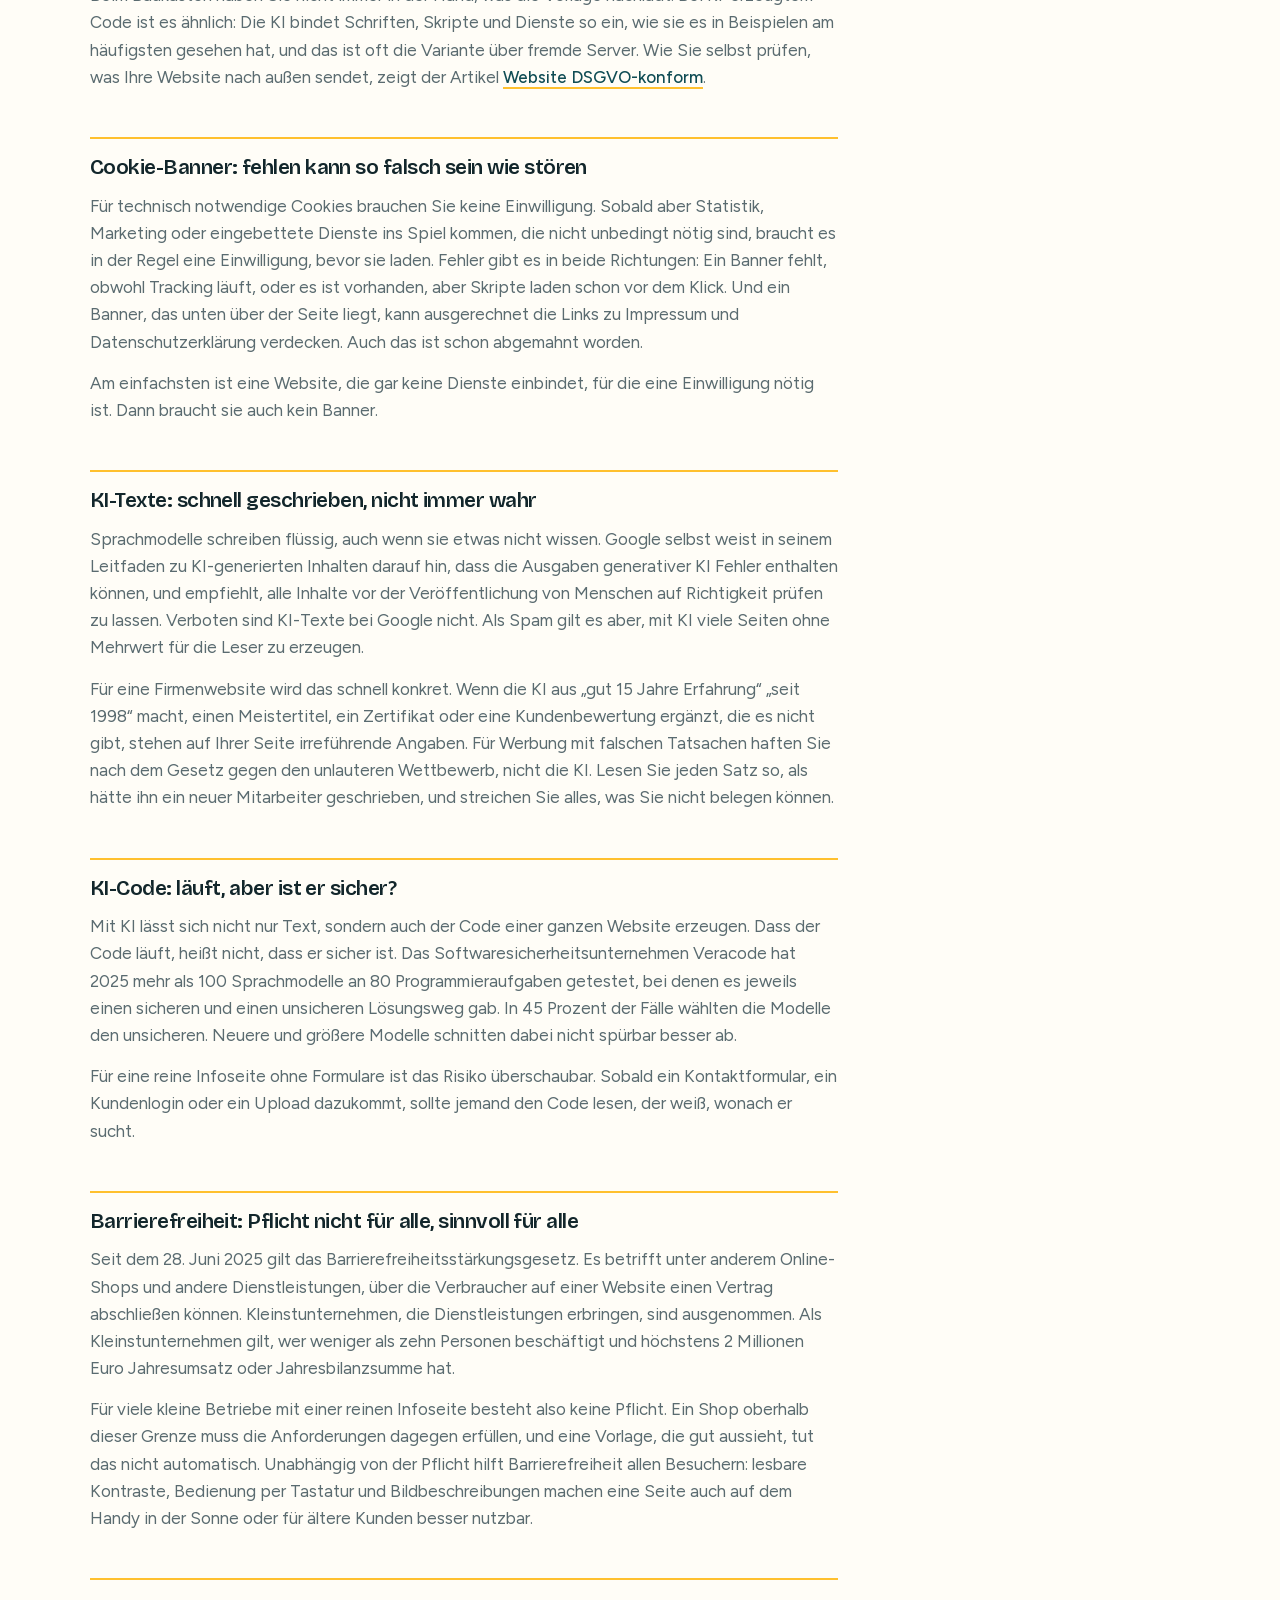
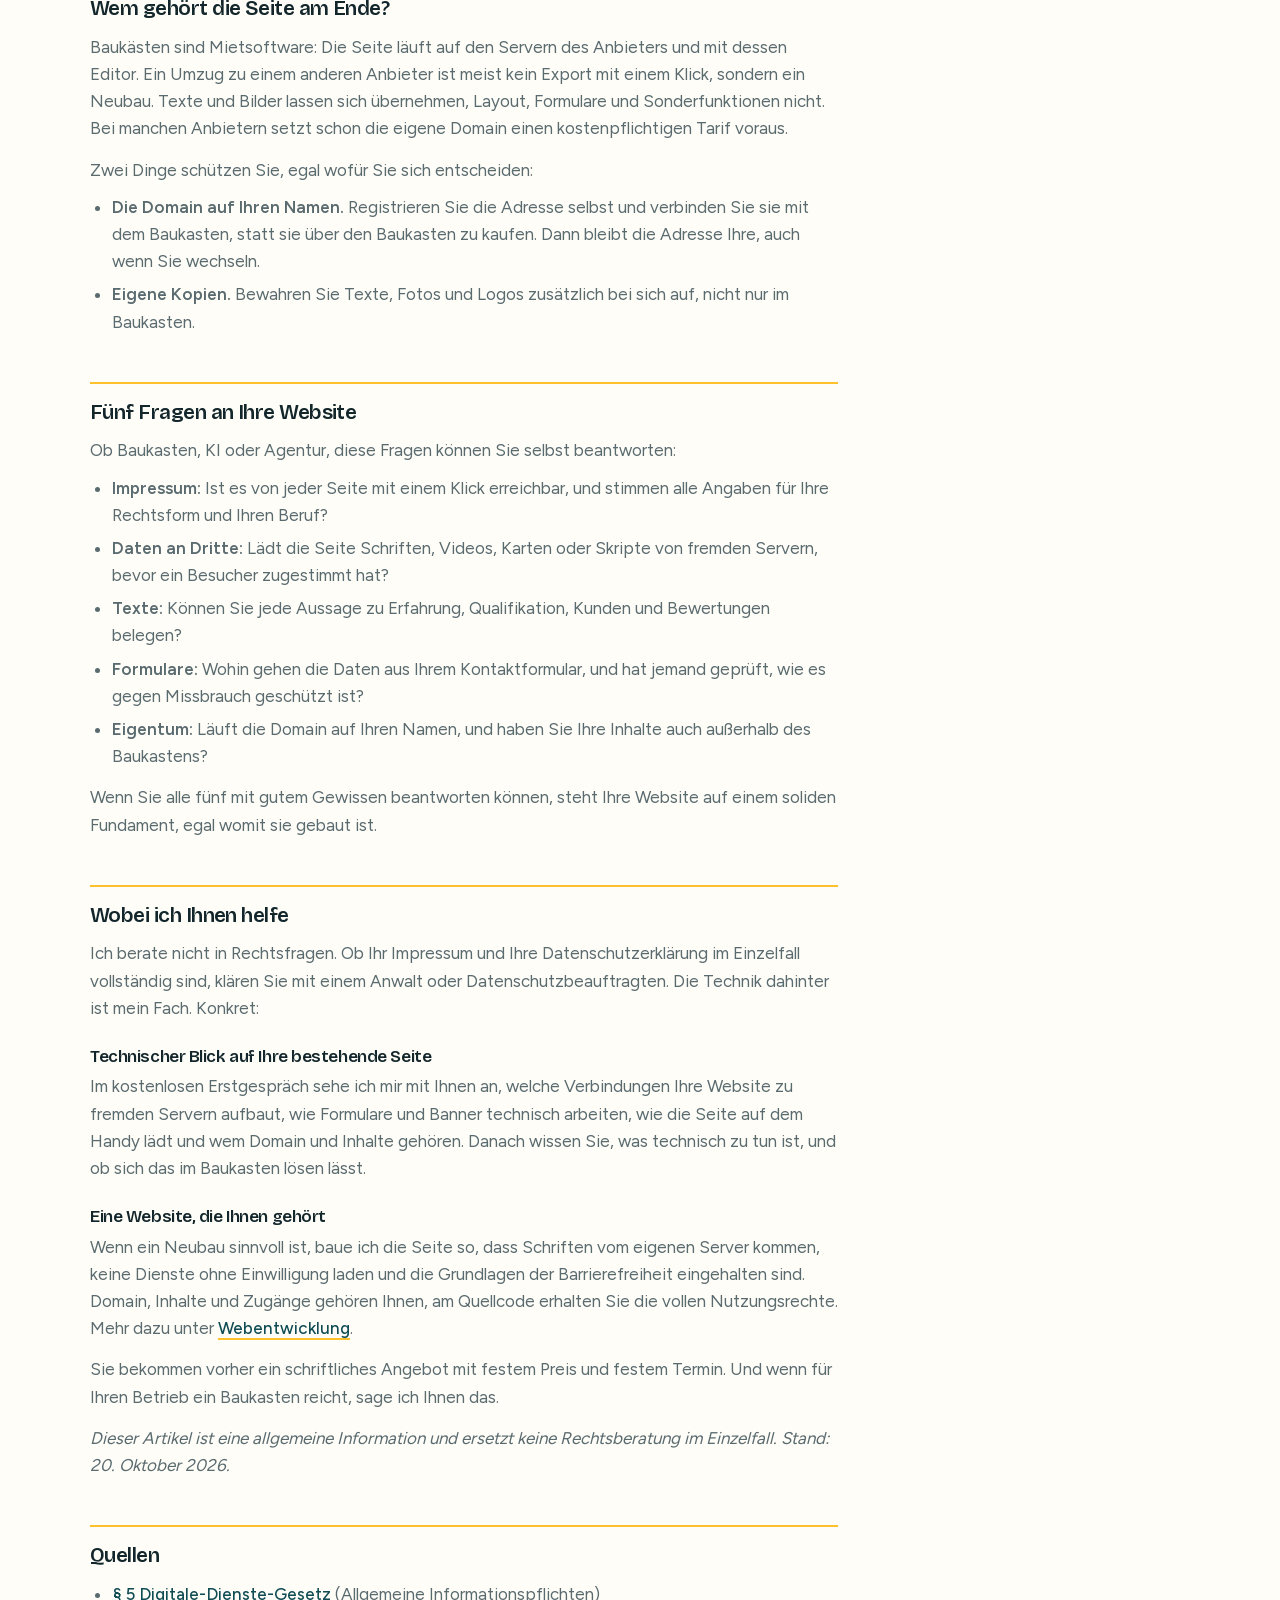
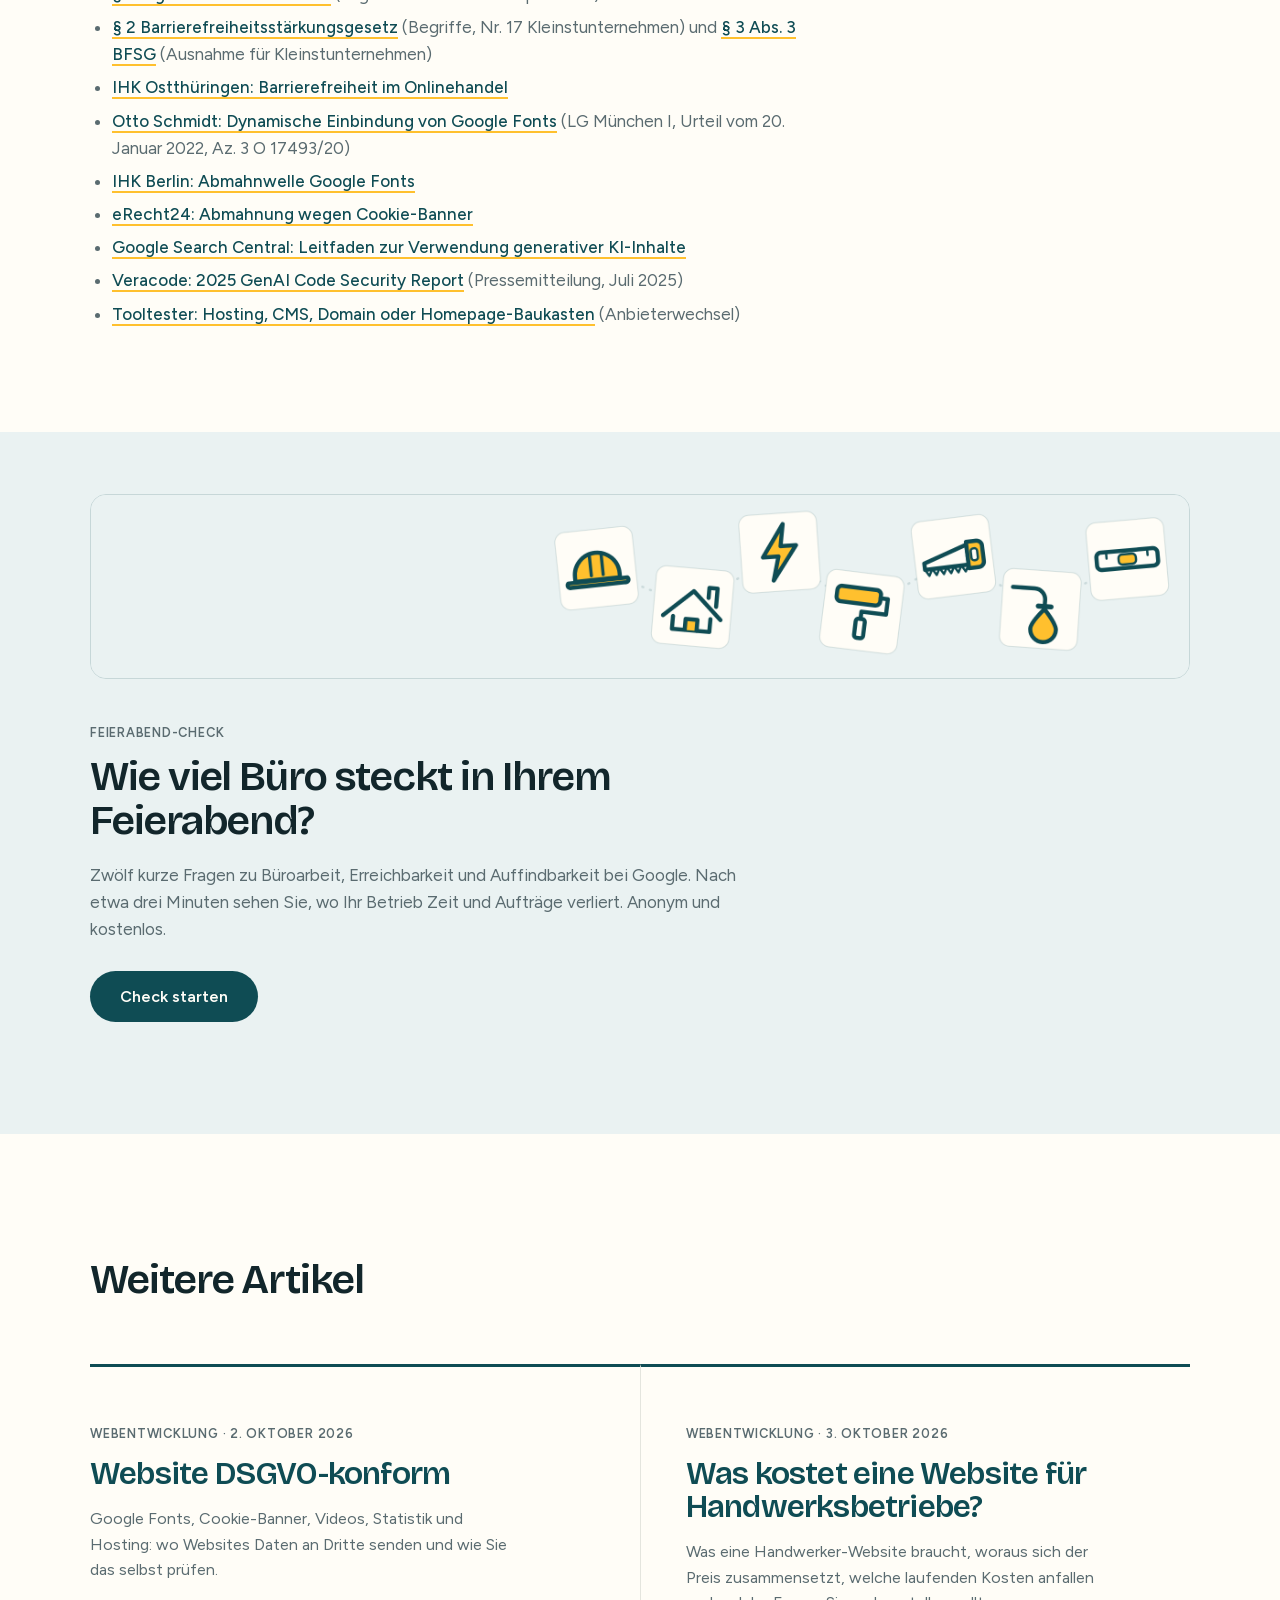
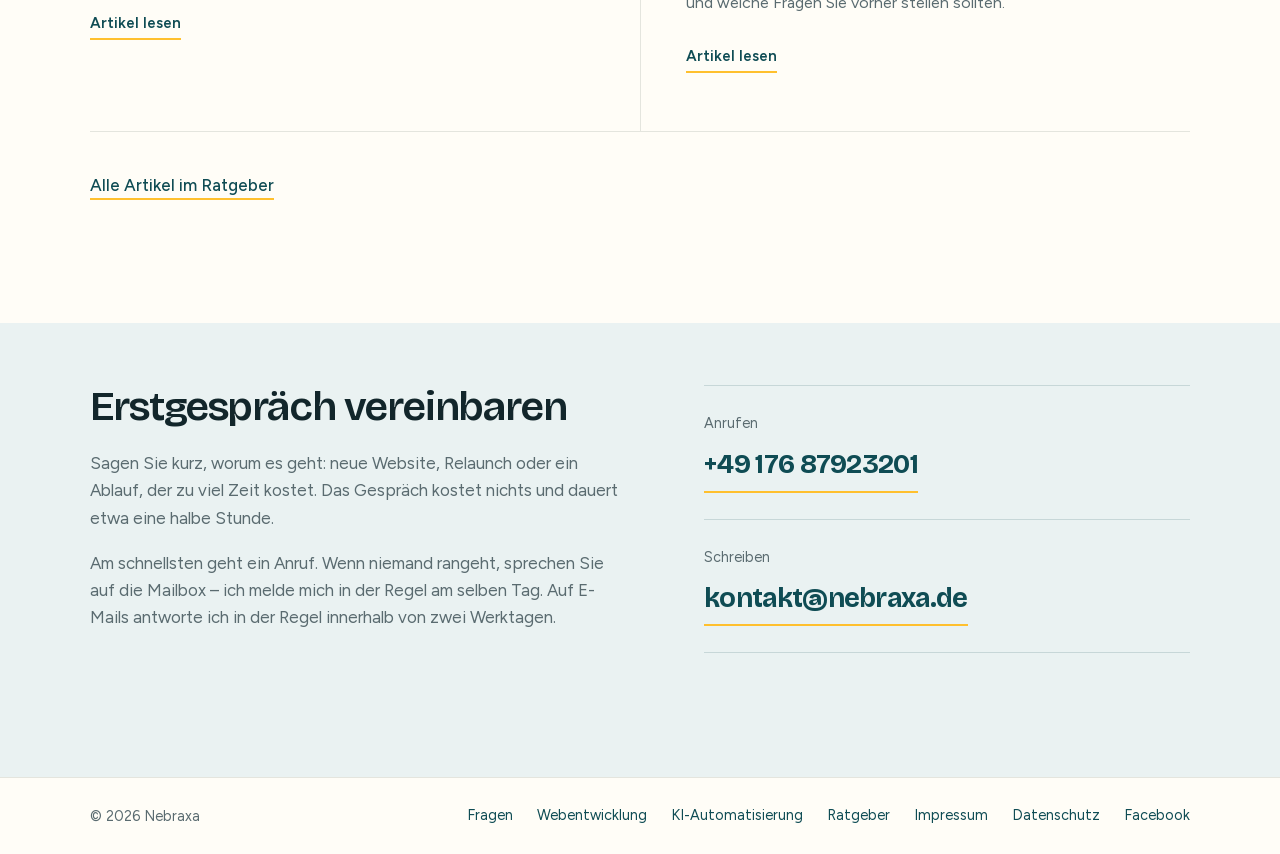
<file: website-selbst-bauen-baukasten-ki.html>
<!DOCTYPE html>
<html lang="de">
<head>
<meta charset="UTF-8">
<meta name="viewport" content="width=device-width, initial-scale=1.0">
<title>Website selbst bauen mit Baukasten oder KI: Wo die Fallen liegen | Nebraxa</title>
<meta name="description" content="Baukasten oder KI-Generator: wann Selbstbau reicht und wo die Fallen liegen, von Impressum und Google Fonts über KI-Texte und KI-Code bis zum Anbieterwechsel.">
<link rel="canonical" href="https://nebraxa.de/website-selbst-bauen-baukasten-ki.html">
<link rel="icon" href="favicon.svg" type="image/svg+xml">

<meta property="og:type" content="article">
<meta property="og:site_name" content="Nebraxa">
<meta property="og:locale" content="de_DE">
<meta property="og:url" content="https://nebraxa.de/website-selbst-bauen-baukasten-ki.html">
<meta property="og:title" content="Website selbst bauen mit Baukasten oder KI: Wo die Fallen liegen">
<meta property="og:description" content="Baukasten oder KI-Generator: wann Selbstbau reicht und wo die Fallen liegen, von Impressum und Google Fonts über KI-Texte und KI-Code bis zum Anbieterwechsel.">
<meta property="og:image" content="https://nebraxa.de/og-website-selbst-bauen-baukasten-ki.png">
<meta property="og:image:width" content="1200">
<meta property="og:image:height" content="630">
<meta property="og:image:alt" content="Website selbst bauen mit Baukasten oder KI – Ratgeber von Nebraxa">
<meta property="article:published_time" content="2026-10-20">
<meta name="twitter:card" content="summary_large_image">

<script type="application/ld+json">
{
  "@context": "https://schema.org",
  "@graph": [
    {
      "@type": "Article",
      "headline": "Website selbst bauen mit Baukasten oder KI: Wo die Fallen liegen",
      "description": "Baukasten oder KI-Generator: wann Selbstbau reicht und wo die Fallen liegen, von Impressum und Google Fonts über KI-Texte und KI-Code bis zum Anbieterwechsel.",
      "datePublished": "2026-10-20",
      "dateModified": "2026-10-20",
      "author": {
        "@type": "Person",
        "name": "Vladimir Mikulicic"
      },
      "publisher": {
        "@id": "https://nebraxa.de/#organisation"
      },
      "mainEntityOfPage": "https://nebraxa.de/website-selbst-bauen-baukasten-ki.html",
      "image": "https://nebraxa.de/og-website-selbst-bauen-baukasten-ki.png",
      "inLanguage": "de"
    },
    {
      "@type": "BreadcrumbList",
      "itemListElement": [
        {
          "@type": "ListItem",
          "position": 1,
          "name": "Startseite",
          "item": "https://nebraxa.de/"
        },
        {
          "@type": "ListItem",
          "position": 2,
          "name": "Ratgeber",
          "item": "https://nebraxa.de/ratgeber.html"
        },
        {
          "@type": "ListItem",
          "position": 3,
          "name": "Website selbst bauen",
          "item": "https://nebraxa.de/website-selbst-bauen-baukasten-ki.html"
        }
      ]
    }
  ]
}
</script>
<link rel="preload" href="fonts/bricolage-grotesque-latin-4efd1a.woff2" as="font" type="font/woff2" crossorigin>
<link rel="preload" href="fonts/figtree-latin-7073ac.woff2" as="font" type="font/woff2" crossorigin>
<link rel="stylesheet" href="styles.css">
</head>
<body>

<a href="#inhalt" class="skip-link">Zum Inhalt springen</a>

<header>
  <div class="bar">
    <a href="index.html" class="mark">
      <svg width="26" height="26" viewBox="0 0 32 32" fill="none" aria-hidden="true">
        <path d="M7 25V7l18 18V7" stroke="#0F4C54" stroke-width="2.6" stroke-linecap="round" stroke-linejoin="round"/>
        <circle cx="7" cy="25" r="2.8" fill="#0F4C54"/>
        <circle cx="7" cy="7" r="2.8" fill="#0F4C54"/>
        <circle cx="25" cy="25" r="2.8" fill="#0F4C54"/>
        <circle cx="25" cy="7" r="3.4" fill="#FFC02E"/>
      </svg>
      <img src="wordmark.svg" alt="Nebraxa" class="wordmark" width="117" height="21">
    </a>
    <p class="claim">Ihr Ansprechpartner für Web und Automatisierung</p>
    <nav class="bar-nav">
      <a href="index.html#leistungen">Leistungen</a>
      <a href="index.html#automatisierung">Automatisierung</a>
      <a href="index.html#preise">Preise</a>
      <a href="ratgeber.html">Ratgeber</a>
      <a href="index.html#warum">Über mich</a>
    </nav>
    <a href="index.html#kontakt" class="act">Erstgespräch</a>
    <details class="menu">
      <summary aria-label="Menü öffnen">
        <svg width="22" height="22" viewBox="0 0 24 24" fill="none" aria-hidden="true">
          <path d="M4 8h16M4 16h16" stroke="#0F4C54" stroke-width="1.9" stroke-linecap="round"/>
        </svg>
      </summary>
      <nav class="menu-panel">
        <a href="index.html#leistungen">Leistungen</a>
        <a href="index.html#automatisierung">Automatisierung</a>
        <a href="index.html#preise">Preise</a>
        <a href="index.html#ablauf">Ablauf</a>
        <a href="ratgeber.html">Ratgeber</a>
        <a href="index.html#warum">Über mich</a>
        <a href="index.html#fragen">Fragen</a>
      </nav>
    </details>
  </div>
</header>

<main id="inhalt">
<article class="legal">
  <div class="shell">
    <h1>Website selbst bauen mit Baukasten oder KI: Wo die Fallen liegen</h1>
    <p class="updated">Vladimir Mikulicic · 20. Oktober 2026</p>

    <div class="legal-body">
      <p>Eine Website ist heute an einem Nachmittag gebaut. Ein Baukasten liefert die Vorlage, eine KI schreibt die Texte und auf Wunsch gleich den ganzen Code. Das Ergebnis sieht oft ordentlich aus. Was man nicht sieht: Die Verantwortung für die Seite bleibt bei Ihnen, egal welches Werkzeug sie gebaut hat.</p>
      <p>Ich baue Websites beruflich, Sie lesen hier also keine neutrale Meinung. Deshalb steht in diesem Artikel auch, wann ein Baukasten völlig reicht. Die rechtlichen Punkte stützen sich auf Gesetzestexte und Gerichtsentscheidungen, die Quellen stehen am Ende.</p>

      <h2>Wann ein Baukasten völlig reicht</h2>
      <p>Für eine einfache Visitenkarte im Netz ist ein Baukasten eine vernünftige Wahl: eine Seite mit Leistungen, Kontakt und Öffnungszeiten, ohne Formulare, ohne Shop, ohne eingebettete Videos und Karten. Wer etwas Zeit und ein Gespür für Gestaltung hat, kommt damit gut zurecht, und die monatlichen Kosten sind überschaubar. Was eine Website mit welchem Weg kostet, steht im Artikel <a href="website-kosten-handwerk.html">Was kostet eine Website für Handwerksbetriebe?</a></p>
      <p>Schwierig wird es, wenn die Seite mehr können soll oder niemand genau hinschaut. Um diese Stellen geht es im Folgenden.</p>

      <h2>Die Verantwortung bleibt bei Ihnen</h2>
      <p>Ein Baukasten stellt Werkzeug bereit, eine KI macht Vorschläge. Rechtlich ist der Betreiber für seine Website verantwortlich, also Sie. Ein Baukasten warnt Sie in der Regel nicht, wenn das Impressum unvollständig ist oder ein Bild aus der Bildersuche eingebunden wird, und eine KI weiß nicht, welche Dienste auf Ihrer Seite tatsächlich Daten senden.</p>
      <p>Das Impressum ist ein gutes Beispiel. Nach § 5 des Digitale-Dienste-Gesetzes müssen die Angaben leicht erkennbar, unmittelbar erreichbar und ständig verfügbar sein. Eine KI kann einen Text dafür entwerfen. Ob Rechtsform, Registereintrag, Aufsichtsbehörde oder Berufsangaben für Ihren Betrieb stimmen, kann sie nicht wissen. Für Impressum und Datenschutzerklärung sind ein Anwalt oder die Generatoren von Kammern und Fachverbänden die bessere Quelle.</p>

      <h2>Kleine Technik, große Wirkung: Daten an Dritte</h2>
      <p>Viele Datenschutzprobleme entstehen durch Technik, die beim Bau einfach mitkommt: eine Schrift, die von Google geladen wird, ein eingebettetes Video, eine Karte, ein Statistik-Skript. Jedes dieser Elemente kann beim Seitenaufruf Daten Ihrer Besucher an Dritte schicken, meist mindestens die IP-Adresse.</p>
      <p>Bekannt geworden ist das durch Google Fonts. Das Landgericht München I hat im Januar 2022 einem Besucher 100 Euro Schadensersatz zugesprochen, weil eine Website Schriften ohne Einwilligung von Google-Servern lud (Az. 3 O 17493/20). Das ist ein einzelnes Urteil eines Landgerichts, keine höchstrichterliche Entscheidung. Danach folgte trotzdem eine Welle von Abmahnschreiben an Website-Betreiber.</p>
      <p>Beim Baukasten haben Sie nicht immer in der Hand, was die Vorlage nachlädt. Bei KI-erzeugtem Code ist es ähnlich: Die KI bindet Schriften, Skripte und Dienste so ein, wie sie es in Beispielen am häufigsten gesehen hat, und das ist oft die Variante über fremde Server. Wie Sie selbst prüfen, was Ihre Website nach außen sendet, zeigt der Artikel <a href="website-dsgvo-konform.html">Website DSGVO-konform</a>.</p>

      <h2>Cookie-Banner: fehlen kann so falsch sein wie stören</h2>
      <p>Für technisch notwendige Cookies brauchen Sie keine Einwilligung. Sobald aber Statistik, Marketing oder eingebettete Dienste ins Spiel kommen, die nicht unbedingt nötig sind, braucht es in der Regel eine Einwilligung, bevor sie laden. Fehler gibt es in beide Richtungen: Ein Banner fehlt, obwohl Tracking läuft, oder es ist vorhanden, aber Skripte laden schon vor dem Klick. Und ein Banner, das unten über der Seite liegt, kann ausgerechnet die Links zu Impressum und Datenschutzerklärung verdecken. Auch das ist schon abgemahnt worden.</p>
      <p>Am einfachsten ist eine Website, die gar keine Dienste einbindet, für die eine Einwilligung nötig ist. Dann braucht sie auch kein Banner.</p>

      <h2>KI-Texte: schnell geschrieben, nicht immer wahr</h2>
      <p>Sprachmodelle schreiben flüssig, auch wenn sie etwas nicht wissen. Google selbst weist in seinem Leitfaden zu KI-generierten Inhalten darauf hin, dass die Ausgaben generativer KI Fehler enthalten können, und empfiehlt, alle Inhalte vor der Veröffentlichung von Menschen auf Richtigkeit prüfen zu lassen. Verboten sind KI-Texte bei Google nicht. Als Spam gilt es aber, mit KI viele Seiten ohne Mehrwert für die Leser zu erzeugen.</p>
      <p>Für eine Firmenwebsite wird das schnell konkret. Wenn die KI aus „gut 15 Jahre Erfahrung“ „seit 1998“ macht, einen Meistertitel, ein Zertifikat oder eine Kundenbewertung ergänzt, die es nicht gibt, stehen auf Ihrer Seite irreführende Angaben. Für Werbung mit falschen Tatsachen haften Sie nach dem Gesetz gegen den unlauteren Wettbewerb, nicht die KI. Lesen Sie jeden Satz so, als hätte ihn ein neuer Mitarbeiter geschrieben, und streichen Sie alles, was Sie nicht belegen können.</p>

      <h2>KI-Code: läuft, aber ist er sicher?</h2>
      <p>Mit KI lässt sich nicht nur Text, sondern auch der Code einer ganzen Website erzeugen. Dass der Code läuft, heißt nicht, dass er sicher ist. Das Softwaresicherheitsunternehmen Veracode hat 2025 mehr als 100 Sprachmodelle an 80 Programmieraufgaben getestet, bei denen es jeweils einen sicheren und einen unsicheren Lösungsweg gab. In 45 Prozent der Fälle wählten die Modelle den unsicheren. Neuere und größere Modelle schnitten dabei nicht spürbar besser ab.</p>
      <p>Für eine reine Infoseite ohne Formulare ist das Risiko überschaubar. Sobald ein Kontaktformular, ein Kundenlogin oder ein Upload dazukommt, sollte jemand den Code lesen, der weiß, wonach er sucht.</p>

      <h2>Barrierefreiheit: Pflicht nicht für alle, sinnvoll für alle</h2>
      <p>Seit dem 28. Juni 2025 gilt das Barrierefreiheitsstärkungsgesetz. Es betrifft unter anderem Online-Shops und andere Dienstleistungen, über die Verbraucher auf einer Website einen Vertrag abschließen können. Kleinstunternehmen, die Dienstleistungen erbringen, sind ausgenommen. Als Kleinstunternehmen gilt, wer weniger als zehn Personen beschäftigt und höchstens 2 Millionen Euro Jahresumsatz oder Jahresbilanzsumme hat.</p>
      <p>Für viele kleine Betriebe mit einer reinen Infoseite besteht also keine Pflicht. Ein Shop oberhalb dieser Grenze muss die Anforderungen dagegen erfüllen, und eine Vorlage, die gut aussieht, tut das nicht automatisch. Unabhängig von der Pflicht hilft Barrierefreiheit allen Besuchern: lesbare Kontraste, Bedienung per Tastatur und Bildbeschreibungen machen eine Seite auch auf dem Handy in der Sonne oder für ältere Kunden besser nutzbar.</p>

      <h2>Wem gehört die Seite am Ende?</h2>
      <p>Baukästen sind Mietsoftware: Die Seite läuft auf den Servern des Anbieters und mit dessen Editor. Ein Umzug zu einem anderen Anbieter ist meist kein Export mit einem Klick, sondern ein Neubau. Texte und Bilder lassen sich übernehmen, Layout, Formulare und Sonderfunktionen nicht. Bei manchen Anbietern setzt schon die eigene Domain einen kostenpflichtigen Tarif voraus.</p>
      <p>Zwei Dinge schützen Sie, egal wofür Sie sich entscheiden:</p>
      <ul>
        <li><strong>Die Domain auf Ihren Namen.</strong> Registrieren Sie die Adresse selbst und verbinden Sie sie mit dem Baukasten, statt sie über den Baukasten zu kaufen. Dann bleibt die Adresse Ihre, auch wenn Sie wechseln.</li>
        <li><strong>Eigene Kopien.</strong> Bewahren Sie Texte, Fotos und Logos zusätzlich bei sich auf, nicht nur im Baukasten.</li>
      </ul>

      <h2>Fünf Fragen an Ihre Website</h2>
      <p>Ob Baukasten, KI oder Agentur, diese Fragen können Sie selbst beantworten:</p>
      <ul>
        <li><strong>Impressum:</strong> Ist es von jeder Seite mit einem Klick erreichbar, und stimmen alle Angaben für Ihre Rechtsform und Ihren Beruf?</li>
        <li><strong>Daten an Dritte:</strong> Lädt die Seite Schriften, Videos, Karten oder Skripte von fremden Servern, bevor ein Besucher zugestimmt hat?</li>
        <li><strong>Texte:</strong> Können Sie jede Aussage zu Erfahrung, Qualifikation, Kunden und Bewertungen belegen?</li>
        <li><strong>Formulare:</strong> Wohin gehen die Daten aus Ihrem Kontaktformular, und hat jemand geprüft, wie es gegen Missbrauch geschützt ist?</li>
        <li><strong>Eigentum:</strong> Läuft die Domain auf Ihren Namen, und haben Sie Ihre Inhalte auch außerhalb des Baukastens?</li>
      </ul>
      <p>Wenn Sie alle fünf mit gutem Gewissen beantworten können, steht Ihre Website auf einem soliden Fundament, egal womit sie gebaut ist.</p>

      <h2>Wobei ich Ihnen helfe</h2>
      <p>Ich berate nicht in Rechtsfragen. Ob Ihr Impressum und Ihre Datenschutzerklärung im Einzelfall vollständig sind, klären Sie mit einem Anwalt oder Datenschutzbeauftragten. Die Technik dahinter ist mein Fach. Konkret:</p>
      <h3>Technischer Blick auf Ihre bestehende Seite</h3>
      <p>Im kostenlosen Erstgespräch sehe ich mir mit Ihnen an, welche Verbindungen Ihre Website zu fremden Servern aufbaut, wie Formulare und Banner technisch arbeiten, wie die Seite auf dem Handy lädt und wem Domain und Inhalte gehören. Danach wissen Sie, was technisch zu tun ist, und ob sich das im Baukasten lösen lässt.</p>
      <h3>Eine Website, die Ihnen gehört</h3>
      <p>Wenn ein Neubau sinnvoll ist, baue ich die Seite so, dass Schriften vom eigenen Server kommen, keine Dienste ohne Einwilligung laden und die Grundlagen der Barrierefreiheit eingehalten sind. Domain, Inhalte und Zugänge gehören Ihnen, am Quellcode erhalten Sie die vollen Nutzungsrechte. Mehr dazu unter <a href="webentwicklung.html">Webentwicklung</a>.</p>
      <p>Sie bekommen vorher ein schriftliches Angebot mit festem Preis und festem Termin. Und wenn für Ihren Betrieb ein Baukasten reicht, sage ich Ihnen das.</p>

      <p><em>Dieser Artikel ist eine allgemeine Information und ersetzt keine Rechtsberatung im Einzelfall. Stand: 20. Oktober 2026.</em></p>

      <h2>Quellen</h2>
      <ul>
        <li><a href="https://www.gesetze-im-internet.de/ddg/__5.html" rel="noopener">§ 5 Digitale-Dienste-Gesetz</a> (Allgemeine Informationspflichten)</li>
        <li><a href="https://www.gesetze-im-internet.de/bfsg/__2.html" rel="noopener">§ 2 Barrierefreiheitsstärkungsgesetz</a> (Begriffe, Nr. 17 Kleinstunternehmen) und <a href="https://www.gesetze-im-internet.de/bfsg/__3.html" rel="noopener">§ 3 Abs. 3 BFSG</a> (Ausnahme für Kleinstunternehmen)</li>
        <li><a href="https://www.ihk.de/gera/recht-und-steuern/fokus-onlinehandel/barrierefreiheit-im-onlinehandel-6545152" rel="noopener">IHK Ostthüringen: Barrierefreiheit im Onlinehandel</a></li>
        <li><a href="https://www.otto-schmidt.de/news/wirtschaftsrecht/dynamische-einbindung-von-google-fonts-in-internetseite-birgt-risiko-einer-datenschutzrechtlichen-abmahnung-2022-08-17.html" rel="noopener">Otto Schmidt: Dynamische Einbindung von Google Fonts</a> (LG München I, Urteil vom 20. Januar 2022, Az. 3 O 17493/20)</li>
        <li><a href="https://www.ihk.de/berlin/service-und-beratung/recht-und-steuern/vertragsrecht-online-recht/medien-it-recht/abmahnwelle-google-fonts-5651232" rel="noopener">IHK Berlin: Abmahnwelle Google Fonts</a></li>
        <li><a href="https://www.e-recht24.de/news/datenschutz/12309-cookie-banner-abmahnung.html" rel="noopener">eRecht24: Abmahnung wegen Cookie-Banner</a></li>
        <li><a href="https://developers.google.com/search/docs/fundamentals/using-gen-ai-content?hl=de" rel="noopener">Google Search Central: Leitfaden zur Verwendung generativer KI-Inhalte</a></li>
        <li><a href="https://www.veracode.com/press-release/ai-generated-code-poses-major-security-risks-in-nearly-half-of-all-development-tasks-veracode-research-reveals/" rel="noopener">Veracode: 2025 GenAI Code Security Report</a> (Pressemitteilung, Juli 2025)</li>
        <li><a href="https://www.tooltester.com/de/blog/hosting-cms-domain-homepage-baukasten" rel="noopener">Tooltester: Hosting, CMS, Domain oder Homepage-Baukasten</a> (Anbieterwechsel)</li>
      </ul>
    </div>
  </div>
</article>

<section class="block block--tint">
  <div class="shell check">
    <img src="feierabend-check-cover-handwerk.png" alt="" width="2400" height="400" class="check-cover" loading="lazy">
    <p class="door-meta">Feierabend-Check</p>
    <h2 class="wide-head">Wie viel Büro steckt in Ihrem Feierabend?</h2>
    <p class="lead">Zwölf kurze Fragen zu Büroarbeit, Erreichbarkeit und Auffindbarkeit bei Google. Nach etwa drei Minuten sehen Sie, wo Ihr Betrieb Zeit und Aufträge verliert. Anonym und kostenlos.</p>
    <p class="check-act"><a href="https://tally.so/r/VLR4Jg" class="btn" rel="noopener">Check starten</a></p>
  </div>
</section>

<section class="block">
  <div class="shell">
    <h2 class="wide-head">Weitere Artikel</h2>
    <div class="doors">
      <a href="website-dsgvo-konform.html" class="door">
        <span class="door-meta">Webentwicklung · 2. Oktober 2026</span>
        <h3 class="door-name">Website DSGVO-konform</h3>
        <span class="door-text">Google Fonts, Cookie-Banner, Videos, Statistik und Hosting: wo Websites Daten an Dritte senden und wie Sie das selbst prüfen.</span>
        <span class="door-go">Artikel lesen</span>
      </a>
      <a href="website-kosten-handwerk.html" class="door">
        <span class="door-meta">Webentwicklung · 3. Oktober 2026</span>
        <h3 class="door-name">Was kostet eine Website für Handwerksbetriebe?</h3>
        <span class="door-text">Was eine Handwerker-Website braucht, woraus sich der Preis zusammensetzt, welche laufenden Kosten anfallen und welche Fragen Sie vorher stellen sollten.</span>
        <span class="door-go">Artikel lesen</span>
      </a>
    </div>
    <p><a href="ratgeber.html" class="lnk">Alle Artikel im Ratgeber</a></p>
  </div>
</section>

<section class="closing" id="kontakt">
  <div class="shell closing-grid">
    <div>
      <h2>Erstgespräch vereinbaren</h2>
      <p class="lead">Sagen Sie kurz, worum es geht: neue Website, Relaunch oder ein Ablauf, der zu viel Zeit kostet. Das Gespräch kostet nichts und dauert etwa eine halbe Stunde.</p>
      <p class="lead">Am schnellsten geht ein Anruf. Wenn niemand rangeht, sprechen Sie auf die Mailbox – ich melde mich in der Regel am selben Tag. Auf E-Mails antworte ich in der Regel innerhalb von zwei Werktagen.</p>
    </div>
    <div class="reach">
      <a href="tel:+4917687923201">
        <span>Anrufen</span>
        <strong>+49 176 87923201</strong>
      </a>
      <a href="mailto:kontakt@nebraxa.de">
        <span>Schreiben</span>
        <strong>kontakt@nebraxa.de</strong>
      </a>
    </div>
  </div>
</section>
</main>

<footer>
  <div class="shell foot">
    <span>© 2026 Nebraxa</span>
    <nav>
      <a href="index.html#fragen">Fragen</a>
      <a href="webentwicklung.html">Webentwicklung</a>
      <a href="ki-automatisierung.html">KI-Automatisierung</a>
      <a href="ratgeber.html">Ratgeber</a>
      <a href="impressum.html">Impressum</a>
      <a href="datenschutz.html">Datenschutz</a>
      <a href="https://www.facebook.com/nebraxa" rel="noopener">Facebook</a>
    </nav>
  </div>
</footer>

<a href="https://tally.so/r/VLR4Jg" class="sticker" rel="noopener"><b>Feierabend-Check</b><span>3 Minuten · kostenlos</span></a>

</body>
</html>
</file>
<file: styles.css>
/* Self-hosted webfonts (SIL Open Font License 1.1) - see fonts/OFL.txt */

@font-face {
  font-family: 'Bricolage Grotesque';
  font-style: normal;
  font-weight: 500;
  font-stretch: 100%;
  font-display: swap;
  src: url(fonts/bricolage-grotesque-latin-ext-6441e9.woff2) format('woff2');
  unicode-range: U+0100-02BA, U+02BD-02C5, U+02C7-02CC, U+02CE-02D7, U+02DD-02FF, U+0304, U+0308, U+0329, U+1D00-1DBF, U+1E00-1E9F, U+1EF2-1EFF, U+2020, U+20A0-20AB, U+20AD-20C0, U+2113, U+2C60-2C7F, U+A720-A7FF;
}

@font-face {
  font-family: 'Bricolage Grotesque';
  font-style: normal;
  font-weight: 500;
  font-stretch: 100%;
  font-display: swap;
  src: url(fonts/bricolage-grotesque-latin-4efd1a.woff2) format('woff2');
  unicode-range: U+0000-00FF, U+0131, U+0152-0153, U+02BB-02BC, U+02C6, U+02DA, U+02DC, U+0304, U+0308, U+0329, U+2000-206F, U+20AC, U+2122, U+2191, U+2193, U+2212, U+2215, U+FEFF, U+FFFD;
}

@font-face {
  font-family: 'Bricolage Grotesque';
  font-style: normal;
  font-weight: 600;
  font-stretch: 100%;
  font-display: swap;
  src: url(fonts/bricolage-grotesque-latin-ext-6441e9.woff2) format('woff2');
  unicode-range: U+0100-02BA, U+02BD-02C5, U+02C7-02CC, U+02CE-02D7, U+02DD-02FF, U+0304, U+0308, U+0329, U+1D00-1DBF, U+1E00-1E9F, U+1EF2-1EFF, U+2020, U+20A0-20AB, U+20AD-20C0, U+2113, U+2C60-2C7F, U+A720-A7FF;
}

@font-face {
  font-family: 'Bricolage Grotesque';
  font-style: normal;
  font-weight: 600;
  font-stretch: 100%;
  font-display: swap;
  src: url(fonts/bricolage-grotesque-latin-4efd1a.woff2) format('woff2');
  unicode-range: U+0000-00FF, U+0131, U+0152-0153, U+02BB-02BC, U+02C6, U+02DA, U+02DC, U+0304, U+0308, U+0329, U+2000-206F, U+20AC, U+2122, U+2191, U+2193, U+2212, U+2215, U+FEFF, U+FFFD;
}

@font-face {
  font-family: 'Bricolage Grotesque';
  font-style: normal;
  font-weight: 700;
  font-stretch: 100%;
  font-display: swap;
  src: url(fonts/bricolage-grotesque-latin-ext-6441e9.woff2) format('woff2');
  unicode-range: U+0100-02BA, U+02BD-02C5, U+02C7-02CC, U+02CE-02D7, U+02DD-02FF, U+0304, U+0308, U+0329, U+1D00-1DBF, U+1E00-1E9F, U+1EF2-1EFF, U+2020, U+20A0-20AB, U+20AD-20C0, U+2113, U+2C60-2C7F, U+A720-A7FF;
}

@font-face {
  font-family: 'Bricolage Grotesque';
  font-style: normal;
  font-weight: 700;
  font-stretch: 100%;
  font-display: swap;
  src: url(fonts/bricolage-grotesque-latin-4efd1a.woff2) format('woff2');
  unicode-range: U+0000-00FF, U+0131, U+0152-0153, U+02BB-02BC, U+02C6, U+02DA, U+02DC, U+0304, U+0308, U+0329, U+2000-206F, U+20AC, U+2122, U+2191, U+2193, U+2212, U+2215, U+FEFF, U+FFFD;
}

@font-face {
  font-family: 'Figtree';
  font-style: normal;
  font-weight: 400;
  font-display: swap;
  src: url(fonts/figtree-latin-ext-fd63b3.woff2) format('woff2');
  unicode-range: U+0100-02BA, U+02BD-02C5, U+02C7-02CC, U+02CE-02D7, U+02DD-02FF, U+0304, U+0308, U+0329, U+1D00-1DBF, U+1E00-1E9F, U+1EF2-1EFF, U+2020, U+20A0-20AB, U+20AD-20C0, U+2113, U+2C60-2C7F, U+A720-A7FF;
}

@font-face {
  font-family: 'Figtree';
  font-style: normal;
  font-weight: 400;
  font-display: swap;
  src: url(fonts/figtree-latin-7073ac.woff2) format('woff2');
  unicode-range: U+0000-00FF, U+0131, U+0152-0153, U+02BB-02BC, U+02C6, U+02DA, U+02DC, U+0304, U+0308, U+0329, U+2000-206F, U+20AC, U+2122, U+2191, U+2193, U+2212, U+2215, U+FEFF, U+FFFD;
}

@font-face {
  font-family: 'Figtree';
  font-style: normal;
  font-weight: 500;
  font-display: swap;
  src: url(fonts/figtree-latin-ext-fd63b3.woff2) format('woff2');
  unicode-range: U+0100-02BA, U+02BD-02C5, U+02C7-02CC, U+02CE-02D7, U+02DD-02FF, U+0304, U+0308, U+0329, U+1D00-1DBF, U+1E00-1E9F, U+1EF2-1EFF, U+2020, U+20A0-20AB, U+20AD-20C0, U+2113, U+2C60-2C7F, U+A720-A7FF;
}

@font-face {
  font-family: 'Figtree';
  font-style: normal;
  font-weight: 500;
  font-display: swap;
  src: url(fonts/figtree-latin-7073ac.woff2) format('woff2');
  unicode-range: U+0000-00FF, U+0131, U+0152-0153, U+02BB-02BC, U+02C6, U+02DA, U+02DC, U+0304, U+0308, U+0329, U+2000-206F, U+20AC, U+2122, U+2191, U+2193, U+2212, U+2215, U+FEFF, U+FFFD;
}

@font-face {
  font-family: 'Figtree';
  font-style: normal;
  font-weight: 600;
  font-display: swap;
  src: url(fonts/figtree-latin-ext-fd63b3.woff2) format('woff2');
  unicode-range: U+0100-02BA, U+02BD-02C5, U+02C7-02CC, U+02CE-02D7, U+02DD-02FF, U+0304, U+0308, U+0329, U+1D00-1DBF, U+1E00-1E9F, U+1EF2-1EFF, U+2020, U+20A0-20AB, U+20AD-20C0, U+2113, U+2C60-2C7F, U+A720-A7FF;
}

@font-face {
  font-family: 'Figtree';
  font-style: normal;
  font-weight: 600;
  font-display: swap;
  src: url(fonts/figtree-latin-7073ac.woff2) format('woff2');
  unicode-range: U+0000-00FF, U+0131, U+0152-0153, U+02BB-02BC, U+02C6, U+02DA, U+02DC, U+0304, U+0308, U+0329, U+2000-206F, U+20AC, U+2122, U+2191, U+2193, U+2212, U+2215, U+FEFF, U+FFFD;
}

:root{
  --paper:#FFFDF7;
  --ink:#12262B;
  --petrol:#0F4C54;
  --mist:#CFE3E3;
  --mist-soft:#EAF2F2;
  --sun:#FFC02E;
  --slate:#5A6B70;
  --line:#E4E5DE;
  --hair:rgba(15,76,84,0.16);
  --hair-dark:rgba(207,227,227,0.16);
  --shell:1180px;
  --gut:clamp(20px,4vw,40px);
  --pad:clamp(72px,10vw,124px);
}

*{box-sizing:border-box;}
html{scroll-behavior:smooth;scroll-padding-top:86px;}
body{
  margin:0;
  background:var(--paper);
  color:var(--ink);
  font-family:'Figtree', system-ui, -apple-system, 'Segoe UI', sans-serif;
  font-size:17px;
  line-height:1.6;
  -webkit-font-smoothing:antialiased;
}
h1,h2,h3{
  font-family:'Bricolage Grotesque', 'Figtree', system-ui, sans-serif;
  font-weight:600;
  line-height:1.04;
  letter-spacing:-0.026em;
  margin:0;
}
p{margin:0;}
a{color:inherit;text-decoration:none;}
ul,ol,dl,dd{margin:0;padding:0;}
ul,ol{list-style:none;}
svg{display:block;max-width:100%;}

.shell{
  max-width:var(--shell);
  margin-inline:auto;
  padding-inline:var(--gut);
}
.lead{
  color:var(--slate);
  font-size:1.06rem;
  max-width:62ch;
}
.lead + .lead{margin-top:18px;}

.skip-link{
  position:absolute;
  left:-9999px;
  top:0;
  z-index:100;
  background:var(--petrol);
  color:var(--paper);
  padding:12px 22px;
  font-weight:600;
}
.skip-link:focus{left:0;}

/* ---------- Kopfzeile ---------- */
header{
  position:sticky;
  top:0;
  z-index:50;
  background:rgba(255,253,247,0.94);
  backdrop-filter:blur(10px);
  border-bottom:1px solid var(--line);
}
.bar{
  max-width:var(--shell);
  margin-inline:auto;
  padding:15px var(--gut);
  display:flex;
  align-items:center;
  gap:24px;
}
.mark{
  display:flex;
  align-items:center;
  gap:13px;
}
.mark > svg{
  width:34px;
  height:34px;
  flex:none;
}
.wordmark{
  display:block;
  height:26px;
  width:auto;
  flex:none;
}
.claim{
  margin-right:auto;
  padding-left:16px;
  border-left:1px solid var(--line);
  font-size:0.84rem;
  line-height:1.3;
  color:var(--slate);
}
.bar-nav{
  display:flex;
  gap:24px;
  white-space:nowrap;
  font-size:0.96rem;
  color:var(--slate);
}
.bar-nav a{
  padding-bottom:3px;
  border-bottom:2px solid transparent;
}
.bar-nav a:hover{color:var(--petrol);border-bottom-color:var(--sun);}
.act{
  background:var(--sun);
  color:#3A2B05;
  font-weight:600;
  font-size:0.94rem;
  padding:11px 22px;
  border-radius:999px;
  white-space:nowrap;
}
.act:hover{background:#FFD05A;}

.menu{display:none;}
.menu > summary{
  list-style:none;
  cursor:pointer;
  width:42px;
  height:42px;
  display:flex;
  align-items:center;
  justify-content:center;
  border:1px solid var(--hair);
}
.menu > summary::-webkit-details-marker{display:none;}
.menu-panel{
  position:absolute;
  left:0;
  right:0;
  top:100%;
  background:var(--paper);
  border-bottom:1px solid var(--line);
  padding:4px var(--gut) 14px;
  display:flex;
  flex-direction:column;
}
.menu-panel a{
  padding:15px 0;
  border-bottom:1px solid var(--line);
  color:var(--petrol);
  font-weight:500;
}
.menu-panel a:last-child{border-bottom:none;}

/* ---------- Auftakt ---------- */
.opening{padding:clamp(60px,9vw,104px) 0 clamp(56px,7vw,84px);}
.opening > .shell:first-child{position:relative;z-index:1;}
/* Das Bild rutscht unter den unteren Teil des Auftakts und blendet nach
   oben und unten in den Seitenhintergrund aus. Der Himmel liegt dort, wo die
   Buttons stehen, deshalb bleibt der Text lesbar. Unter der Tischkante
   ist das Motiv dunkel und schimmert im Verlauf grau durch, deshalb
   schneidet object-position die unteren 180 von 1024 Bildpixeln immer ab
   (11.7vw bei Bildbreite = Viewportbreite). */
.opening-band{
  display:block;
  width:100%;
  height:auto;
  aspect-ratio:1536/845;
  max-height:900px;
  object-fit:cover;
  object-position:left 0 bottom -11.7vw;
  margin-top:calc((clamp(120px,16vw,280px) + 30px) * -1);
  -webkit-mask-image:linear-gradient(to bottom,transparent 0%,#000 42%,#000 calc(100% - 8vw),rgba(0,0,0,.75) calc(100% - 5vw),rgba(0,0,0,.35) calc(100% - 2.5vw),transparent 100%);
  mask-image:linear-gradient(to bottom,transparent 0%,#000 42%,#000 calc(100% - 8vw),rgba(0,0,0,.75) calc(100% - 5vw),rgba(0,0,0,.35) calc(100% - 2.5vw),transparent 100%);
}
.opening h1{
  font-size:clamp(2.4rem,5.4vw,4.1rem);
  font-weight:700;
  max-width:23ch;
}
.opening-lead{
  margin-top:26px;
  color:var(--slate);
  font-size:clamp(1.05rem,1.5vw,1.18rem);
  max-width:58ch;
}
.opening-act{
  margin-top:38px;
  display:flex;
  align-items:center;
  gap:30px;
  flex-wrap:wrap;
}
.btn{
  background:var(--petrol);
  color:var(--paper);
  font-weight:600;
  font-size:1rem;
  padding:16px 30px;
  border-radius:999px;
}
.btn:hover{background:#0A363C;}
.lnk{
  color:var(--petrol);
  font-weight:500;
  border-bottom:2px solid var(--sun);
  padding-bottom:3px;
}
.lnk:hover{border-bottom-color:var(--petrol);}

.proof{
  margin-top:clamp(56px,8vw,88px);
  display:grid;
  grid-template-columns:repeat(4,1fr);
}
.proof li{
  padding:22px 26px 0 0;
  border-top:1px solid var(--hair);
}
.proof li + li{
  padding-left:26px;
  border-left:1px solid var(--hair);
}
.proof b{
  display:block;
  font-family:'Bricolage Grotesque', sans-serif;
  font-weight:600;
  font-size:1.02rem;
  color:var(--petrol);
  margin-bottom:7px;
}
.proof span{
  display:block;
  color:var(--slate);
  font-size:0.92rem;
  line-height:1.5;
}

/* ---------- Die zwei Tueren ---------- */
.doors{
  display:grid;
  grid-template-columns:1fr 1fr;
}
.door{
  display:block;
  padding:clamp(36px,4.5vw,58px) 0;
  border-top:3px solid var(--petrol);
  border-bottom:1px solid var(--line);
}
/* Innenabstand nur zwischen den beiden Tueren, damit der Text
   buendig mit der uebrigen Mittelspalte beginnt. */
.doors > .door:nth-child(odd){padding-right:clamp(26px,3.5vw,48px);}
.doors > .door:nth-child(even){
  border-left:1px solid var(--line);
  padding-left:clamp(26px,3.5vw,48px);
}
.door:hover .door-name{color:var(--ink);}
.door:hover .door-go{border-bottom-color:var(--petrol);}
.door-name{
  display:block;
  font-family:'Bricolage Grotesque', sans-serif;
  font-weight:600;
  font-size:clamp(1.5rem,2.5vw,2.05rem);
  letter-spacing:-0.025em;
  color:var(--petrol);
}
.door-meta{
  display:block;
  margin-bottom:12px;
  font-size:0.8rem;
  font-weight:600;
  letter-spacing:0.06em;
  text-transform:uppercase;
  color:var(--slate);
}
.door-text{
  display:block;
  margin-top:16px;
  color:var(--slate);
  font-size:1rem;
  max-width:42ch;
}
.door-go{
  display:inline-block;
  margin-top:28px;
  font-weight:600;
  font-size:0.95rem;
  color:var(--petrol);
  border-bottom:2px solid var(--sun);
  padding-bottom:3px;
}

.doors + p{margin-top:clamp(28px,3.5vw,40px);}
.rows + .door, .steps + .door{margin-top:clamp(28px,3.5vw,40px);}

/* ---------- Abschnitte mit Schiene ---------- */
/* Faengt das seitliche Einfliegen ab. Auf Abschnittsebene, nicht
   auf der Textspalte - sonst werden von links einfliegende Elemente
   an der Spaltenkante abgeschnitten statt von ausserhalb
   hereinzukommen. clip erzeugt keinen Scroll-Container. */
.block, .doors-band, .dark, .closing{overflow-x:clip;}
.block{padding-block:var(--pad);}
.block--tint{background:var(--mist-soft);}
.block--flush, .legal + .block{padding-top:0;}
.legal + .block--tint{padding-top:calc(var(--pad) / 2);}

.rail{
  display:grid;
  grid-template-columns:minmax(0,0.92fr) minmax(0,1.58fr);
  gap:clamp(36px,6vw,84px);
  align-items:start;
}
.rail-head{position:sticky;top:106px;}
.rail-head h2{
  font-size:clamp(1.8rem,3.2vw,2.6rem);
  font-weight:600;
}
.rail-note{
  margin-top:20px;
  color:var(--slate);
  font-size:0.97rem;
  max-width:40ch;
}
.portrait{
  display:block;width:100%;max-width:320px;height:auto;
  margin-top:32px;border-radius:16px;
}

.tags{
  display:flex;
  flex-wrap:wrap;
  column-gap:26px;
  row-gap:12px;
  margin-top:32px;
  font-family:'Bricolage Grotesque', sans-serif;
  font-weight:600;
  font-size:1rem;
  color:var(--petrol);
}
.tags li{
  padding-bottom:5px;
  border-bottom:2px solid var(--mist);
}

.lane-name{
  font-family:'Bricolage Grotesque', sans-serif;
  font-weight:700;
  font-size:clamp(1.35rem,2.1vw,1.75rem);
  color:var(--petrol);
  padding-left:16px;
  border-left:4px solid var(--sun);
  margin:clamp(52px,6vw,72px) 0 18px;
}
.rail-body > .lane-name:first-child{margin-top:0;}

.rows .row{
  display:grid;
  grid-template-columns:minmax(0,0.78fr) minmax(0,1.42fr);
  gap:clamp(14px,3vw,40px);
  padding:24px 0;
  border-top:1px solid var(--line);
}
.rows .row:last-child{border-bottom:1px solid var(--line);}
.rows + p{margin-top:28px;}
.rows dt{
  font-family:'Bricolage Grotesque', sans-serif;
  font-weight:600;
  font-size:1.08rem;
  color:var(--ink);
}
.rows dd{
  color:var(--slate);
  font-size:0.99rem;
  max-width:58ch;
}

/* ---------- Dunkles Band mit Schaltbild ---------- */
.dark{
  background:var(--ink);
  color:var(--mist);
  padding-block:clamp(80px,11vw,136px);
}
.dark-head{
  color:#fff;
  font-size:clamp(1.85rem,3.4vw,2.75rem);
  max-width:21ch;
}
.dark-lead{
  margin-top:22px;
  color:rgba(207,227,227,0.74);
  font-size:1.06rem;
  max-width:60ch;
}

.flow{margin:clamp(48px,7vw,80px) 0 0;}
.flow svg{width:100%;height:auto;overflow:visible;}
.flow-rail{stroke:rgba(207,227,227,0.2);stroke-width:2;}
.flow-rail--draw{
  stroke:var(--mist);
  stroke-width:2;
  stroke-dasharray:840;
}
@keyframes flow-draw{to{stroke-dashoffset:0;}}

.flow-stop circle{fill:var(--ink);stroke:var(--mist);stroke-width:2;}
.flow-stop text{
  fill:#fff;
  font-family:'Bricolage Grotesque', sans-serif;
  font-weight:600;
  font-size:19px;
  text-anchor:middle;
}
.flow-stop text.flow-sub{
  fill:rgba(207,227,227,0.62);
  font-family:'Figtree', sans-serif;
  font-weight:400;
  font-size:14px;
}
.flow-stop text.flow-flag{
  fill:var(--sun);
  font-family:'Figtree', sans-serif;
  font-weight:500;
  font-size:13px;
}
.flow-stop--you circle{fill:var(--sun);stroke:var(--sun);}
.flow-stop--you circle.flow-halo{fill:none;stroke:var(--sun);stroke-width:1.5;opacity:0.38;}

.dark-rows{
  margin-top:clamp(56px,7vw,92px);
  display:grid;
  grid-template-columns:1fr 1fr;
  column-gap:clamp(32px,5vw,76px);
}
.dark-rows .row{
  padding:22px 0;
  border-top:1px solid var(--hair-dark);
}
.dark-rows dt{
  font-family:'Bricolage Grotesque', sans-serif;
  font-weight:600;
  font-size:1.05rem;
  color:#fff;
}
.dark-rows dd{
  margin-top:7px;
  color:rgba(207,227,227,0.7);
  font-size:0.96rem;
  max-width:46ch;
}

/* ---------- Ablauf ---------- */
.wide-head{
  font-size:clamp(1.85rem,3.4vw,2.6rem);
  max-width:18ch;
  margin-bottom:clamp(40px,5vw,62px);
}
.steps{
  display:grid;
  grid-template-columns:repeat(4,1fr);
  gap:clamp(24px,3vw,42px);
}
.steps + p{margin-top:clamp(32px,4vw,48px);}
.steps li{
  padding-top:20px;
  border-top:2px solid var(--petrol);
}
.step-no{
  display:block;
  font-family:'Bricolage Grotesque', sans-serif;
  font-weight:700;
  font-size:2.6rem;
  line-height:1;
  color:var(--petrol);
  opacity:0.26;
  margin-bottom:14px;
}
.step-name{
  display:block;
  font-family:'Bricolage Grotesque', sans-serif;
  font-weight:600;
  font-size:1.1rem;
  margin-bottom:9px;
}
.step-text{
  display:block;
  color:var(--slate);
  font-size:0.97rem;
}

/* ---------- Fragen ---------- */
.faq details{border-top:1px solid var(--line);}
.faq details:last-child{border-bottom:1px solid var(--line);}
.faq summary{
  list-style:none;
  cursor:pointer;
  display:flex;
  justify-content:space-between;
  align-items:baseline;
  gap:22px;
  padding:22px 0;
  font-family:'Bricolage Grotesque', sans-serif;
  font-weight:600;
  font-size:1.08rem;
  color:var(--ink);
}
.faq summary::-webkit-details-marker{display:none;}
.faq summary::after{
  content:"";
  flex:none;
  width:14px;
  height:14px;
  transform:translateY(2px);
  background:
    linear-gradient(var(--sun),var(--sun)) center/14px 2px no-repeat,
    linear-gradient(var(--sun),var(--sun)) center/2px 14px no-repeat;
}
.faq details[open] summary::after{
  background:linear-gradient(var(--sun),var(--sun)) center/14px 2px no-repeat;
}
.faq summary:hover{color:var(--petrol);}
.faq p{
  padding:0 0 26px;
  color:var(--slate);
  max-width:64ch;
}

/* ---------- Kontakt ---------- */
.closing{
  background:var(--mist-soft);
  padding-block:calc(var(--pad) / 2) var(--pad);
}
.closing-grid{
  display:grid;
  grid-template-columns:1.05fr 0.95fr;
  gap:clamp(40px,6vw,84px);
  align-items:start;
}
.closing h2{
  font-size:clamp(1.85rem,3.4vw,2.6rem);
  margin-bottom:22px;
}
.reach a{
  display:block;
  padding:26px 0;
  border-top:1px solid var(--hair);
}
.reach a:last-child{border-bottom:1px solid var(--hair);}
.reach a span{
  display:block;
  color:var(--slate);
  font-size:0.9rem;
  margin-bottom:8px;
}
.reach a strong{
  display:inline-block;
  font-family:'Bricolage Grotesque', sans-serif;
  font-weight:700;
  font-size:clamp(1.2rem,2.4vw,1.7rem);
  letter-spacing:-0.025em;
  color:var(--petrol);
  border-bottom:2px solid var(--sun);
  padding-bottom:4px;
}
.reach a:hover strong{border-bottom-color:var(--petrol);}

/* ---------- Fusszeile ---------- */
footer{
  border-top:1px solid var(--line);
  padding-block:26px;
}
.foot{
  display:flex;
  justify-content:space-between;
  align-items:center;
  gap:18px;
  flex-wrap:wrap;
  font-size:0.9rem;
  color:var(--slate);
}
.foot nav{display:flex;gap:24px;flex-wrap:wrap;}
.foot a{
  color:var(--petrol);
  border-bottom:1px solid transparent;
}
.foot a:hover{border-bottom-color:var(--sun);}

a:focus-visible, summary:focus-visible{
  outline:3px solid var(--petrol);
  outline-offset:3px;
}

/* ---------- Feierabend-Check ---------- */
/* Nur ein Link zu Tally, nichts eingebettet: Die Website laedt
   weiterhin keine Inhalte von fremden Servern. */
.sticker{
  position:fixed;
  right:clamp(14px,2vw,28px);
  bottom:clamp(14px,2vw,28px);
  z-index:40;
  padding:14px 20px 13px;
  border-radius:18px;
  background:var(--sun);
  color:#3A2B05;
  line-height:1.2;
  text-align:center;
  box-shadow:0 10px 28px rgba(15,76,84,0.22);
  transform:rotate(-4deg);
  transition:transform .2s ease, background .2s ease;
}
.sticker:hover{background:#FFD05A;transform:rotate(0deg) translateY(-2px);}
.sticker b{
  display:block;
  font-family:'Bricolage Grotesque', sans-serif;
  font-weight:700;
  font-size:1.02rem;
  letter-spacing:-0.01em;
}
.sticker span{
  display:block;
  margin-top:3px;
  font-size:0.8rem;
  font-weight:600;
  color:rgba(58,43,5,0.75);
}
.check .wide-head{max-width:22ch;margin-bottom:20px;}
.check-act{margin-top:clamp(28px,3.5vw,40px);}
.check-cover{
  display:block;
  width:100%;
  height:auto;
  margin-bottom:clamp(28px,4vw,44px);
  border:1px solid var(--hair);
  border-radius:16px;
}

@media (max-width: 560px){
  .sticker{padding:10px 14px 9px;border-radius:14px;}
  .sticker b{font-size:0.92rem;}
  .sticker span{font-size:0.74rem;}
}
@media print{
  .sticker{display:none;}
}

/* ---------- Rechtstexte ---------- */
.legal{padding:clamp(48px,7vw,80px) 0 clamp(64px,9vw,104px);}
.legal h1{
  font-size:clamp(1.9rem,4vw,2.9rem);
  font-weight:700;
  max-width:16ch;
  margin-bottom:14px;
}
article.legal h1{max-width:26ch;}
.legal .updated{
  color:var(--slate);
  font-size:0.93rem;
  margin-bottom:46px;
}
.legal-body{max-width:68ch;}
.legal-body h2{
  font-size:1.3rem;
  margin:46px 0 14px;
  padding-top:18px;
  border-top:2px solid var(--sun);
}
.legal-body h3{font-size:1.05rem;margin:26px 0 8px;}
.legal-body p, .legal-body li{color:var(--slate);}
.legal-body p + p, .legal-body ul + p{margin-top:14px;}
.legal-body ul{
  list-style:disc;
  padding-left:22px;
  margin-top:10px;
  display:flex;
  flex-direction:column;
  gap:6px;
}
.legal-body a{
  color:var(--petrol);
  font-weight:500;
  border-bottom:2px solid var(--sun);
}
.legal-body blockquote{
  margin:26px 0;
  padding:4px 0 4px 22px;
  border-left:3px solid var(--petrol);
}
.legal-body blockquote p{
  color:var(--ink);
  font-family:'Bricolage Grotesque', sans-serif;
  font-weight:600;
  font-size:1.12rem;
  line-height:1.45;
}
.legal-body blockquote .quote-src{
  margin-top:8px;
  font-family:inherit;
  font-weight:400;
  font-size:0.9rem;
  color:var(--slate);
}
.legal-body address{
  font-style:normal;
  color:var(--ink);
  margin-top:10px;
}
.legal-back{
  display:inline-block;
  margin-top:48px;
  color:var(--petrol);
  font-weight:600;
  border-bottom:2px solid var(--sun);
}

/* ---------- Schmale Viewports ---------- */
@media (max-width: 1240px){
  .claim{display:none;}
}

@media (max-width: 1040px){
  .proof{grid-template-columns:1fr 1fr;}
  .proof li:nth-child(3){padding-left:0;border-left:none;}
  .dark-rows{grid-template-columns:1fr;}
  .steps{grid-template-columns:1fr 1fr;}
}

@media (max-width: 860px){
  body{font-size:16px;}
  .bar-nav{display:none;}
  .menu{display:block;}
  .bar{gap:12px;}
  .act{padding:10px 16px;font-size:0.88rem;}
  .rail{grid-template-columns:1fr;gap:30px;}
  .rail-head{position:static;}
  .rail-note{max-width:60ch;}
  .portrait{max-width:280px;margin-top:24px;}
  .doors{grid-template-columns:1fr;}
  .doors > .door:nth-child(odd){padding-right:0;}
  .doors > .door:nth-child(even){border-left:none;padding-left:0;}
  .rows .row{grid-template-columns:1fr;gap:8px;}
  .steps{grid-template-columns:1fr;gap:22px;}
  .step-no{font-size:2rem;margin-bottom:10px;}
  .closing-grid{grid-template-columns:1fr;}
  .flow{
    margin-inline:calc(var(--gut) * -1);
    padding-inline:var(--gut);
    overflow-x:auto;
  }
  .flow svg{min-width:640px;}
}

@media (max-width: 560px){
  .mark{gap:10px;}
  .mark > svg{width:28px;height:28px;}
  .wordmark{height:21px;}
  .opening-band{
    aspect-ratio:16/9;
    object-position:60% 0%;
    margin-top:-40px;
    -webkit-mask-image:linear-gradient(to bottom,transparent 0%,#000 30%,#000 85%,transparent 100%);
    mask-image:linear-gradient(to bottom,transparent 0%,#000 30%,#000 85%,transparent 100%);
  }
  .opening-act{flex-direction:column;align-items:stretch;gap:12px;}
  .opening-act > a{text-align:center;padding:16px 30px;border-radius:999px;}
  .opening-act .lnk{padding:14px 30px;border:2px solid var(--petrol);background:var(--paper);font-weight:600;}
  .proof{grid-template-columns:1fr;}
  .proof li + li{padding-left:0;border-left:none;}
  .foot{flex-direction:column;align-items:flex-start;gap:12px;}
}

@media (prefers-reduced-motion: reduce){
  html{scroll-behavior:auto;}
  *{transition:none !important;animation:none !important;}
}

/* ---------- Aufbau beim Laden und beim ersten Runterscrollen ----------
   Der verborgene Zustand haengt an html.js-reveal. Diese Klasse setzt
   das Skript im head, also vor dem ersten Zeichnen, und nur wenn
   IntersectionObserver vorhanden ist und keine reduzierte Bewegung
   gewuenscht wird. Ohne Skript, ohne Observer oder bei reduzierter
   Bewegung bleibt jedes Element sichtbar.
   Einmal ausgeloest bleibt .is-in stehen - beim Hochscrollen und bei
   jedem weiteren Durchgang passiert nichts mehr. */

@keyframes rise-in{
  from{opacity:0;transform:translateY(20px);}
  to{opacity:1;transform:none;}
}

.flow-stop{transform-box:fill-box;transform-origin:center;}

/* Startsequenz oben auf der Seite */
@media (prefers-reduced-motion: no-preference){
  .opening h1,
  .opening-lead,
  .opening-act,
  .opening-band,
  .proof li{
    animation:rise-in 0.7s cubic-bezier(.16,.68,.3,1) both;
  }
  .opening h1{animation-delay:0.06s;}
  .opening-band{animation-delay:0.48s;}
  .opening-lead{animation-delay:0.24s;}
  .opening-act{animation-delay:0.40s;}
  .proof li:nth-child(1){animation-delay:0.56s;}
  .proof li:nth-child(2){animation-delay:0.66s;}
  .proof li:nth-child(3){animation-delay:0.76s;}
  .proof li:nth-child(4){animation-delay:0.86s;}
}

/* Ausgangszustand. Die Liste ist identisch mit der im Skript. */
html.js-reveal :is(.door, .rail-head > *, .rail-body > .lead, .tags li,
  .lane-name, .rows dt, .rows dd, .dark-head, .dark-lead, .flow,
  .dark-rows .row, .wide-head, .steps li, .faq details, .closing h2,
  .closing .lead, .reach a){
  opacity:0;
  transform:translateY(20px);
  transition:opacity 0.7s cubic-bezier(.16,.68,.3,1),
             transform 0.7s cubic-bezier(.16,.68,.3,1);
}
html.js-reveal :is(.door, .rail-head > *, .rail-body > .lead, .tags li,
  .lane-name, .rows dt, .rows dd, .dark-head, .dark-lead, .flow,
  .dark-rows .row, .wide-head, .steps li, .faq details, .closing h2,
  .closing .lead, .reach a).is-in{
  opacity:1;
  transform:none;
}

/* Zweispaltiges setzt sich aus beiden Richtungen zusammen.
   Die :is()-Huelle haelt die Spezifitaet auf Hoehe der Grundregel. */
html.js-reveal :is(.rows dt, .dark-rows .row:nth-child(odd),
  .doors .door:first-child, .tags li){transform:translateX(-40px);}

html.js-reveal :is(.rows dd, .dark-rows .row:nth-child(even),
  .doors .door:last-child){transform:translateX(40px);}

html.js-reveal :is(.rows dt, .rows dd, .dark-rows .row,
  .doors .door, .tags li).is-in{transform:none;}

/* Die Beschreibung trifft nach dem Begriff ein */
html.js-reveal :is(.rows dd, .dark-rows .row:nth-child(even),
  .doors .door:last-child).is-in{transition-delay:0.14s;}

/* Nebeneinanderliegendes laeuft nacheinander ein */
html.js-reveal :is(.steps li:nth-child(2)).is-in{transition-delay:0.12s;}
html.js-reveal :is(.steps li:nth-child(3)).is-in{transition-delay:0.24s;}
html.js-reveal :is(.steps li:nth-child(4)).is-in{transition-delay:0.36s;}

html.js-reveal :is(.tags li){transition-duration:0.6s;}
html.js-reveal :is(.tags li:nth-child(2)).is-in{transition-delay:0.05s;}
html.js-reveal :is(.tags li:nth-child(3)).is-in{transition-delay:0.10s;}
html.js-reveal :is(.tags li:nth-child(4)).is-in{transition-delay:0.15s;}
html.js-reveal :is(.tags li:nth-child(5)).is-in{transition-delay:0.20s;}
html.js-reveal :is(.tags li:nth-child(6)).is-in{transition-delay:0.25s;}
html.js-reveal :is(.tags li:nth-child(7)).is-in{transition-delay:0.30s;}

html.js-reveal :is(.reach a:nth-child(2)).is-in{transition-delay:0.14s;}

/* Schaltbild: Linie laeuft durch, Stationen setzen sich dahinter */
html.js-reveal .flow-rail--draw{
  stroke-dashoffset:840;
  transition:stroke-dashoffset 1.7s cubic-bezier(.36,0,.2,1) 0.1s;
}
html.js-reveal .flow.is-in .flow-rail--draw{stroke-dashoffset:0;}

html.js-reveal .flow-stop{
  opacity:0;
  transform:scale(0.9);
  transition:opacity 0.5s ease-out, transform 0.5s cubic-bezier(.2,.9,.3,1.05);
}
html.js-reveal .flow.is-in .flow-stop{opacity:1;transform:none;}
html.js-reveal .flow.is-in .flow-stop:nth-of-type(1){transition-delay:0.30s;}
html.js-reveal .flow.is-in .flow-stop:nth-of-type(2){transition-delay:0.62s;}
html.js-reveal .flow.is-in .flow-stop:nth-of-type(3){transition-delay:0.94s;}
html.js-reveal .flow.is-in .flow-stop:nth-of-type(4){transition-delay:1.26s;}

/* Einspaltig ergibt seitliches Einfliegen keinen Sinn mehr */
@media (max-width: 860px){
  html.js-reveal :is(.rows dt, .rows dd, .tags li, .dark-rows .row,
    .doors .door){transform:translateY(16px);}
  html.js-reveal :is(.rows dt, .rows dd, .tags li, .dark-rows .row,
    .doors .door).is-in{transform:none;}
}
</file>
